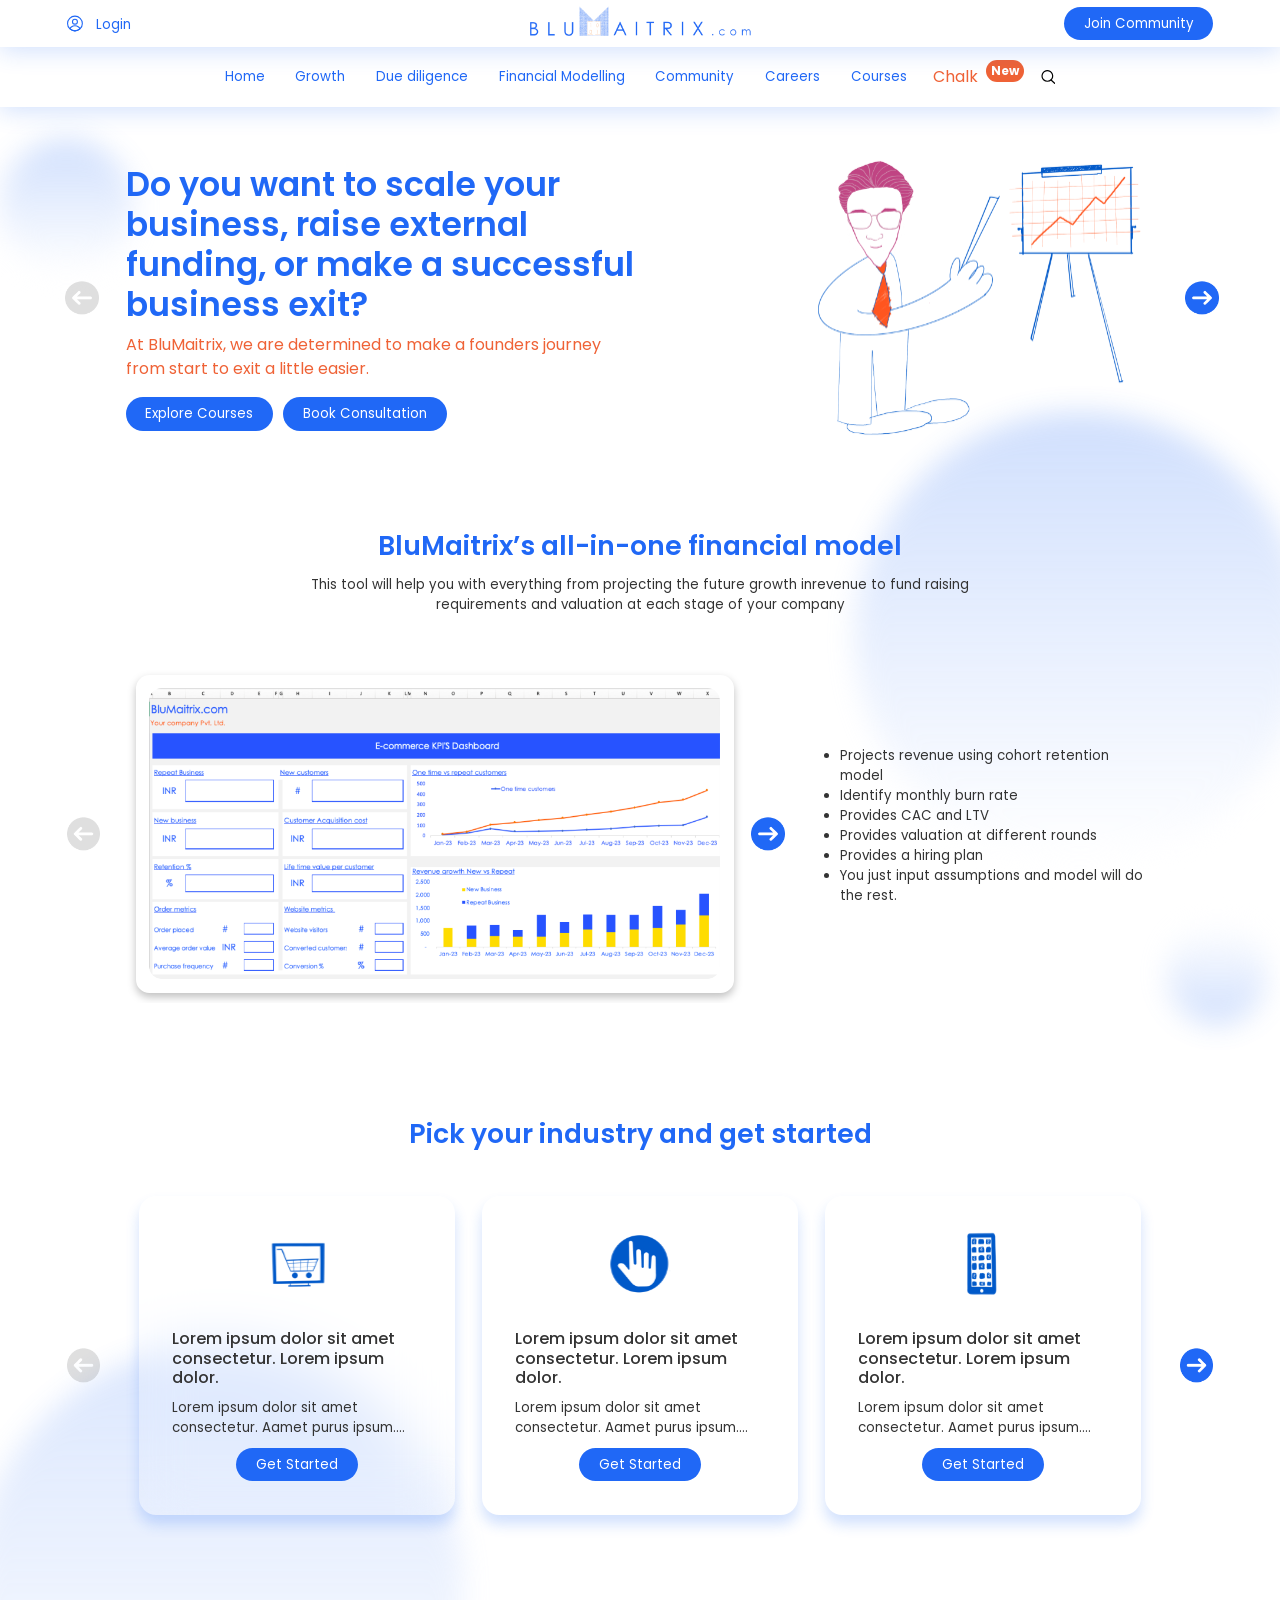
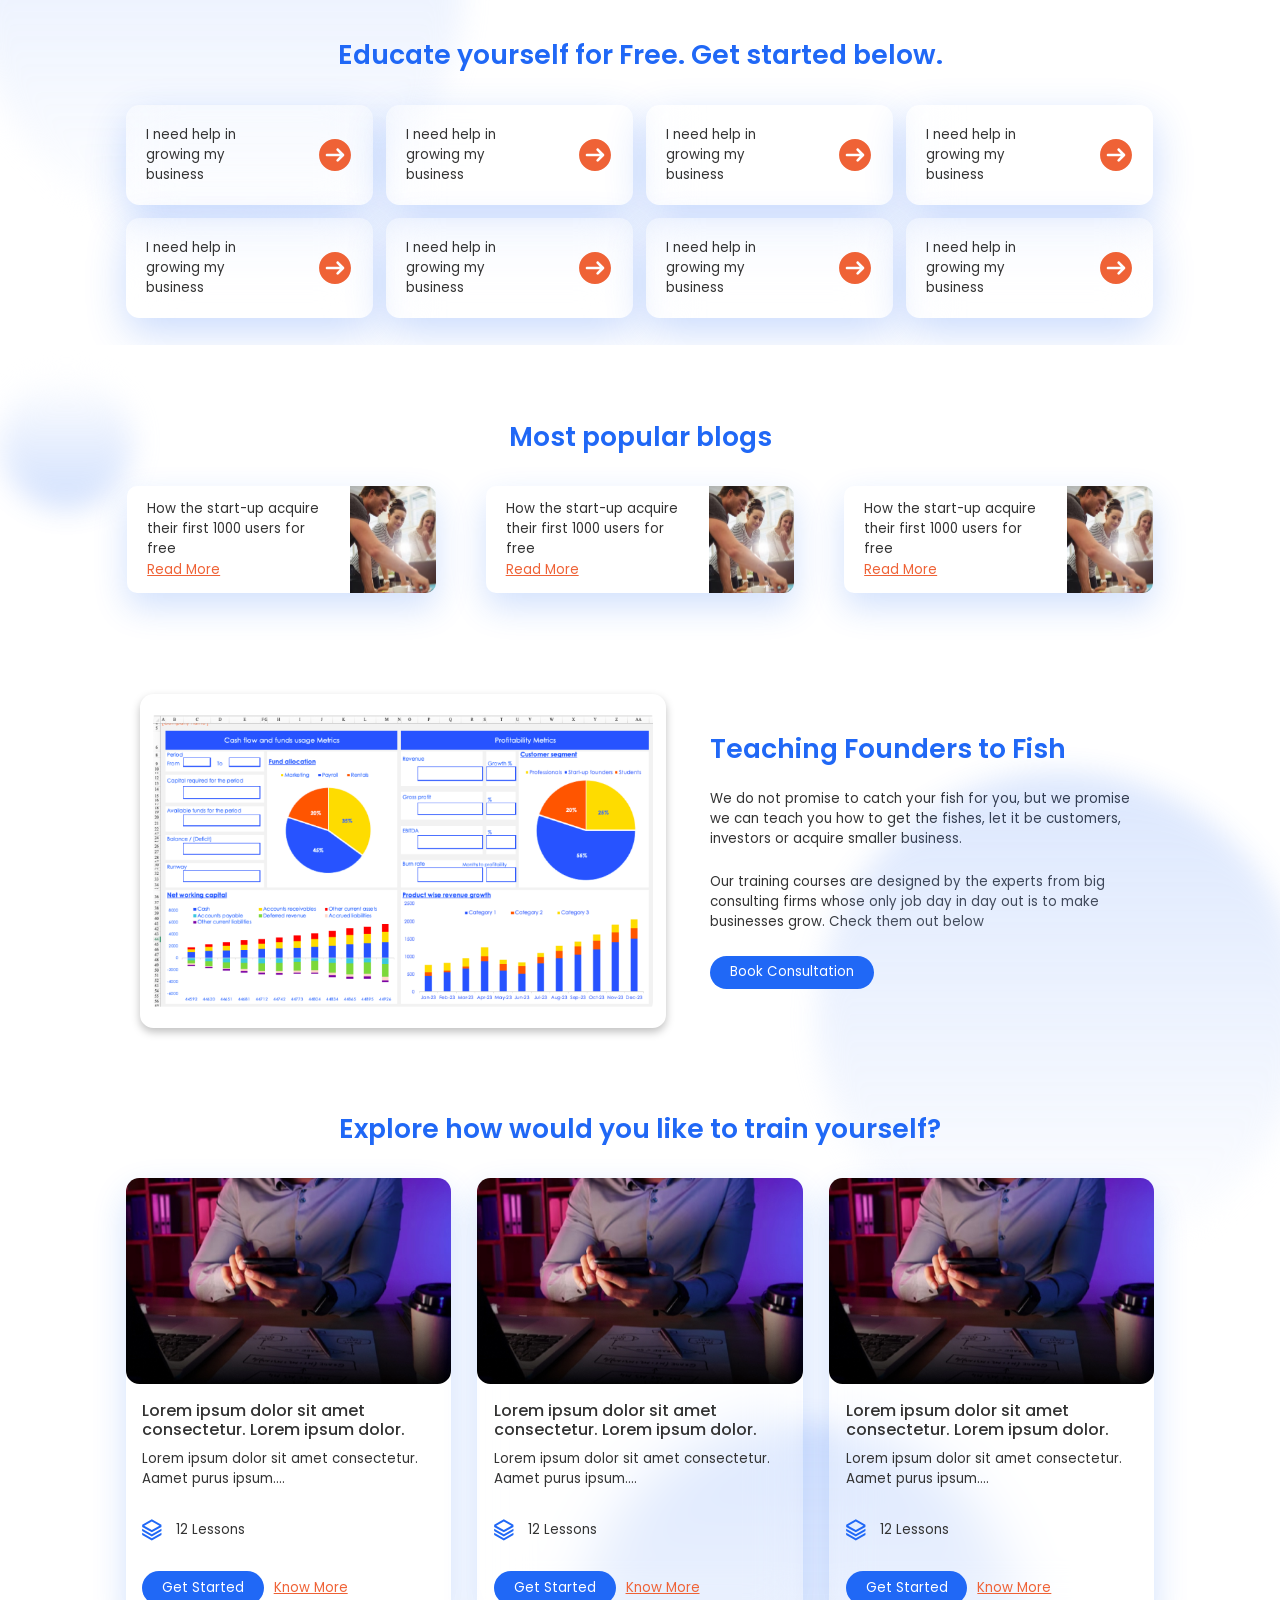
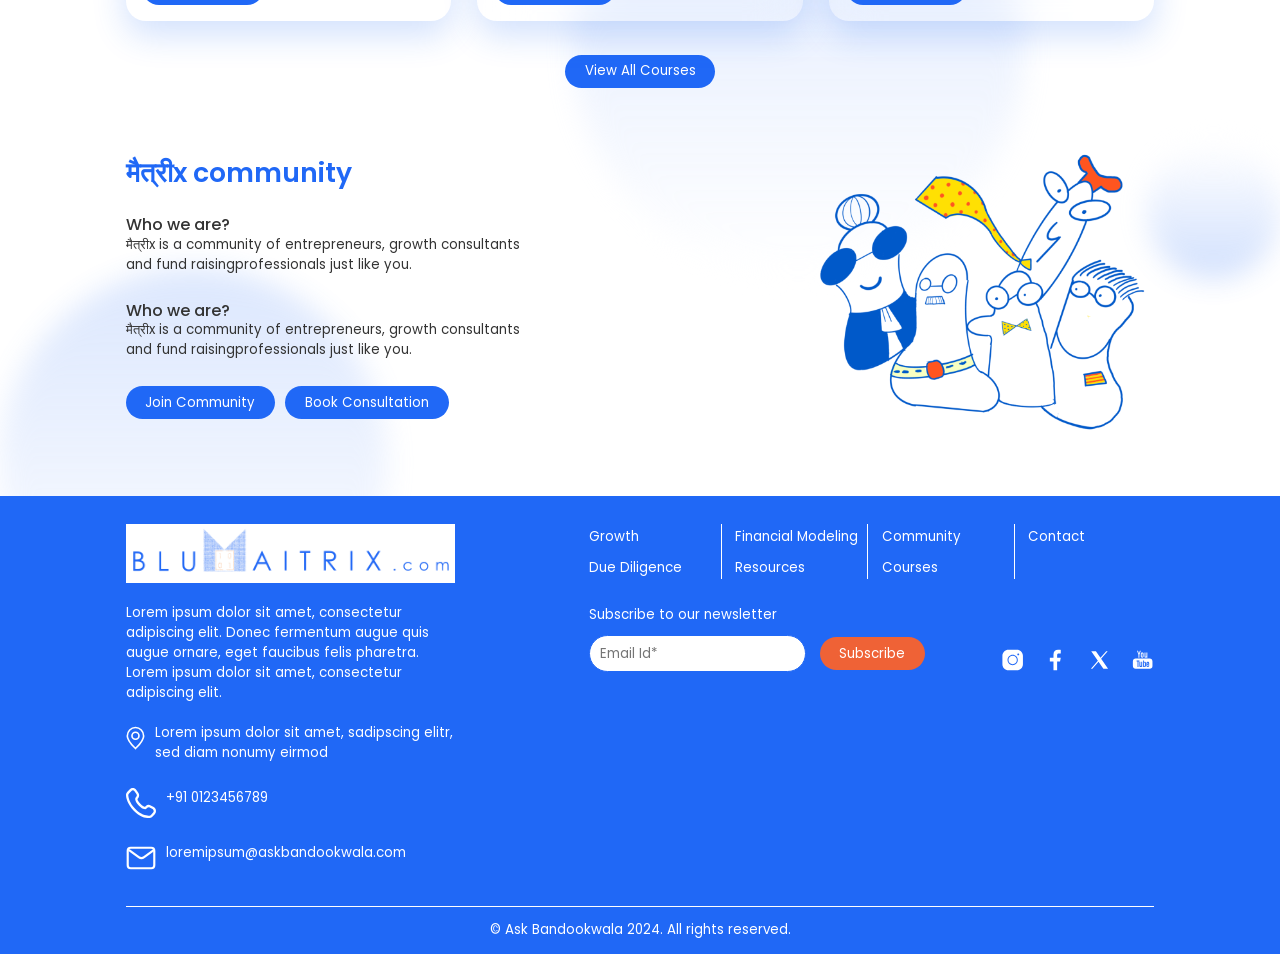
<file: index.html>
<!DOCTYPE html>

<html lang="en">
 
<head>
  <meta charset="UTF-8">

    <meta http-equiv="X-UA-Compatible" content="IE=edge">

    <meta name="viewport" content="width=device-width, initial-scale=1.0, maximum-scale=1.0, user-scalable=no">

    <title> </title>
   <link rel="stylesheet" href="css/bootstrap.min.css">
    <link rel="stylesheet" href="css/font-awesome.min.css" />
    <link rel="stylesheet" href="css/aos.css" />
    <link rel="stylesheet" href="css/fonts.css" />
    <link rel="stylesheet" type="text/css" href="css/slick.css">
    <link rel="stylesheet" type="text/css" href="css/slick-theme.css">
    <link rel="stylesheet" href="css/header-footer.css" />
    <link rel="stylesheet" href="css/home-page.css">
    <link rel="stylesheet" href="css/style.css">
<style>




</style>
</head>



<body class="head-fix">

 <header class="header">
  <div class="sticky">

       <div class="header-top-bar">
        <div class="wrapper">
          <div class="header-top-box">
        <div class="header-top-list  header-top-list1">
          <div class="header-top-left header-top-icon">
            <a href="javascript:void(0)">
            <svg class="header-top-login" width="29" height="29" viewBox="0 0 29 29" fill="none" xmlns="http://www.w3.org/2000/svg">
              <path d="M14.6646 15.625C14.5686 15.6113 14.4451 15.6113 14.3354 15.625C11.9207 15.5426 10 13.5639 10 11.1319C10 8.64484 12.003 6.625 14.5 6.625C16.9832 6.625 19 8.64484 19 11.1319C18.9863 13.5639 17.0793 15.5426 14.6646 15.625Z" stroke="#2068F6" stroke-width="2" stroke-linecap="round" stroke-linejoin="round"/>
              <path d="M23.5 24.4082C21.1232 26.6428 17.9718 28 14.5 28C11.0282 28 7.87685 26.6428 5.5 24.4082C5.63353 23.1196 6.43472 21.8583 7.8635 20.8713C11.5222 18.3762 17.5045 18.3762 21.1365 20.8713C22.5653 21.8583 23.3665 23.1196 23.5 24.4082Z" stroke="#2068F6" stroke-width="2" stroke-linecap="round" stroke-linejoin="round"/>
              <path d="M14.5 28C21.9558 28 28 21.9558 28 14.5C28 7.04415 21.9558 1 14.5 1C7.04415 1 1 7.04415 1 14.5C1 21.9558 7.04415 28 14.5 28Z" stroke="#2068F6" stroke-width="2" stroke-linecap="round" stroke-linejoin="round"/>
              </svg>
              </a>
              
             </div>
              <div class="header-top-left"> 
                 <a href="javascript:void(0)">Login</a>
              </div>
            
        </div>
        <div class="header-top-list2 header-top-list">
             <img src="images/logo.png" alt="" srcset="">
        </div>
        <div class="header-top-list3 header-top-list common-btn">
            <!-- <button class="theme-btn-primary" type="submit">Join Community</button> -->

            <button class="theme-btn-primary" type="submit">Join Community</button>
        </div>
      </div>
        </div>
       </div> 
      <nav class="navbar navbar-expand-lg navbar-light">

            <div class="container-fluid">

                 <div class="rightNav mobile">

                  <li><a href="#">Chalk<sup class="badge">New</sup></a></li>

                    <a href="#" class="language-link"><img src="images/search-icon-dark.svg" alt="" class="lang"></a>

                     <button class="navbar-toggler" type="button" data-bs-toggle="collapse"

                        data-bs-target="#navbarSupportedContent" aria-controls="navbarSupportedContent"

                        aria-expanded="false" aria-label="Toggle navigation">

             <div class="toggle animated-icon2">
                <div class="one"> </div>
                 <div class="two"></div>
                <div class="three"></div> 
            </div>

            



                    </button>

                </div>

                <div class="collapse navbar-collapse" id="navbarSupportedContent">

                   

                    <ul class="navbar-nav mb-2 mb-lg-0">

                        <li class="nav-item">

                            <a class="nav-link" aria-current="page" href="#">Home</a>

                        </li>

                        <li class="nav-item">

                            <a class="nav-link" href="#">Growth</a>

                        </li>

                        <li class="nav-item">

                            <a class="nav-link" href="#">Due diligence</a>

                        </li>

                        <li class="nav-item">

                            <a class="nav-link" href="#">Financial Modelling</a>

                        </li>

                        <li class="nav-item">

                            <a class="nav-link" href="#">Community</a>

                        </li>

                        <li class="nav-item">

                            <a class="nav-link" href="#">Careers</a>

                        </li>

                        <li class="nav-item">

                            <a class="nav-link" href="#">Courses</a>

                        </li>

                        

                    </ul>

               </div>

                <ul class="rightNav">
                    <li><a href="#">Chalk<sup class="badge">New</sup></a></li>
                     <li><a href="#"> 
                        <svg  width="28" height="28" viewBox="0 0 28 28" fill="none" xmlns="http://www.w3.org/2000/svg">
                            <path class="search"  fill-rule="evenodd" clip-rule="evenodd" d="M4.97368 19.2225C3.54907 17.8029 2.58282 16.0065 2.19477 14.056C1.80352 12.0999 2.00444 10.0751 2.77296 8.22866C3.53492 6.39261 4.83579 4.8172 6.5122 3.70026C9.91353 1.43325 14.3912 1.43325 17.7925 3.70026C19.469 4.8172 20.7699 6.39261 21.5317 8.22866C22.3003 10.0751 22.5013 12.0999 22.1099 14.056C21.722 16.0065 20.7557 17.8029 19.331 19.2225C17.4444 21.1119 14.8558 22.1775 12.1523 22.1775C9.44901 22.1775 6.86035 21.1119 4.97368 19.2225Z" stroke="black" stroke-width="2.25" stroke-linecap="round" stroke-linejoin="round"/>
                            <path class="search"  d="M19.2109 19.7832L26.0009 26.0002" stroke="black" stroke-width="2.25" stroke-linecap="round"/>
                            </svg>
                    </a></li>
 

                </ul>


   </div>



        </nav>
        

      </div>
      </div>
    </header>

<section class="banner-top banner-community">

  <div class="dot-small"></div>

  <div class="dot-large"></div>

  <div class="dot-small-bootom"></div>
   
    <section class="home-banner">
      <div class="wrapper"> 
        <div class="section-gap home-slider">
          
            <div> 
             
               <div class="banner-left home-itom">
                  <div class="common-heading home-conten">
                    <h1>Do you want to scale your business, raise external funding, or make a successful business exit?</h1>
                    <p>At BluMaitrix, we are determined to make a founders journey from start to exit a little easier.</p>

                    <div class="common-btn">
                      <a class="theme-btn-primary" href="javascript:void(0)">Explore Courses</a>
                      <a class="theme-btn-primary" href="javascript:void(0)">Book Consultation</a>
                    </div>
                  </div>

                  <div class="banner-right">
                    <div class="home-img">
                      <img src="images/home-page/home-banner.svg" alt="" srcset="">
                    </div>
                  </div>
                  
                </div>
             
         </div>

         <div> 
             
          <div class="banner-left home-itom">
             <div class="common-heading home-conten">
               <h1>Do you want to scale your business, raise external funding, or make a successful business exit?</h1>
               <p>At BluMaitrix, we are determined to make a founders journey from start to exit a little easier.</p>

               <div class="common-btn">
                 <a class="theme-btn-primary" href="javascript:void(0)">Explore Courses</a>
                 <a class="theme-btn-primary" href="javascript:void(0)">Book Consultation</a>
               </div>
             </div>

             <div class="banner-right">
               <div class="home-img">
                 <img src="images/home-page/home-banner.svg" alt="" srcset="">
               </div>
             </div>
             
           </div>
        
    </div>
     </div>

        </div>
      </div>
            
          
    </section>

    <section class="blumaitrix-section">
      <div class="wrapper"> 
        <div class="common-heading common-content common-top">
          <h2>BluMaitrix’s all-in-one financial model</h2>
          <p>This tool will help you with everything from projecting the future growth inrevenue to fund raising requirements and valuation at each stage of your company</p>
         
        </div>
  
        <div class="section-gap blumaitrix-row">
          <div class="blumaitrix-left">
            <div class="blumaitrix-slider">
              <div> 
                <div class="blumaitrix-box">
                  <img src="images/home-page/blumaitrix-map.svg" alt="" srcset="">
                </div>
              </div>
              <div> 
                <div class="blumaitrix-box">
                  <img src="images/home-page/blumaitrix-map.svg" alt="" srcset="">
                </div>
              </div>
              <div> 
                <div class="blumaitrix-box">
                  <img src="images/home-page/blumaitrix-map.svg" alt="" srcset="">
                </div>
              </div>
              <div> 
                <div class="blumaitrix-box">
                  <img src="images/home-page/blumaitrix-map.svg" alt="" srcset="">
                </div>
              </div>
              <div> 
                <div class="blumaitrix-box">
                  <img src="images/home-page/blumaitrix-map.svg" alt="" srcset="">
                </div>
              </div>
            </div>
          </div>
          <div class="ul-list blumaitrix-right">
            <ul>
              <li>Projects revenue using cohort retention model</li>
              <li>Identify monthly burn rate</li>
              <li>Provides CAC and LTV</li>
              <li>Provides valuation at different rounds</li>
              <li>Provides a hiring plan</li>
              <li>You just input assumptions and model will do the rest.</li>
            </ul>
          </div>
        </div>
       </div>
    </section>
  </section>
 

<section class="pick-educate">
  <section class="pick-section">
    <div class="wrapper"> 
    <div class="common-heading common-content common-top">
      <h2> Pick your industry and get started</h2>
    </div>

      <div class="section-gap pick-slider">
        <div> 
          <div class="common-heading pick-box">
          <div class="pick-img">
          <img src="images/home-page/pick-icon1.svg" alt="" srcset="">
          </div>
          <div class="common-content pick-conetnt">
            <h3>Lorem ipsum dolor sit amet consectetur. Lorem ipsum dolor.</h3>
            <p>Lorem ipsum dolor sit amet consectetur. Aamet purus ipsum....</p>

            <div class="common-btn pick-btn">
              <a class="theme-btn-primary" href="http://">Get Started</a>
              <!-- <a class="theme-btn-orange" href="http://">Know More</a> -->
            </div>
          </div>
          </div>
        </div>

        <div> 
          <div class="pick-slider-box">
          <div class="common-heading pick-box">
          <div class="pick-img">
          <img src="images/home-page/pick-icon2.svg" alt="" srcset="">
          </div>
          <div class="common-content pick-conetnt">
            <h3>Lorem ipsum dolor sit amet consectetur. Lorem ipsum dolor.</h3>
            <p>Lorem ipsum dolor sit amet consectetur. Aamet purus ipsum....</p>

            <div class="common-btn pick-btn">
              <a class="theme-btn-primary" href="http://">Get Started</a>
              <!-- <a class="theme-btn-orange" href="http://">Know More</a> -->
            </div>
          </div>
          </div>
        </div>
      </div>

        <div> 
          <div class="pick-slider-box">
          <div class="common-heading pick-box">
          <div class="pick-img">
          <img src="images/home-page/pick-icon3.svg" alt="" srcset="">
          </div>
          <div class="common-content pick-conetnt">
            <h3>Lorem ipsum dolor sit amet consectetur. Lorem ipsum dolor.</h3>
            <p>Lorem ipsum dolor sit amet consectetur. Aamet purus ipsum....</p>

            <div class=" common-btn pick-btn">
              <a class="theme-btn-primary" href="http://">Get Started</a>
              <!-- <a class="theme-btn-orange" href="http://">Know More</a> -->
            </div>
          </div>
          </div>
        </div>
      </div>

        <div> 
          <div class="pick-slider-box">
          <div class="common-heading pick-box">
          <div class="pick-img">
          <img src="images/home-page/pick-icon1.svg" alt="" srcset="">
          </div>
          <div class="common-content pick-conetnt">
            <h3>Lorem ipsum dolor sit amet consectetur. Lorem ipsum dolor.</h3>
            <p>Lorem ipsum dolor sit amet consectetur. Aamet purus ipsum....</p>

            <div class="common-btn pick-btn">
              <a class="theme-btn-primary" href="http://">Get Started</a>
              <!-- <a class="theme-btn-orange" href="http://">Know More</a> -->
            </div>
          </div>
          </div>
        </div>
        </div>
      
        
     
      
      </div>
     
    
    </div>
    <div class="dot-large"></div>
   
  </section>


  <section class="educate-section">
    <div class="wrapper">
      <div class="common-heading common-content common-top">
        <h2>Educate yourself for Free. Get started below.</h2>
      </div>

      <div class="section-gap educate-row">

        <div class="educate-list">
        <a href="javascript void(0)"> 
        <div class="educate-box">
           <div class="common-content educate-content">
              <p>I need help in
                growing my 
                business</p>
            </div>
            <div class="educate-img">
              <svg width="33" height="32" viewBox="0 0 33 32" fill="none" xmlns="http://www.w3.org/2000/svg">
                <path class="educate-icon" d="M16.1493 0C7.3528 0 0.194336 7.17731 0.194336 16C0.194336 24.8213 7.3528 32 16.1493 32C24.9471 32 32.1042 24.8213 32.1042 16C32.1042 7.17731 24.9471 0 16.1493 0ZM25.354 16.5093C25.2861 16.672 25.1891 16.82 25.0668 16.9426L19.7485 22.2759C19.4892 22.5359 19.1489 22.6666 18.8084 22.6666C18.4681 22.6666 18.129 22.5359 17.8684 22.2759C17.3499 21.7546 17.3499 20.9106 17.8684 20.3906L20.9171 17.3333H8.1718C7.43787 17.3333 6.84224 16.736 6.84224 16C6.84224 15.2627 7.43787 14.6667 8.1718 14.6667H20.9171L17.8684 11.6094C17.3499 11.0881 17.3499 10.2441 17.8684 9.72406C18.3883 9.20275 19.2299 9.20275 19.7484 9.72406L25.0667 15.0561C25.189 15.1788 25.2861 15.3268 25.3539 15.4908C25.4882 15.816 25.4882 16.1827 25.354 16.5093Z" fill="#EF6236"/>
                </svg>
            </div>
         
        </div>
      </a>
    </div>

    <div class="educate-list">
      <a href="javascript void(0)"> 
      <div class="common-content educate-box">
         <div class="common-content educate-content">
            <p>I need help in
              growing my 
              business</p>
          </div>
          <div class="educate-img">
            <svg width="33" height="32" viewBox="0 0 33 32" fill="none" xmlns="http://www.w3.org/2000/svg">
              <path class="educate-icon" d="M16.1493 0C7.3528 0 0.194336 7.17731 0.194336 16C0.194336 24.8213 7.3528 32 16.1493 32C24.9471 32 32.1042 24.8213 32.1042 16C32.1042 7.17731 24.9471 0 16.1493 0ZM25.354 16.5093C25.2861 16.672 25.1891 16.82 25.0668 16.9426L19.7485 22.2759C19.4892 22.5359 19.1489 22.6666 18.8084 22.6666C18.4681 22.6666 18.129 22.5359 17.8684 22.2759C17.3499 21.7546 17.3499 20.9106 17.8684 20.3906L20.9171 17.3333H8.1718C7.43787 17.3333 6.84224 16.736 6.84224 16C6.84224 15.2627 7.43787 14.6667 8.1718 14.6667H20.9171L17.8684 11.6094C17.3499 11.0881 17.3499 10.2441 17.8684 9.72406C18.3883 9.20275 19.2299 9.20275 19.7484 9.72406L25.0667 15.0561C25.189 15.1788 25.2861 15.3268 25.3539 15.4908C25.4882 15.816 25.4882 16.1827 25.354 16.5093Z" fill="#EF6236"/>
              </svg>
          </div>
       
      </div>
    </a>
  </div>

  <div class="educate-list">
    <a href="javascript void(0)"> 
    <div class="educate-box">
       <div class="common-content educate-content">
          <p>I need help in
            growing my 
            business</p>
        </div>
        <div class="educate-img">
          <svg width="33" height="32" viewBox="0 0 33 32" fill="none" xmlns="http://www.w3.org/2000/svg">
            <path class="educate-icon" d="M16.1493 0C7.3528 0 0.194336 7.17731 0.194336 16C0.194336 24.8213 7.3528 32 16.1493 32C24.9471 32 32.1042 24.8213 32.1042 16C32.1042 7.17731 24.9471 0 16.1493 0ZM25.354 16.5093C25.2861 16.672 25.1891 16.82 25.0668 16.9426L19.7485 22.2759C19.4892 22.5359 19.1489 22.6666 18.8084 22.6666C18.4681 22.6666 18.129 22.5359 17.8684 22.2759C17.3499 21.7546 17.3499 20.9106 17.8684 20.3906L20.9171 17.3333H8.1718C7.43787 17.3333 6.84224 16.736 6.84224 16C6.84224 15.2627 7.43787 14.6667 8.1718 14.6667H20.9171L17.8684 11.6094C17.3499 11.0881 17.3499 10.2441 17.8684 9.72406C18.3883 9.20275 19.2299 9.20275 19.7484 9.72406L25.0667 15.0561C25.189 15.1788 25.2861 15.3268 25.3539 15.4908C25.4882 15.816 25.4882 16.1827 25.354 16.5093Z" fill="#EF6236"/>
            </svg>
        </div>
     
    </div>
  </a>
</div>

<div class="educate-list">
  <a href="javascript void(0)"> 
  <div class="educate-box">
     <div class="common-content educate-content">
        <p>I need help in
          growing my 
          business</p>
      </div>
      <div class="educate-img">
        <svg width="33" height="32" viewBox="0 0 33 32" fill="none" xmlns="http://www.w3.org/2000/svg">
          <path class="educate-icon" d="M16.1493 0C7.3528 0 0.194336 7.17731 0.194336 16C0.194336 24.8213 7.3528 32 16.1493 32C24.9471 32 32.1042 24.8213 32.1042 16C32.1042 7.17731 24.9471 0 16.1493 0ZM25.354 16.5093C25.2861 16.672 25.1891 16.82 25.0668 16.9426L19.7485 22.2759C19.4892 22.5359 19.1489 22.6666 18.8084 22.6666C18.4681 22.6666 18.129 22.5359 17.8684 22.2759C17.3499 21.7546 17.3499 20.9106 17.8684 20.3906L20.9171 17.3333H8.1718C7.43787 17.3333 6.84224 16.736 6.84224 16C6.84224 15.2627 7.43787 14.6667 8.1718 14.6667H20.9171L17.8684 11.6094C17.3499 11.0881 17.3499 10.2441 17.8684 9.72406C18.3883 9.20275 19.2299 9.20275 19.7484 9.72406L25.0667 15.0561C25.189 15.1788 25.2861 15.3268 25.3539 15.4908C25.4882 15.816 25.4882 16.1827 25.354 16.5093Z" fill="#EF6236"/>
          </svg>
      </div>
   
  </div>
</a>
</div>

<div class="educate-list">
  <a href="javascript void(0)"> 
  <div class="educate-box">
     <div class="common-content educate-content">
        <p>I need help in
          growing my 
          business</p>
      </div>
      <div class="educate-img">
        <svg width="33" height="32" viewBox="0 0 33 32" fill="none" xmlns="http://www.w3.org/2000/svg">
          <path class="educate-icon" d="M16.1493 0C7.3528 0 0.194336 7.17731 0.194336 16C0.194336 24.8213 7.3528 32 16.1493 32C24.9471 32 32.1042 24.8213 32.1042 16C32.1042 7.17731 24.9471 0 16.1493 0ZM25.354 16.5093C25.2861 16.672 25.1891 16.82 25.0668 16.9426L19.7485 22.2759C19.4892 22.5359 19.1489 22.6666 18.8084 22.6666C18.4681 22.6666 18.129 22.5359 17.8684 22.2759C17.3499 21.7546 17.3499 20.9106 17.8684 20.3906L20.9171 17.3333H8.1718C7.43787 17.3333 6.84224 16.736 6.84224 16C6.84224 15.2627 7.43787 14.6667 8.1718 14.6667H20.9171L17.8684 11.6094C17.3499 11.0881 17.3499 10.2441 17.8684 9.72406C18.3883 9.20275 19.2299 9.20275 19.7484 9.72406L25.0667 15.0561C25.189 15.1788 25.2861 15.3268 25.3539 15.4908C25.4882 15.816 25.4882 16.1827 25.354 16.5093Z" fill="#EF6236"/>
          </svg>
      </div>
   
  </div>
</a>
</div>

<div class="educate-list">
  <a href="javascript void(0)"> 
  <div class="educate-box">
     <div class="common-content educate-content">
        <p>I need help in
          growing my 
          business</p>
      </div>
      <div class="educate-img">
        <svg width="33" height="32" viewBox="0 0 33 32" fill="none" xmlns="http://www.w3.org/2000/svg">
          <path class="educate-icon" d="M16.1493 0C7.3528 0 0.194336 7.17731 0.194336 16C0.194336 24.8213 7.3528 32 16.1493 32C24.9471 32 32.1042 24.8213 32.1042 16C32.1042 7.17731 24.9471 0 16.1493 0ZM25.354 16.5093C25.2861 16.672 25.1891 16.82 25.0668 16.9426L19.7485 22.2759C19.4892 22.5359 19.1489 22.6666 18.8084 22.6666C18.4681 22.6666 18.129 22.5359 17.8684 22.2759C17.3499 21.7546 17.3499 20.9106 17.8684 20.3906L20.9171 17.3333H8.1718C7.43787 17.3333 6.84224 16.736 6.84224 16C6.84224 15.2627 7.43787 14.6667 8.1718 14.6667H20.9171L17.8684 11.6094C17.3499 11.0881 17.3499 10.2441 17.8684 9.72406C18.3883 9.20275 19.2299 9.20275 19.7484 9.72406L25.0667 15.0561C25.189 15.1788 25.2861 15.3268 25.3539 15.4908C25.4882 15.816 25.4882 16.1827 25.354 16.5093Z" fill="#EF6236"/>
          </svg>
      </div>
   
  </div>
</a>
</div>

<div class="educate-list">
  <a href="javascript void(0)"> 
  <div class="educate-box">
     <div class="common-content educate-content">
        <p>I need help in
          growing my 
          business</p>
      </div>
      <div class="educate-img">
        <svg width="33" height="32" viewBox="0 0 33 32" fill="none" xmlns="http://www.w3.org/2000/svg">
          <path class="educate-icon" d="M16.1493 0C7.3528 0 0.194336 7.17731 0.194336 16C0.194336 24.8213 7.3528 32 16.1493 32C24.9471 32 32.1042 24.8213 32.1042 16C32.1042 7.17731 24.9471 0 16.1493 0ZM25.354 16.5093C25.2861 16.672 25.1891 16.82 25.0668 16.9426L19.7485 22.2759C19.4892 22.5359 19.1489 22.6666 18.8084 22.6666C18.4681 22.6666 18.129 22.5359 17.8684 22.2759C17.3499 21.7546 17.3499 20.9106 17.8684 20.3906L20.9171 17.3333H8.1718C7.43787 17.3333 6.84224 16.736 6.84224 16C6.84224 15.2627 7.43787 14.6667 8.1718 14.6667H20.9171L17.8684 11.6094C17.3499 11.0881 17.3499 10.2441 17.8684 9.72406C18.3883 9.20275 19.2299 9.20275 19.7484 9.72406L25.0667 15.0561C25.189 15.1788 25.2861 15.3268 25.3539 15.4908C25.4882 15.816 25.4882 16.1827 25.354 16.5093Z" fill="#EF6236"/>
          </svg>
      </div>
   
  </div>
</a>
</div>

<div class="educate-list">
  <a href="javascript void(0)"> 
  <div class="educate-box">
     <div class="common-content educate-content">
        <p>I need help in
          growing my 
          business</p>
      </div>
      <div class="educate-img">
        <svg width="33" height="32" viewBox="0 0 33 32" fill="none" xmlns="http://www.w3.org/2000/svg">
          <path class="educate-icon" d="M16.1493 0C7.3528 0 0.194336 7.17731 0.194336 16C0.194336 24.8213 7.3528 32 16.1493 32C24.9471 32 32.1042 24.8213 32.1042 16C32.1042 7.17731 24.9471 0 16.1493 0ZM25.354 16.5093C25.2861 16.672 25.1891 16.82 25.0668 16.9426L19.7485 22.2759C19.4892 22.5359 19.1489 22.6666 18.8084 22.6666C18.4681 22.6666 18.129 22.5359 17.8684 22.2759C17.3499 21.7546 17.3499 20.9106 17.8684 20.3906L20.9171 17.3333H8.1718C7.43787 17.3333 6.84224 16.736 6.84224 16C6.84224 15.2627 7.43787 14.6667 8.1718 14.6667H20.9171L17.8684 11.6094C17.3499 11.0881 17.3499 10.2441 17.8684 9.72406C18.3883 9.20275 19.2299 9.20275 19.7484 9.72406L25.0667 15.0561C25.189 15.1788 25.2861 15.3268 25.3539 15.4908C25.4882 15.816 25.4882 16.1827 25.354 16.5093Z" fill="#EF6236"/>
          </svg>
      </div>
   
  </div>
</a>
</div>
        


     

 

      

        
 

         
      </div>
      
    </div>
    
  </section>

</section>




<section class="most-section">
  <div class="wrapper">
    <div class="dot-small"></div>
    <div class="common-heading common-content common-top">
      <h2>Most popular blogs</h2>
    </div>

    <div class="section-gap most-row">
      <div class="most-box">
        <div class="common-content most-content">
          <p>How the start-up acquire their first 1000 users for free</p>
          <a href="http://"></a>
          <div class="common-btn">
             <a class="theme-btn-orange" href="http://" tabindex="0">Read More</a>
          </div>
        </div>
        <div class="most-img">
          <img src="images/home-page/most-img.svg" alt="" srcset="">
        </div>
      </div>

      <div class="most-box">
        <div class="common-content most-content">
          <p>How the start-up acquire their first 1000 users for free</p>
          <div class="common-btn">
            <a class="theme-btn-orange" href="http://" tabindex="0">Read More</a>
         </div>
        </div>
        <div class="most-img">
          <img src="images/home-page/most-img.svg" alt="" srcset="">
        </div>
      </div>

      <div class="most-box">
        <div class="common-content most-content">
          <p>How the start-up acquire their first 1000 users for free</p>
          <div class="common-btn">
            <a class="theme-btn-orange" href="http://" tabindex="0">Read More</a>
         </div>
        </div>
        <div class="most-img">
          <img src="images/home-page/most-img.svg" alt="" srcset="">
        </div>
      </div>
    </div>
   
  </div>
 
   

</section>
  

<section class="teaching-explore">
  <div class="dot-small"></div>

 

  <section class="teaching-section">
    <div class="dot-large"></div>
    <div class="wrapper">
      <div class="section-gap teaching-row">
  
        <div class="teaching-left">
          <div class="teaching-box">
            <img src="images/home-page/teaching-img.png" alt="" srcset="">
          </div>
        </div>
  
        <div class="common-heading common-content teaching-right">
          <h2>Teaching Founders to Fish</h2>
          <p>We do not promise to catch your fish for you, but we promise we can teach you how to get the fishes, let it be customers, investors or acquire smaller business.</p>
         <p>Our training courses are designed by the experts from big consulting firms whose only job day in day out is to make businesses grow. Check them out below</p>
  
         <div class="pick-btn common-btn">
          <!-- <a class="theme-btn-primary" href="http://" tabindex="0">Join Community</a> -->
          <a class="theme-btn-primary" href="http://" tabindex="0">Book Consultation</a>
          
        </div>
  
    </div>
  
      </div>
  </div>
  
    </section>
  
    
  <section class="explore-section">
    <div class="dot-large"></div>
    <div class="wrapper">
      <div class="common-heading common-content common-top">
        <h2>Explore how would you like to train yourself?</h2>
      </div>
     
      <div class="section-gap explore-row">
       
          
              <div class="explore-box">
              <div class="explore-img">
                <img src="images/home-page/explore.jpg" alt="" srcset="">
              </div>
              <div class="common-heading common-content explore-content">
                <h3>Lorem ipsum dolor sit amet consectetur. Lorem ipsum dolor.</h3>
                <p>Lorem ipsum dolor sit amet consectetur. Aamet purus ipsum....</p>

              <p class="explore-icon">
                <svg width="27" height="30" viewBox="0 0 27 30" fill="none" xmlns="http://www.w3.org/2000/svg">
                <path fill-rule="evenodd" clip-rule="evenodd" d="M26.2477 7.74448L13.2367 0.494293L0.225586 7.74449V10.8517L13.2367 18.1018L26.2477 10.8517V7.74448ZM3.01367 9.2981L13.2367 3.60151L23.4596 9.2981L13.2367 14.9947L3.01367 9.2981Z" fill="#2068F6"/>
                <path d="M26.2477 18.7548V21.8621L13.2367 29.1122L0.225586 21.8621V18.7548L13.2367 26.0051L26.2477 18.7548Z" fill="#2068F6"/>
                <path d="M26.2477 13.3687V16.4761L13.2367 23.7262L0.225586 16.4761V13.3687L13.2367 20.619L26.2477 13.3687Z" fill="#2068F6"/>
                </svg>
                <span>12 Lessons</span>
                </p>
                

                <div class="common-btn">
                  <a class="theme-btn-primary" href="http://" tabindex="0">Get Started</a>
                  <a class="theme-btn-orange" href="http://" tabindex="0">Know More</a>
                </div>
              </div>
            
           </div>
 
            <div class="explore-box">
            <div class="explore-img">
              <img src="images/home-page/explore.jpg" alt="" srcset="">
            </div>
            <div class="common-heading common-content explore-content">
              <h3>Lorem ipsum dolor sit amet consectetur. Lorem ipsum dolor.</h3>
              <p>Lorem ipsum dolor sit amet consectetur. Aamet purus ipsum....</p>
              <p class="explore-icon">
                <svg width="27" height="30" viewBox="0 0 27 30" fill="none" xmlns="http://www.w3.org/2000/svg">
                <path fill-rule="evenodd" clip-rule="evenodd" d="M26.2477 7.74448L13.2367 0.494293L0.225586 7.74449V10.8517L13.2367 18.1018L26.2477 10.8517V7.74448ZM3.01367 9.2981L13.2367 3.60151L23.4596 9.2981L13.2367 14.9947L3.01367 9.2981Z" fill="#2068F6"/>
                <path d="M26.2477 18.7548V21.8621L13.2367 29.1122L0.225586 21.8621V18.7548L13.2367 26.0051L26.2477 18.7548Z" fill="#2068F6"/>
                <path d="M26.2477 13.3687V16.4761L13.2367 23.7262L0.225586 16.4761V13.3687L13.2367 20.619L26.2477 13.3687Z" fill="#2068F6"/>
                </svg>
                <span>12 Lessons</span>
                </p>

              <div class="common-btn">
                <a class="theme-btn-primary" href="http://" tabindex="0">Get Started</a>
                <a class="theme-btn-orange" href="http://" tabindex="0">Know More</a>
              </div>
            </div>
          </div>
        

     
          <div class="explore-box">
          <div class="explore-img">
            <img src="images/home-page/explore.jpg" alt="" srcset="">
          </div>
          <div class="common-heading common-content explore-content">
            <h3>Lorem ipsum dolor sit amet consectetur. Lorem ipsum dolor.</h3>
            <p>Lorem ipsum dolor sit amet consectetur. Aamet purus ipsum....</p>

            <p class="explore-icon">
              <svg width="27" height="30" viewBox="0 0 27 30" fill="none" xmlns="http://www.w3.org/2000/svg">
              <path fill-rule="evenodd" clip-rule="evenodd" d="M26.2477 7.74448L13.2367 0.494293L0.225586 7.74449V10.8517L13.2367 18.1018L26.2477 10.8517V7.74448ZM3.01367 9.2981L13.2367 3.60151L23.4596 9.2981L13.2367 14.9947L3.01367 9.2981Z" fill="#2068F6"/>
              <path d="M26.2477 18.7548V21.8621L13.2367 29.1122L0.225586 21.8621V18.7548L13.2367 26.0051L26.2477 18.7548Z" fill="#2068F6"/>
              <path d="M26.2477 13.3687V16.4761L13.2367 23.7262L0.225586 16.4761V13.3687L13.2367 20.619L26.2477 13.3687Z" fill="#2068F6"/>
              </svg>
              <span>12 Lessons</span>
              </p>

            <div class="common-btn">
              <a class="theme-btn-primary" href="http://" tabindex="0">Get Started</a>
              <a class="theme-btn-orange" href="http://" tabindex="0">Know More</a>
            </div>
          </div>
       
       </div>
           

           


         
  
          
          </div>


           
            <div class=" common-btn bottob-btn">
               <button class="theme-btn-primary">View All Courses</button>
            </div>
           
        </div>
      </div>
    
  </section>



  <section class="community-section">
    <div class=" common-heading common-content community-row">
      <div class="wrapper">

  <div class="section-gap community-row">
          <div class="community-left">
            <h2> मैत्रीx community</h2>
            <div class="community-box">
              <div class="community-list">
                <h3>Who we are?</h3>
                <p>मैत्रीx is a community of entrepreneurs, growth consultants and fund raisingprofessionals just like you.</p>
              </div>
    
              <div class="community-list">
                <h3>Who we are?</h3>
                <p>मैत्रीx is a community of entrepreneurs, growth consultants and fund raisingprofessionals just like you.</p>
              </div>
            </div>
            <div class="pick-btn common-btn">
              <a class="theme-btn-primary" href="http://" tabindex="0">Join Community</a>
              <a class="theme-btn-primary" href="http://" tabindex="0">Book Consultation</a>
              
            </div>
          </div>

          <div class="community-right">
            <div class="community-img">
              <img src="images/home-page/community.png" alt="" srcset="">
            </div>
          </div>
          
        </div>
        </div>
      </div>
    </div>
    <div class="dot-large"></div>
    <div class="dot-small"></div>
  </section>


</section>


 


    
    <footer class="footer">
        <div class="wrapper">
          <div class="section-gap footer-top">
            <div class="boxWrap">
              <div class="box-left">
                <a href="#" class="brand-logo">
                  <img src="images/logo.png" alt="" srcset="">
                </a>
                <p>Lorem ipsum dolor sit amet, consectetur adipiscing elit. Donec fermentum augue quis augue ornare, eget
                  faucibus felis pharetra. Lorem ipsum dolor sit amet, consectetur adipiscing elit.</p>
                <ul class="footer-links">
                  <li><svg width="30" height="30" viewBox="0 0 29 36" fill="none" xmlns="http://www.w3.org/2000/svg">
                    <path class="Icon_material-call" d="M14.4931 34.125C20.7396 27.7 26.9861 21.9468 26.9861 14.85C26.9861 7.75314 21.3928 2 14.4931 2C7.59334 2 2 7.75314 2 14.85C2 21.9468 8.24653 27.7 14.4931 34.125Z" stroke="white" stroke-width="2.5" stroke-linecap="round" stroke-linejoin="round"/>
                    <path class="Icon_material-call" d="M14.4928 19.847C17.4499 19.847 19.847 17.4499 19.847 14.4928C19.847 11.5358 17.4499 9.13867 14.4928 9.13867C11.5357 9.13867 9.13867 11.5358 9.13867 14.4928C9.13867 17.4499 11.5357 19.847 14.4928 19.847Z" stroke="white" stroke-width="2.5" stroke-linecap="round" stroke-linejoin="round"/>
                    </svg>
                     <a href="#!">Lorem ipsum dolor sit amet, sadipscing elitr, sed diam nonumy eirmod</a>
                  </li>
                  <li>
                    <svg width="30" height="30" viewBox="0 0 33 33" fill="none" xmlns="http://www.w3.org/2000/svg">
                      <path class="Icon_material-call" fill-rule="evenodd" clip-rule="evenodd" d="M11.3985 2.07705C9.68322 -0.348932 6.25096 -0.758238 4.17596 1.42636L1.5198 4.22282C0.612993 5.1775 -0.0762103 6.50371 0.00677773 8.04987C0.174734 11.1792 1.50345 17.5842 8.49782 24.9481C15.9935 32.8396 23.1434 33.2364 26.2299 32.9316C27.494 32.8069 28.5171 32.1327 29.2675 31.3427L31.6713 28.8118C33.8797 26.4868 33.2365 22.596 30.4732 21.0054L27.2402 19.1446C25.3812 18.0746 23.0759 18.3812 21.5972 19.9381L20.9057 20.6661C20.8566 20.6834 20.703 20.7249 20.409 20.6771C19.7279 20.5665 18.2579 19.965 15.8344 17.4136C13.4184 14.87 12.8233 13.3035 12.7103 12.5326C12.6558 12.1607 12.7112 11.9648 12.7331 11.9033L12.7367 11.8935L13.1512 11.4572C14.7884 9.73336 14.9043 7.03562 13.5324 5.09516L11.3985 2.07705ZM6.01642 3.17451C6.9012 2.24303 8.45879 2.3162 9.32582 3.54248L11.4597 6.5606C12.1741 7.57098 12.0646 8.91529 11.3106 9.70906L10.8252 10.2201L11.7249 11.0746C10.8252 10.2201 10.8229 10.2225 10.8229 10.2225L10.8205 10.2251L10.8156 10.2303L10.8053 10.2416L10.7827 10.2669C10.7669 10.2851 10.7495 10.306 10.7309 10.3295C10.6937 10.3765 10.6516 10.4342 10.6075 10.5032C10.5189 10.6416 10.4229 10.8238 10.3416 11.0523C10.1763 11.5169 10.0862 12.1322 10.1988 12.9006C10.42 14.4104 11.4092 16.4406 13.9939 19.1617C16.5709 21.8749 18.5173 22.9415 20.0022 23.1827C20.7641 23.3064 21.3809 23.2076 21.848 23.0233C22.0763 22.9332 22.257 22.8275 22.3925 22.7314C22.4601 22.6835 22.5164 22.638 22.5619 22.598C22.5846 22.578 22.6047 22.5596 22.6222 22.5427L22.6464 22.5188L22.6572 22.5078L22.6621 22.5026L22.6646 22.5002C22.6646 22.5002 22.6668 22.4977 21.7749 21.6503L22.667 22.4977L23.4377 21.6862C24.0899 20.9995 25.1062 20.8452 25.9738 21.3446L29.2069 23.2055C30.5961 24.005 30.8678 25.9719 29.8308 27.0637L27.427 29.5946C26.9547 30.0917 26.4607 30.3582 25.9804 30.4056C23.5521 30.6452 17.2159 30.4408 10.3383 23.1998C3.77891 16.294 2.67864 10.4688 2.5415 7.91383C2.50523 7.2381 2.79947 6.56138 3.36026 5.97097L6.01642 3.17451Z" fill="white"/>
                      </svg>
                      
                      
                     <a href="tel:+0123456789">+91 0123456789</a>
                  </li>
                  <li>
                    <svg width="30" height="30" viewBox="0 0 35 28" fill="none" xmlns="http://www.w3.org/2000/svg">
                      <path class="Icon_material-call" d="M4 5.00009L14.85 12.9714C16.7167 14.3429 19.2833 14.3429 21.15 12.9714L32 5" stroke="#fff" stroke-width="2.5" stroke-linecap="round" stroke-linejoin="round"/>
                      <path class="Icon_material-call" d="M29.5556 2H5.44444C3.54213 2 2 3.53502 2 5.42857V22.5714C2 24.465 3.54213 26 5.44444 26H29.5556C31.4579 26 33 24.465 33 22.5714V5.42857C33 3.53502 31.4579 2 29.5556 2Z" stroke="#fff" stroke-width="2.5" stroke-linecap="round"/>
                      </svg>
                      
                      
                   <a href="loremipsum@askbandookwala.com">loremipsum@askbandookwala.com</a>
                </li>
                </ul>
                <a href="#" class="contact-btn desktop-hide">Contact Us</a>
              </div>
              <div class="box-right">
                <div class="box-right-top">
                  <ul class="footer-links">
                    <li><a href="#">Growth</a></li>
                    <li><a href="#">Due Diligence</a></li>
                    
                  </ul>
                  <ul class="footer-links">
                    <li><a href="#">Financial Modeling</a></li>
                    <li><a href="#">Resources</a></li>
                   
                  </ul>
                  <ul class="footer-links">
                    <li><a href="#">Community</a></li>
                    <li><a href="#">Courses</a></li>
                     
                  </ul>

                  <ul class="footer-links">
                    <li><a href="#">Contact</a></li>
                      
                  </ul>
                </div>
                <div class="box-right-search">
                    <p>Subscribe to our newsletter</p>
                  <div  class="box-right">
                 <form class="search-form">
                    <input type="text" placeholder="Email Id*" name="search2">
                    <div class="common-btn">
                      <button class="theme-btn-orange-fill" type="submit">Subscribe</button>
                    </div>
                  </form>
                </div>

                  <div class="social-media-footer">
                    <ul>
                      <li>
                        <a href="javascript:void(0)">
                            <svg xmlns="http://www.w3.org/2000/svg" viewBox="0 0 50 50" width="50px" height="50px">
                              <path d="M 16 3 C 8.83 3 3 8.83 3 16 L 3 34 C 3 41.17 8.83 47 16 47 L 34 47 C 41.17 47 47 41.17 47 34 L 47 16 C 47 8.83 41.17 3 34 3 L 16 3 z M 37 11 C 38.1 11 39 11.9 39 13 C 39 14.1 38.1 15 37 15 C 35.9 15 35 14.1 35 13 C 35 11.9 35.9 11 37 11 z M 25 14 C 31.07 14 36 18.93 36 25 C 36 31.07 31.07 36 25 36 C 18.93 36 14 31.07 14 25 C 14 18.93 18.93 14 25 14 z M 25 16 C 20.04 16 16 20.04 16 25 C 16 29.96 20.04 34 25 34 C 29.96 34 34 29.96 34 25 C 34 20.04 29.96 16 25 16 z">
                              </path>
                            </svg>
                        </a>
                      </li>
                      <li>
                        <a href="javascript:void(0)">
                          <svg xmlns="http://www.w3.org/2000/svg" viewBox="0 0 32 32" width="50px" height="50px">
                            <path d="M 19.253906 2 C 15.311906 2 13 4.0821719 13 8.8261719 L 13 13 L 8 13 L 8 18 L 13 18 L 13 30 L 18 30 L 18 18 L 22 18 L 23 13 L 18 13 L 18 9.671875 C 18 7.884875 18.582766 7 20.259766 7 L 23 7 L 23 2.2050781 C 22.526 2.1410781 21.144906 2 19.253906 2 z">
                            </path>
                          </svg>
                        </a>
                      </li>
                      <li>
                        <a href="javascript:void(0)">
                          <svg xmlns="http://www.w3.org/2000/svg" viewBox="0 0 50 50" width="50px" height="50px">
                            <path d="M 6.9199219 6 L 21.136719 26.726562 L 6.2285156 44 L 9.40625 44 L 22.544922 28.777344 L 32.986328 44 L 43 44 L 28.123047 22.3125 L 42.203125 6 L 39.027344 6 L 26.716797 20.261719 L 16.933594 6 L 6.9199219 6 z">
                            </path>
                          </svg>
                        </a>
                      </li>
                      <li>
                        <a href="javascript:void(0)">
                          <svg xmlns="http://www.w3.org/2000/svg" viewBox="0 0 50 50" width="50px" height="50px">
                            <path fill-rule="evenodd" d="M 13 5 L 16 14 L 16 20 L 18 20 L 18 14 L 21 5 L 19 5 L 17 11 L 15 5 Z M 24 9 C 22.933594 9 22.410156 9.167969 21.757813 9.703125 C 21.132813 10.230469 20.960938 10.636719 21 12 L 21 17 C 21 17.996094 21.164063 18.652344 21.765625 19.234375 C 22.390625 19.816406 22.980469 20 24 20 C 25.066406 20 25.648438 19.816406 26.25 19.234375 C 26.875 18.675781 27 17.996094 27 17 L 27 12 C 27 11.117188 26.84375 10.28125 26.238281 9.722656 C 25.613281 9.148438 24.96875 9 24 9 Z M 29 9 L 29 18 C 29 18.972656 29.980469 20 31 20 C 32.019531 20 32.558594 19.488281 33 19 L 33 20 L 35 20 L 35 9 L 33 9 L 33 17 C 32.988281 17.683594 32.183594 18 32 18 C 31.792969 18 31 17.957031 31 17 L 31 9 Z M 24 11 C 24.300781 11 25 10.996094 25 12 L 25 17 C 25 17.96875 24.324219 18 24 18 C 23.699219 18 23 17.988281 23 17 L 23 12 C 23 11.183594 23.433594 11 24 11 Z M 10 22 C 6.40625 22 4 24.382813 4 28 L 4 37.5 C 4 41.117188 6.40625 44 10 44 L 40 44 C 43.59375 44 46 41.617188 46 38 L 46 28 C 46 24.382813 43.59375 22 40 22 Z M 12 26 L 18 26 L 18 28 L 16 28 L 16 40 L 14 40 L 14 28 L 12 28 Z M 26 26 L 28 26 L 28 30 C 28.230469 29.640625 28.574219 29.355469 28.902344 29.195313 C 29.222656 29.03125 29.546875 28.9375 29.875 28.9375 C 30.523438 28.9375 31.03125 29.171875 31.378906 29.609375 C 31.726563 30.050781 32 30.636719 32 31.5 L 32 37.5 C 32 38.242188 31.75 38.703125 31.421875 39.097656 C 31.101563 39.492188 30.621094 39.992188 30 40 C 28.949219 40.011719 28.386719 39.449219 28 39 L 28 40 L 26 40 Z M 18 29 L 20 29 L 20 37 C 20 37.230469 20.269531 38.007813 21 38 C 21.8125 37.992188 21.820313 37.234375 22 37 L 22 29 L 24 29 L 24 40 L 22 40 L 22 39 C 21.628906 39.4375 21.4375 39.574219 21.019531 39.78125 C 20.605469 40.015625 20.183594 40 19.792969 40 C 19.308594 40 18.757813 39.5625 18.5 39.234375 C 18.269531 38.933594 18 38.625 18 38 Z M 36.199219 29 C 37.148438 29 37.816406 29.203125 38.320313 29.734375 C 38.835938 30.265625 39 30.886719 39 31.886719 L 39 35 L 35 35 L 35 36.546875 C 35 37.105469 35.074219 37.460938 35.21875 37.671875 C 35.355469 37.902344 35.632813 38.003906 36 38 C 36.40625 37.996094 36.664063 37.914063 36.800781 37.730469 C 36.941406 37.566406 37 37.101563 37 36.5 L 37 36 L 39 36 L 39 36.59375 C 39 37.683594 38.914063 38.496094 38.375 39.027344 C 37.867188 39.585938 37.074219 39.84375 36.035156 39.84375 C 35.085938 39.84375 34.34375 39.5625 33.8125 38.984375 C 33.28125 38.40625 33.003906 37.613281 33.003906 36.59375 L 33.003906 31.886719 C 33.003906 30.980469 33.320313 30.308594 33.902344 29.710938 C 34.371094 29.230469 35.25 29 36.199219 29 Z M 29 30.5 C 28.449219 30.5 28.007813 30.996094 28 31.5 L 28 37.5 C 28.007813 37.789063 28.449219 38 29 38 C 29.550781 38 30 37.574219 30 37.023438 L 30 32 C 30 31 29.550781 30.5 29 30.5 Z M 36 31 C 35.449219 31 35.007813 31.464844 35 32 L 35 33 L 37 33 L 37 32 C 37 31.386719 36.550781 31 36 31 Z">
                            </path>
                          </svg>
                        </a>
                      </li>
                    </ul>
                  </div>

                </div>
              </div>
            </div>
          </div>
         
        </div>
      </footer>

      <div class="footer-bottom">
        <div class="wrapper">
        © Ask Bandookwala 2024. All rights reserved.
        </div>
    
    </div>
 

<script src="js/jquery3.5.1.js"></script>
<script src="js/bootstrap.min.js"></script>
<script src="js/aos.js"></script>
<script src="js/slick.js"></script>
<script src="js/custom.js"></script>

    <script>

        AOS.init({

            easing: 'ease-out-back',

            duration: 1000,

            disable: 'mobile'

        });


        $('.popular-a').click(function(){  
        $(".tab-popular").removeClass('tab-active');
        $(".tab-popular[data-id='"+$(this).attr('data-id')+"']").addClass("tab-active");
        $(".popular-a").removeClass('active-a');
        $(this).parent().find(".popular-a").addClass('active-a');
       });
  
  </script>

<script>
   


 
</script>

 

</body>



</html>
</file>
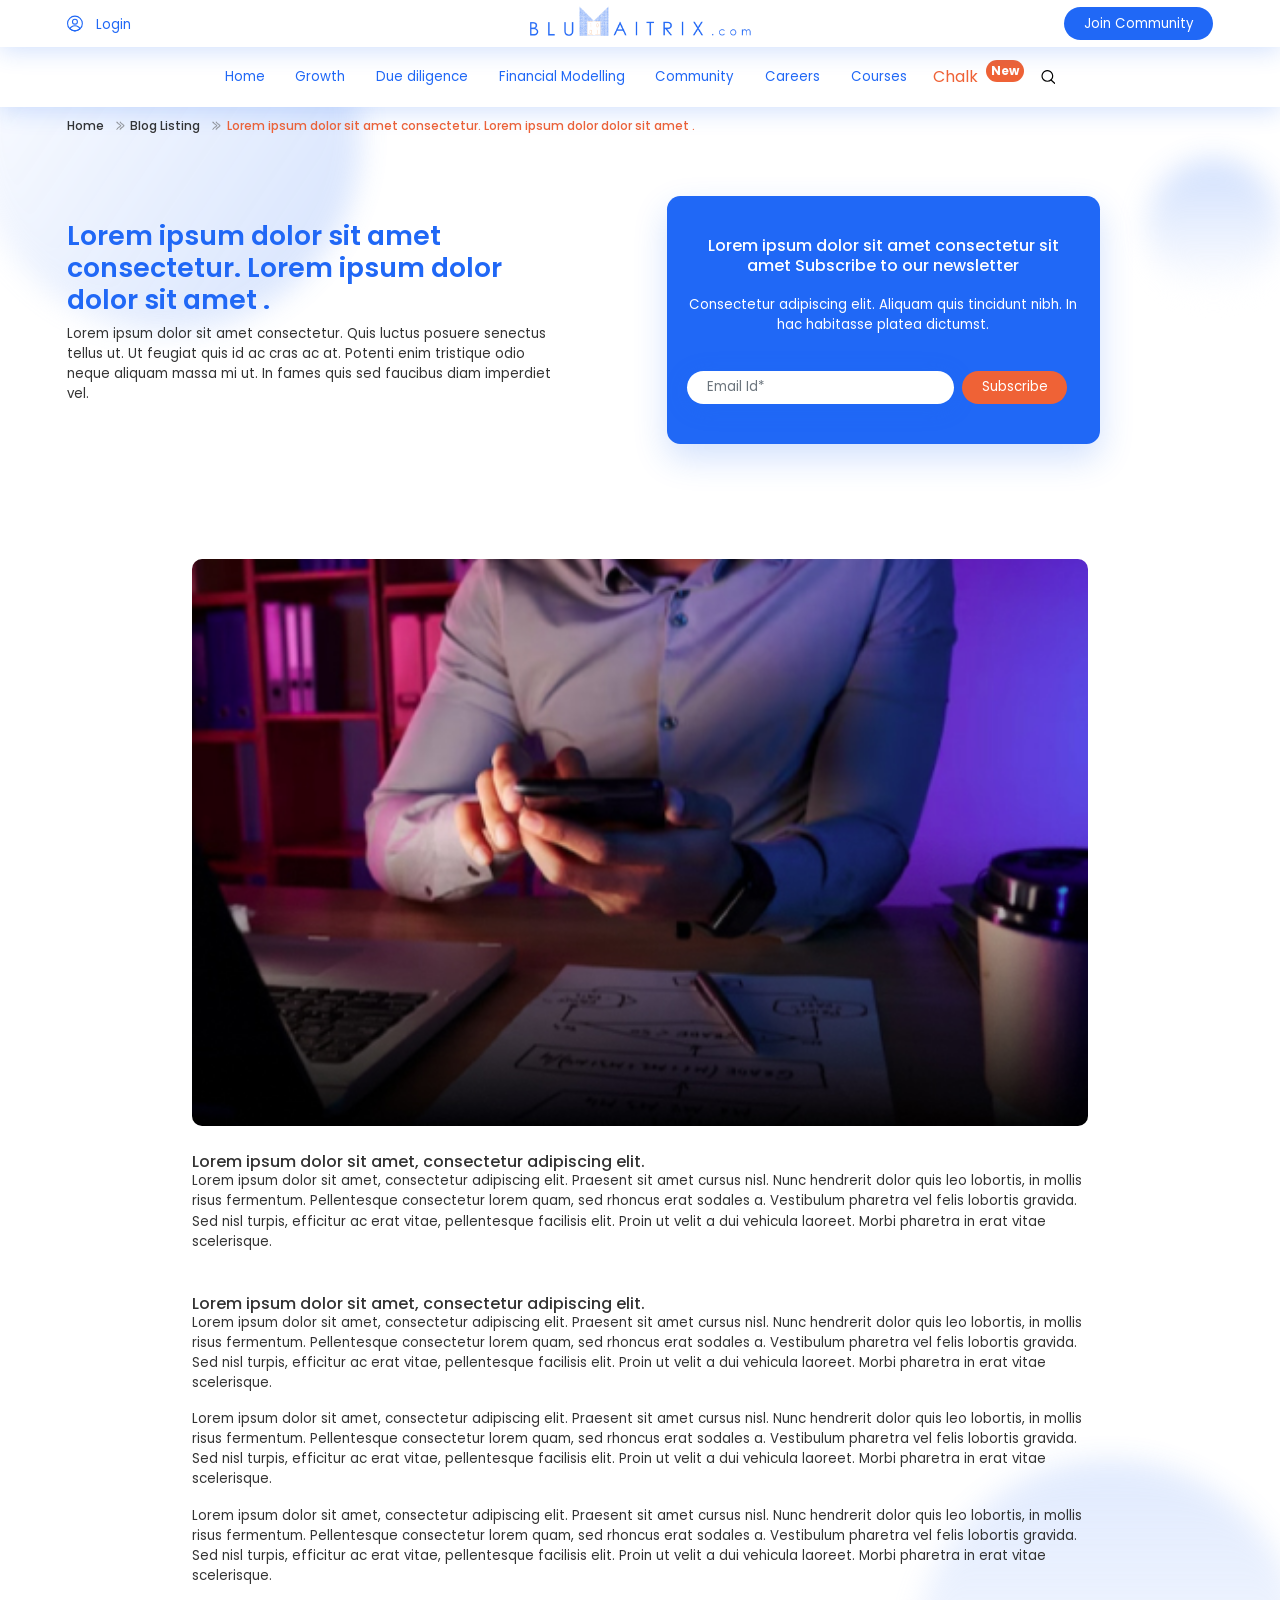
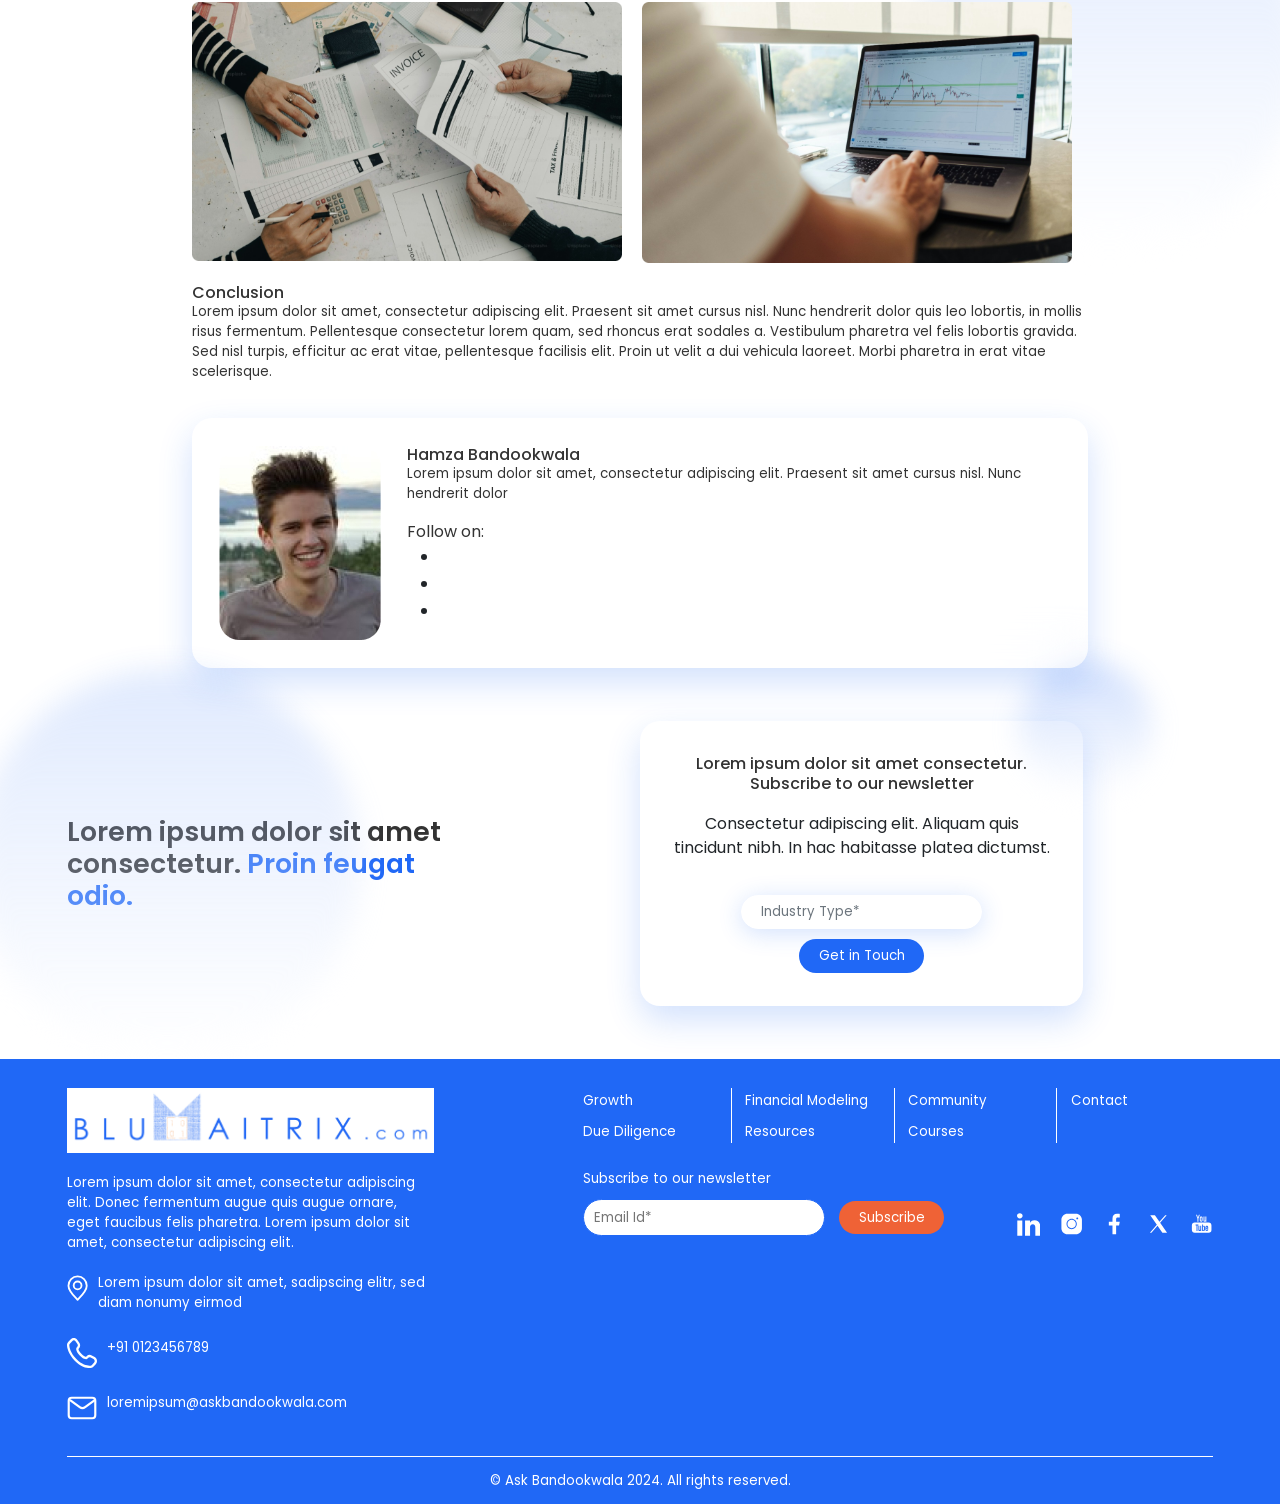
<file: blog-detail.html>
<!DOCTYPE html>

<html lang="en">
 
<head>
  <meta charset="UTF-8">

    <meta http-equiv="X-UA-Compatible" content="IE=edge">

    <meta name="viewport" content="width=device-width, initial-scale=1.0, maximum-scale=1.0, user-scalable=no">

    <title> </title>
   <link rel="stylesheet" href="css/bootstrap.min.css">
    <link rel="stylesheet" href="css/font-awesome.min.css" />
    <link rel="stylesheet" href="css/aos.css" />
    <link rel="stylesheet" href="css/fonts.css" />
    <link rel="stylesheet" type="text/css" href="css/slick.css">
    <link rel="stylesheet" type="text/css" href="css/slick-theme.css">
    <link rel="stylesheet" href="css/header-footer.css" />
    <link rel="stylesheet" href="css/home-page.css">
    <link rel="stylesheet" href="css/style.css">
    <link rel="stylesheet" href="css/responsive.css">
    <style>
     
    </style>
    
<style>
   
</style>
</head>



<body class="head-fix">

 <header class="header">
  <div class="sticky">

       <div class="header-top-bar">
        <div class="wrapper">
          <div class="header-top-box">
        <div class="header-top-list  header-top-list1">
          <div class="header-top-left header-top-icon">
            <a href="javascript:void(0)">
            <svg class="header-top-login" width="29" height="29" viewBox="0 0 29 29" fill="none" xmlns="http://www.w3.org/2000/svg">
              <path d="M14.6646 15.625C14.5686 15.6113 14.4451 15.6113 14.3354 15.625C11.9207 15.5426 10 13.5639 10 11.1319C10 8.64484 12.003 6.625 14.5 6.625C16.9832 6.625 19 8.64484 19 11.1319C18.9863 13.5639 17.0793 15.5426 14.6646 15.625Z" stroke="#2068F6" stroke-width="2" stroke-linecap="round" stroke-linejoin="round"/>
              <path d="M23.5 24.4082C21.1232 26.6428 17.9718 28 14.5 28C11.0282 28 7.87685 26.6428 5.5 24.4082C5.63353 23.1196 6.43472 21.8583 7.8635 20.8713C11.5222 18.3762 17.5045 18.3762 21.1365 20.8713C22.5653 21.8583 23.3665 23.1196 23.5 24.4082Z" stroke="#2068F6" stroke-width="2" stroke-linecap="round" stroke-linejoin="round"/>
              <path d="M14.5 28C21.9558 28 28 21.9558 28 14.5C28 7.04415 21.9558 1 14.5 1C7.04415 1 1 7.04415 1 14.5C1 21.9558 7.04415 28 14.5 28Z" stroke="#2068F6" stroke-width="2" stroke-linecap="round" stroke-linejoin="round"/>
              </svg>
              </a>
              
             </div>
              <div class="header-top-left"> 
                 <a href="javascript:void(0)">Login</a>
              </div>
            
        </div>
        <div class="header-top-list2 header-top-list">
             <img src="images/logo.png" alt="" srcset="">
        </div>
        <div class="header-top-list3 header-top-list common-btn">
            <!-- <button class="theme-btn-primary" type="submit">Join Community</button> -->

            <button class="theme-btn-primary" type="submit">Join Community</button>
        </div>
      </div>
        </div>
       </div> 
      <nav class="navbar navbar-expand-lg navbar-light">

            <div class="container-fluid">

                 <div class="rightNav mobile">

                  <li><a href="#">Chalk<sup class="badge">New</sup></a></li>

                    <a href="#" class="language-link"><img src="images/search-icon-dark.svg" alt="" class="lang"></a>

                     <button class="navbar-toggler" type="button" data-bs-toggle="collapse"

                        data-bs-target="#navbarSupportedContent" aria-controls="navbarSupportedContent"

                        aria-expanded="false" aria-label="Toggle navigation">

             <div class="toggle animated-icon2">
                <div class="one"> </div>
                 <div class="two"></div>
                <div class="three"></div> 
            </div>

            



                    </button>

                </div>

                <div class="collapse navbar-collapse" id="navbarSupportedContent">

                   

                    <ul class="navbar-nav mb-2 mb-lg-0">

                        <li class="nav-item">

                            <a class="nav-link" aria-current="page" href="#">Home</a>

                        </li>

                        <li class="nav-item">

                            <a class="nav-link" href="#">Growth</a>

                        </li>

                        <li class="nav-item">

                            <a class="nav-link" href="#">Due diligence</a>

                        </li>

                        <li class="nav-item">

                            <a class="nav-link" href="#">Financial Modelling</a>

                        </li>

                        <li class="nav-item">

                            <a class="nav-link" href="#">Community</a>

                        </li>

                        <li class="nav-item">

                            <a class="nav-link" href="#">Careers</a>

                        </li>

                        <li class="nav-item">

                            <a class="nav-link" href="#">Courses</a>

                        </li>

                        

                    </ul>

               </div>

                <ul class="rightNav">
                    <li><a href="#">Chalk<sup class="badge">New</sup></a></li>
                     <li><a href="#"> 
                        <svg  width="28" height="28" viewBox="0 0 28 28" fill="none" xmlns="http://www.w3.org/2000/svg">
                            <path class="search"  fill-rule="evenodd" clip-rule="evenodd" d="M4.97368 19.2225C3.54907 17.8029 2.58282 16.0065 2.19477 14.056C1.80352 12.0999 2.00444 10.0751 2.77296 8.22866C3.53492 6.39261 4.83579 4.8172 6.5122 3.70026C9.91353 1.43325 14.3912 1.43325 17.7925 3.70026C19.469 4.8172 20.7699 6.39261 21.5317 8.22866C22.3003 10.0751 22.5013 12.0999 22.1099 14.056C21.722 16.0065 20.7557 17.8029 19.331 19.2225C17.4444 21.1119 14.8558 22.1775 12.1523 22.1775C9.44901 22.1775 6.86035 21.1119 4.97368 19.2225Z" stroke="black" stroke-width="2.25" stroke-linecap="round" stroke-linejoin="round"/>
                            <path class="search"  d="M19.2109 19.7832L26.0009 26.0002" stroke="black" stroke-width="2.25" stroke-linecap="round"/>
                            </svg>
                    </a></li>
 

                </ul>


   </div>



        </nav>
        

      </div>
      </div>
    </header>

  

 
  <section class="banner-top  blog-listing-banner">
    <div class="dot-large"></div>
    <div class="dot-small"></div>
    <div class="wrapper">
      <ol class="breadcrumb">
        <li class="active"><a href="http://">Home</a></li>
        <li class=""><a href="http://">Blog Listing</a></li>
        <li class="breadcrumb-active"> Lorem ipsum dolor sit amet consectetur. Lorem ipsum dolor dolor sit amet .</li>
    </ol>

<div class="blog-listing-row">
<div class="common-heading common-content blog-listing-content">
  <h1>Lorem ipsum dolor sit amet consectetur. Lorem ipsum dolor dolor sit amet . </h1>
    <p>Lorem ipsum dolor sit amet consectetur. Quis luctus posuere senectus tellus ut. Ut feugiat quis id ac cras ac at. Potenti enim tristique odio neque aliquam  massa mi ut. In fames quis sed faucibus diam imperdiet vel.</p>
 
</div>

<div class="common-content blog-listing-form">
  <div class="blog-listing-box common-heading">
    <h3>Lorem ipsum dolor sit amet consectetur sit amet Subscribe to our newsletter</h3>
    <p>Consectetur adipiscing elit. Aliquam quis tincidunt nibh. In hac habitasse platea dictumst. </p>
    <form class="blog-listings-form">
   
      <div class="form-row">
    <div class="form-group">
    <input type="Email Id*" class="form-control" placeholder="Email Id*">
 </div>
 <div class="common-btn">
<button class="theme-btn-primary" type="submit">Subscribe</button>
</div>
</div>
  </form>
  </div>
</div>
      </div>
 </section>

   
<section class="blog-detail-section">
  <div class="wrapper">
 <div class="blog-detail-img">
  <img src="images/home-page/explore.jpg" alt="">
 </div>
 <div class="common-heading common-content blog-detail-content">
  <h3>Lorem ipsum dolor sit amet, consectetur adipiscing elit.</h3>
  <p>Lorem ipsum dolor sit amet, consectetur adipiscing elit. Praesent sit amet cursus nisl. Nunc hendrerit dolor quis leo lobortis, in mollis risus fermentum. Pellentesque consectetur lorem quam, sed rhoncus erat sodales a. Vestibulum pharetra vel felis lobortis gravida. Sed nisl turpis, efficitur ac erat vitae, pellentesque facilisis elit. Proin ut velit a dui vehicula laoreet. Morbi pharetra in erat vitae scelerisque.</p>
 </div>

 <div class="common-heading common-content blog-detail-content">
  <h3>Lorem ipsum dolor sit amet, consectetur adipiscing elit.</h3>
  <p>Lorem ipsum dolor sit amet, consectetur adipiscing elit. Praesent sit amet cursus nisl. Nunc hendrerit dolor quis leo lobortis, in mollis risus fermentum. Pellentesque consectetur lorem quam, sed rhoncus erat sodales a. Vestibulum pharetra vel felis lobortis gravida. Sed nisl turpis, efficitur ac erat vitae, pellentesque facilisis elit. Proin ut velit a dui vehicula laoreet. Morbi pharetra in erat vitae scelerisque.</p>
  <p>Lorem ipsum dolor sit amet, consectetur adipiscing elit. Praesent sit amet cursus nisl. Nunc hendrerit dolor quis leo lobortis, in mollis risus fermentum. Pellentesque consectetur lorem quam, sed rhoncus erat sodales a. Vestibulum pharetra vel felis lobortis gravida. Sed nisl turpis, efficitur ac erat vitae, pellentesque facilisis elit. Proin ut velit a dui vehicula laoreet. Morbi pharetra in erat vitae scelerisque.</p>

  <p>Lorem ipsum dolor sit amet, consectetur adipiscing elit. Praesent sit amet cursus nisl. Nunc hendrerit dolor quis leo lobortis, in mollis risus fermentum. Pellentesque consectetur lorem quam, sed rhoncus erat sodales a. Vestibulum pharetra vel felis lobortis gravida. Sed nisl turpis, efficitur ac erat vitae, pellentesque facilisis elit. Proin ut velit a dui vehicula laoreet. Morbi pharetra in erat vitae scelerisque.</p>
 </div>


 <div class="blog-detail-box">
  <div class="dot-large"></div>
  <div class="blog-detail-row">
    <div class="blog-detail-list">
      <img src="images/blog-detail/conclusion.png" alt="">
    </div>
    <div class="blog-detail-list">
      <img src="images/blog-detail/conclusion01.png" alt="">
    </div>
  </div>

  <div class="common-heading common-content blog-detail-box-content">
    <h3>Conclusion </h3>
    <p>Lorem ipsum dolor sit amet, consectetur adipiscing elit. Praesent sit amet cursus nisl. Nunc hendrerit dolor quis leo lobortis, in mollis risus fermentum. Pellentesque consectetur lorem quam, sed rhoncus erat sodales a. Vestibulum pharetra vel felis lobortis gravida. Sed nisl turpis, efficitur ac erat vitae, pellentesque facilisis elit. Proin ut velit a dui vehicula laoreet. Morbi pharetra in erat vitae scelerisque.</p>
  </div>
 </div>

 <div class="hamza-section">
  <div class="hamza-row">
    <div class="hamza-left">
      <div class="hamza-img">
        <img src="images/blog-detail/hamza.jpg" alt="" srcset="">
      </div>
    </div>
    <div class="hamza-right">
      <div class="common-heading common-content hamza-content">
        <h3>Hamza Bandookwala</h3>
        <p>Lorem ipsum dolor sit amet, consectetur adipiscing elit. Praesent sit amet cursus nisl. Nunc hendrerit dolor </p>

        <div class="">
          <span>Follow on:</span>
          <ul>
            <li><a href="http://">
              <svg width="28" height="27" viewBox="0 0 28 27" fill="none" xmlns="http://www.w3.org/2000/svg">
                <path d="M28 16.5536V27H21.9985V17.253C21.9985 14.8038 21.1301 13.1333 18.9585 13.1333C17.3003 13.1333 16.3126 14.2602 15.8792 15.3489C15.7206 15.7382 15.6799 16.2804 15.6799 16.8255V27H9.67563C9.67563 27 9.757 10.4931 9.67563 8.78151H15.6799V11.3637L15.6407 11.4232H15.6799V11.3637C16.4768 10.125 17.9007 8.35397 21.0894 8.35397C25.0385 8.35397 28 10.9588 28 16.5536ZM3.39636 0C1.34396 0 0 1.35906 0 3.14707C0 4.89545 1.30467 6.29556 3.3178 6.29556H3.35708C5.45158 6.29556 6.75204 4.89545 6.75204 3.14707C6.71557 1.35906 5.45298 0 3.39777 0H3.39636ZM0.35633 27H6.35783V8.78151H0.35633V27Z" fill="white"/>
                </svg>
            </a></li>
            <li><a href="http://">
              <svg width="28" height="27" viewBox="0 0 28 27" fill="none" xmlns="http://www.w3.org/2000/svg">
                <path d="M28 16.5536V27H21.9985V17.253C21.9985 14.8038 21.1301 13.1333 18.9585 13.1333C17.3003 13.1333 16.3126 14.2602 15.8792 15.3489C15.7206 15.7382 15.6799 16.2804 15.6799 16.8255V27H9.67563C9.67563 27 9.757 10.4931 9.67563 8.78151H15.6799V11.3637L15.6407 11.4232H15.6799V11.3637C16.4768 10.125 17.9007 8.35397 21.0894 8.35397C25.0385 8.35397 28 10.9588 28 16.5536ZM3.39636 0C1.34396 0 0 1.35906 0 3.14707C0 4.89545 1.30467 6.29556 3.3178 6.29556H3.35708C5.45158 6.29556 6.75204 4.89545 6.75204 3.14707C6.71557 1.35906 5.45298 0 3.39777 0H3.39636ZM0.35633 27H6.35783V8.78151H0.35633V27Z" fill="white"/>
                </svg>
            </a></li>
            <li><a href="http://">
              <img src="images/linkedin.svg" alt="" srcset="">
            </a></li>
          </ul>
        </div>
      </div>
    </div>
  </div>
 </div>
  </div>
</section>

  








  




    <section class="stay-section stay-deligence-section stay-blog-listing stay-dot">
      <div class="dot-large"></div>
      <div class="dot-small"></div>
      <div class="wrapper">
        
        <div class="stay-row">
          <div class="stay-left">
            <div class="common-heading stay-box">
            <h2>Lorem ipsum dolor sit amet consectetur. <span>Proin feugat odio.</span></h2>
  
  
             
          </div>
          </div>
      <div class="stay-right">
            <div class="stay-box common-heading">
              <h3>Lorem ipsum dolor sit amet consectetur. Subscribe to our newsletter</h3>
              <p>Consectetur adipiscing elit. Aliquam quis tincidunt nibh. In hac habitasse platea dictumst. </p>
              <form class="contact-form">
             
                <div class="form-row">
                  
          
             <div class="form-group">
              <input type="Industry Type" class="form-control" placeholder="Industry Type*">
           </div>
          
           
          
          <div class="common-btn">
          <button class="theme-btn-primary" type="submit">Get in Touch</button>
          </div>
          </div>
          
               </form>
            </div>
          </div>
       
      
    </div></div></section> 


    
  <footer class="footer">
    <div class="wrapper">
      <div class="footer-top">
        <div class="boxWrap">
          <div class="box-left">
            <a href="#" class="brand-logo">
              <img src="images/logo.png" alt="" srcset="">
            </a>
            <p>Lorem ipsum dolor sit amet, consectetur adipiscing elit. Donec fermentum augue quis augue ornare, eget
              faucibus felis pharetra. Lorem ipsum dolor sit amet, consectetur adipiscing elit.</p>
            <ul class="footer-links">
              <li><svg width="30" height="30" viewBox="0 0 29 36" fill="none" xmlns="http://www.w3.org/2000/svg">
                <path class="Icon_material-call" d="M14.4931 34.125C20.7396 27.7 26.9861 21.9468 26.9861 14.85C26.9861 7.75314 21.3928 2 14.4931 2C7.59334 2 2 7.75314 2 14.85C2 21.9468 8.24653 27.7 14.4931 34.125Z" stroke="white" stroke-width="2.5" stroke-linecap="round" stroke-linejoin="round"></path>
                <path class="Icon_material-call" d="M14.4928 19.847C17.4499 19.847 19.847 17.4499 19.847 14.4928C19.847 11.5358 17.4499 9.13867 14.4928 9.13867C11.5357 9.13867 9.13867 11.5358 9.13867 14.4928C9.13867 17.4499 11.5357 19.847 14.4928 19.847Z" stroke="white" stroke-width="2.5" stroke-linecap="round" stroke-linejoin="round"></path>
                </svg>
                 <a href="#!">Lorem ipsum dolor sit amet, sadipscing elitr, sed diam nonumy eirmod</a>
              </li>
              <li>
                <svg width="30" height="30" viewBox="0 0 33 33" fill="none" xmlns="http://www.w3.org/2000/svg">
                  <path class="Icon_material-call" fill-rule="evenodd" clip-rule="evenodd" d="M11.3985 2.07705C9.68322 -0.348932 6.25096 -0.758238 4.17596 1.42636L1.5198 4.22282C0.612993 5.1775 -0.0762103 6.50371 0.00677773 8.04987C0.174734 11.1792 1.50345 17.5842 8.49782 24.9481C15.9935 32.8396 23.1434 33.2364 26.2299 32.9316C27.494 32.8069 28.5171 32.1327 29.2675 31.3427L31.6713 28.8118C33.8797 26.4868 33.2365 22.596 30.4732 21.0054L27.2402 19.1446C25.3812 18.0746 23.0759 18.3812 21.5972 19.9381L20.9057 20.6661C20.8566 20.6834 20.703 20.7249 20.409 20.6771C19.7279 20.5665 18.2579 19.965 15.8344 17.4136C13.4184 14.87 12.8233 13.3035 12.7103 12.5326C12.6558 12.1607 12.7112 11.9648 12.7331 11.9033L12.7367 11.8935L13.1512 11.4572C14.7884 9.73336 14.9043 7.03562 13.5324 5.09516L11.3985 2.07705ZM6.01642 3.17451C6.9012 2.24303 8.45879 2.3162 9.32582 3.54248L11.4597 6.5606C12.1741 7.57098 12.0646 8.91529 11.3106 9.70906L10.8252 10.2201L11.7249 11.0746C10.8252 10.2201 10.8229 10.2225 10.8229 10.2225L10.8205 10.2251L10.8156 10.2303L10.8053 10.2416L10.7827 10.2669C10.7669 10.2851 10.7495 10.306 10.7309 10.3295C10.6937 10.3765 10.6516 10.4342 10.6075 10.5032C10.5189 10.6416 10.4229 10.8238 10.3416 11.0523C10.1763 11.5169 10.0862 12.1322 10.1988 12.9006C10.42 14.4104 11.4092 16.4406 13.9939 19.1617C16.5709 21.8749 18.5173 22.9415 20.0022 23.1827C20.7641 23.3064 21.3809 23.2076 21.848 23.0233C22.0763 22.9332 22.257 22.8275 22.3925 22.7314C22.4601 22.6835 22.5164 22.638 22.5619 22.598C22.5846 22.578 22.6047 22.5596 22.6222 22.5427L22.6464 22.5188L22.6572 22.5078L22.6621 22.5026L22.6646 22.5002C22.6646 22.5002 22.6668 22.4977 21.7749 21.6503L22.667 22.4977L23.4377 21.6862C24.0899 20.9995 25.1062 20.8452 25.9738 21.3446L29.2069 23.2055C30.5961 24.005 30.8678 25.9719 29.8308 27.0637L27.427 29.5946C26.9547 30.0917 26.4607 30.3582 25.9804 30.4056C23.5521 30.6452 17.2159 30.4408 10.3383 23.1998C3.77891 16.294 2.67864 10.4688 2.5415 7.91383C2.50523 7.2381 2.79947 6.56138 3.36026 5.97097L6.01642 3.17451Z" fill="white"></path>
                  </svg>
                  
                  
                 <a href="tel:+0123456789">+91 0123456789</a>
              </li>
              <li>
                <svg width="30" height="30" viewBox="0 0 35 28" fill="none" xmlns="http://www.w3.org/2000/svg">
                  <path class="Icon_material-call" d="M4 5.00009L14.85 12.9714C16.7167 14.3429 19.2833 14.3429 21.15 12.9714L32 5" stroke="#fff" stroke-width="2.5" stroke-linecap="round" stroke-linejoin="round"></path>
                  <path class="Icon_material-call" d="M29.5556 2H5.44444C3.54213 2 2 3.53502 2 5.42857V22.5714C2 24.465 3.54213 26 5.44444 26H29.5556C31.4579 26 33 24.465 33 22.5714V5.42857C33 3.53502 31.4579 2 29.5556 2Z" stroke="#fff" stroke-width="2.5" stroke-linecap="round"></path>
                  </svg>
                  
                  
               <a href="loremipsum@askbandookwala.com">loremipsum@askbandookwala.com</a>
            </li>
            </ul>
            <a href="#" class="contact-btn desktop-hide">Contact Us</a>
          </div>
          <div class="box-right">
            <div class="box-right-top">
              <ul class="footer-links">
                <li><a href="#">Growth</a></li>
                <li><a href="#">Due Diligence</a></li>
                
              </ul>
              <ul class="footer-links">
                <li><a href="#">Financial Modeling</a></li>
                <li><a href="#">Resources</a></li>
               
              </ul>
              <ul class="footer-links">
                <li><a href="#">Community</a></li>
                <li><a href="#">Courses</a></li>
                 
              </ul>

              <ul class="footer-links">
                <li><a href="#">Contact</a></li>
                  
              </ul>
            </div>
            <div class="box-right-search">
                <p>Subscribe to our newsletter</p>
              <div class="box-right">
             <form class="search-form">
                <input type="text" placeholder="Email Id*" name="search2">
                <div class="common-btn">
                  <button class="theme-btn-orange-fill" type="submit">Subscribe</button>
                </div>
              </form>
            </div>

              <div class="social-media-footer">
                <ul>
                  <li>
                    <a href="javascript:void(0)">
                        <svg width="28" height="27" viewBox="0 0 28 27" fill="none" xmlns="http://www.w3.org/2000/svg">
                          <path d="M28 16.5536V27H21.9985V17.253C21.9985 14.8038 21.1301 13.1333 18.9585 13.1333C17.3003 13.1333 16.3126 14.2602 15.8792 15.3489C15.7206 15.7382 15.6799 16.2804 15.6799 16.8255V27H9.67563C9.67563 27 9.757 10.4931 9.67563 8.78151H15.6799V11.3637L15.6407 11.4232H15.6799V11.3637C16.4768 10.125 17.9007 8.35397 21.0894 8.35397C25.0385 8.35397 28 10.9588 28 16.5536ZM3.39636 0C1.34396 0 0 1.35906 0 3.14707C0 4.89545 1.30467 6.29556 3.3178 6.29556H3.35708C5.45158 6.29556 6.75204 4.89545 6.75204 3.14707C6.71557 1.35906 5.45298 0 3.39777 0H3.39636ZM0.35633 27H6.35783V8.78151H0.35633V27Z" fill="white"></path>
                          </svg>
                          
                    </a>
                  </li>

                  <li>
                    <a href="javascript:void(0)">
                        <svg xmlns="http://www.w3.org/2000/svg" viewBox="0 0 50 50" width="50px" height="50px">
                          <path d="M 16 3 C 8.83 3 3 8.83 3 16 L 3 34 C 3 41.17 8.83 47 16 47 L 34 47 C 41.17 47 47 41.17 47 34 L 47 16 C 47 8.83 41.17 3 34 3 L 16 3 z M 37 11 C 38.1 11 39 11.9 39 13 C 39 14.1 38.1 15 37 15 C 35.9 15 35 14.1 35 13 C 35 11.9 35.9 11 37 11 z M 25 14 C 31.07 14 36 18.93 36 25 C 36 31.07 31.07 36 25 36 C 18.93 36 14 31.07 14 25 C 14 18.93 18.93 14 25 14 z M 25 16 C 20.04 16 16 20.04 16 25 C 16 29.96 20.04 34 25 34 C 29.96 34 34 29.96 34 25 C 34 20.04 29.96 16 25 16 z">
                          </path>
                        </svg>
                    </a>
                  </li>
                  <li>
                    <a href="javascript:void(0)">
                      <svg xmlns="http://www.w3.org/2000/svg" viewBox="0 0 32 32" width="50px" height="50px">
                        <path d="M 19.253906 2 C 15.311906 2 13 4.0821719 13 8.8261719 L 13 13 L 8 13 L 8 18 L 13 18 L 13 30 L 18 30 L 18 18 L 22 18 L 23 13 L 18 13 L 18 9.671875 C 18 7.884875 18.582766 7 20.259766 7 L 23 7 L 23 2.2050781 C 22.526 2.1410781 21.144906 2 19.253906 2 z">
                        </path>
                      </svg>
                    </a>
                  </li>
                  <li>
                    <a href="javascript:void(0)">
                      <svg xmlns="http://www.w3.org/2000/svg" viewBox="0 0 50 50" width="50px" height="50px">
                        <path d="M 6.9199219 6 L 21.136719 26.726562 L 6.2285156 44 L 9.40625 44 L 22.544922 28.777344 L 32.986328 44 L 43 44 L 28.123047 22.3125 L 42.203125 6 L 39.027344 6 L 26.716797 20.261719 L 16.933594 6 L 6.9199219 6 z">
                        </path>
                      </svg>
                    </a>
                  </li>
                  <li>
                    <a href="javascript:void(0)">
                      <svg xmlns="http://www.w3.org/2000/svg" viewBox="0 0 50 50" width="50px" height="50px">
                        <path fill-rule="evenodd" d="M 13 5 L 16 14 L 16 20 L 18 20 L 18 14 L 21 5 L 19 5 L 17 11 L 15 5 Z M 24 9 C 22.933594 9 22.410156 9.167969 21.757813 9.703125 C 21.132813 10.230469 20.960938 10.636719 21 12 L 21 17 C 21 17.996094 21.164063 18.652344 21.765625 19.234375 C 22.390625 19.816406 22.980469 20 24 20 C 25.066406 20 25.648438 19.816406 26.25 19.234375 C 26.875 18.675781 27 17.996094 27 17 L 27 12 C 27 11.117188 26.84375 10.28125 26.238281 9.722656 C 25.613281 9.148438 24.96875 9 24 9 Z M 29 9 L 29 18 C 29 18.972656 29.980469 20 31 20 C 32.019531 20 32.558594 19.488281 33 19 L 33 20 L 35 20 L 35 9 L 33 9 L 33 17 C 32.988281 17.683594 32.183594 18 32 18 C 31.792969 18 31 17.957031 31 17 L 31 9 Z M 24 11 C 24.300781 11 25 10.996094 25 12 L 25 17 C 25 17.96875 24.324219 18 24 18 C 23.699219 18 23 17.988281 23 17 L 23 12 C 23 11.183594 23.433594 11 24 11 Z M 10 22 C 6.40625 22 4 24.382813 4 28 L 4 37.5 C 4 41.117188 6.40625 44 10 44 L 40 44 C 43.59375 44 46 41.617188 46 38 L 46 28 C 46 24.382813 43.59375 22 40 22 Z M 12 26 L 18 26 L 18 28 L 16 28 L 16 40 L 14 40 L 14 28 L 12 28 Z M 26 26 L 28 26 L 28 30 C 28.230469 29.640625 28.574219 29.355469 28.902344 29.195313 C 29.222656 29.03125 29.546875 28.9375 29.875 28.9375 C 30.523438 28.9375 31.03125 29.171875 31.378906 29.609375 C 31.726563 30.050781 32 30.636719 32 31.5 L 32 37.5 C 32 38.242188 31.75 38.703125 31.421875 39.097656 C 31.101563 39.492188 30.621094 39.992188 30 40 C 28.949219 40.011719 28.386719 39.449219 28 39 L 28 40 L 26 40 Z M 18 29 L 20 29 L 20 37 C 20 37.230469 20.269531 38.007813 21 38 C 21.8125 37.992188 21.820313 37.234375 22 37 L 22 29 L 24 29 L 24 40 L 22 40 L 22 39 C 21.628906 39.4375 21.4375 39.574219 21.019531 39.78125 C 20.605469 40.015625 20.183594 40 19.792969 40 C 19.308594 40 18.757813 39.5625 18.5 39.234375 C 18.269531 38.933594 18 38.625 18 38 Z M 36.199219 29 C 37.148438 29 37.816406 29.203125 38.320313 29.734375 C 38.835938 30.265625 39 30.886719 39 31.886719 L 39 35 L 35 35 L 35 36.546875 C 35 37.105469 35.074219 37.460938 35.21875 37.671875 C 35.355469 37.902344 35.632813 38.003906 36 38 C 36.40625 37.996094 36.664063 37.914063 36.800781 37.730469 C 36.941406 37.566406 37 37.101563 37 36.5 L 37 36 L 39 36 L 39 36.59375 C 39 37.683594 38.914063 38.496094 38.375 39.027344 C 37.867188 39.585938 37.074219 39.84375 36.035156 39.84375 C 35.085938 39.84375 34.34375 39.5625 33.8125 38.984375 C 33.28125 38.40625 33.003906 37.613281 33.003906 36.59375 L 33.003906 31.886719 C 33.003906 30.980469 33.320313 30.308594 33.902344 29.710938 C 34.371094 29.230469 35.25 29 36.199219 29 Z M 29 30.5 C 28.449219 30.5 28.007813 30.996094 28 31.5 L 28 37.5 C 28.007813 37.789063 28.449219 38 29 38 C 29.550781 38 30 37.574219 30 37.023438 L 30 32 C 30 31 29.550781 30.5 29 30.5 Z M 36 31 C 35.449219 31 35.007813 31.464844 35 32 L 35 33 L 37 33 L 37 32 C 37 31.386719 36.550781 31 36 31 Z">
                        </path>
                      </svg>
                    </a>
                  </li>
                </ul>
              </div>

            </div>
          </div>
        </div>
      </div>
     
    </div>
  </footer>

      <div class="footer-bottom">
        <div class="wrapper">
        © Ask Bandookwala 2024. All rights reserved.
        </div>
    
    </div>
 

<script src="js/jquery3.5.1.js"></script>
<script src="js/bootstrap.min.js"></script>
<script src="js/aos.js"></script>
<script src="js/slick.js"></script>
<script src="js/custom.js"></script>

    <script>

        AOS.init({

            easing: 'ease-out-back',

            duration: 1000,

            disable: 'mobile'

        });

 

        
      


 
     
   

  
  </script>

<script>
   


 
</script>

 

</body>



</html>
</file>
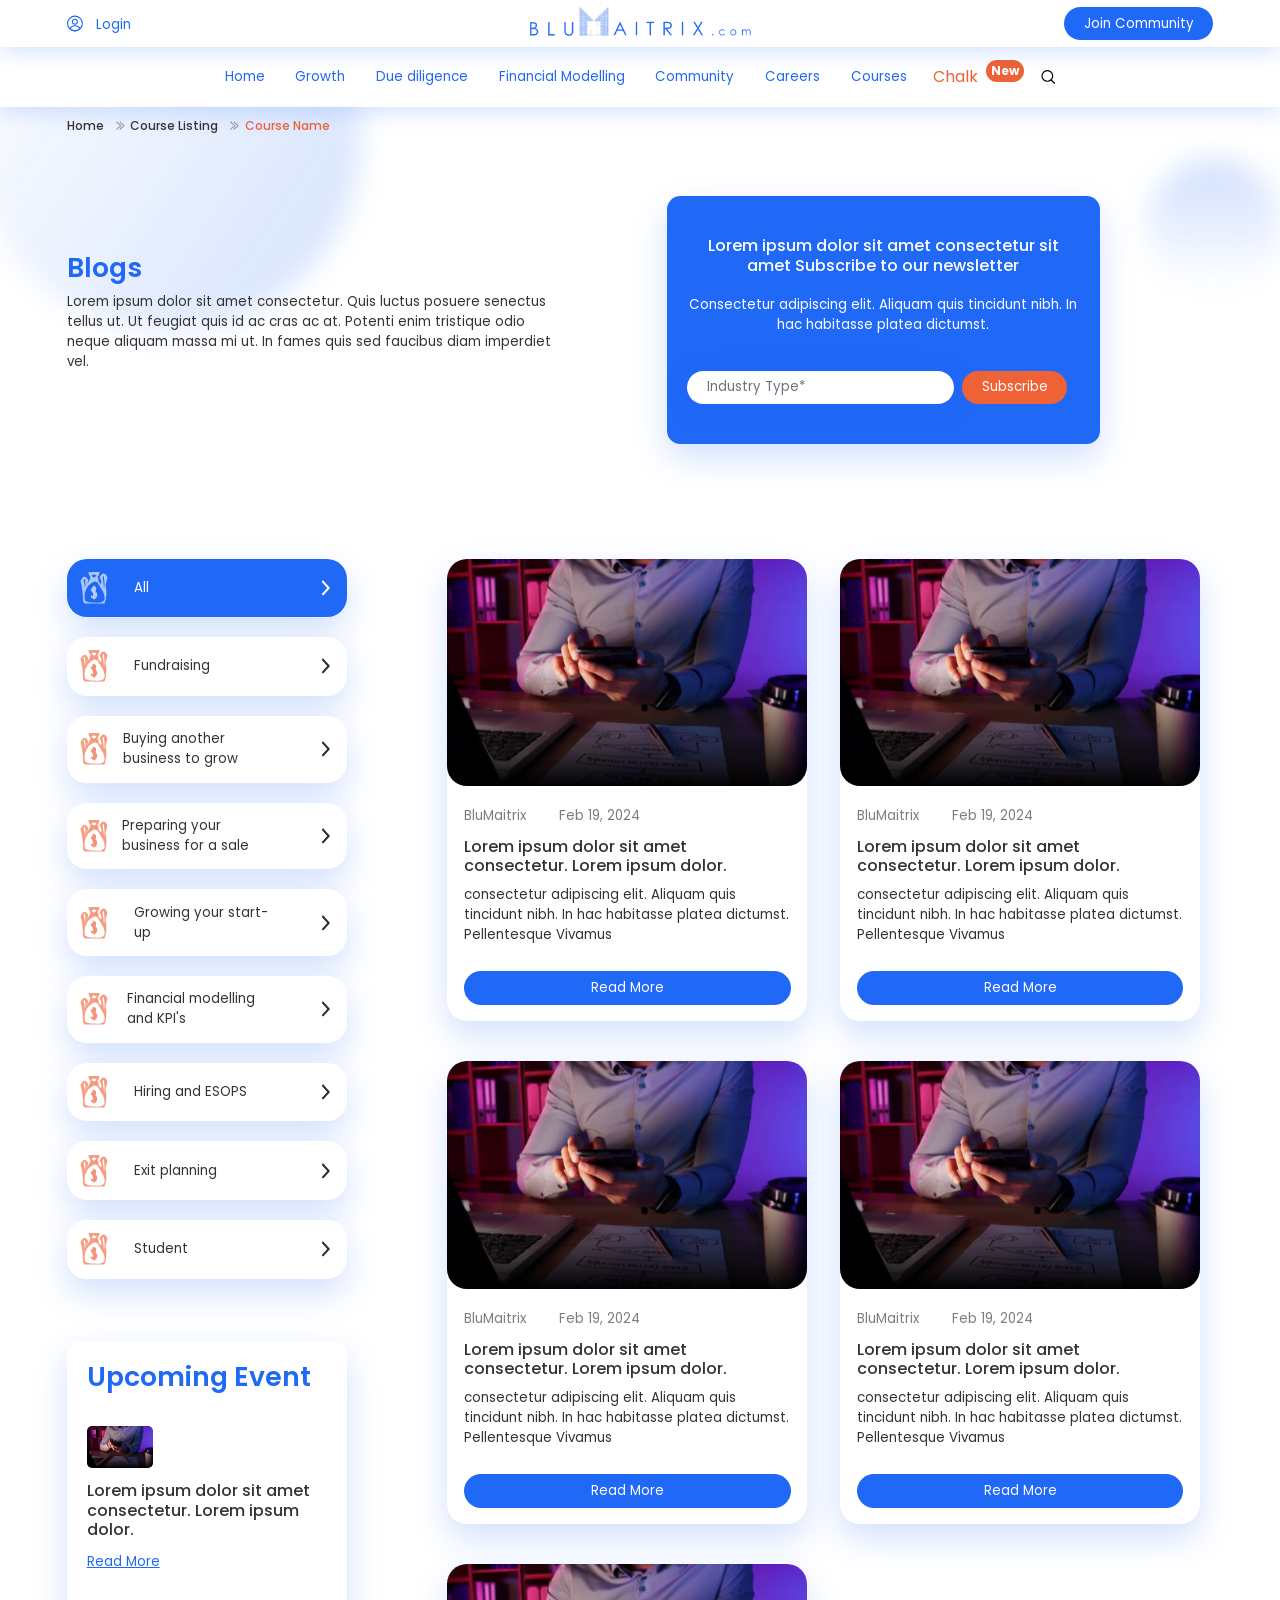
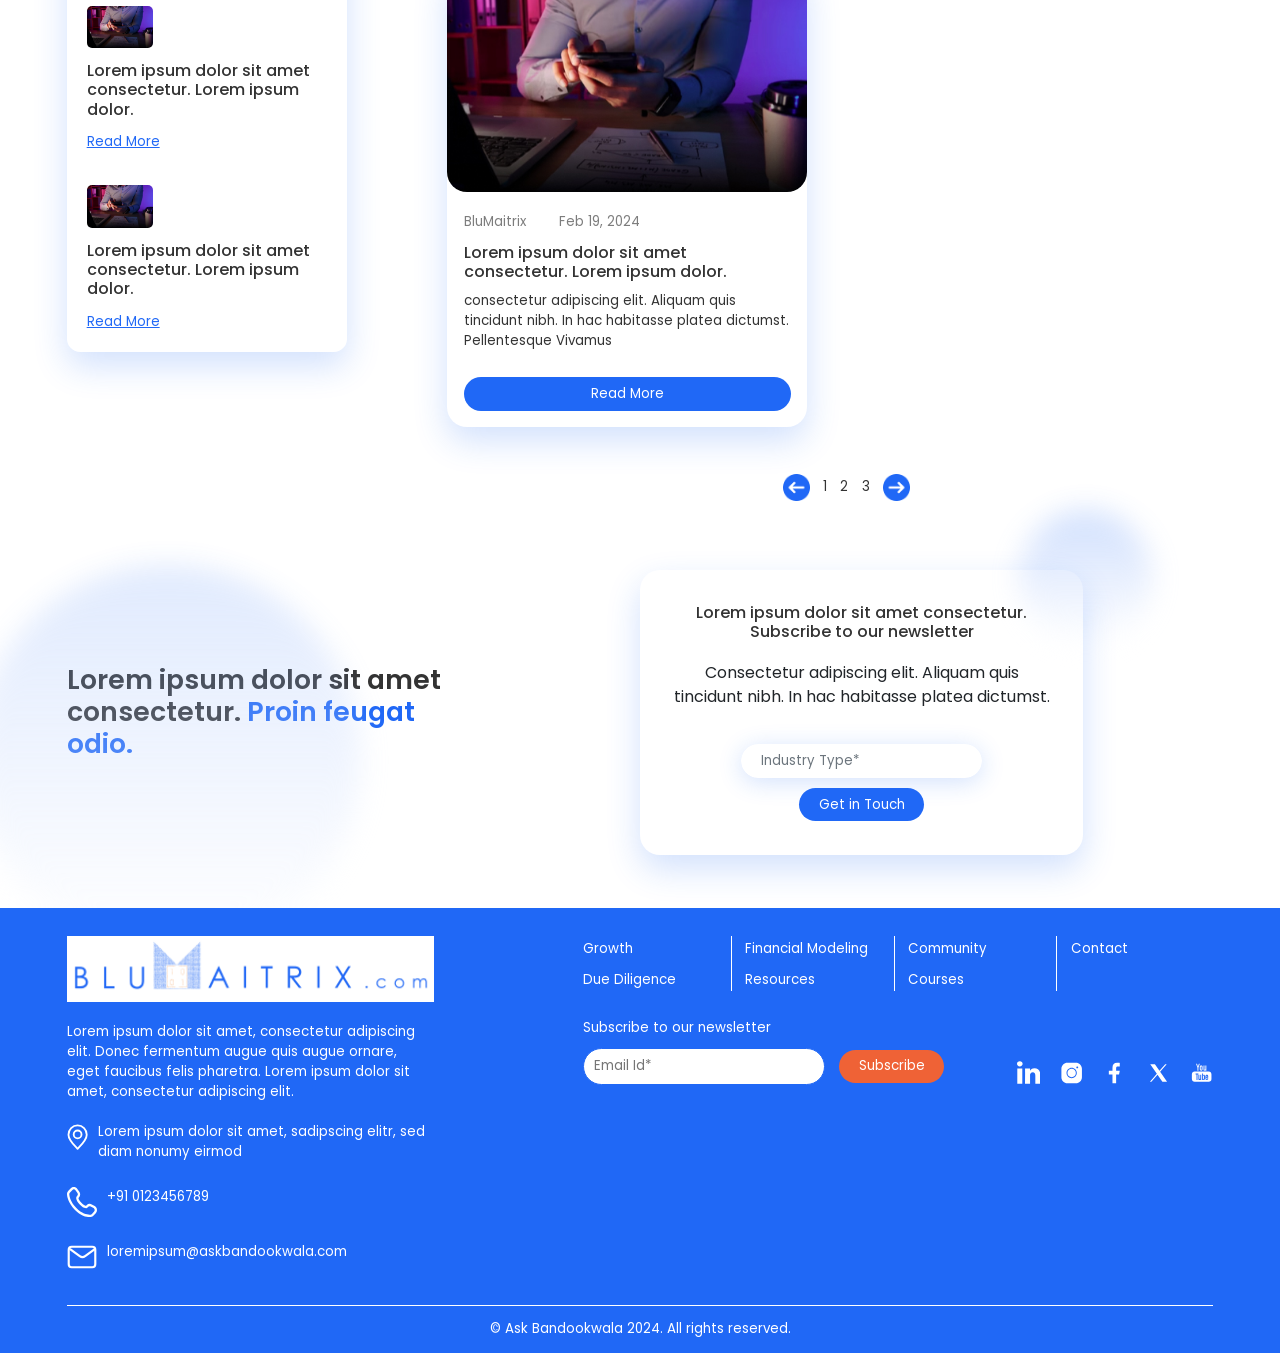
<file: blog-listing.html>
<!DOCTYPE html>

<html lang="en">
 
<head>
  <meta charset="UTF-8">

    <meta http-equiv="X-UA-Compatible" content="IE=edge">

    <meta name="viewport" content="width=device-width, initial-scale=1.0, maximum-scale=1.0, user-scalable=no">

    <title> </title>
   <link rel="stylesheet" href="css/bootstrap.min.css">
    <link rel="stylesheet" href="css/font-awesome.min.css" />
    <link rel="stylesheet" href="css/aos.css" />
    <link rel="stylesheet" href="css/fonts.css" />
    <link rel="stylesheet" type="text/css" href="css/slick.css">
    <link rel="stylesheet" type="text/css" href="css/slick-theme.css">
    <link rel="stylesheet" href="css/header-footer.css" />
    <link rel="stylesheet" href="css/home-page.css">
    <link rel="stylesheet" href="css/style.css">
    <link rel="stylesheet" href="css/responsive.css">
    <style>
      .event-blog-listing {
    width: 100%;
    border-radius: 1.042vw;
    background: rgba(255, 255, 255, 0.20);
    box-shadow: 0px 14px 34px 0px rgba(32, 104, 246, 0.20);
    backdrop-filter: blur(25px);
    padding: 1.563vw;
    display: flex;
    flex-direction: column;
    gap: 2.604vw;
}
.event-blog-listing .event-blog-box {
    width: 100%;
    display: flex;
    flex-direction: column;
    gap: 1.042vw;
}
.event-blog-listing .event-blog-img {
    width: 5.208vw;
     border-radius: 5px;
    overflow: hidden;
}
.event-blog-listing .event-blog-img img {
    width: 100%;
}
 
.event-blog-listing .event-blog-content{
  display: flex;
    flex-direction: column;
    gap: 1.042vw;
}
.event-blog-listing .common-btn .theme-btn-orange{
  color: var(--theme-primary-color);;
}

.blog-category-section .blog-category-right .page-numbers {
  display: flex;
    flex-wrap: nowrap;
    gap: 1.042vw;
    list-style: none;
    align-items: center;
    font-size: 1.042vw;
    font-weight: 400;
    color: var(--theme-primary-black);
    text-decoration: none;
    justify-content: center;
}

.blog-category-section .blog-category-right .nav-links {
    margin-top: 3.646vw;
}

.stay-section.stay-dot .dot-large {
    width: 30.208vw;
    height: 30.204vw;
    position: absolute;
    left: -2%;
    top: 6%;
    border-radius: 676.123vw;
    background: linear-gradient(180deg, #2068f657 0%, #fff 100%);
    filter: blur(14px);
    opacity: 0.4;
    z-index: 0;
}
.stay-section.stay-dot .dot-small {
    width: 10.417vw;
    height: 10.417vw;
    border-radius: 50%;
    position: absolute;
    right: 10%;
    top: -2.604vw;
    background: linear-gradient(180deg, #2068f685 0%, #fff 100%);
    filter: blur(14px);
    opacity: 0.4;
    z-index: -1;
}
    </style>
    
<style>
   
</style>
</head>



<body class="head-fix">

 <header class="header">
  <div class="sticky">

       <div class="header-top-bar">
        <div class="wrapper">
          <div class="header-top-box">
        <div class="header-top-list  header-top-list1">
          <div class="header-top-left header-top-icon">
            <a href="javascript:void(0)">
            <svg class="header-top-login" width="29" height="29" viewBox="0 0 29 29" fill="none" xmlns="http://www.w3.org/2000/svg">
              <path d="M14.6646 15.625C14.5686 15.6113 14.4451 15.6113 14.3354 15.625C11.9207 15.5426 10 13.5639 10 11.1319C10 8.64484 12.003 6.625 14.5 6.625C16.9832 6.625 19 8.64484 19 11.1319C18.9863 13.5639 17.0793 15.5426 14.6646 15.625Z" stroke="#2068F6" stroke-width="2" stroke-linecap="round" stroke-linejoin="round"/>
              <path d="M23.5 24.4082C21.1232 26.6428 17.9718 28 14.5 28C11.0282 28 7.87685 26.6428 5.5 24.4082C5.63353 23.1196 6.43472 21.8583 7.8635 20.8713C11.5222 18.3762 17.5045 18.3762 21.1365 20.8713C22.5653 21.8583 23.3665 23.1196 23.5 24.4082Z" stroke="#2068F6" stroke-width="2" stroke-linecap="round" stroke-linejoin="round"/>
              <path d="M14.5 28C21.9558 28 28 21.9558 28 14.5C28 7.04415 21.9558 1 14.5 1C7.04415 1 1 7.04415 1 14.5C1 21.9558 7.04415 28 14.5 28Z" stroke="#2068F6" stroke-width="2" stroke-linecap="round" stroke-linejoin="round"/>
              </svg>
              </a>
              
             </div>
              <div class="header-top-left"> 
                 <a href="javascript:void(0)">Login</a>
              </div>
            
        </div>
        <div class="header-top-list2 header-top-list">
             <img src="images/logo.png" alt="" srcset="">
        </div>
        <div class="header-top-list3 header-top-list common-btn">
            <!-- <button class="theme-btn-primary" type="submit">Join Community</button> -->

            <button class="theme-btn-primary" type="submit">Join Community</button>
        </div>
      </div>
        </div>
       </div> 
      <nav class="navbar navbar-expand-lg navbar-light">

            <div class="container-fluid">

                 <div class="rightNav mobile">

                  <li><a href="#">Chalk<sup class="badge">New</sup></a></li>

                    <a href="#" class="language-link"><img src="images/search-icon-dark.svg" alt="" class="lang"></a>

                     <button class="navbar-toggler" type="button" data-bs-toggle="collapse"

                        data-bs-target="#navbarSupportedContent" aria-controls="navbarSupportedContent"

                        aria-expanded="false" aria-label="Toggle navigation">

             <div class="toggle animated-icon2">
                <div class="one"> </div>
                 <div class="two"></div>
                <div class="three"></div> 
            </div>

            



                    </button>

                </div>

                <div class="collapse navbar-collapse" id="navbarSupportedContent">

                   

                    <ul class="navbar-nav mb-2 mb-lg-0">

                        <li class="nav-item">

                            <a class="nav-link" aria-current="page" href="#">Home</a>

                        </li>

                        <li class="nav-item">

                            <a class="nav-link" href="#">Growth</a>

                        </li>

                        <li class="nav-item">

                            <a class="nav-link" href="#">Due diligence</a>

                        </li>

                        <li class="nav-item">

                            <a class="nav-link" href="#">Financial Modelling</a>

                        </li>

                        <li class="nav-item">

                            <a class="nav-link" href="#">Community</a>

                        </li>

                        <li class="nav-item">

                            <a class="nav-link" href="#">Careers</a>

                        </li>

                        <li class="nav-item">

                            <a class="nav-link" href="#">Courses</a>

                        </li>

                        

                    </ul>

               </div>

                <ul class="rightNav">
                    <li><a href="#">Chalk<sup class="badge">New</sup></a></li>
                     <li><a href="#"> 
                        <svg  width="28" height="28" viewBox="0 0 28 28" fill="none" xmlns="http://www.w3.org/2000/svg">
                            <path class="search"  fill-rule="evenodd" clip-rule="evenodd" d="M4.97368 19.2225C3.54907 17.8029 2.58282 16.0065 2.19477 14.056C1.80352 12.0999 2.00444 10.0751 2.77296 8.22866C3.53492 6.39261 4.83579 4.8172 6.5122 3.70026C9.91353 1.43325 14.3912 1.43325 17.7925 3.70026C19.469 4.8172 20.7699 6.39261 21.5317 8.22866C22.3003 10.0751 22.5013 12.0999 22.1099 14.056C21.722 16.0065 20.7557 17.8029 19.331 19.2225C17.4444 21.1119 14.8558 22.1775 12.1523 22.1775C9.44901 22.1775 6.86035 21.1119 4.97368 19.2225Z" stroke="black" stroke-width="2.25" stroke-linecap="round" stroke-linejoin="round"/>
                            <path class="search"  d="M19.2109 19.7832L26.0009 26.0002" stroke="black" stroke-width="2.25" stroke-linecap="round"/>
                            </svg>
                    </a></li>
 

                </ul>


   </div>



        </nav>
        

      </div>
      </div>
    </header>

  

 
  <section class="banner-top  blog-listing-banner">
    <div class="dot-large"></div>
    <div class="dot-small"></div>
    <div class="wrapper">
      <ol class="breadcrumb">
        <li class="active"><a href="http://">Home</a></li>
        <li class=""><a href="http://">Course Listing</a></li>
        <li class="breadcrumb-active"> Course Name</li>
    </ol>

<div class="blog-listing-row">
<div class="common-heading common-content blog-listing-content">
  <h1>Blogs </h1>
    <p>Lorem ipsum dolor sit amet consectetur. Quis luctus posuere senectus tellus ut. Ut feugiat quis id ac cras ac at. Potenti enim tristique odio neque aliquam  massa mi ut. In fames quis sed faucibus diam imperdiet vel.</p>
 
</div>

<div class="common-content blog-listing-form">
  <div class="blog-listing-box common-heading">
    <h3>Lorem ipsum dolor sit amet consectetur sit amet Subscribe to our newsletter</h3>
    <p>Consectetur adipiscing elit. Aliquam quis tincidunt nibh. In hac habitasse platea dictumst. </p>
    <form class="blog-listings-form">
   
      <div class="form-row">
    <div class="form-group">
    <input type="Email Id*" class="form-control" placeholder="Industry Type*">
 </div>
 <div class="common-btn">
<button class="theme-btn-primary" type="submit">Subscribe</button>
</div>
</div>
  </form>
  </div>
</div>
      </div>
 </section>

   

 <section class="blog-category-section">
  <div class="wrapper">
    <div class="blog-category-row">

<div class="blog-category-left">
  <ul>
    <li>
     
      <a class="tab-category-box category-active" data-id="tab2"  href="javascript: void(0)" >
        <div class="list-left">
          <div class="list-icon">
    
<svg class="category-icon" xmlns="http://www.w3.org/2000/svg" version="1.1" width="30px" height="32px" style="shape-rendering:geometricPrecision; text-rendering:geometricPrecision; image-rendering:optimizeQuality; fill-rule:evenodd; clip-rule:evenodd" xmlns:xlink="http://www.w3.org/1999/xlink">
  <g><path style="opacity:0.639" fill="#ef6336" d="M 8.5,-0.5 C 8.83333,-0.5 9.16667,-0.5 9.5,-0.5C 10.1667,0.833333 10.8333,0.833333 11.5,-0.5C 12.1667,-0.5 12.8333,-0.5 13.5,-0.5C 13.8333,0.833333 14.1667,0.833333 14.5,-0.5C 15.5,-0.5 16.5,-0.5 17.5,-0.5C 17.8333,0.833333 18.1667,0.833333 18.5,-0.5C 18.8333,-0.5 19.1667,-0.5 19.5,-0.5C 19.528,1.58236 18.8613,3.4157 17.5,5C 18.3802,6.35613 18.7135,7.85613 18.5,9.5C 17.8333,9.5 17.5,9.83333 17.5,10.5C 16.4226,9.98163 15.2559,9.6483 14,9.5C 11.9707,10.5504 10.1374,11.8838 8.5,13.5C 8.16667,12.8333 7.83333,12.1667 7.5,11.5C 9.05035,9.69984 10.0504,7.53317 10.5,5C 9.13865,3.4157 8.47199,1.58236 8.5,-0.5 Z M 11.5,3.5 C 13.0348,2.21214 14.7015,2.21214 16.5,3.5C 14.8277,6.16129 13.1611,6.16129 11.5,3.5 Z"/></g>
  <g><path style="opacity:0.635" fill="#ef6236" d="M 24.5,31.5 C 21.1667,31.5 17.8333,31.5 14.5,31.5C 14.5,31.1667 14.5,30.8333 14.5,30.5C 23.9702,31.8683 26.8036,28.2016 23,19.5C 21.1444,16.4443 19.3111,13.4443 17.5,10.5C 17.5,9.83333 17.8333,9.5 18.5,9.5C 19.3149,10.4293 20.1482,11.4293 21,12.5C 21.8446,9.86969 21.3446,7.53636 19.5,5.5C 22.2946,0.331094 24.9612,0.331094 27.5,5.5C 26.8847,8.03926 26.2181,10.5393 25.5,13C 27.0467,19.2948 26.7134,25.4614 24.5,31.5 Z M 23.5,3.5 C 24.6484,7.98115 24.8151,12.6478 24,17.5C 23.8002,13.2467 23.3002,9.08001 22.5,5C 23.056,4.61742 23.3893,4.11742 23.5,3.5 Z"/></g>
  <g><path style="opacity:0.612" fill="#ee6437" d="M 7.5,11.5 C 7.83333,12.1667 8.16667,12.8333 8.5,13.5C 4.98552,17.9405 3.81885,22.9405 5,28.5C 7.90361,30.2268 11.0703,30.8935 14.5,30.5C 14.5,30.8333 14.5,31.1667 14.5,31.5C 11.1667,31.5 7.83333,31.5 4.5,31.5C 4.21719,30.7109 3.71719,30.0442 3,29.5C 3.10931,22.3907 2.27598,15.5573 0.5,9C 3.10766,3.38228 5.77433,3.21562 8.5,8.5C 7.87277,9.41683 7.53944,10.4168 7.5,11.5 Z M 4.5,6.5 C 5.63784,9.30354 5.80451,12.3035 5,15.5C 4.77435,12.905 4.27435,10.405 3.5,8C 4.05596,7.61742 4.38929,7.11742 4.5,6.5 Z"/></g>
  <g><path style="opacity:0.672" fill="#ec5e36" d="M 13.5,13.5 C 16.3039,14.601 16.9705,16.4344 15.5,19C 18.178,22.1381 17.8447,24.9715 14.5,27.5C 12.7697,26.9744 11.4363,25.9744 10.5,24.5C 11.2739,23.2888 12.1072,23.2888 13,24.5C 13.4613,21.9093 12.6279,19.7427 10.5,18C 11.748,16.6003 12.748,15.1003 13.5,13.5 Z"/></g>
  </svg>
           </div>
           All
        </div>
        <span>
        <svg class="category-icon" width="18" height="18" viewBox="0 0 18 18" fill="none" xmlns="http://www.w3.org/2000/svg">
          <g  id="ep:arrow-up-bold" clip-path="url(#clip0_314_661)">
          <g  id="Group 125">
          <path id="Vector" d="M6.32655 1.84049C6.13348 2.05146 6.02502 2.33756 6.02502 2.63587C6.02502 2.93418 6.13348 3.22027 6.32655 3.43124L11.4243 8.99999L6.32655 14.5687C6.13895 14.7809 6.03515 15.0651 6.03749 15.3601C6.03984 15.655 6.14815 15.9372 6.33909 16.1458C6.53003 16.3544 6.78833 16.4727 7.05836 16.4753C7.32838 16.4778 7.58852 16.3644 7.78276 16.1595L13.6086 9.79537C13.8017 9.5844 13.9102 9.2983 13.9102 8.99999C13.9102 8.70168 13.8017 8.41559 13.6086 8.20462L7.78276 1.84049C7.58963 1.62959 7.32773 1.51111 7.05465 1.51111C6.78157 1.51111 6.51967 1.62959 6.32655 1.84049Z" fill="#263238"/>
          </g>
          </g>
          <defs>
          <clipPath id="clip0_314_661">
          <rect width="18" height="16.4776" fill="white" transform="translate(17.353) rotate(90)"/>
          </clipPath>
          </defs>
          </svg>
          
       </span>
      </a>
    </li>
    <li>
     
      <a class="tab-category-box" data-id="tab2"  href="javascript: void(0)" >
        <div class="list-left">
          <div class="list-icon">
<svg class="category-icon" xmlns="http://www.w3.org/2000/svg" version="1.1" width="30px" height="32px" style="shape-rendering:geometricPrecision; text-rendering:geometricPrecision; image-rendering:optimizeQuality; fill-rule:evenodd; clip-rule:evenodd" xmlns:xlink="http://www.w3.org/1999/xlink">
  <g><path style="opacity:0.639" fill="#ef6336" d="M 8.5,-0.5 C 8.83333,-0.5 9.16667,-0.5 9.5,-0.5C 10.1667,0.833333 10.8333,0.833333 11.5,-0.5C 12.1667,-0.5 12.8333,-0.5 13.5,-0.5C 13.8333,0.833333 14.1667,0.833333 14.5,-0.5C 15.5,-0.5 16.5,-0.5 17.5,-0.5C 17.8333,0.833333 18.1667,0.833333 18.5,-0.5C 18.8333,-0.5 19.1667,-0.5 19.5,-0.5C 19.528,1.58236 18.8613,3.4157 17.5,5C 18.3802,6.35613 18.7135,7.85613 18.5,9.5C 17.8333,9.5 17.5,9.83333 17.5,10.5C 16.4226,9.98163 15.2559,9.6483 14,9.5C 11.9707,10.5504 10.1374,11.8838 8.5,13.5C 8.16667,12.8333 7.83333,12.1667 7.5,11.5C 9.05035,9.69984 10.0504,7.53317 10.5,5C 9.13865,3.4157 8.47199,1.58236 8.5,-0.5 Z M 11.5,3.5 C 13.0348,2.21214 14.7015,2.21214 16.5,3.5C 14.8277,6.16129 13.1611,6.16129 11.5,3.5 Z"/></g>
  <g><path style="opacity:0.635" fill="#ef6236" d="M 24.5,31.5 C 21.1667,31.5 17.8333,31.5 14.5,31.5C 14.5,31.1667 14.5,30.8333 14.5,30.5C 23.9702,31.8683 26.8036,28.2016 23,19.5C 21.1444,16.4443 19.3111,13.4443 17.5,10.5C 17.5,9.83333 17.8333,9.5 18.5,9.5C 19.3149,10.4293 20.1482,11.4293 21,12.5C 21.8446,9.86969 21.3446,7.53636 19.5,5.5C 22.2946,0.331094 24.9612,0.331094 27.5,5.5C 26.8847,8.03926 26.2181,10.5393 25.5,13C 27.0467,19.2948 26.7134,25.4614 24.5,31.5 Z M 23.5,3.5 C 24.6484,7.98115 24.8151,12.6478 24,17.5C 23.8002,13.2467 23.3002,9.08001 22.5,5C 23.056,4.61742 23.3893,4.11742 23.5,3.5 Z"/></g>
  <g><path style="opacity:0.612" fill="#ee6437" d="M 7.5,11.5 C 7.83333,12.1667 8.16667,12.8333 8.5,13.5C 4.98552,17.9405 3.81885,22.9405 5,28.5C 7.90361,30.2268 11.0703,30.8935 14.5,30.5C 14.5,30.8333 14.5,31.1667 14.5,31.5C 11.1667,31.5 7.83333,31.5 4.5,31.5C 4.21719,30.7109 3.71719,30.0442 3,29.5C 3.10931,22.3907 2.27598,15.5573 0.5,9C 3.10766,3.38228 5.77433,3.21562 8.5,8.5C 7.87277,9.41683 7.53944,10.4168 7.5,11.5 Z M 4.5,6.5 C 5.63784,9.30354 5.80451,12.3035 5,15.5C 4.77435,12.905 4.27435,10.405 3.5,8C 4.05596,7.61742 4.38929,7.11742 4.5,6.5 Z"/></g>
  <g><path style="opacity:0.672" fill="#ec5e36" d="M 13.5,13.5 C 16.3039,14.601 16.9705,16.4344 15.5,19C 18.178,22.1381 17.8447,24.9715 14.5,27.5C 12.7697,26.9744 11.4363,25.9744 10.5,24.5C 11.2739,23.2888 12.1072,23.2888 13,24.5C 13.4613,21.9093 12.6279,19.7427 10.5,18C 11.748,16.6003 12.748,15.1003 13.5,13.5 Z"/></g>
  </svg>
           </div>
           Fundraising
        </div>
        <span>
        <svg class="category-icon" width="18" height="18" viewBox="0 0 18 18" fill="none" xmlns="http://www.w3.org/2000/svg">
          <g  id="ep:arrow-up-bold" clip-path="url(#clip0_314_661)">
          <g  id="Group 125">
          <path id="Vector" d="M6.32655 1.84049C6.13348 2.05146 6.02502 2.33756 6.02502 2.63587C6.02502 2.93418 6.13348 3.22027 6.32655 3.43124L11.4243 8.99999L6.32655 14.5687C6.13895 14.7809 6.03515 15.0651 6.03749 15.3601C6.03984 15.655 6.14815 15.9372 6.33909 16.1458C6.53003 16.3544 6.78833 16.4727 7.05836 16.4753C7.32838 16.4778 7.58852 16.3644 7.78276 16.1595L13.6086 9.79537C13.8017 9.5844 13.9102 9.2983 13.9102 8.99999C13.9102 8.70168 13.8017 8.41559 13.6086 8.20462L7.78276 1.84049C7.58963 1.62959 7.32773 1.51111 7.05465 1.51111C6.78157 1.51111 6.51967 1.62959 6.32655 1.84049Z" fill="#263238"/>
          </g>
          </g>
          <defs>
          <clipPath id="clip0_314_661">
          <rect width="18" height="16.4776" fill="white" transform="translate(17.353) rotate(90)"/>
          </clipPath>
          </defs>
          </svg>
          
       </span>
      </a>
    </li>
   
    <li>
       <a class="tab-category-box" data-id="tab2" href="javascript: void(0)">
        <div class="list-left">
          <div class="list-icon">
           
<svg class="category-icon" xmlns="http://www.w3.org/2000/svg" version="1.1" width="30px" height="32px" style="shape-rendering:geometricPrecision; text-rendering:geometricPrecision; image-rendering:optimizeQuality; fill-rule:evenodd; clip-rule:evenodd" xmlns:xlink="http://www.w3.org/1999/xlink">
  <g><path style="opacity:0.639" fill="#ef6336" d="M 8.5,-0.5 C 8.83333,-0.5 9.16667,-0.5 9.5,-0.5C 10.1667,0.833333 10.8333,0.833333 11.5,-0.5C 12.1667,-0.5 12.8333,-0.5 13.5,-0.5C 13.8333,0.833333 14.1667,0.833333 14.5,-0.5C 15.5,-0.5 16.5,-0.5 17.5,-0.5C 17.8333,0.833333 18.1667,0.833333 18.5,-0.5C 18.8333,-0.5 19.1667,-0.5 19.5,-0.5C 19.528,1.58236 18.8613,3.4157 17.5,5C 18.3802,6.35613 18.7135,7.85613 18.5,9.5C 17.8333,9.5 17.5,9.83333 17.5,10.5C 16.4226,9.98163 15.2559,9.6483 14,9.5C 11.9707,10.5504 10.1374,11.8838 8.5,13.5C 8.16667,12.8333 7.83333,12.1667 7.5,11.5C 9.05035,9.69984 10.0504,7.53317 10.5,5C 9.13865,3.4157 8.47199,1.58236 8.5,-0.5 Z M 11.5,3.5 C 13.0348,2.21214 14.7015,2.21214 16.5,3.5C 14.8277,6.16129 13.1611,6.16129 11.5,3.5 Z"/></g>
  <g><path style="opacity:0.635" fill="#ef6236" d="M 24.5,31.5 C 21.1667,31.5 17.8333,31.5 14.5,31.5C 14.5,31.1667 14.5,30.8333 14.5,30.5C 23.9702,31.8683 26.8036,28.2016 23,19.5C 21.1444,16.4443 19.3111,13.4443 17.5,10.5C 17.5,9.83333 17.8333,9.5 18.5,9.5C 19.3149,10.4293 20.1482,11.4293 21,12.5C 21.8446,9.86969 21.3446,7.53636 19.5,5.5C 22.2946,0.331094 24.9612,0.331094 27.5,5.5C 26.8847,8.03926 26.2181,10.5393 25.5,13C 27.0467,19.2948 26.7134,25.4614 24.5,31.5 Z M 23.5,3.5 C 24.6484,7.98115 24.8151,12.6478 24,17.5C 23.8002,13.2467 23.3002,9.08001 22.5,5C 23.056,4.61742 23.3893,4.11742 23.5,3.5 Z"/></g>
  <g><path style="opacity:0.612" fill="#ee6437" d="M 7.5,11.5 C 7.83333,12.1667 8.16667,12.8333 8.5,13.5C 4.98552,17.9405 3.81885,22.9405 5,28.5C 7.90361,30.2268 11.0703,30.8935 14.5,30.5C 14.5,30.8333 14.5,31.1667 14.5,31.5C 11.1667,31.5 7.83333,31.5 4.5,31.5C 4.21719,30.7109 3.71719,30.0442 3,29.5C 3.10931,22.3907 2.27598,15.5573 0.5,9C 3.10766,3.38228 5.77433,3.21562 8.5,8.5C 7.87277,9.41683 7.53944,10.4168 7.5,11.5 Z M 4.5,6.5 C 5.63784,9.30354 5.80451,12.3035 5,15.5C 4.77435,12.905 4.27435,10.405 3.5,8C 4.05596,7.61742 4.38929,7.11742 4.5,6.5 Z"/></g>
  <g><path style="opacity:0.672" fill="#ec5e36" d="M 13.5,13.5 C 16.3039,14.601 16.9705,16.4344 15.5,19C 18.178,22.1381 17.8447,24.9715 14.5,27.5C 12.7697,26.9744 11.4363,25.9744 10.5,24.5C 11.2739,23.2888 12.1072,23.2888 13,24.5C 13.4613,21.9093 12.6279,19.7427 10.5,18C 11.748,16.6003 12.748,15.1003 13.5,13.5 Z"/></g>
  </svg>
           </div>
           Buying another business to grow
        </div>
        <span>
        <svg class="category-icon" width="18" height="18" viewBox="0 0 18 18" fill="none" xmlns="http://www.w3.org/2000/svg">
          <g id="ep:arrow-up-bold" clip-path="url(#clip0_314_661)">
          <g id="Group 125">
          <path id="Vector" d="M6.32655 1.84049C6.13348 2.05146 6.02502 2.33756 6.02502 2.63587C6.02502 2.93418 6.13348 3.22027 6.32655 3.43124L11.4243 8.99999L6.32655 14.5687C6.13895 14.7809 6.03515 15.0651 6.03749 15.3601C6.03984 15.655 6.14815 15.9372 6.33909 16.1458C6.53003 16.3544 6.78833 16.4727 7.05836 16.4753C7.32838 16.4778 7.58852 16.3644 7.78276 16.1595L13.6086 9.79537C13.8017 9.5844 13.9102 9.2983 13.9102 8.99999C13.9102 8.70168 13.8017 8.41559 13.6086 8.20462L7.78276 1.84049C7.58963 1.62959 7.32773 1.51111 7.05465 1.51111C6.78157 1.51111 6.51967 1.62959 6.32655 1.84049Z" fill="#263238"/>
          </g>
          </g>
          <defs>
          <clipPath id="clip0_314_661">
          <rect width="18" height="16.4776" fill="white" transform="translate(17.353) rotate(90)"/>
          </clipPath>
          </defs>
          </svg>
          
       </span>
      </a>
    </li>
 
    <li>
      <a class="tab-category-box" data-id="tab3" href="javascript: void(0)">
        <div class="list-left">
          <div class="list-icon">
           
<svg class="category-icon" xmlns="http://www.w3.org/2000/svg" version="1.1" width="30px" height="32px" style="shape-rendering:geometricPrecision; text-rendering:geometricPrecision; image-rendering:optimizeQuality; fill-rule:evenodd; clip-rule:evenodd" xmlns:xlink="http://www.w3.org/1999/xlink">
  <g><path style="opacity:0.639" fill="#ef6336" d="M 8.5,-0.5 C 8.83333,-0.5 9.16667,-0.5 9.5,-0.5C 10.1667,0.833333 10.8333,0.833333 11.5,-0.5C 12.1667,-0.5 12.8333,-0.5 13.5,-0.5C 13.8333,0.833333 14.1667,0.833333 14.5,-0.5C 15.5,-0.5 16.5,-0.5 17.5,-0.5C 17.8333,0.833333 18.1667,0.833333 18.5,-0.5C 18.8333,-0.5 19.1667,-0.5 19.5,-0.5C 19.528,1.58236 18.8613,3.4157 17.5,5C 18.3802,6.35613 18.7135,7.85613 18.5,9.5C 17.8333,9.5 17.5,9.83333 17.5,10.5C 16.4226,9.98163 15.2559,9.6483 14,9.5C 11.9707,10.5504 10.1374,11.8838 8.5,13.5C 8.16667,12.8333 7.83333,12.1667 7.5,11.5C 9.05035,9.69984 10.0504,7.53317 10.5,5C 9.13865,3.4157 8.47199,1.58236 8.5,-0.5 Z M 11.5,3.5 C 13.0348,2.21214 14.7015,2.21214 16.5,3.5C 14.8277,6.16129 13.1611,6.16129 11.5,3.5 Z"/></g>
  <g><path style="opacity:0.635" fill="#ef6236" d="M 24.5,31.5 C 21.1667,31.5 17.8333,31.5 14.5,31.5C 14.5,31.1667 14.5,30.8333 14.5,30.5C 23.9702,31.8683 26.8036,28.2016 23,19.5C 21.1444,16.4443 19.3111,13.4443 17.5,10.5C 17.5,9.83333 17.8333,9.5 18.5,9.5C 19.3149,10.4293 20.1482,11.4293 21,12.5C 21.8446,9.86969 21.3446,7.53636 19.5,5.5C 22.2946,0.331094 24.9612,0.331094 27.5,5.5C 26.8847,8.03926 26.2181,10.5393 25.5,13C 27.0467,19.2948 26.7134,25.4614 24.5,31.5 Z M 23.5,3.5 C 24.6484,7.98115 24.8151,12.6478 24,17.5C 23.8002,13.2467 23.3002,9.08001 22.5,5C 23.056,4.61742 23.3893,4.11742 23.5,3.5 Z"/></g>
  <g><path style="opacity:0.612" fill="#ee6437" d="M 7.5,11.5 C 7.83333,12.1667 8.16667,12.8333 8.5,13.5C 4.98552,17.9405 3.81885,22.9405 5,28.5C 7.90361,30.2268 11.0703,30.8935 14.5,30.5C 14.5,30.8333 14.5,31.1667 14.5,31.5C 11.1667,31.5 7.83333,31.5 4.5,31.5C 4.21719,30.7109 3.71719,30.0442 3,29.5C 3.10931,22.3907 2.27598,15.5573 0.5,9C 3.10766,3.38228 5.77433,3.21562 8.5,8.5C 7.87277,9.41683 7.53944,10.4168 7.5,11.5 Z M 4.5,6.5 C 5.63784,9.30354 5.80451,12.3035 5,15.5C 4.77435,12.905 4.27435,10.405 3.5,8C 4.05596,7.61742 4.38929,7.11742 4.5,6.5 Z"/></g>
  <g><path style="opacity:0.672" fill="#ec5e36" d="M 13.5,13.5 C 16.3039,14.601 16.9705,16.4344 15.5,19C 18.178,22.1381 17.8447,24.9715 14.5,27.5C 12.7697,26.9744 11.4363,25.9744 10.5,24.5C 11.2739,23.2888 12.1072,23.2888 13,24.5C 13.4613,21.9093 12.6279,19.7427 10.5,18C 11.748,16.6003 12.748,15.1003 13.5,13.5 Z"/></g>
  </svg>
           </div>
           Preparing your business for a sale
        </div>
        <span>
        <svg class="category-icon" width="18" height="18" viewBox="0 0 18 18" fill="none" xmlns="http://www.w3.org/2000/svg">
          <g id="ep:arrow-up-bold" clip-path="url(#clip0_314_661)">
          <g id="Group 125">
          <path id="Vector" d="M6.32655 1.84049C6.13348 2.05146 6.02502 2.33756 6.02502 2.63587C6.02502 2.93418 6.13348 3.22027 6.32655 3.43124L11.4243 8.99999L6.32655 14.5687C6.13895 14.7809 6.03515 15.0651 6.03749 15.3601C6.03984 15.655 6.14815 15.9372 6.33909 16.1458C6.53003 16.3544 6.78833 16.4727 7.05836 16.4753C7.32838 16.4778 7.58852 16.3644 7.78276 16.1595L13.6086 9.79537C13.8017 9.5844 13.9102 9.2983 13.9102 8.99999C13.9102 8.70168 13.8017 8.41559 13.6086 8.20462L7.78276 1.84049C7.58963 1.62959 7.32773 1.51111 7.05465 1.51111C6.78157 1.51111 6.51967 1.62959 6.32655 1.84049Z" fill="#263238"/>
          </g>
          </g>
          <defs>
          <clipPath id="clip0_314_661">
          <rect width="18" height="16.4776" fill="white" transform="translate(17.353) rotate(90)"/>
          </clipPath>
          </defs>
          </svg>
          
       </span>
      </a>
    </li>

    <li>
      <a class="tab-category-box" data-id="tab4" href="javascript: void(0)">
        <div class="list-left">
          <div class="list-icon">
           
<svg class="category-icon" xmlns="http://www.w3.org/2000/svg" version="1.1" width="30px" height="32px" style="shape-rendering:geometricPrecision; text-rendering:geometricPrecision; image-rendering:optimizeQuality; fill-rule:evenodd; clip-rule:evenodd" xmlns:xlink="http://www.w3.org/1999/xlink">
  <g><path style="opacity:0.639" fill="#ef6336" d="M 8.5,-0.5 C 8.83333,-0.5 9.16667,-0.5 9.5,-0.5C 10.1667,0.833333 10.8333,0.833333 11.5,-0.5C 12.1667,-0.5 12.8333,-0.5 13.5,-0.5C 13.8333,0.833333 14.1667,0.833333 14.5,-0.5C 15.5,-0.5 16.5,-0.5 17.5,-0.5C 17.8333,0.833333 18.1667,0.833333 18.5,-0.5C 18.8333,-0.5 19.1667,-0.5 19.5,-0.5C 19.528,1.58236 18.8613,3.4157 17.5,5C 18.3802,6.35613 18.7135,7.85613 18.5,9.5C 17.8333,9.5 17.5,9.83333 17.5,10.5C 16.4226,9.98163 15.2559,9.6483 14,9.5C 11.9707,10.5504 10.1374,11.8838 8.5,13.5C 8.16667,12.8333 7.83333,12.1667 7.5,11.5C 9.05035,9.69984 10.0504,7.53317 10.5,5C 9.13865,3.4157 8.47199,1.58236 8.5,-0.5 Z M 11.5,3.5 C 13.0348,2.21214 14.7015,2.21214 16.5,3.5C 14.8277,6.16129 13.1611,6.16129 11.5,3.5 Z"/></g>
  <g><path style="opacity:0.635" fill="#ef6236" d="M 24.5,31.5 C 21.1667,31.5 17.8333,31.5 14.5,31.5C 14.5,31.1667 14.5,30.8333 14.5,30.5C 23.9702,31.8683 26.8036,28.2016 23,19.5C 21.1444,16.4443 19.3111,13.4443 17.5,10.5C 17.5,9.83333 17.8333,9.5 18.5,9.5C 19.3149,10.4293 20.1482,11.4293 21,12.5C 21.8446,9.86969 21.3446,7.53636 19.5,5.5C 22.2946,0.331094 24.9612,0.331094 27.5,5.5C 26.8847,8.03926 26.2181,10.5393 25.5,13C 27.0467,19.2948 26.7134,25.4614 24.5,31.5 Z M 23.5,3.5 C 24.6484,7.98115 24.8151,12.6478 24,17.5C 23.8002,13.2467 23.3002,9.08001 22.5,5C 23.056,4.61742 23.3893,4.11742 23.5,3.5 Z"/></g>
  <g><path style="opacity:0.612" fill="#ee6437" d="M 7.5,11.5 C 7.83333,12.1667 8.16667,12.8333 8.5,13.5C 4.98552,17.9405 3.81885,22.9405 5,28.5C 7.90361,30.2268 11.0703,30.8935 14.5,30.5C 14.5,30.8333 14.5,31.1667 14.5,31.5C 11.1667,31.5 7.83333,31.5 4.5,31.5C 4.21719,30.7109 3.71719,30.0442 3,29.5C 3.10931,22.3907 2.27598,15.5573 0.5,9C 3.10766,3.38228 5.77433,3.21562 8.5,8.5C 7.87277,9.41683 7.53944,10.4168 7.5,11.5 Z M 4.5,6.5 C 5.63784,9.30354 5.80451,12.3035 5,15.5C 4.77435,12.905 4.27435,10.405 3.5,8C 4.05596,7.61742 4.38929,7.11742 4.5,6.5 Z"/></g>
  <g><path style="opacity:0.672" fill="#ec5e36" d="M 13.5,13.5 C 16.3039,14.601 16.9705,16.4344 15.5,19C 18.178,22.1381 17.8447,24.9715 14.5,27.5C 12.7697,26.9744 11.4363,25.9744 10.5,24.5C 11.2739,23.2888 12.1072,23.2888 13,24.5C 13.4613,21.9093 12.6279,19.7427 10.5,18C 11.748,16.6003 12.748,15.1003 13.5,13.5 Z"/></g>
  </svg>
           </div>
           Growing your start-up
        </div>
        <span>
        <svg class="category-icon" width="18" height="18" viewBox="0 0 18 18" fill="none" xmlns="http://www.w3.org/2000/svg">
          <g id="ep:arrow-up-bold" clip-path="url(#clip0_314_661)">
          <g id="Group 125">
          <path id="Vector" d="M6.32655 1.84049C6.13348 2.05146 6.02502 2.33756 6.02502 2.63587C6.02502 2.93418 6.13348 3.22027 6.32655 3.43124L11.4243 8.99999L6.32655 14.5687C6.13895 14.7809 6.03515 15.0651 6.03749 15.3601C6.03984 15.655 6.14815 15.9372 6.33909 16.1458C6.53003 16.3544 6.78833 16.4727 7.05836 16.4753C7.32838 16.4778 7.58852 16.3644 7.78276 16.1595L13.6086 9.79537C13.8017 9.5844 13.9102 9.2983 13.9102 8.99999C13.9102 8.70168 13.8017 8.41559 13.6086 8.20462L7.78276 1.84049C7.58963 1.62959 7.32773 1.51111 7.05465 1.51111C6.78157 1.51111 6.51967 1.62959 6.32655 1.84049Z" fill="#263238"/>
          </g>
          </g>
          <defs>
          <clipPath id="clip0_314_661">
          <rect width="18" height="16.4776" fill="white" transform="translate(17.353) rotate(90)"/>
          </clipPath>
          </defs>
          </svg>
          
       </span>
      </a>
    </li>
 

    <li>
      <a class="tab-category-box" data-id="tab5" href="javascript: void(0)">
        <div class="list-left">
          <div class="list-icon">
           
<svg class="category-icon" xmlns="http://www.w3.org/2000/svg" version="1.1" width="30px" height="32px" style="shape-rendering:geometricPrecision; text-rendering:geometricPrecision; image-rendering:optimizeQuality; fill-rule:evenodd; clip-rule:evenodd" xmlns:xlink="http://www.w3.org/1999/xlink">
  <g><path style="opacity:0.639" fill="#ef6336" d="M 8.5,-0.5 C 8.83333,-0.5 9.16667,-0.5 9.5,-0.5C 10.1667,0.833333 10.8333,0.833333 11.5,-0.5C 12.1667,-0.5 12.8333,-0.5 13.5,-0.5C 13.8333,0.833333 14.1667,0.833333 14.5,-0.5C 15.5,-0.5 16.5,-0.5 17.5,-0.5C 17.8333,0.833333 18.1667,0.833333 18.5,-0.5C 18.8333,-0.5 19.1667,-0.5 19.5,-0.5C 19.528,1.58236 18.8613,3.4157 17.5,5C 18.3802,6.35613 18.7135,7.85613 18.5,9.5C 17.8333,9.5 17.5,9.83333 17.5,10.5C 16.4226,9.98163 15.2559,9.6483 14,9.5C 11.9707,10.5504 10.1374,11.8838 8.5,13.5C 8.16667,12.8333 7.83333,12.1667 7.5,11.5C 9.05035,9.69984 10.0504,7.53317 10.5,5C 9.13865,3.4157 8.47199,1.58236 8.5,-0.5 Z M 11.5,3.5 C 13.0348,2.21214 14.7015,2.21214 16.5,3.5C 14.8277,6.16129 13.1611,6.16129 11.5,3.5 Z"/></g>
  <g><path style="opacity:0.635" fill="#ef6236" d="M 24.5,31.5 C 21.1667,31.5 17.8333,31.5 14.5,31.5C 14.5,31.1667 14.5,30.8333 14.5,30.5C 23.9702,31.8683 26.8036,28.2016 23,19.5C 21.1444,16.4443 19.3111,13.4443 17.5,10.5C 17.5,9.83333 17.8333,9.5 18.5,9.5C 19.3149,10.4293 20.1482,11.4293 21,12.5C 21.8446,9.86969 21.3446,7.53636 19.5,5.5C 22.2946,0.331094 24.9612,0.331094 27.5,5.5C 26.8847,8.03926 26.2181,10.5393 25.5,13C 27.0467,19.2948 26.7134,25.4614 24.5,31.5 Z M 23.5,3.5 C 24.6484,7.98115 24.8151,12.6478 24,17.5C 23.8002,13.2467 23.3002,9.08001 22.5,5C 23.056,4.61742 23.3893,4.11742 23.5,3.5 Z"/></g>
  <g><path style="opacity:0.612" fill="#ee6437" d="M 7.5,11.5 C 7.83333,12.1667 8.16667,12.8333 8.5,13.5C 4.98552,17.9405 3.81885,22.9405 5,28.5C 7.90361,30.2268 11.0703,30.8935 14.5,30.5C 14.5,30.8333 14.5,31.1667 14.5,31.5C 11.1667,31.5 7.83333,31.5 4.5,31.5C 4.21719,30.7109 3.71719,30.0442 3,29.5C 3.10931,22.3907 2.27598,15.5573 0.5,9C 3.10766,3.38228 5.77433,3.21562 8.5,8.5C 7.87277,9.41683 7.53944,10.4168 7.5,11.5 Z M 4.5,6.5 C 5.63784,9.30354 5.80451,12.3035 5,15.5C 4.77435,12.905 4.27435,10.405 3.5,8C 4.05596,7.61742 4.38929,7.11742 4.5,6.5 Z"/></g>
  <g><path style="opacity:0.672" fill="#ec5e36" d="M 13.5,13.5 C 16.3039,14.601 16.9705,16.4344 15.5,19C 18.178,22.1381 17.8447,24.9715 14.5,27.5C 12.7697,26.9744 11.4363,25.9744 10.5,24.5C 11.2739,23.2888 12.1072,23.2888 13,24.5C 13.4613,21.9093 12.6279,19.7427 10.5,18C 11.748,16.6003 12.748,15.1003 13.5,13.5 Z"/></g>
  </svg>
           </div>
           Financial modelling and KPI's
        </div>
        <span>
        <svg class="category-icon" width="18" height="18" viewBox="0 0 18 18" fill="none" xmlns="http://www.w3.org/2000/svg">
          <g id="ep:arrow-up-bold" clip-path="url(#clip0_314_661)">
          <g id="Group 125">
          <path id="Vector" d="M6.32655 1.84049C6.13348 2.05146 6.02502 2.33756 6.02502 2.63587C6.02502 2.93418 6.13348 3.22027 6.32655 3.43124L11.4243 8.99999L6.32655 14.5687C6.13895 14.7809 6.03515 15.0651 6.03749 15.3601C6.03984 15.655 6.14815 15.9372 6.33909 16.1458C6.53003 16.3544 6.78833 16.4727 7.05836 16.4753C7.32838 16.4778 7.58852 16.3644 7.78276 16.1595L13.6086 9.79537C13.8017 9.5844 13.9102 9.2983 13.9102 8.99999C13.9102 8.70168 13.8017 8.41559 13.6086 8.20462L7.78276 1.84049C7.58963 1.62959 7.32773 1.51111 7.05465 1.51111C6.78157 1.51111 6.51967 1.62959 6.32655 1.84049Z" fill="#263238"/>
          </g>
          </g>
          <defs>
          <clipPath id="clip0_314_661">
          <rect width="18" height="16.4776" fill="white" transform="translate(17.353) rotate(90)"/>
          </clipPath>
          </defs>
          </svg>
          
       </span>
      </a>
    </li>
 
    <li>
      <a class="tab-category-box" data-id="tab6" href="javascript: void(0)">
        <div class="list-left">
          <div class="list-icon">

            <svg class="category-icon" xmlns="http://www.w3.org/2000/svg" version="1.1" width="30px" height="32px" style="shape-rendering:geometricPrecision; text-rendering:geometricPrecision; image-rendering:optimizeQuality; fill-rule:evenodd; clip-rule:evenodd" xmlns:xlink="http://www.w3.org/1999/xlink">
              <g><path style="opacity:0.639" fill="#ef6336" d="M 8.5,-0.5 C 8.83333,-0.5 9.16667,-0.5 9.5,-0.5C 10.1667,0.833333 10.8333,0.833333 11.5,-0.5C 12.1667,-0.5 12.8333,-0.5 13.5,-0.5C 13.8333,0.833333 14.1667,0.833333 14.5,-0.5C 15.5,-0.5 16.5,-0.5 17.5,-0.5C 17.8333,0.833333 18.1667,0.833333 18.5,-0.5C 18.8333,-0.5 19.1667,-0.5 19.5,-0.5C 19.528,1.58236 18.8613,3.4157 17.5,5C 18.3802,6.35613 18.7135,7.85613 18.5,9.5C 17.8333,9.5 17.5,9.83333 17.5,10.5C 16.4226,9.98163 15.2559,9.6483 14,9.5C 11.9707,10.5504 10.1374,11.8838 8.5,13.5C 8.16667,12.8333 7.83333,12.1667 7.5,11.5C 9.05035,9.69984 10.0504,7.53317 10.5,5C 9.13865,3.4157 8.47199,1.58236 8.5,-0.5 Z M 11.5,3.5 C 13.0348,2.21214 14.7015,2.21214 16.5,3.5C 14.8277,6.16129 13.1611,6.16129 11.5,3.5 Z"/></g>
              <g><path style="opacity:0.635" fill="#ef6236" d="M 24.5,31.5 C 21.1667,31.5 17.8333,31.5 14.5,31.5C 14.5,31.1667 14.5,30.8333 14.5,30.5C 23.9702,31.8683 26.8036,28.2016 23,19.5C 21.1444,16.4443 19.3111,13.4443 17.5,10.5C 17.5,9.83333 17.8333,9.5 18.5,9.5C 19.3149,10.4293 20.1482,11.4293 21,12.5C 21.8446,9.86969 21.3446,7.53636 19.5,5.5C 22.2946,0.331094 24.9612,0.331094 27.5,5.5C 26.8847,8.03926 26.2181,10.5393 25.5,13C 27.0467,19.2948 26.7134,25.4614 24.5,31.5 Z M 23.5,3.5 C 24.6484,7.98115 24.8151,12.6478 24,17.5C 23.8002,13.2467 23.3002,9.08001 22.5,5C 23.056,4.61742 23.3893,4.11742 23.5,3.5 Z"/></g>
              <g><path style="opacity:0.612" fill="#ee6437" d="M 7.5,11.5 C 7.83333,12.1667 8.16667,12.8333 8.5,13.5C 4.98552,17.9405 3.81885,22.9405 5,28.5C 7.90361,30.2268 11.0703,30.8935 14.5,30.5C 14.5,30.8333 14.5,31.1667 14.5,31.5C 11.1667,31.5 7.83333,31.5 4.5,31.5C 4.21719,30.7109 3.71719,30.0442 3,29.5C 3.10931,22.3907 2.27598,15.5573 0.5,9C 3.10766,3.38228 5.77433,3.21562 8.5,8.5C 7.87277,9.41683 7.53944,10.4168 7.5,11.5 Z M 4.5,6.5 C 5.63784,9.30354 5.80451,12.3035 5,15.5C 4.77435,12.905 4.27435,10.405 3.5,8C 4.05596,7.61742 4.38929,7.11742 4.5,6.5 Z"/></g>
              <g><path style="opacity:0.672" fill="#ec5e36" d="M 13.5,13.5 C 16.3039,14.601 16.9705,16.4344 15.5,19C 18.178,22.1381 17.8447,24.9715 14.5,27.5C 12.7697,26.9744 11.4363,25.9744 10.5,24.5C 11.2739,23.2888 12.1072,23.2888 13,24.5C 13.4613,21.9093 12.6279,19.7427 10.5,18C 11.748,16.6003 12.748,15.1003 13.5,13.5 Z"/></g>
              </svg>
           </div>
           Hiring and ESOPS
        </div>
        <span>
        <svg class="category-icon" width="18" height="18" viewBox="0 0 18 18" fill="none" xmlns="http://www.w3.org/2000/svg">
          <g id="ep:arrow-up-bold" clip-path="url(#clip0_314_661)">
          <g id="Group 125">
          <path id="Vector" d="M6.32655 1.84049C6.13348 2.05146 6.02502 2.33756 6.02502 2.63587C6.02502 2.93418 6.13348 3.22027 6.32655 3.43124L11.4243 8.99999L6.32655 14.5687C6.13895 14.7809 6.03515 15.0651 6.03749 15.3601C6.03984 15.655 6.14815 15.9372 6.33909 16.1458C6.53003 16.3544 6.78833 16.4727 7.05836 16.4753C7.32838 16.4778 7.58852 16.3644 7.78276 16.1595L13.6086 9.79537C13.8017 9.5844 13.9102 9.2983 13.9102 8.99999C13.9102 8.70168 13.8017 8.41559 13.6086 8.20462L7.78276 1.84049C7.58963 1.62959 7.32773 1.51111 7.05465 1.51111C6.78157 1.51111 6.51967 1.62959 6.32655 1.84049Z" fill="#263238"/>
          </g>
          </g>
          <defs>
          <clipPath id="clip0_314_661">
          <rect width="18" height="16.4776" fill="white" transform="translate(17.353) rotate(90)"/>
          </clipPath>
          </defs>
          </svg>
          
       </span>
      </a>
    </li>

    <li>
      <a class="tab-category-box" data-id="tab7" href="javascript: void(0)">
        <div class="list-left">
          <div class="list-icon">
           
<svg class="category-icon" xmlns="http://www.w3.org/2000/svg" version="1.1" width="30px" height="32px" style="shape-rendering:geometricPrecision; text-rendering:geometricPrecision; image-rendering:optimizeQuality; fill-rule:evenodd; clip-rule:evenodd" xmlns:xlink="http://www.w3.org/1999/xlink">
  <g><path style="opacity:0.639" fill="#ef6336" d="M 8.5,-0.5 C 8.83333,-0.5 9.16667,-0.5 9.5,-0.5C 10.1667,0.833333 10.8333,0.833333 11.5,-0.5C 12.1667,-0.5 12.8333,-0.5 13.5,-0.5C 13.8333,0.833333 14.1667,0.833333 14.5,-0.5C 15.5,-0.5 16.5,-0.5 17.5,-0.5C 17.8333,0.833333 18.1667,0.833333 18.5,-0.5C 18.8333,-0.5 19.1667,-0.5 19.5,-0.5C 19.528,1.58236 18.8613,3.4157 17.5,5C 18.3802,6.35613 18.7135,7.85613 18.5,9.5C 17.8333,9.5 17.5,9.83333 17.5,10.5C 16.4226,9.98163 15.2559,9.6483 14,9.5C 11.9707,10.5504 10.1374,11.8838 8.5,13.5C 8.16667,12.8333 7.83333,12.1667 7.5,11.5C 9.05035,9.69984 10.0504,7.53317 10.5,5C 9.13865,3.4157 8.47199,1.58236 8.5,-0.5 Z M 11.5,3.5 C 13.0348,2.21214 14.7015,2.21214 16.5,3.5C 14.8277,6.16129 13.1611,6.16129 11.5,3.5 Z"/></g>
  <g><path style="opacity:0.635" fill="#ef6236" d="M 24.5,31.5 C 21.1667,31.5 17.8333,31.5 14.5,31.5C 14.5,31.1667 14.5,30.8333 14.5,30.5C 23.9702,31.8683 26.8036,28.2016 23,19.5C 21.1444,16.4443 19.3111,13.4443 17.5,10.5C 17.5,9.83333 17.8333,9.5 18.5,9.5C 19.3149,10.4293 20.1482,11.4293 21,12.5C 21.8446,9.86969 21.3446,7.53636 19.5,5.5C 22.2946,0.331094 24.9612,0.331094 27.5,5.5C 26.8847,8.03926 26.2181,10.5393 25.5,13C 27.0467,19.2948 26.7134,25.4614 24.5,31.5 Z M 23.5,3.5 C 24.6484,7.98115 24.8151,12.6478 24,17.5C 23.8002,13.2467 23.3002,9.08001 22.5,5C 23.056,4.61742 23.3893,4.11742 23.5,3.5 Z"/></g>
  <g><path style="opacity:0.612" fill="#ee6437" d="M 7.5,11.5 C 7.83333,12.1667 8.16667,12.8333 8.5,13.5C 4.98552,17.9405 3.81885,22.9405 5,28.5C 7.90361,30.2268 11.0703,30.8935 14.5,30.5C 14.5,30.8333 14.5,31.1667 14.5,31.5C 11.1667,31.5 7.83333,31.5 4.5,31.5C 4.21719,30.7109 3.71719,30.0442 3,29.5C 3.10931,22.3907 2.27598,15.5573 0.5,9C 3.10766,3.38228 5.77433,3.21562 8.5,8.5C 7.87277,9.41683 7.53944,10.4168 7.5,11.5 Z M 4.5,6.5 C 5.63784,9.30354 5.80451,12.3035 5,15.5C 4.77435,12.905 4.27435,10.405 3.5,8C 4.05596,7.61742 4.38929,7.11742 4.5,6.5 Z"/></g>
  <g><path style="opacity:0.672" fill="#ec5e36" d="M 13.5,13.5 C 16.3039,14.601 16.9705,16.4344 15.5,19C 18.178,22.1381 17.8447,24.9715 14.5,27.5C 12.7697,26.9744 11.4363,25.9744 10.5,24.5C 11.2739,23.2888 12.1072,23.2888 13,24.5C 13.4613,21.9093 12.6279,19.7427 10.5,18C 11.748,16.6003 12.748,15.1003 13.5,13.5 Z"/></g>
  </svg>
           </div>
           Exit planning
        </div>
        <span>
        <svg class="category-icon" width="18" height="18" viewBox="0 0 18 18" fill="none" xmlns="http://www.w3.org/2000/svg">
          <g id="ep:arrow-up-bold" clip-path="url(#clip0_314_661)">
          <g id="Group 125">
          <path id="Vector" d="M6.32655 1.84049C6.13348 2.05146 6.02502 2.33756 6.02502 2.63587C6.02502 2.93418 6.13348 3.22027 6.32655 3.43124L11.4243 8.99999L6.32655 14.5687C6.13895 14.7809 6.03515 15.0651 6.03749 15.3601C6.03984 15.655 6.14815 15.9372 6.33909 16.1458C6.53003 16.3544 6.78833 16.4727 7.05836 16.4753C7.32838 16.4778 7.58852 16.3644 7.78276 16.1595L13.6086 9.79537C13.8017 9.5844 13.9102 9.2983 13.9102 8.99999C13.9102 8.70168 13.8017 8.41559 13.6086 8.20462L7.78276 1.84049C7.58963 1.62959 7.32773 1.51111 7.05465 1.51111C6.78157 1.51111 6.51967 1.62959 6.32655 1.84049Z" fill="#263238"/>
          </g>
          </g>
          <defs>
          <clipPath id="clip0_314_661">
          <rect width="18" height="16.4776" fill="white" transform="translate(17.353) rotate(90)"/>
          </clipPath>
          </defs>
          </svg>
          
       </span>
      </a>
    </li>

    <li>
      <a class="tab-category-box" data-id="tab8" href="javascript: void(0)">
        <div class="list-left">
          <div class="list-icon">
           
<svg class="category-icon" xmlns="http://www.w3.org/2000/svg" version="1.1" width="30px" height="32px" style="shape-rendering:geometricPrecision; text-rendering:geometricPrecision; image-rendering:optimizeQuality; fill-rule:evenodd; clip-rule:evenodd" xmlns:xlink="http://www.w3.org/1999/xlink">
  <g><path style="opacity:0.639" fill="#ef6336" d="M 8.5,-0.5 C 8.83333,-0.5 9.16667,-0.5 9.5,-0.5C 10.1667,0.833333 10.8333,0.833333 11.5,-0.5C 12.1667,-0.5 12.8333,-0.5 13.5,-0.5C 13.8333,0.833333 14.1667,0.833333 14.5,-0.5C 15.5,-0.5 16.5,-0.5 17.5,-0.5C 17.8333,0.833333 18.1667,0.833333 18.5,-0.5C 18.8333,-0.5 19.1667,-0.5 19.5,-0.5C 19.528,1.58236 18.8613,3.4157 17.5,5C 18.3802,6.35613 18.7135,7.85613 18.5,9.5C 17.8333,9.5 17.5,9.83333 17.5,10.5C 16.4226,9.98163 15.2559,9.6483 14,9.5C 11.9707,10.5504 10.1374,11.8838 8.5,13.5C 8.16667,12.8333 7.83333,12.1667 7.5,11.5C 9.05035,9.69984 10.0504,7.53317 10.5,5C 9.13865,3.4157 8.47199,1.58236 8.5,-0.5 Z M 11.5,3.5 C 13.0348,2.21214 14.7015,2.21214 16.5,3.5C 14.8277,6.16129 13.1611,6.16129 11.5,3.5 Z"/></g>
  <g><path style="opacity:0.635" fill="#ef6236" d="M 24.5,31.5 C 21.1667,31.5 17.8333,31.5 14.5,31.5C 14.5,31.1667 14.5,30.8333 14.5,30.5C 23.9702,31.8683 26.8036,28.2016 23,19.5C 21.1444,16.4443 19.3111,13.4443 17.5,10.5C 17.5,9.83333 17.8333,9.5 18.5,9.5C 19.3149,10.4293 20.1482,11.4293 21,12.5C 21.8446,9.86969 21.3446,7.53636 19.5,5.5C 22.2946,0.331094 24.9612,0.331094 27.5,5.5C 26.8847,8.03926 26.2181,10.5393 25.5,13C 27.0467,19.2948 26.7134,25.4614 24.5,31.5 Z M 23.5,3.5 C 24.6484,7.98115 24.8151,12.6478 24,17.5C 23.8002,13.2467 23.3002,9.08001 22.5,5C 23.056,4.61742 23.3893,4.11742 23.5,3.5 Z"/></g>
  <g><path style="opacity:0.612" fill="#ee6437" d="M 7.5,11.5 C 7.83333,12.1667 8.16667,12.8333 8.5,13.5C 4.98552,17.9405 3.81885,22.9405 5,28.5C 7.90361,30.2268 11.0703,30.8935 14.5,30.5C 14.5,30.8333 14.5,31.1667 14.5,31.5C 11.1667,31.5 7.83333,31.5 4.5,31.5C 4.21719,30.7109 3.71719,30.0442 3,29.5C 3.10931,22.3907 2.27598,15.5573 0.5,9C 3.10766,3.38228 5.77433,3.21562 8.5,8.5C 7.87277,9.41683 7.53944,10.4168 7.5,11.5 Z M 4.5,6.5 C 5.63784,9.30354 5.80451,12.3035 5,15.5C 4.77435,12.905 4.27435,10.405 3.5,8C 4.05596,7.61742 4.38929,7.11742 4.5,6.5 Z"/></g>
  <g><path style="opacity:0.672" fill="#ec5e36" d="M 13.5,13.5 C 16.3039,14.601 16.9705,16.4344 15.5,19C 18.178,22.1381 17.8447,24.9715 14.5,27.5C 12.7697,26.9744 11.4363,25.9744 10.5,24.5C 11.2739,23.2888 12.1072,23.2888 13,24.5C 13.4613,21.9093 12.6279,19.7427 10.5,18C 11.748,16.6003 12.748,15.1003 13.5,13.5 Z"/></g>
  </svg>
           </div>
           Student
        </div>
        <span>
        <svg class="category-icon" width="18" height="18" viewBox="0 0 18 18" fill="none" xmlns="http://www.w3.org/2000/svg">
          <g id="ep:arrow-up-bold" clip-path="url(#clip0_314_661)">
          <g id="Group 125">
          <path id="Vector" d="M6.32655 1.84049C6.13348 2.05146 6.02502 2.33756 6.02502 2.63587C6.02502 2.93418 6.13348 3.22027 6.32655 3.43124L11.4243 8.99999L6.32655 14.5687C6.13895 14.7809 6.03515 15.0651 6.03749 15.3601C6.03984 15.655 6.14815 15.9372 6.33909 16.1458C6.53003 16.3544 6.78833 16.4727 7.05836 16.4753C7.32838 16.4778 7.58852 16.3644 7.78276 16.1595L13.6086 9.79537C13.8017 9.5844 13.9102 9.2983 13.9102 8.99999C13.9102 8.70168 13.8017 8.41559 13.6086 8.20462L7.78276 1.84049C7.58963 1.62959 7.32773 1.51111 7.05465 1.51111C6.78157 1.51111 6.51967 1.62959 6.32655 1.84049Z" fill="#263238"/>
          </g>
          </g>
          <defs>
          <clipPath id="clip0_314_661">
          <rect width="18" height="16.4776" fill="white" transform="translate(17.353) rotate(90)"/>
          </clipPath>
          </defs>
          </svg>
          
       </span>
      </a>
    </li>
 
    
  </ul>

<div class="common-heading common-content event-blog-listing">
  <h2>Upcoming Event</h2>

  <div class="event-blog-box">
    <div class="event-blog-img">
      <img src="images/home-page/explore.jpg" alt="" srcset="">
    </div>
    <div class="event-blog-content">
      <h3>Lorem ipsum dolor sit amet consectetur. Lorem ipsum dolor.</h3>
      <div class="common-btn">
        <a class="theme-btn-orange" href="http://" tabindex="0">Read More</a>
     </div>
    </div>
  </div>

  <div class="event-blog-box">
    <div class="event-blog-img">
      <img src="images/home-page/explore.jpg" alt="" srcset="">
    </div>
    <div class="event-blog-content">
      <h3>Lorem ipsum dolor sit amet consectetur. Lorem ipsum dolor.</h3>
      <div class="common-btn">
        <a class="theme-btn-orange" href="http://" tabindex="0">Read More</a>
     </div>
    </div>
  </div>

  <div class="event-blog-box">
    <div class="event-blog-img">
      <img src="images/home-page/explore.jpg" alt="" srcset="">
    </div>
    <div class="event-blog-content">
      <h3>Lorem ipsum dolor sit amet consectetur. Lorem ipsum dolor.</h3>
      <div class="common-btn">
        <a class="theme-btn-orange" href="http://" tabindex="0">Read More</a>
     </div>
    </div>
  </div>

  

</div>

</div>
<div class="blog-category-right">
 
  <div class="tab-category category-active" data-id="tab1">
  <div class="blog-category-right-row">
   <div class="category-box">
      <div class="category-img">
        <img src="images/home-page/explore.jpg" alt="" srcset="">
      </div>

      <div class="common-heading common-content category-content">
        <div class="category_detail">
          <div class="category_detail_left"> 
           <span class="date_user">BluMaitrix</span>
          </div>
          <div class="category_user_right"> <span class="date_user">Feb 19, 2024</span> </div>
      </div>

        <h3>Lorem ipsum dolor sit amet consectetur. Lorem ipsum dolor.</h3>
        <p>consectetur adipiscing elit. Aliquam quis tincidunt nibh. In hac habitasse platea dictumst. Pellentesque Vivamus </p>

       

        <div class="common-btn listing-btn">
          <a class="theme-btn-primary" href="http://" tabindex="0">Read More</a>
          
        </div>
      </div>
    
   </div>

   <div class="category-box">
    <div class="category-img">
      <img src="images/home-page/explore.jpg" alt="" srcset="">
    </div>

    <div class="common-heading common-content category-content">
      <div class="category_detail">
        <div class="category_detail_left"> 
         <span class="date_user">BluMaitrix</span>
        </div>
        <div class="category_user_right"> <span class="date_user">Feb 19, 2024</span> </div>
    </div>

      <h3>Lorem ipsum dolor sit amet consectetur. Lorem ipsum dolor.</h3>
      <p>consectetur adipiscing elit. Aliquam quis tincidunt nibh. In hac habitasse platea dictumst. Pellentesque Vivamus </p>

     

      <div class="common-btn listing-btn">
        <a class="theme-btn-primary" href="http://" tabindex="0">Read More</a>
        
      </div>
    </div>
  
 </div>

 <div class="category-box">
  <div class="category-img">
    <img src="images/home-page/explore.jpg" alt="" srcset="">
  </div>

  <div class="common-heading common-content category-content">
    <div class="category_detail">
      <div class="category_detail_left"> 
       <span class="date_user">BluMaitrix</span>
      </div>
      <div class="category_user_right"> <span class="date_user">Feb 19, 2024</span> </div>
  </div>

    <h3>Lorem ipsum dolor sit amet consectetur. Lorem ipsum dolor.</h3>
    <p>consectetur adipiscing elit. Aliquam quis tincidunt nibh. In hac habitasse platea dictumst. Pellentesque Vivamus </p>

   

    <div class="common-btn listing-btn">
      <a class="theme-btn-primary" href="http://" tabindex="0">Read More</a>
      
    </div>
  </div>

</div>

<div class="category-box">
  <div class="category-img">
    <img src="images/home-page/explore.jpg" alt="" srcset="">
  </div>

  <div class="common-heading common-content category-content">
    <div class="category_detail">
      <div class="category_detail_left"> 
       <span class="date_user">BluMaitrix</span>
      </div>
      <div class="category_user_right"> <span class="date_user">Feb 19, 2024</span> </div>
  </div>

    <h3>Lorem ipsum dolor sit amet consectetur. Lorem ipsum dolor.</h3>
    <p>consectetur adipiscing elit. Aliquam quis tincidunt nibh. In hac habitasse platea dictumst. Pellentesque Vivamus </p>

   

    <div class="common-btn listing-btn">
      <a class="theme-btn-primary" href="http://" tabindex="0">Read More</a>
      
    </div>
  </div>

</div>

<div class="category-box">
  <div class="category-img">
    <img src="images/home-page/explore.jpg" alt="" srcset="">
  </div>

  <div class="common-heading common-content category-content">
    <div class="category_detail">
      <div class="category_detail_left"> 
       <span class="date_user">BluMaitrix</span>
      </div>
      <div class="category_user_right"> <span class="date_user">Feb 19, 2024</span> </div>
  </div>

    <h3>Lorem ipsum dolor sit amet consectetur. Lorem ipsum dolor.</h3>
    <p>consectetur adipiscing elit. Aliquam quis tincidunt nibh. In hac habitasse platea dictumst. Pellentesque Vivamus </p>

   

    <div class="common-btn listing-btn">
      <a class="theme-btn-primary" href="http://" tabindex="0">Read More</a>
      
    </div>
  </div>

</div>
</div>

  
 
 
  </div>

  <div class="tab-category" data-id="tab2">
    <div class="blog-category-right-row">
     <div class="category-box">
        <div class="category-img">
          <img src="images/home-page/explore.jpg" alt="" srcset="">
        </div>
  
        <div class="common-heading common-content category-content">
          <div class="category_detail">
            <div class="category_detail_left"> 
             <span class="date_user">BluMaitrix</span>
            </div>
            <div class="category_user_right"> <span class="date_user">Feb 19, 2024</span> </div>
        </div>
  
          <h3>Lorem ipsum dolor sit amet consectetur. Lorem ipsum dolor.</h3>
          <p>consectetur adipiscing elit. Aliquam quis tincidunt nibh. In hac habitasse platea dictumst. Pellentesque Vivamus </p>
  
         
  
          <div class="common-btn listing-btn">
            <a class="theme-btn-primary" href="http://" tabindex="0">Read More</a>
            
          </div>
        </div>
      
     </div>
  
     <div class="category-box">
      <div class="category-img">
        <img src="images/home-page/explore.jpg" alt="" srcset="">
      </div>
  
      <div class="common-heading common-content category-content">
        <div class="category_detail">
          <div class="category_detail_left"> 
           <span class="date_user">BluMaitrix</span>
          </div>
          <div class="category_user_right"> <span class="date_user">Feb 19, 2024</span> </div>
      </div>
  
        <h3>Lorem ipsum dolor sit amet consectetur. Lorem ipsum dolor.</h3>
        <p>consectetur adipiscing elit. Aliquam quis tincidunt nibh. In hac habitasse platea dictumst. Pellentesque Vivamus </p>
  
       
  
        <div class="common-btn listing-btn">
          <a class="theme-btn-primary" href="http://" tabindex="0">Read More</a>
          
        </div>
      </div>
    
   </div>
  
   <div class="category-box">
    <div class="category-img">
      <img src="images/home-page/explore.jpg" alt="" srcset="">
    </div>
  
    <div class="common-heading common-content category-content">
      <div class="category_detail">
        <div class="category_detail_left"> 
         <span class="date_user">BluMaitrix</span>
        </div>
        <div class="category_user_right"> <span class="date_user">Feb 19, 2024</span> </div>
    </div>
  
      <h3>Lorem ipsum dolor sit amet consectetur. Lorem ipsum dolor.</h3>
      <p>consectetur adipiscing elit. Aliquam quis tincidunt nibh. In hac habitasse platea dictumst. Pellentesque Vivamus </p>
  
     
  
      <div class="common-btn listing-btn">
        <a class="theme-btn-primary" href="http://" tabindex="0">Read More</a>
        
      </div>
    </div>
  
  </div>
  
  <div class="category-box">
    <div class="category-img">
      <img src="images/home-page/explore.jpg" alt="" srcset="">
    </div>
  
    <div class="common-heading common-content category-content">
      <div class="category_detail">
        <div class="category_detail_left"> 
         <span class="date_user">BluMaitrix</span>
        </div>
        <div class="category_user_right"> <span class="date_user">Feb 19, 2024</span> </div>
    </div>
  
      <h3>Lorem ipsum dolor sit amet consectetur. Lorem ipsum dolor.</h3>
      <p>consectetur adipiscing elit. Aliquam quis tincidunt nibh. In hac habitasse platea dictumst. Pellentesque Vivamus </p>
  
     
  
      <div class="common-btn listing-btn">
        <a class="theme-btn-primary" href="http://" tabindex="0">Read More</a>
        
      </div>
    </div>
  
  </div>
  
  <div class="category-box">
    <div class="category-img">
      <img src="images/home-page/explore.jpg" alt="" srcset="">
    </div>
  
    <div class="common-heading common-content category-content">
      <div class="category_detail">
        <div class="category_detail_left"> 
         <span class="date_user">BluMaitrix</span>
        </div>
        <div class="category_user_right"> <span class="date_user">Feb 19, 2024</span> </div>
    </div>
  
      <h3>Lorem ipsum dolor sit amet consectetur. Lorem ipsum dolor.</h3>
      <p>consectetur adipiscing elit. Aliquam quis tincidunt nibh. In hac habitasse platea dictumst. Pellentesque Vivamus </p>
  
     
  
      <div class="common-btn listing-btn">
        <a class="theme-btn-primary" href="http://" tabindex="0">Read More</a>
        
      </div>
    </div>
  
  </div>
  </div>
  
    
   
   
    </div>
  
    <div class="tab-category" data-id="tab3">
      <div class="blog-category-right-row">
       <div class="category-box">
          <div class="category-img">
            <img src="images/home-page/explore.jpg" alt="" srcset="">
          </div>
    
          <div class="common-heading common-content category-content">
            <div class="category_detail">
              <div class="category_detail_left"> 
               <span class="date_user">BluMaitrix</span>
              </div>
              <div class="category_user_right"> <span class="date_user">Feb 19, 2024</span> </div>
          </div>
    
            <h3>Lorem ipsum dolor sit amet consectetur. Lorem ipsum dolor.</h3>
            <p>consectetur adipiscing elit. Aliquam quis tincidunt nibh. In hac habitasse platea dictumst. Pellentesque Vivamus </p>
    
           
    
            <div class="common-btn listing-btn">
              <a class="theme-btn-primary" href="http://" tabindex="0">Read More</a>
              
            </div>
          </div>
        
       </div>
    
       <div class="category-box">
        <div class="category-img">
          <img src="images/home-page/explore.jpg" alt="" srcset="">
        </div>
    
        <div class="common-heading common-content category-content">
          <div class="category_detail">
            <div class="category_detail_left"> 
             <span class="date_user">BluMaitrix</span>
            </div>
            <div class="category_user_right"> <span class="date_user">Feb 19, 2024</span> </div>
        </div>
    
          <h3>Lorem ipsum dolor sit amet consectetur. Lorem ipsum dolor.</h3>
          <p>consectetur adipiscing elit. Aliquam quis tincidunt nibh. In hac habitasse platea dictumst. Pellentesque Vivamus </p>
    
         
    
          <div class="common-btn listing-btn">
            <a class="theme-btn-primary" href="http://" tabindex="0">Read More</a>
            
          </div>
        </div>
      
     </div>
    
     <div class="category-box">
      <div class="category-img">
        <img src="images/home-page/explore.jpg" alt="" srcset="">
      </div>
    
      <div class="common-heading common-content category-content">
        <div class="category_detail">
          <div class="category_detail_left"> 
           <span class="date_user">BluMaitrix</span>
          </div>
          <div class="category_user_right"> <span class="date_user">Feb 19, 2024</span> </div>
      </div>
    
        <h3>Lorem ipsum dolor sit amet consectetur. Lorem ipsum dolor.</h3>
        <p>consectetur adipiscing elit. Aliquam quis tincidunt nibh. In hac habitasse platea dictumst. Pellentesque Vivamus </p>
    
       
    
        <div class="common-btn listing-btn">
          <a class="theme-btn-primary" href="http://" tabindex="0">Read More</a>
          
        </div>
      </div>
    
    </div>
    
    <div class="category-box">
      <div class="category-img">
        <img src="images/home-page/explore.jpg" alt="" srcset="">
      </div>
    
      <div class="common-heading common-content category-content">
        <div class="category_detail">
          <div class="category_detail_left"> 
           <span class="date_user">BluMaitrix</span>
          </div>
          <div class="category_user_right"> <span class="date_user">Feb 19, 2024</span> </div>
      </div>
    
        <h3>Lorem ipsum dolor sit amet consectetur. Lorem ipsum dolor.</h3>
        <p>consectetur adipiscing elit. Aliquam quis tincidunt nibh. In hac habitasse platea dictumst. Pellentesque Vivamus </p>
    
       
    
        <div class="common-btn listing-btn">
          <a class="theme-btn-primary" href="http://" tabindex="0">Read More</a>
          
        </div>
      </div>
    
    </div>
    
    <div class="category-box">
      <div class="category-img">
        <img src="images/home-page/explore.jpg" alt="" srcset="">
      </div>
    
      <div class="common-heading common-content category-content">
        <div class="category_detail">
          <div class="category_detail_left"> 
           <span class="date_user">BluMaitrix</span>
          </div>
          <div class="category_user_right"> <span class="date_user">Feb 19, 2024</span> </div>
      </div>
    
        <h3>Lorem ipsum dolor sit amet consectetur. Lorem ipsum dolor.</h3>
        <p>consectetur adipiscing elit. Aliquam quis tincidunt nibh. In hac habitasse platea dictumst. Pellentesque Vivamus </p>
    
       
    
        <div class="common-btn listing-btn">
          <a class="theme-btn-primary" href="http://" tabindex="0">Read More</a>
          
        </div>
      </div>
    
    </div>
    </div>
    
      
     
     
      </div>

      <div class="tab-category" data-id="tab4">
        <div class="blog-category-right-row">
         <div class="category-box">
            <div class="category-img">
              <img src="images/home-page/explore.jpg" alt="" srcset="">
            </div>
      
            <div class="common-heading common-content category-content">
              <div class="category_detail">
                <div class="category_detail_left"> 
                 <span class="date_user">BluMaitrix</span>
                </div>
                <div class="category_user_right"> <span class="date_user">Feb 19, 2024</span> </div>
            </div>
      
              <h3>Lorem ipsum dolor sit amet consectetur. Lorem ipsum dolor.</h3>
              <p>consectetur adipiscing elit. Aliquam quis tincidunt nibh. In hac habitasse platea dictumst. Pellentesque Vivamus </p>
      
             
      
              <div class="common-btn listing-btn">
                <a class="theme-btn-primary" href="http://" tabindex="0">Read More</a>
                
              </div>
            </div>
          
         </div>
      
         <div class="category-box">
          <div class="category-img">
            <img src="images/home-page/explore.jpg" alt="" srcset="">
          </div>
      
          <div class="common-heading common-content category-content">
            <div class="category_detail">
              <div class="category_detail_left"> 
               <span class="date_user">BluMaitrix</span>
              </div>
              <div class="category_user_right"> <span class="date_user">Feb 19, 2024</span> </div>
          </div>
      
            <h3>Lorem ipsum dolor sit amet consectetur. Lorem ipsum dolor.</h3>
            <p>consectetur adipiscing elit. Aliquam quis tincidunt nibh. In hac habitasse platea dictumst. Pellentesque Vivamus </p>
      
           
      
            <div class="common-btn listing-btn">
              <a class="theme-btn-primary" href="http://" tabindex="0">Read More</a>
              
            </div>
          </div>
        
       </div>
      
       <div class="category-box">
        <div class="category-img">
          <img src="images/home-page/explore.jpg" alt="" srcset="">
        </div>
      
        <div class="common-heading common-content category-content">
          <div class="category_detail">
            <div class="category_detail_left"> 
             <span class="date_user">BluMaitrix</span>
            </div>
            <div class="category_user_right"> <span class="date_user">Feb 19, 2024</span> </div>
        </div>
      
          <h3>Lorem ipsum dolor sit amet consectetur. Lorem ipsum dolor.</h3>
          <p>consectetur adipiscing elit. Aliquam quis tincidunt nibh. In hac habitasse platea dictumst. Pellentesque Vivamus </p>
      
         
      
          <div class="common-btn listing-btn">
            <a class="theme-btn-primary" href="http://" tabindex="0">Read More</a>
            
          </div>
        </div>
      
      </div>
      
      <div class="category-box">
        <div class="category-img">
          <img src="images/home-page/explore.jpg" alt="" srcset="">
        </div>
      
        <div class="common-heading common-content category-content">
          <div class="category_detail">
            <div class="category_detail_left"> 
             <span class="date_user">BluMaitrix</span>
            </div>
            <div class="category_user_right"> <span class="date_user">Feb 19, 2024</span> </div>
        </div>
      
          <h3>Lorem ipsum dolor sit amet consectetur. Lorem ipsum dolor.</h3>
          <p>consectetur adipiscing elit. Aliquam quis tincidunt nibh. In hac habitasse platea dictumst. Pellentesque Vivamus </p>
      
         
      
          <div class="common-btn listing-btn">
            <a class="theme-btn-primary" href="http://" tabindex="0">Read More</a>
            
          </div>
        </div>
      
      </div>
      
      <div class="category-box">
        <div class="category-img">
          <img src="images/home-page/explore.jpg" alt="" srcset="">
        </div>
      
        <div class="common-heading common-content category-content">
          <div class="category_detail">
            <div class="category_detail_left"> 
             <span class="date_user">BluMaitrix</span>
            </div>
            <div class="category_user_right"> <span class="date_user">Feb 19, 2024</span> </div>
        </div>
      
          <h3>Lorem ipsum dolor sit amet consectetur. Lorem ipsum dolor.</h3>
          <p>consectetur adipiscing elit. Aliquam quis tincidunt nibh. In hac habitasse platea dictumst. Pellentesque Vivamus </p>
      
         
      
          <div class="common-btn listing-btn">
            <a class="theme-btn-primary" href="http://" tabindex="0">Read More</a>
            
          </div>
        </div>
      
      </div>
      </div>
      
        
       
       
        </div>

        <div class="tab-category" data-id="tab5">
          <div class="blog-category-right-row">
           <div class="category-box">
              <div class="category-img">
                <img src="images/home-page/explore.jpg" alt="" srcset="">
              </div>
        
              <div class="common-heading common-content category-content">
                <div class="category_detail">
                  <div class="category_detail_left"> 
                   <span class="date_user">BluMaitrix</span>
                  </div>
                  <div class="category_user_right"> <span class="date_user">Feb 19, 2024</span> </div>
              </div>
        
                <h3>Lorem ipsum dolor sit amet consectetur. Lorem ipsum dolor.</h3>
                <p>consectetur adipiscing elit. Aliquam quis tincidunt nibh. In hac habitasse platea dictumst. Pellentesque Vivamus </p>
        
               
        
                <div class="common-btn listing-btn">
                  <a class="theme-btn-primary" href="http://" tabindex="0">Read More</a>
                  
                </div>
              </div>
            
           </div>
        
           <div class="category-box">
            <div class="category-img">
              <img src="images/home-page/explore.jpg" alt="" srcset="">
            </div>
        
            <div class="common-heading common-content category-content">
              <div class="category_detail">
                <div class="category_detail_left"> 
                 <span class="date_user">BluMaitrix</span>
                </div>
                <div class="category_user_right"> <span class="date_user">Feb 19, 2024</span> </div>
            </div>
        
              <h3>Lorem ipsum dolor sit amet consectetur. Lorem ipsum dolor.</h3>
              <p>consectetur adipiscing elit. Aliquam quis tincidunt nibh. In hac habitasse platea dictumst. Pellentesque Vivamus </p>
        
             
        
              <div class="common-btn listing-btn">
                <a class="theme-btn-primary" href="http://" tabindex="0">Read More</a>
                
              </div>
            </div>
          
         </div>
        
         <div class="category-box">
          <div class="category-img">
            <img src="images/home-page/explore.jpg" alt="" srcset="">
          </div>
        
          <div class="common-heading common-content category-content">
            <div class="category_detail">
              <div class="category_detail_left"> 
               <span class="date_user">BluMaitrix</span>
              </div>
              <div class="category_user_right"> <span class="date_user">Feb 19, 2024</span> </div>
          </div>
        
            <h3>Lorem ipsum dolor sit amet consectetur. Lorem ipsum dolor.</h3>
            <p>consectetur adipiscing elit. Aliquam quis tincidunt nibh. In hac habitasse platea dictumst. Pellentesque Vivamus </p>
        
           
        
            <div class="common-btn listing-btn">
              <a class="theme-btn-primary" href="http://" tabindex="0">Read More</a>
              
            </div>
          </div>
        
        </div>
        
        <div class="category-box">
          <div class="category-img">
            <img src="images/home-page/explore.jpg" alt="" srcset="">
          </div>
        
          <div class="common-heading common-content category-content">
            <div class="category_detail">
              <div class="category_detail_left"> 
               <span class="date_user">BluMaitrix</span>
              </div>
              <div class="category_user_right"> <span class="date_user">Feb 19, 2024</span> </div>
          </div>
        
            <h3>Lorem ipsum dolor sit amet consectetur. Lorem ipsum dolor.</h3>
            <p>consectetur adipiscing elit. Aliquam quis tincidunt nibh. In hac habitasse platea dictumst. Pellentesque Vivamus </p>
        
           
        
            <div class="common-btn listing-btn">
              <a class="theme-btn-primary" href="http://" tabindex="0">Read More</a>
              
            </div>
          </div>
        
        </div>
        
        <div class="category-box">
          <div class="category-img">
            <img src="images/home-page/explore.jpg" alt="" srcset="">
          </div>
        
          <div class="common-heading common-content category-content">
            <div class="category_detail">
              <div class="category_detail_left"> 
               <span class="date_user">BluMaitrix</span>
              </div>
              <div class="category_user_right"> <span class="date_user">Feb 19, 2024</span> </div>
          </div>
        
            <h3>Lorem ipsum dolor sit amet consectetur. Lorem ipsum dolor.</h3>
            <p>consectetur adipiscing elit. Aliquam quis tincidunt nibh. In hac habitasse platea dictumst. Pellentesque Vivamus </p>
        
           
        
            <div class="common-btn listing-btn">
              <a class="theme-btn-primary" href="http://" tabindex="0">Read More</a>
              
            </div>
          </div>
        
        </div>
        </div>
        
          
         
         
          </div>

          <div class="tab-category" data-id="tab6">
            <div class="blog-category-right-row">
             <div class="category-box">
                <div class="category-img">
                  <img src="images/home-page/explore.jpg" alt="" srcset="">
                </div>
          
                <div class="common-heading common-content category-content">
                  <div class="category_detail">
                    <div class="category_detail_left"> 
                     <span class="date_user">BluMaitrix</span>
                    </div>
                    <div class="category_user_right"> <span class="date_user">Feb 19, 2024</span> </div>
                </div>
          
                  <h3>Lorem ipsum dolor sit amet consectetur. Lorem ipsum dolor.</h3>
                  <p>consectetur adipiscing elit. Aliquam quis tincidunt nibh. In hac habitasse platea dictumst. Pellentesque Vivamus </p>
          
                 
          
                  <div class="common-btn listing-btn">
                    <a class="theme-btn-primary" href="http://" tabindex="0">Read More</a>
                    
                  </div>
                </div>
              
             </div>
          
             <div class="category-box">
              <div class="category-img">
                <img src="images/home-page/explore.jpg" alt="" srcset="">
              </div>
          
              <div class="common-heading common-content category-content">
                <div class="category_detail">
                  <div class="category_detail_left"> 
                   <span class="date_user">BluMaitrix</span>
                  </div>
                  <div class="category_user_right"> <span class="date_user">Feb 19, 2024</span> </div>
              </div>
          
                <h3>Lorem ipsum dolor sit amet consectetur. Lorem ipsum dolor.</h3>
                <p>consectetur adipiscing elit. Aliquam quis tincidunt nibh. In hac habitasse platea dictumst. Pellentesque Vivamus </p>
          
               
          
                <div class="common-btn listing-btn">
                  <a class="theme-btn-primary" href="http://" tabindex="0">Read More</a>
                  
                </div>
              </div>
            
           </div>
          
           <div class="category-box">
            <div class="category-img">
              <img src="images/home-page/explore.jpg" alt="" srcset="">
            </div>
          
            <div class="common-heading common-content category-content">
              <div class="category_detail">
                <div class="category_detail_left"> 
                 <span class="date_user">BluMaitrix</span>
                </div>
                <div class="category_user_right"> <span class="date_user">Feb 19, 2024</span> </div>
            </div>
          
              <h3>Lorem ipsum dolor sit amet consectetur. Lorem ipsum dolor.</h3>
              <p>consectetur adipiscing elit. Aliquam quis tincidunt nibh. In hac habitasse platea dictumst. Pellentesque Vivamus </p>
          
             
          
              <div class="common-btn listing-btn">
                <a class="theme-btn-primary" href="http://" tabindex="0">Read More</a>
                
              </div>
            </div>
          
          </div>
          
          <div class="category-box">
            <div class="category-img">
              <img src="images/home-page/explore.jpg" alt="" srcset="">
            </div>
          
            <div class="common-heading common-content category-content">
              <div class="category_detail">
                <div class="category_detail_left"> 
                 <span class="date_user">BluMaitrix</span>
                </div>
                <div class="category_user_right"> <span class="date_user">Feb 19, 2024</span> </div>
            </div>
          
              <h3>Lorem ipsum dolor sit amet consectetur. Lorem ipsum dolor.</h3>
              <p>consectetur adipiscing elit. Aliquam quis tincidunt nibh. In hac habitasse platea dictumst. Pellentesque Vivamus </p>
          
             
          
              <div class="common-btn listing-btn">
                <a class="theme-btn-primary" href="http://" tabindex="0">Read More</a>
                
              </div>
            </div>
          
          </div>
          
          <div class="category-box">
            <div class="category-img">
              <img src="images/home-page/explore.jpg" alt="" srcset="">
            </div>
          
            <div class="common-heading common-content category-content">
              <div class="category_detail">
                <div class="category_detail_left"> 
                 <span class="date_user">BluMaitrix</span>
                </div>
                <div class="category_user_right"> <span class="date_user">Feb 19, 2024</span> </div>
            </div>
          
              <h3>Lorem ipsum dolor sit amet consectetur. Lorem ipsum dolor.</h3>
              <p>consectetur adipiscing elit. Aliquam quis tincidunt nibh. In hac habitasse platea dictumst. Pellentesque Vivamus </p>
          
             
          
              <div class="common-btn listing-btn">
                <a class="theme-btn-primary" href="http://" tabindex="0">Read More</a>
                
              </div>
            </div>
          
          </div>
          </div>
          
            
           
           
            </div>

            <div class="tab-category" data-id="tab7">
              <div class="blog-category-right-row">
               <div class="category-box">
                  <div class="category-img">
                    <img src="images/home-page/explore.jpg" alt="" srcset="">
                  </div>
            
                  <div class="common-heading common-content category-content">
                    <div class="category_detail">
                      <div class="category_detail_left"> 
                       <span class="date_user">BluMaitrix</span>
                      </div>
                      <div class="category_user_right"> <span class="date_user">Feb 19, 2024</span> </div>
                  </div>
            
                    <h3>Lorem ipsum dolor sit amet consectetur. Lorem ipsum dolor.</h3>
                    <p>consectetur adipiscing elit. Aliquam quis tincidunt nibh. In hac habitasse platea dictumst. Pellentesque Vivamus </p>
            
                   
            
                    <div class="common-btn listing-btn">
                      <a class="theme-btn-primary" href="http://" tabindex="0">Read More</a>
                      
                    </div>
                  </div>
                
               </div>
            
               <div class="category-box">
                <div class="category-img">
                  <img src="images/home-page/explore.jpg" alt="" srcset="">
                </div>
            
                <div class="common-heading common-content category-content">
                  <div class="category_detail">
                    <div class="category_detail_left"> 
                     <span class="date_user">BluMaitrix</span>
                    </div>
                    <div class="category_user_right"> <span class="date_user">Feb 19, 2024</span> </div>
                </div>
            
                  <h3>Lorem ipsum dolor sit amet consectetur. Lorem ipsum dolor.</h3>
                  <p>consectetur adipiscing elit. Aliquam quis tincidunt nibh. In hac habitasse platea dictumst. Pellentesque Vivamus </p>
            
                 
            
                  <div class="common-btn listing-btn">
                    <a class="theme-btn-primary" href="http://" tabindex="0">Read More</a>
                    
                  </div>
                </div>
              
             </div>
            
             <div class="category-box">
              <div class="category-img">
                <img src="images/home-page/explore.jpg" alt="" srcset="">
              </div>
            
              <div class="common-heading common-content category-content">
                <div class="category_detail">
                  <div class="category_detail_left"> 
                   <span class="date_user">BluMaitrix</span>
                  </div>
                  <div class="category_user_right"> <span class="date_user">Feb 19, 2024</span> </div>
              </div>
            
                <h3>Lorem ipsum dolor sit amet consectetur. Lorem ipsum dolor.</h3>
                <p>consectetur adipiscing elit. Aliquam quis tincidunt nibh. In hac habitasse platea dictumst. Pellentesque Vivamus </p>
            
               
            
                <div class="common-btn listing-btn">
                  <a class="theme-btn-primary" href="http://" tabindex="0">Read More</a>
                  
                </div>
              </div>
            
            </div>
            
            <div class="category-box">
              <div class="category-img">
                <img src="images/home-page/explore.jpg" alt="" srcset="">
              </div>
            
              <div class="common-heading common-content category-content">
                <div class="category_detail">
                  <div class="category_detail_left"> 
                   <span class="date_user">BluMaitrix</span>
                  </div>
                  <div class="category_user_right"> <span class="date_user">Feb 19, 2024</span> </div>
              </div>
            
                <h3>Lorem ipsum dolor sit amet consectetur. Lorem ipsum dolor.</h3>
                <p>consectetur adipiscing elit. Aliquam quis tincidunt nibh. In hac habitasse platea dictumst. Pellentesque Vivamus </p>
            
               
            
                <div class="common-btn listing-btn">
                  <a class="theme-btn-primary" href="http://" tabindex="0">Read More</a>
                  
                </div>
              </div>
            
            </div>
            
            <div class="category-box">
              <div class="category-img">
                <img src="images/home-page/explore.jpg" alt="" srcset="">
              </div>
            
              <div class="common-heading common-content category-content">
                <div class="category_detail">
                  <div class="category_detail_left"> 
                   <span class="date_user">BluMaitrix</span>
                  </div>
                  <div class="category_user_right"> <span class="date_user">Feb 19, 2024</span> </div>
              </div>
            
                <h3>Lorem ipsum dolor sit amet consectetur. Lorem ipsum dolor.</h3>
                <p>consectetur adipiscing elit. Aliquam quis tincidunt nibh. In hac habitasse platea dictumst. Pellentesque Vivamus </p>
            
               
            
                <div class="common-btn listing-btn">
                  <a class="theme-btn-primary" href="http://" tabindex="0">Read More</a>
                  
                </div>
              </div>
            
            </div>
            </div>
            
              
             
             
              </div>

              <div class="tab-category" data-id="tab8">
                <div class="blog-category-right-row">
                 <div class="category-box">
                    <div class="category-img">
                      <img src="images/home-page/explore.jpg" alt="" srcset="">
                    </div>
              
                    <div class="common-heading common-content category-content">
                      <div class="category_detail">
                        <div class="category_detail_left"> 
                         <span class="date_user">BluMaitrix</span>
                        </div>
                        <div class="category_user_right"> <span class="date_user">Feb 19, 2024</span> </div>
                    </div>
              
                      <h3>Lorem ipsum dolor sit amet consectetur. Lorem ipsum dolor.</h3>
                      <p>consectetur adipiscing elit. Aliquam quis tincidunt nibh. In hac habitasse platea dictumst. Pellentesque Vivamus </p>
              
                     
              
                      <div class="common-btn listing-btn">
                        <a class="theme-btn-primary" href="http://" tabindex="0">Read More</a>
                        
                      </div>
                    </div>
                  
                 </div>
              
                 <div class="category-box">
                  <div class="category-img">
                    <img src="images/home-page/explore.jpg" alt="" srcset="">
                  </div>
              
                  <div class="common-heading common-content category-content">
                    <div class="category_detail">
                      <div class="category_detail_left"> 
                       <span class="date_user">BluMaitrix</span>
                      </div>
                      <div class="category_user_right"> <span class="date_user">Feb 19, 2024</span> </div>
                  </div>
              
                    <h3>Lorem ipsum dolor sit amet consectetur. Lorem ipsum dolor.</h3>
                    <p>consectetur adipiscing elit. Aliquam quis tincidunt nibh. In hac habitasse platea dictumst. Pellentesque Vivamus </p>
              
                   
              
                    <div class="common-btn listing-btn">
                      <a class="theme-btn-primary" href="http://" tabindex="0">Read More</a>
                      
                    </div>
                  </div>
                
               </div>
              
               <div class="category-box">
                <div class="category-img">
                  <img src="images/home-page/explore.jpg" alt="" srcset="">
                </div>
              
                <div class="common-heading common-content category-content">
                  <div class="category_detail">
                    <div class="category_detail_left"> 
                     <span class="date_user">BluMaitrix</span>
                    </div>
                    <div class="category_user_right"> <span class="date_user">Feb 19, 2024</span> </div>
                </div>
              
                  <h3>Lorem ipsum dolor sit amet consectetur. Lorem ipsum dolor.</h3>
                  <p>consectetur adipiscing elit. Aliquam quis tincidunt nibh. In hac habitasse platea dictumst. Pellentesque Vivamus </p>
              
                 
              
                  <div class="common-btn listing-btn">
                    <a class="theme-btn-primary" href="http://" tabindex="0">Read More</a>
                    
                  </div>
                </div>
              
              </div>
              
              <div class="category-box">
                <div class="category-img">
                  <img src="images/home-page/explore.jpg" alt="" srcset="">
                </div>
              
                <div class="common-heading common-content category-content">
                  <div class="category_detail">
                    <div class="category_detail_left"> 
                     <span class="date_user">BluMaitrix</span>
                    </div>
                    <div class="category_user_right"> <span class="date_user">Feb 19, 2024</span> </div>
                </div>
              
                  <h3>Lorem ipsum dolor sit amet consectetur. Lorem ipsum dolor.</h3>
                  <p>consectetur adipiscing elit. Aliquam quis tincidunt nibh. In hac habitasse platea dictumst. Pellentesque Vivamus </p>
              
                 
              
                  <div class="common-btn listing-btn">
                    <a class="theme-btn-primary" href="http://" tabindex="0">Read More</a>
                    
                  </div>
                </div>
              
              </div>
              
              <div class="category-box">
                <div class="category-img">
                  <img src="images/home-page/explore.jpg" alt="" srcset="">
                </div>
              
                <div class="common-heading common-content category-content">
                  <div class="category_detail">
                    <div class="category_detail_left"> 
                     <span class="date_user">BluMaitrix</span>
                    </div>
                    <div class="category_user_right"> <span class="date_user">Feb 19, 2024</span> </div>
                </div>
              
                  <h3>Lorem ipsum dolor sit amet consectetur. Lorem ipsum dolor.</h3>
                  <p>consectetur adipiscing elit. Aliquam quis tincidunt nibh. In hac habitasse platea dictumst. Pellentesque Vivamus </p>
              
                 
              
                  <div class="common-btn listing-btn">
                    <a class="theme-btn-primary" href="http://" tabindex="0">Read More</a>
                    
                  </div>
                </div>
              
              </div>
              </div>
              
                
               
               
                </div>



                <div  class="nav-links  common-content p"><ul class="page-numbers">
                  <li><a class="next page-numbers" href=""><img src="images/prev.png" alt="" srcset=""></a></li>
                  <li><span aria-current="page" class="page-numbers current">1</span></li>
                  <li><a class="page-numbers" href=" ">2</a></li>
                   <li><a class="page-numbers" href=" ">3</a></li>
                  <li><a class="next page-numbers" href=""><img src="images/next.png" alt="" srcset=""></a></li>
                </ul>
                </div>
</div>
  </div>
  </div>
 </section>








  




    <section class="stay-section stay-deligence-section stay-blog-listing stay-dot">
      <div class="dot-large"></div>
      <div class="dot-small"></div>
      <div class="wrapper">
        
        <div class="stay-row">
          <div class="stay-left">
            <div class="common-heading stay-box">
            <h2>Lorem ipsum dolor sit amet consectetur. <span>Proin feugat odio.</span></h2>
  
  
             
          </div>
          </div>
      <div class="stay-right">
            <div class="stay-box common-heading">
              <h3>Lorem ipsum dolor sit amet consectetur. Subscribe to our newsletter</h3>
              <p>Consectetur adipiscing elit. Aliquam quis tincidunt nibh. In hac habitasse platea dictumst. </p>
              <form class="contact-form">
             
                <div class="form-row">
                  
          
             <div class="form-group">
              <input type="Industry Type" class="form-control" placeholder="Industry Type*">
           </div>
          
           
          
          <div class="common-btn">
          <button class="theme-btn-primary" type="submit">Get in Touch</button>
          </div>
          </div>
          
               </form>
            </div>
          </div>
       
      
    </div></div></section> 


    
  <footer class="footer">
    <div class="wrapper">
      <div class="footer-top">
        <div class="boxWrap">
          <div class="box-left">
            <a href="#" class="brand-logo">
              <img src="images/logo.png" alt="" srcset="">
            </a>
            <p>Lorem ipsum dolor sit amet, consectetur adipiscing elit. Donec fermentum augue quis augue ornare, eget
              faucibus felis pharetra. Lorem ipsum dolor sit amet, consectetur adipiscing elit.</p>
            <ul class="footer-links">
              <li><svg width="30" height="30" viewBox="0 0 29 36" fill="none" xmlns="http://www.w3.org/2000/svg">
                <path class="Icon_material-call" d="M14.4931 34.125C20.7396 27.7 26.9861 21.9468 26.9861 14.85C26.9861 7.75314 21.3928 2 14.4931 2C7.59334 2 2 7.75314 2 14.85C2 21.9468 8.24653 27.7 14.4931 34.125Z" stroke="white" stroke-width="2.5" stroke-linecap="round" stroke-linejoin="round"></path>
                <path class="Icon_material-call" d="M14.4928 19.847C17.4499 19.847 19.847 17.4499 19.847 14.4928C19.847 11.5358 17.4499 9.13867 14.4928 9.13867C11.5357 9.13867 9.13867 11.5358 9.13867 14.4928C9.13867 17.4499 11.5357 19.847 14.4928 19.847Z" stroke="white" stroke-width="2.5" stroke-linecap="round" stroke-linejoin="round"></path>
                </svg>
                 <a href="#!">Lorem ipsum dolor sit amet, sadipscing elitr, sed diam nonumy eirmod</a>
              </li>
              <li>
                <svg width="30" height="30" viewBox="0 0 33 33" fill="none" xmlns="http://www.w3.org/2000/svg">
                  <path class="Icon_material-call" fill-rule="evenodd" clip-rule="evenodd" d="M11.3985 2.07705C9.68322 -0.348932 6.25096 -0.758238 4.17596 1.42636L1.5198 4.22282C0.612993 5.1775 -0.0762103 6.50371 0.00677773 8.04987C0.174734 11.1792 1.50345 17.5842 8.49782 24.9481C15.9935 32.8396 23.1434 33.2364 26.2299 32.9316C27.494 32.8069 28.5171 32.1327 29.2675 31.3427L31.6713 28.8118C33.8797 26.4868 33.2365 22.596 30.4732 21.0054L27.2402 19.1446C25.3812 18.0746 23.0759 18.3812 21.5972 19.9381L20.9057 20.6661C20.8566 20.6834 20.703 20.7249 20.409 20.6771C19.7279 20.5665 18.2579 19.965 15.8344 17.4136C13.4184 14.87 12.8233 13.3035 12.7103 12.5326C12.6558 12.1607 12.7112 11.9648 12.7331 11.9033L12.7367 11.8935L13.1512 11.4572C14.7884 9.73336 14.9043 7.03562 13.5324 5.09516L11.3985 2.07705ZM6.01642 3.17451C6.9012 2.24303 8.45879 2.3162 9.32582 3.54248L11.4597 6.5606C12.1741 7.57098 12.0646 8.91529 11.3106 9.70906L10.8252 10.2201L11.7249 11.0746C10.8252 10.2201 10.8229 10.2225 10.8229 10.2225L10.8205 10.2251L10.8156 10.2303L10.8053 10.2416L10.7827 10.2669C10.7669 10.2851 10.7495 10.306 10.7309 10.3295C10.6937 10.3765 10.6516 10.4342 10.6075 10.5032C10.5189 10.6416 10.4229 10.8238 10.3416 11.0523C10.1763 11.5169 10.0862 12.1322 10.1988 12.9006C10.42 14.4104 11.4092 16.4406 13.9939 19.1617C16.5709 21.8749 18.5173 22.9415 20.0022 23.1827C20.7641 23.3064 21.3809 23.2076 21.848 23.0233C22.0763 22.9332 22.257 22.8275 22.3925 22.7314C22.4601 22.6835 22.5164 22.638 22.5619 22.598C22.5846 22.578 22.6047 22.5596 22.6222 22.5427L22.6464 22.5188L22.6572 22.5078L22.6621 22.5026L22.6646 22.5002C22.6646 22.5002 22.6668 22.4977 21.7749 21.6503L22.667 22.4977L23.4377 21.6862C24.0899 20.9995 25.1062 20.8452 25.9738 21.3446L29.2069 23.2055C30.5961 24.005 30.8678 25.9719 29.8308 27.0637L27.427 29.5946C26.9547 30.0917 26.4607 30.3582 25.9804 30.4056C23.5521 30.6452 17.2159 30.4408 10.3383 23.1998C3.77891 16.294 2.67864 10.4688 2.5415 7.91383C2.50523 7.2381 2.79947 6.56138 3.36026 5.97097L6.01642 3.17451Z" fill="white"></path>
                  </svg>
                  
                  
                 <a href="tel:+0123456789">+91 0123456789</a>
              </li>
              <li>
                <svg width="30" height="30" viewBox="0 0 35 28" fill="none" xmlns="http://www.w3.org/2000/svg">
                  <path class="Icon_material-call" d="M4 5.00009L14.85 12.9714C16.7167 14.3429 19.2833 14.3429 21.15 12.9714L32 5" stroke="#fff" stroke-width="2.5" stroke-linecap="round" stroke-linejoin="round"></path>
                  <path class="Icon_material-call" d="M29.5556 2H5.44444C3.54213 2 2 3.53502 2 5.42857V22.5714C2 24.465 3.54213 26 5.44444 26H29.5556C31.4579 26 33 24.465 33 22.5714V5.42857C33 3.53502 31.4579 2 29.5556 2Z" stroke="#fff" stroke-width="2.5" stroke-linecap="round"></path>
                  </svg>
                  
                  
               <a href="loremipsum@askbandookwala.com">loremipsum@askbandookwala.com</a>
            </li>
            </ul>
            <a href="#" class="contact-btn desktop-hide">Contact Us</a>
          </div>
          <div class="box-right">
            <div class="box-right-top">
              <ul class="footer-links">
                <li><a href="#">Growth</a></li>
                <li><a href="#">Due Diligence</a></li>
                
              </ul>
              <ul class="footer-links">
                <li><a href="#">Financial Modeling</a></li>
                <li><a href="#">Resources</a></li>
               
              </ul>
              <ul class="footer-links">
                <li><a href="#">Community</a></li>
                <li><a href="#">Courses</a></li>
                 
              </ul>

              <ul class="footer-links">
                <li><a href="#">Contact</a></li>
                  
              </ul>
            </div>
            <div class="box-right-search">
                <p>Subscribe to our newsletter</p>
              <div class="box-right">
             <form class="search-form">
                <input type="text" placeholder="Email Id*" name="search2">
                <div class="common-btn">
                  <button class="theme-btn-orange-fill" type="submit">Subscribe</button>
                </div>
              </form>
            </div>

              <div class="social-media-footer">
                <ul>
                  <li>
                    <a href="javascript:void(0)">
                        <svg width="28" height="27" viewBox="0 0 28 27" fill="none" xmlns="http://www.w3.org/2000/svg">
                          <path d="M28 16.5536V27H21.9985V17.253C21.9985 14.8038 21.1301 13.1333 18.9585 13.1333C17.3003 13.1333 16.3126 14.2602 15.8792 15.3489C15.7206 15.7382 15.6799 16.2804 15.6799 16.8255V27H9.67563C9.67563 27 9.757 10.4931 9.67563 8.78151H15.6799V11.3637L15.6407 11.4232H15.6799V11.3637C16.4768 10.125 17.9007 8.35397 21.0894 8.35397C25.0385 8.35397 28 10.9588 28 16.5536ZM3.39636 0C1.34396 0 0 1.35906 0 3.14707C0 4.89545 1.30467 6.29556 3.3178 6.29556H3.35708C5.45158 6.29556 6.75204 4.89545 6.75204 3.14707C6.71557 1.35906 5.45298 0 3.39777 0H3.39636ZM0.35633 27H6.35783V8.78151H0.35633V27Z" fill="white"></path>
                          </svg>
                          
                    </a>
                  </li>

                  <li>
                    <a href="javascript:void(0)">
                        <svg xmlns="http://www.w3.org/2000/svg" viewBox="0 0 50 50" width="50px" height="50px">
                          <path d="M 16 3 C 8.83 3 3 8.83 3 16 L 3 34 C 3 41.17 8.83 47 16 47 L 34 47 C 41.17 47 47 41.17 47 34 L 47 16 C 47 8.83 41.17 3 34 3 L 16 3 z M 37 11 C 38.1 11 39 11.9 39 13 C 39 14.1 38.1 15 37 15 C 35.9 15 35 14.1 35 13 C 35 11.9 35.9 11 37 11 z M 25 14 C 31.07 14 36 18.93 36 25 C 36 31.07 31.07 36 25 36 C 18.93 36 14 31.07 14 25 C 14 18.93 18.93 14 25 14 z M 25 16 C 20.04 16 16 20.04 16 25 C 16 29.96 20.04 34 25 34 C 29.96 34 34 29.96 34 25 C 34 20.04 29.96 16 25 16 z">
                          </path>
                        </svg>
                    </a>
                  </li>
                  <li>
                    <a href="javascript:void(0)">
                      <svg xmlns="http://www.w3.org/2000/svg" viewBox="0 0 32 32" width="50px" height="50px">
                        <path d="M 19.253906 2 C 15.311906 2 13 4.0821719 13 8.8261719 L 13 13 L 8 13 L 8 18 L 13 18 L 13 30 L 18 30 L 18 18 L 22 18 L 23 13 L 18 13 L 18 9.671875 C 18 7.884875 18.582766 7 20.259766 7 L 23 7 L 23 2.2050781 C 22.526 2.1410781 21.144906 2 19.253906 2 z">
                        </path>
                      </svg>
                    </a>
                  </li>
                  <li>
                    <a href="javascript:void(0)">
                      <svg xmlns="http://www.w3.org/2000/svg" viewBox="0 0 50 50" width="50px" height="50px">
                        <path d="M 6.9199219 6 L 21.136719 26.726562 L 6.2285156 44 L 9.40625 44 L 22.544922 28.777344 L 32.986328 44 L 43 44 L 28.123047 22.3125 L 42.203125 6 L 39.027344 6 L 26.716797 20.261719 L 16.933594 6 L 6.9199219 6 z">
                        </path>
                      </svg>
                    </a>
                  </li>
                  <li>
                    <a href="javascript:void(0)">
                      <svg xmlns="http://www.w3.org/2000/svg" viewBox="0 0 50 50" width="50px" height="50px">
                        <path fill-rule="evenodd" d="M 13 5 L 16 14 L 16 20 L 18 20 L 18 14 L 21 5 L 19 5 L 17 11 L 15 5 Z M 24 9 C 22.933594 9 22.410156 9.167969 21.757813 9.703125 C 21.132813 10.230469 20.960938 10.636719 21 12 L 21 17 C 21 17.996094 21.164063 18.652344 21.765625 19.234375 C 22.390625 19.816406 22.980469 20 24 20 C 25.066406 20 25.648438 19.816406 26.25 19.234375 C 26.875 18.675781 27 17.996094 27 17 L 27 12 C 27 11.117188 26.84375 10.28125 26.238281 9.722656 C 25.613281 9.148438 24.96875 9 24 9 Z M 29 9 L 29 18 C 29 18.972656 29.980469 20 31 20 C 32.019531 20 32.558594 19.488281 33 19 L 33 20 L 35 20 L 35 9 L 33 9 L 33 17 C 32.988281 17.683594 32.183594 18 32 18 C 31.792969 18 31 17.957031 31 17 L 31 9 Z M 24 11 C 24.300781 11 25 10.996094 25 12 L 25 17 C 25 17.96875 24.324219 18 24 18 C 23.699219 18 23 17.988281 23 17 L 23 12 C 23 11.183594 23.433594 11 24 11 Z M 10 22 C 6.40625 22 4 24.382813 4 28 L 4 37.5 C 4 41.117188 6.40625 44 10 44 L 40 44 C 43.59375 44 46 41.617188 46 38 L 46 28 C 46 24.382813 43.59375 22 40 22 Z M 12 26 L 18 26 L 18 28 L 16 28 L 16 40 L 14 40 L 14 28 L 12 28 Z M 26 26 L 28 26 L 28 30 C 28.230469 29.640625 28.574219 29.355469 28.902344 29.195313 C 29.222656 29.03125 29.546875 28.9375 29.875 28.9375 C 30.523438 28.9375 31.03125 29.171875 31.378906 29.609375 C 31.726563 30.050781 32 30.636719 32 31.5 L 32 37.5 C 32 38.242188 31.75 38.703125 31.421875 39.097656 C 31.101563 39.492188 30.621094 39.992188 30 40 C 28.949219 40.011719 28.386719 39.449219 28 39 L 28 40 L 26 40 Z M 18 29 L 20 29 L 20 37 C 20 37.230469 20.269531 38.007813 21 38 C 21.8125 37.992188 21.820313 37.234375 22 37 L 22 29 L 24 29 L 24 40 L 22 40 L 22 39 C 21.628906 39.4375 21.4375 39.574219 21.019531 39.78125 C 20.605469 40.015625 20.183594 40 19.792969 40 C 19.308594 40 18.757813 39.5625 18.5 39.234375 C 18.269531 38.933594 18 38.625 18 38 Z M 36.199219 29 C 37.148438 29 37.816406 29.203125 38.320313 29.734375 C 38.835938 30.265625 39 30.886719 39 31.886719 L 39 35 L 35 35 L 35 36.546875 C 35 37.105469 35.074219 37.460938 35.21875 37.671875 C 35.355469 37.902344 35.632813 38.003906 36 38 C 36.40625 37.996094 36.664063 37.914063 36.800781 37.730469 C 36.941406 37.566406 37 37.101563 37 36.5 L 37 36 L 39 36 L 39 36.59375 C 39 37.683594 38.914063 38.496094 38.375 39.027344 C 37.867188 39.585938 37.074219 39.84375 36.035156 39.84375 C 35.085938 39.84375 34.34375 39.5625 33.8125 38.984375 C 33.28125 38.40625 33.003906 37.613281 33.003906 36.59375 L 33.003906 31.886719 C 33.003906 30.980469 33.320313 30.308594 33.902344 29.710938 C 34.371094 29.230469 35.25 29 36.199219 29 Z M 29 30.5 C 28.449219 30.5 28.007813 30.996094 28 31.5 L 28 37.5 C 28.007813 37.789063 28.449219 38 29 38 C 29.550781 38 30 37.574219 30 37.023438 L 30 32 C 30 31 29.550781 30.5 29 30.5 Z M 36 31 C 35.449219 31 35.007813 31.464844 35 32 L 35 33 L 37 33 L 37 32 C 37 31.386719 36.550781 31 36 31 Z">
                        </path>
                      </svg>
                    </a>
                  </li>
                </ul>
              </div>

            </div>
          </div>
        </div>
      </div>
     
    </div>
  </footer>

      <div class="footer-bottom">
        <div class="wrapper">
        © Ask Bandookwala 2024. All rights reserved.
        </div>
    
    </div>
 

<script src="js/jquery3.5.1.js"></script>
<script src="js/bootstrap.min.js"></script>
<script src="js/aos.js"></script>
<script src="js/slick.js"></script>
<script src="js/custom.js"></script>

    <script>

        AOS.init({

            easing: 'ease-out-back',

            duration: 1000,

            disable: 'mobile'

        });

 

        
      


 
     
   

  
  </script>

<script>
   


 
</script>

 

</body>



</html>
</file>
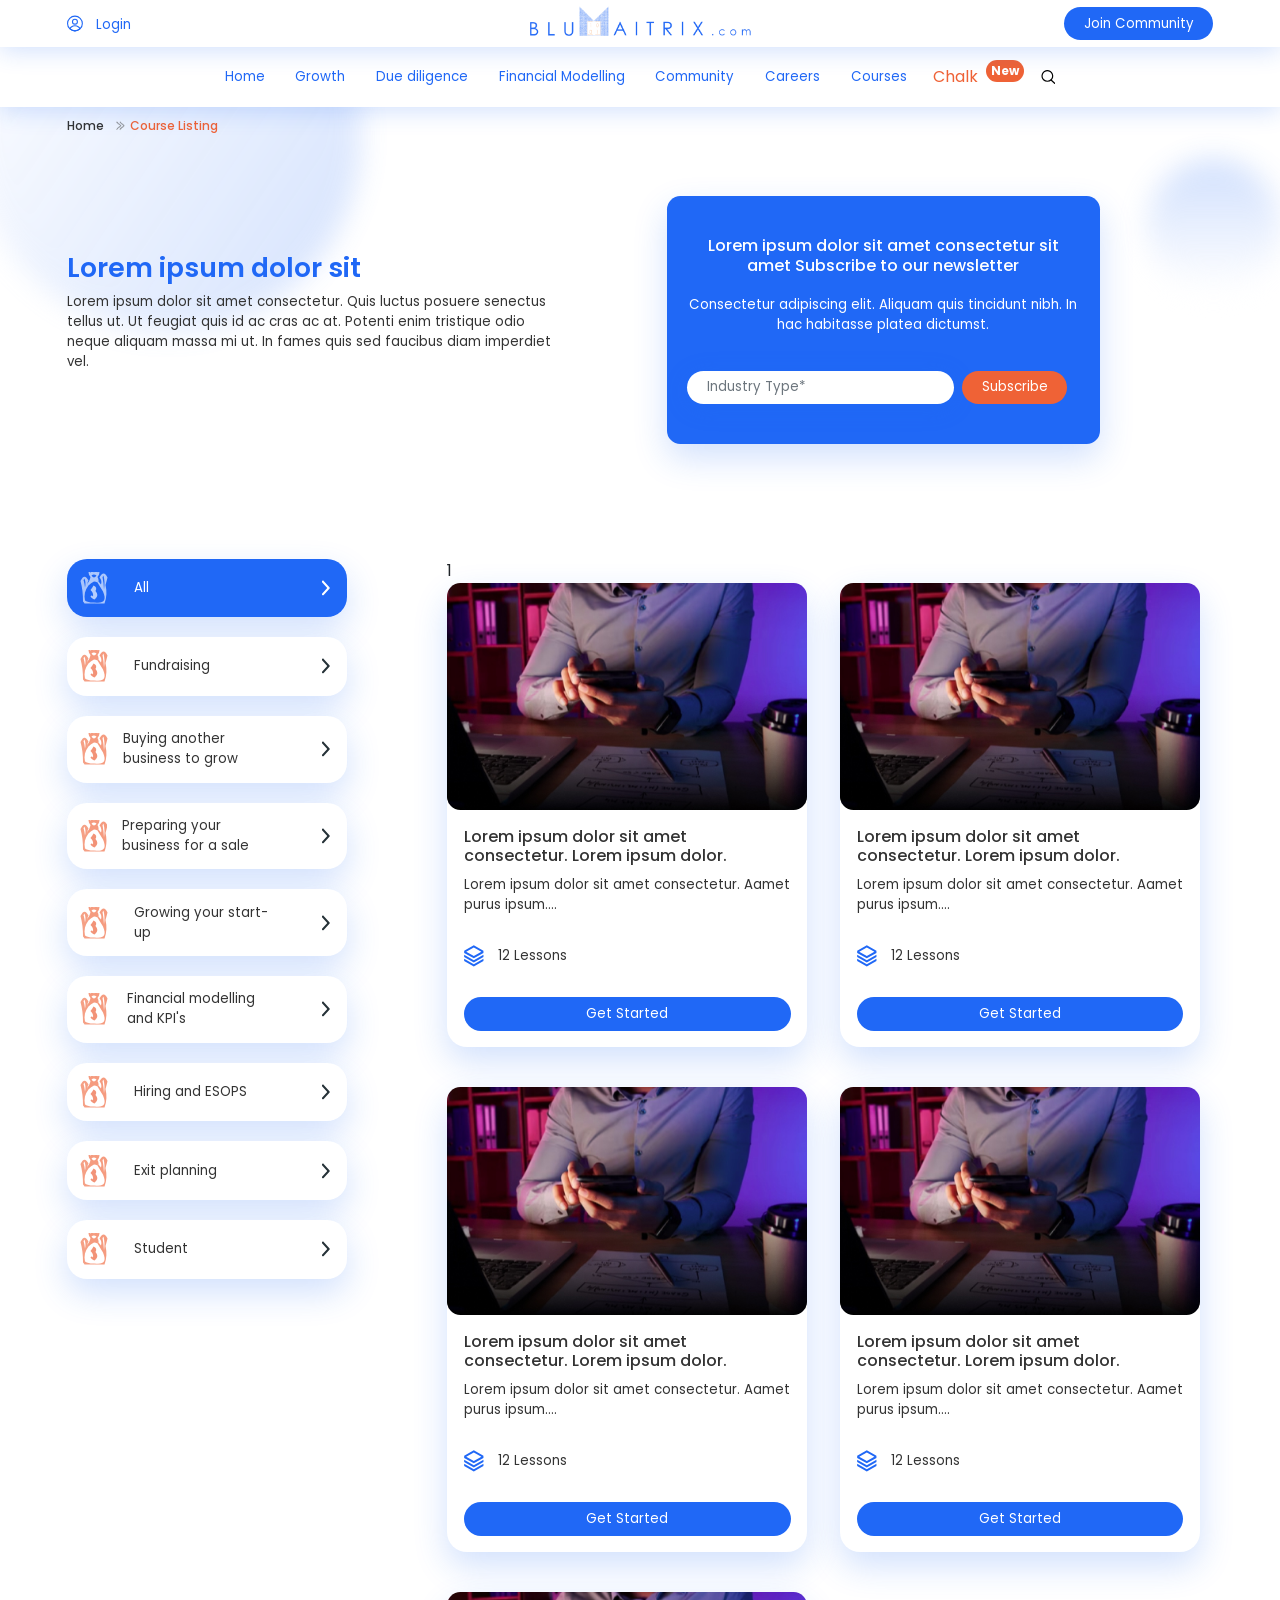
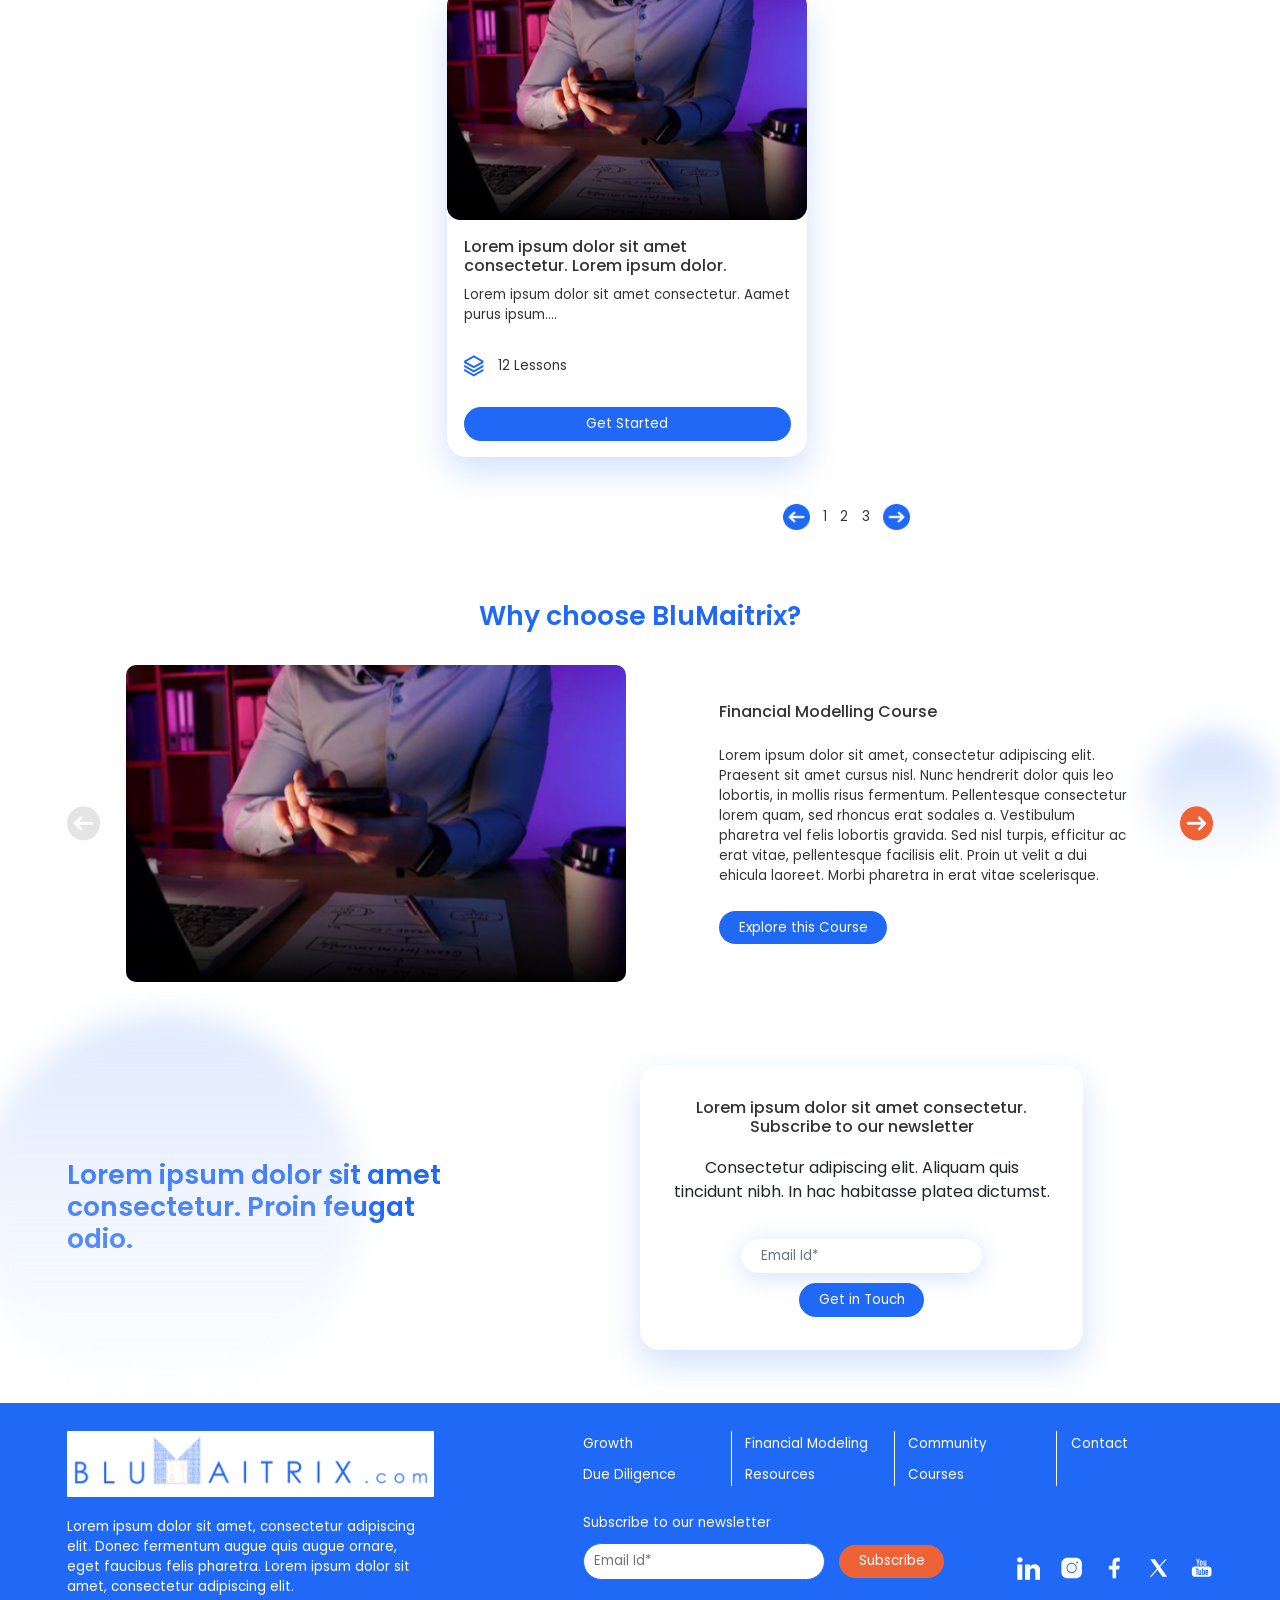
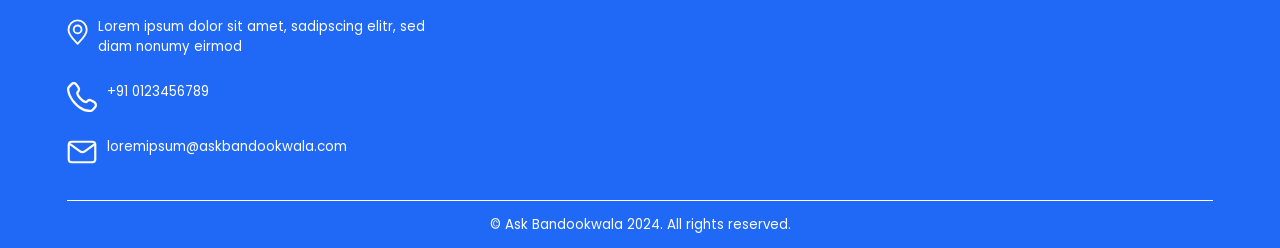
<file: course-listing.html>
<!DOCTYPE html>

<html lang="en">
 
<head>
  <meta charset="UTF-8">

    <meta http-equiv="X-UA-Compatible" content="IE=edge">

    <meta name="viewport" content="width=device-width, initial-scale=1.0, maximum-scale=1.0, user-scalable=no">

    <title> </title>
   <link rel="stylesheet" href="css/bootstrap.min.css">
    <link rel="stylesheet" href="css/font-awesome.min.css" />
    <link rel="stylesheet" href="css/aos.css" />
    <link rel="stylesheet" href="css/fonts.css" />
    <link rel="stylesheet" type="text/css" href="css/slick.css">
    <link rel="stylesheet" type="text/css" href="css/slick-theme.css">
    <link rel="stylesheet" href="css/header-footer.css" />
    <link rel="stylesheet" href="css/home-page.css">
    <link rel="stylesheet" href="css/style.css">
    <link rel="stylesheet" href="css/responsive.css">
    <style>
    
    </style>
    
<style>
   
</style>
</head>



<body class="head-fix">

 <header class="header">
  <div class="sticky">

       <div class="header-top-bar">
        <div class="wrapper">
          <div class="header-top-box">
        <div class="header-top-list  header-top-list1">
          <div class="header-top-left header-top-icon">
            <a href="javascript:void(0)">
            <svg class="header-top-login" width="29" height="29" viewBox="0 0 29 29" fill="none" xmlns="http://www.w3.org/2000/svg">
              <path d="M14.6646 15.625C14.5686 15.6113 14.4451 15.6113 14.3354 15.625C11.9207 15.5426 10 13.5639 10 11.1319C10 8.64484 12.003 6.625 14.5 6.625C16.9832 6.625 19 8.64484 19 11.1319C18.9863 13.5639 17.0793 15.5426 14.6646 15.625Z" stroke="#2068F6" stroke-width="2" stroke-linecap="round" stroke-linejoin="round"/>
              <path d="M23.5 24.4082C21.1232 26.6428 17.9718 28 14.5 28C11.0282 28 7.87685 26.6428 5.5 24.4082C5.63353 23.1196 6.43472 21.8583 7.8635 20.8713C11.5222 18.3762 17.5045 18.3762 21.1365 20.8713C22.5653 21.8583 23.3665 23.1196 23.5 24.4082Z" stroke="#2068F6" stroke-width="2" stroke-linecap="round" stroke-linejoin="round"/>
              <path d="M14.5 28C21.9558 28 28 21.9558 28 14.5C28 7.04415 21.9558 1 14.5 1C7.04415 1 1 7.04415 1 14.5C1 21.9558 7.04415 28 14.5 28Z" stroke="#2068F6" stroke-width="2" stroke-linecap="round" stroke-linejoin="round"/>
              </svg>
              </a>
              
             </div>
              <div class="header-top-left"> 
                 <a href="javascript:void(0)">Login</a>
              </div>
            
        </div>
        <div class="header-top-list2 header-top-list">
             <img src="images/logo.png" alt="" srcset="">
        </div>
        <div class="header-top-list3 header-top-list common-btn">
            <!-- <button class="theme-btn-primary" type="submit">Join Community</button> -->

            <button class="theme-btn-primary" type="submit">Join Community</button>
        </div>
      </div>
        </div>
       </div> 
      <nav class="navbar navbar-expand-lg navbar-light">

            <div class="container-fluid">

                 <div class="rightNav mobile">

                  <li><a href="#">Chalk<sup class="badge">New</sup></a></li>

                    <a href="#" class="language-link"><img src="images/search-icon-dark.svg" alt="" class="lang"></a>

                     <button class="navbar-toggler" type="button" data-bs-toggle="collapse"

                        data-bs-target="#navbarSupportedContent" aria-controls="navbarSupportedContent"

                        aria-expanded="false" aria-label="Toggle navigation">

             <div class="toggle animated-icon2">
                <div class="one"> </div>
                 <div class="two"></div>
                <div class="three"></div> 
            </div>

            



                    </button>

                </div>

                <div class="collapse navbar-collapse" id="navbarSupportedContent">

                   

                    <ul class="navbar-nav mb-2 mb-lg-0">

                        <li class="nav-item">

                            <a class="nav-link" aria-current="page" href="#">Home</a>

                        </li>

                        <li class="nav-item">

                            <a class="nav-link" href="#">Growth</a>

                        </li>

                        <li class="nav-item">

                            <a class="nav-link" href="#">Due diligence</a>

                        </li>

                        <li class="nav-item">

                            <a class="nav-link" href="#">Financial Modelling</a>

                        </li>

                        <li class="nav-item">

                            <a class="nav-link" href="#">Community</a>

                        </li>

                        <li class="nav-item">

                            <a class="nav-link" href="#">Careers</a>

                        </li>

                        <li class="nav-item">

                            <a class="nav-link" href="#">Courses</a>

                        </li>

                        

                    </ul>

               </div>

                <ul class="rightNav">
                    <li><a href="#">Chalk<sup class="badge">New</sup></a></li>
                     <li><a href="#"> 
                        <svg  width="28" height="28" viewBox="0 0 28 28" fill="none" xmlns="http://www.w3.org/2000/svg">
                            <path class="search"  fill-rule="evenodd" clip-rule="evenodd" d="M4.97368 19.2225C3.54907 17.8029 2.58282 16.0065 2.19477 14.056C1.80352 12.0999 2.00444 10.0751 2.77296 8.22866C3.53492 6.39261 4.83579 4.8172 6.5122 3.70026C9.91353 1.43325 14.3912 1.43325 17.7925 3.70026C19.469 4.8172 20.7699 6.39261 21.5317 8.22866C22.3003 10.0751 22.5013 12.0999 22.1099 14.056C21.722 16.0065 20.7557 17.8029 19.331 19.2225C17.4444 21.1119 14.8558 22.1775 12.1523 22.1775C9.44901 22.1775 6.86035 21.1119 4.97368 19.2225Z" stroke="black" stroke-width="2.25" stroke-linecap="round" stroke-linejoin="round"/>
                            <path class="search"  d="M19.2109 19.7832L26.0009 26.0002" stroke="black" stroke-width="2.25" stroke-linecap="round"/>
                            </svg>
                    </a></li>
 

                </ul>


   </div>



        </nav>
        

      </div>
      </div>
    </header>

  

 
  <section class="banner-top  blog-listing-banner">
    <div class="dot-large"></div>
    <div class="dot-small"></div>
    <div class="wrapper">
      <ol class="breadcrumb">
        <li class="active"><a href="http://">Home</a></li>
         <li class="breadcrumb-active"> Course Listing</li>
    </ol>

<div class="blog-listing-row">
<div class="common-heading common-content blog-listing-content">
  <h1>Lorem ipsum dolor sit </h1>
    <p>Lorem ipsum dolor sit amet consectetur. Quis luctus posuere senectus tellus ut. Ut feugiat quis id ac cras ac at. Potenti enim tristique odio neque aliquam  massa mi ut. In fames quis sed faucibus diam imperdiet vel.</p>
 
</div>

<div class="common-content blog-listing-form">
  <div class="blog-listing-box common-heading">
    <h3>Lorem ipsum dolor sit amet consectetur sit amet Subscribe to our newsletter</h3>
    <p>Consectetur adipiscing elit. Aliquam quis tincidunt nibh. In hac habitasse platea dictumst. </p>
    <form class="blog-listings-form">
   
      <div class="form-row">
    <div class="form-group">
    <input type="Email Id*" class="form-control" placeholder="Industry Type*">
 </div>
 <div class="common-btn">
<button class="theme-btn-primary" type="submit">Subscribe</button>
</div>
</div>
  </form>
  </div>
</div>
      </div>
 </section>

   

 <section class="blog-category-section">
  <div class="wrapper">
    <div class="blog-category-row">

<div class="blog-category-left">
  <ul>
    <li>
     
      <a class="tab-category-box category-active" data-id="tab1"  href="javascript: void(0)" >
        <div class="list-left">
          <div class="list-icon">
    
<svg class="category-icon" xmlns="http://www.w3.org/2000/svg" version="1.1" width="30px" height="32px" style="shape-rendering:geometricPrecision; text-rendering:geometricPrecision; image-rendering:optimizeQuality; fill-rule:evenodd; clip-rule:evenodd" xmlns:xlink="http://www.w3.org/1999/xlink">
  <g><path style="opacity:0.639" fill="#ef6336" d="M 8.5,-0.5 C 8.83333,-0.5 9.16667,-0.5 9.5,-0.5C 10.1667,0.833333 10.8333,0.833333 11.5,-0.5C 12.1667,-0.5 12.8333,-0.5 13.5,-0.5C 13.8333,0.833333 14.1667,0.833333 14.5,-0.5C 15.5,-0.5 16.5,-0.5 17.5,-0.5C 17.8333,0.833333 18.1667,0.833333 18.5,-0.5C 18.8333,-0.5 19.1667,-0.5 19.5,-0.5C 19.528,1.58236 18.8613,3.4157 17.5,5C 18.3802,6.35613 18.7135,7.85613 18.5,9.5C 17.8333,9.5 17.5,9.83333 17.5,10.5C 16.4226,9.98163 15.2559,9.6483 14,9.5C 11.9707,10.5504 10.1374,11.8838 8.5,13.5C 8.16667,12.8333 7.83333,12.1667 7.5,11.5C 9.05035,9.69984 10.0504,7.53317 10.5,5C 9.13865,3.4157 8.47199,1.58236 8.5,-0.5 Z M 11.5,3.5 C 13.0348,2.21214 14.7015,2.21214 16.5,3.5C 14.8277,6.16129 13.1611,6.16129 11.5,3.5 Z"/></g>
  <g><path style="opacity:0.635" fill="#ef6236" d="M 24.5,31.5 C 21.1667,31.5 17.8333,31.5 14.5,31.5C 14.5,31.1667 14.5,30.8333 14.5,30.5C 23.9702,31.8683 26.8036,28.2016 23,19.5C 21.1444,16.4443 19.3111,13.4443 17.5,10.5C 17.5,9.83333 17.8333,9.5 18.5,9.5C 19.3149,10.4293 20.1482,11.4293 21,12.5C 21.8446,9.86969 21.3446,7.53636 19.5,5.5C 22.2946,0.331094 24.9612,0.331094 27.5,5.5C 26.8847,8.03926 26.2181,10.5393 25.5,13C 27.0467,19.2948 26.7134,25.4614 24.5,31.5 Z M 23.5,3.5 C 24.6484,7.98115 24.8151,12.6478 24,17.5C 23.8002,13.2467 23.3002,9.08001 22.5,5C 23.056,4.61742 23.3893,4.11742 23.5,3.5 Z"/></g>
  <g><path style="opacity:0.612" fill="#ee6437" d="M 7.5,11.5 C 7.83333,12.1667 8.16667,12.8333 8.5,13.5C 4.98552,17.9405 3.81885,22.9405 5,28.5C 7.90361,30.2268 11.0703,30.8935 14.5,30.5C 14.5,30.8333 14.5,31.1667 14.5,31.5C 11.1667,31.5 7.83333,31.5 4.5,31.5C 4.21719,30.7109 3.71719,30.0442 3,29.5C 3.10931,22.3907 2.27598,15.5573 0.5,9C 3.10766,3.38228 5.77433,3.21562 8.5,8.5C 7.87277,9.41683 7.53944,10.4168 7.5,11.5 Z M 4.5,6.5 C 5.63784,9.30354 5.80451,12.3035 5,15.5C 4.77435,12.905 4.27435,10.405 3.5,8C 4.05596,7.61742 4.38929,7.11742 4.5,6.5 Z"/></g>
  <g><path style="opacity:0.672" fill="#ec5e36" d="M 13.5,13.5 C 16.3039,14.601 16.9705,16.4344 15.5,19C 18.178,22.1381 17.8447,24.9715 14.5,27.5C 12.7697,26.9744 11.4363,25.9744 10.5,24.5C 11.2739,23.2888 12.1072,23.2888 13,24.5C 13.4613,21.9093 12.6279,19.7427 10.5,18C 11.748,16.6003 12.748,15.1003 13.5,13.5 Z"/></g>
  </svg>
           </div>
           All
        </div>
        <span>
        <svg class="category-icon" width="18" height="18" viewBox="0 0 18 18" fill="none" xmlns="http://www.w3.org/2000/svg">
          <g  id="ep:arrow-up-bold" clip-path="url(#clip0_314_661)">
          <g  id="Group 125">
          <path id="Vector" d="M6.32655 1.84049C6.13348 2.05146 6.02502 2.33756 6.02502 2.63587C6.02502 2.93418 6.13348 3.22027 6.32655 3.43124L11.4243 8.99999L6.32655 14.5687C6.13895 14.7809 6.03515 15.0651 6.03749 15.3601C6.03984 15.655 6.14815 15.9372 6.33909 16.1458C6.53003 16.3544 6.78833 16.4727 7.05836 16.4753C7.32838 16.4778 7.58852 16.3644 7.78276 16.1595L13.6086 9.79537C13.8017 9.5844 13.9102 9.2983 13.9102 8.99999C13.9102 8.70168 13.8017 8.41559 13.6086 8.20462L7.78276 1.84049C7.58963 1.62959 7.32773 1.51111 7.05465 1.51111C6.78157 1.51111 6.51967 1.62959 6.32655 1.84049Z" fill="#263238"/>
          </g>
          </g>
          <defs>
          <clipPath id="clip0_314_661">
          <rect width="18" height="16.4776" fill="white" transform="translate(17.353) rotate(90)"/>
          </clipPath>
          </defs>
          </svg>
          
       </span>
      </a>
    </li>
    <li>
     
      <a class="tab-category-box" data-id="tab2"  href="javascript: void(0)" >
        <div class="list-left">
          <div class="list-icon">
<svg class="category-icon" xmlns="http://www.w3.org/2000/svg" version="1.1" width="30px" height="32px" style="shape-rendering:geometricPrecision; text-rendering:geometricPrecision; image-rendering:optimizeQuality; fill-rule:evenodd; clip-rule:evenodd" xmlns:xlink="http://www.w3.org/1999/xlink">
  <g><path style="opacity:0.639" fill="#ef6336" d="M 8.5,-0.5 C 8.83333,-0.5 9.16667,-0.5 9.5,-0.5C 10.1667,0.833333 10.8333,0.833333 11.5,-0.5C 12.1667,-0.5 12.8333,-0.5 13.5,-0.5C 13.8333,0.833333 14.1667,0.833333 14.5,-0.5C 15.5,-0.5 16.5,-0.5 17.5,-0.5C 17.8333,0.833333 18.1667,0.833333 18.5,-0.5C 18.8333,-0.5 19.1667,-0.5 19.5,-0.5C 19.528,1.58236 18.8613,3.4157 17.5,5C 18.3802,6.35613 18.7135,7.85613 18.5,9.5C 17.8333,9.5 17.5,9.83333 17.5,10.5C 16.4226,9.98163 15.2559,9.6483 14,9.5C 11.9707,10.5504 10.1374,11.8838 8.5,13.5C 8.16667,12.8333 7.83333,12.1667 7.5,11.5C 9.05035,9.69984 10.0504,7.53317 10.5,5C 9.13865,3.4157 8.47199,1.58236 8.5,-0.5 Z M 11.5,3.5 C 13.0348,2.21214 14.7015,2.21214 16.5,3.5C 14.8277,6.16129 13.1611,6.16129 11.5,3.5 Z"/></g>
  <g><path style="opacity:0.635" fill="#ef6236" d="M 24.5,31.5 C 21.1667,31.5 17.8333,31.5 14.5,31.5C 14.5,31.1667 14.5,30.8333 14.5,30.5C 23.9702,31.8683 26.8036,28.2016 23,19.5C 21.1444,16.4443 19.3111,13.4443 17.5,10.5C 17.5,9.83333 17.8333,9.5 18.5,9.5C 19.3149,10.4293 20.1482,11.4293 21,12.5C 21.8446,9.86969 21.3446,7.53636 19.5,5.5C 22.2946,0.331094 24.9612,0.331094 27.5,5.5C 26.8847,8.03926 26.2181,10.5393 25.5,13C 27.0467,19.2948 26.7134,25.4614 24.5,31.5 Z M 23.5,3.5 C 24.6484,7.98115 24.8151,12.6478 24,17.5C 23.8002,13.2467 23.3002,9.08001 22.5,5C 23.056,4.61742 23.3893,4.11742 23.5,3.5 Z"/></g>
  <g><path style="opacity:0.612" fill="#ee6437" d="M 7.5,11.5 C 7.83333,12.1667 8.16667,12.8333 8.5,13.5C 4.98552,17.9405 3.81885,22.9405 5,28.5C 7.90361,30.2268 11.0703,30.8935 14.5,30.5C 14.5,30.8333 14.5,31.1667 14.5,31.5C 11.1667,31.5 7.83333,31.5 4.5,31.5C 4.21719,30.7109 3.71719,30.0442 3,29.5C 3.10931,22.3907 2.27598,15.5573 0.5,9C 3.10766,3.38228 5.77433,3.21562 8.5,8.5C 7.87277,9.41683 7.53944,10.4168 7.5,11.5 Z M 4.5,6.5 C 5.63784,9.30354 5.80451,12.3035 5,15.5C 4.77435,12.905 4.27435,10.405 3.5,8C 4.05596,7.61742 4.38929,7.11742 4.5,6.5 Z"/></g>
  <g><path style="opacity:0.672" fill="#ec5e36" d="M 13.5,13.5 C 16.3039,14.601 16.9705,16.4344 15.5,19C 18.178,22.1381 17.8447,24.9715 14.5,27.5C 12.7697,26.9744 11.4363,25.9744 10.5,24.5C 11.2739,23.2888 12.1072,23.2888 13,24.5C 13.4613,21.9093 12.6279,19.7427 10.5,18C 11.748,16.6003 12.748,15.1003 13.5,13.5 Z"/></g>
  </svg>
           </div>
           Fundraising
        </div>
        <span>
        <svg class="category-icon" width="18" height="18" viewBox="0 0 18 18" fill="none" xmlns="http://www.w3.org/2000/svg">
          <g  id="ep:arrow-up-bold" clip-path="url(#clip0_314_661)">
          <g  id="Group 125">
          <path id="Vector" d="M6.32655 1.84049C6.13348 2.05146 6.02502 2.33756 6.02502 2.63587C6.02502 2.93418 6.13348 3.22027 6.32655 3.43124L11.4243 8.99999L6.32655 14.5687C6.13895 14.7809 6.03515 15.0651 6.03749 15.3601C6.03984 15.655 6.14815 15.9372 6.33909 16.1458C6.53003 16.3544 6.78833 16.4727 7.05836 16.4753C7.32838 16.4778 7.58852 16.3644 7.78276 16.1595L13.6086 9.79537C13.8017 9.5844 13.9102 9.2983 13.9102 8.99999C13.9102 8.70168 13.8017 8.41559 13.6086 8.20462L7.78276 1.84049C7.58963 1.62959 7.32773 1.51111 7.05465 1.51111C6.78157 1.51111 6.51967 1.62959 6.32655 1.84049Z" fill="#263238"/>
          </g>
          </g>
          <defs>
          <clipPath id="clip0_314_661">
          <rect width="18" height="16.4776" fill="white" transform="translate(17.353) rotate(90)"/>
          </clipPath>
          </defs>
          </svg>
          
       </span>
      </a>
    </li>
   
    <li>
       <a class="tab-category-box" data-id="tab3" href="javascript: void(0)">
        <div class="list-left">
          <div class="list-icon">
           
<svg class="category-icon" xmlns="http://www.w3.org/2000/svg" version="1.1" width="30px" height="32px" style="shape-rendering:geometricPrecision; text-rendering:geometricPrecision; image-rendering:optimizeQuality; fill-rule:evenodd; clip-rule:evenodd" xmlns:xlink="http://www.w3.org/1999/xlink">
  <g><path style="opacity:0.639" fill="#ef6336" d="M 8.5,-0.5 C 8.83333,-0.5 9.16667,-0.5 9.5,-0.5C 10.1667,0.833333 10.8333,0.833333 11.5,-0.5C 12.1667,-0.5 12.8333,-0.5 13.5,-0.5C 13.8333,0.833333 14.1667,0.833333 14.5,-0.5C 15.5,-0.5 16.5,-0.5 17.5,-0.5C 17.8333,0.833333 18.1667,0.833333 18.5,-0.5C 18.8333,-0.5 19.1667,-0.5 19.5,-0.5C 19.528,1.58236 18.8613,3.4157 17.5,5C 18.3802,6.35613 18.7135,7.85613 18.5,9.5C 17.8333,9.5 17.5,9.83333 17.5,10.5C 16.4226,9.98163 15.2559,9.6483 14,9.5C 11.9707,10.5504 10.1374,11.8838 8.5,13.5C 8.16667,12.8333 7.83333,12.1667 7.5,11.5C 9.05035,9.69984 10.0504,7.53317 10.5,5C 9.13865,3.4157 8.47199,1.58236 8.5,-0.5 Z M 11.5,3.5 C 13.0348,2.21214 14.7015,2.21214 16.5,3.5C 14.8277,6.16129 13.1611,6.16129 11.5,3.5 Z"/></g>
  <g><path style="opacity:0.635" fill="#ef6236" d="M 24.5,31.5 C 21.1667,31.5 17.8333,31.5 14.5,31.5C 14.5,31.1667 14.5,30.8333 14.5,30.5C 23.9702,31.8683 26.8036,28.2016 23,19.5C 21.1444,16.4443 19.3111,13.4443 17.5,10.5C 17.5,9.83333 17.8333,9.5 18.5,9.5C 19.3149,10.4293 20.1482,11.4293 21,12.5C 21.8446,9.86969 21.3446,7.53636 19.5,5.5C 22.2946,0.331094 24.9612,0.331094 27.5,5.5C 26.8847,8.03926 26.2181,10.5393 25.5,13C 27.0467,19.2948 26.7134,25.4614 24.5,31.5 Z M 23.5,3.5 C 24.6484,7.98115 24.8151,12.6478 24,17.5C 23.8002,13.2467 23.3002,9.08001 22.5,5C 23.056,4.61742 23.3893,4.11742 23.5,3.5 Z"/></g>
  <g><path style="opacity:0.612" fill="#ee6437" d="M 7.5,11.5 C 7.83333,12.1667 8.16667,12.8333 8.5,13.5C 4.98552,17.9405 3.81885,22.9405 5,28.5C 7.90361,30.2268 11.0703,30.8935 14.5,30.5C 14.5,30.8333 14.5,31.1667 14.5,31.5C 11.1667,31.5 7.83333,31.5 4.5,31.5C 4.21719,30.7109 3.71719,30.0442 3,29.5C 3.10931,22.3907 2.27598,15.5573 0.5,9C 3.10766,3.38228 5.77433,3.21562 8.5,8.5C 7.87277,9.41683 7.53944,10.4168 7.5,11.5 Z M 4.5,6.5 C 5.63784,9.30354 5.80451,12.3035 5,15.5C 4.77435,12.905 4.27435,10.405 3.5,8C 4.05596,7.61742 4.38929,7.11742 4.5,6.5 Z"/></g>
  <g><path style="opacity:0.672" fill="#ec5e36" d="M 13.5,13.5 C 16.3039,14.601 16.9705,16.4344 15.5,19C 18.178,22.1381 17.8447,24.9715 14.5,27.5C 12.7697,26.9744 11.4363,25.9744 10.5,24.5C 11.2739,23.2888 12.1072,23.2888 13,24.5C 13.4613,21.9093 12.6279,19.7427 10.5,18C 11.748,16.6003 12.748,15.1003 13.5,13.5 Z"/></g>
  </svg>
           </div>
           Buying another business to grow
        </div>
        <span>
        <svg class="category-icon" width="18" height="18" viewBox="0 0 18 18" fill="none" xmlns="http://www.w3.org/2000/svg">
          <g id="ep:arrow-up-bold" clip-path="url(#clip0_314_661)">
          <g id="Group 125">
          <path id="Vector" d="M6.32655 1.84049C6.13348 2.05146 6.02502 2.33756 6.02502 2.63587C6.02502 2.93418 6.13348 3.22027 6.32655 3.43124L11.4243 8.99999L6.32655 14.5687C6.13895 14.7809 6.03515 15.0651 6.03749 15.3601C6.03984 15.655 6.14815 15.9372 6.33909 16.1458C6.53003 16.3544 6.78833 16.4727 7.05836 16.4753C7.32838 16.4778 7.58852 16.3644 7.78276 16.1595L13.6086 9.79537C13.8017 9.5844 13.9102 9.2983 13.9102 8.99999C13.9102 8.70168 13.8017 8.41559 13.6086 8.20462L7.78276 1.84049C7.58963 1.62959 7.32773 1.51111 7.05465 1.51111C6.78157 1.51111 6.51967 1.62959 6.32655 1.84049Z" fill="#263238"/>
          </g>
          </g>
          <defs>
          <clipPath id="clip0_314_661">
          <rect width="18" height="16.4776" fill="white" transform="translate(17.353) rotate(90)"/>
          </clipPath>
          </defs>
          </svg>
          
       </span>
      </a>
    </li>
 
    <li>
      <a class="tab-category-box" data-id="tab4" href="javascript: void(0)">
        <div class="list-left">
          <div class="list-icon">
           
<svg class="category-icon" xmlns="http://www.w3.org/2000/svg" version="1.1" width="30px" height="32px" style="shape-rendering:geometricPrecision; text-rendering:geometricPrecision; image-rendering:optimizeQuality; fill-rule:evenodd; clip-rule:evenodd" xmlns:xlink="http://www.w3.org/1999/xlink">
  <g><path style="opacity:0.639" fill="#ef6336" d="M 8.5,-0.5 C 8.83333,-0.5 9.16667,-0.5 9.5,-0.5C 10.1667,0.833333 10.8333,0.833333 11.5,-0.5C 12.1667,-0.5 12.8333,-0.5 13.5,-0.5C 13.8333,0.833333 14.1667,0.833333 14.5,-0.5C 15.5,-0.5 16.5,-0.5 17.5,-0.5C 17.8333,0.833333 18.1667,0.833333 18.5,-0.5C 18.8333,-0.5 19.1667,-0.5 19.5,-0.5C 19.528,1.58236 18.8613,3.4157 17.5,5C 18.3802,6.35613 18.7135,7.85613 18.5,9.5C 17.8333,9.5 17.5,9.83333 17.5,10.5C 16.4226,9.98163 15.2559,9.6483 14,9.5C 11.9707,10.5504 10.1374,11.8838 8.5,13.5C 8.16667,12.8333 7.83333,12.1667 7.5,11.5C 9.05035,9.69984 10.0504,7.53317 10.5,5C 9.13865,3.4157 8.47199,1.58236 8.5,-0.5 Z M 11.5,3.5 C 13.0348,2.21214 14.7015,2.21214 16.5,3.5C 14.8277,6.16129 13.1611,6.16129 11.5,3.5 Z"/></g>
  <g><path style="opacity:0.635" fill="#ef6236" d="M 24.5,31.5 C 21.1667,31.5 17.8333,31.5 14.5,31.5C 14.5,31.1667 14.5,30.8333 14.5,30.5C 23.9702,31.8683 26.8036,28.2016 23,19.5C 21.1444,16.4443 19.3111,13.4443 17.5,10.5C 17.5,9.83333 17.8333,9.5 18.5,9.5C 19.3149,10.4293 20.1482,11.4293 21,12.5C 21.8446,9.86969 21.3446,7.53636 19.5,5.5C 22.2946,0.331094 24.9612,0.331094 27.5,5.5C 26.8847,8.03926 26.2181,10.5393 25.5,13C 27.0467,19.2948 26.7134,25.4614 24.5,31.5 Z M 23.5,3.5 C 24.6484,7.98115 24.8151,12.6478 24,17.5C 23.8002,13.2467 23.3002,9.08001 22.5,5C 23.056,4.61742 23.3893,4.11742 23.5,3.5 Z"/></g>
  <g><path style="opacity:0.612" fill="#ee6437" d="M 7.5,11.5 C 7.83333,12.1667 8.16667,12.8333 8.5,13.5C 4.98552,17.9405 3.81885,22.9405 5,28.5C 7.90361,30.2268 11.0703,30.8935 14.5,30.5C 14.5,30.8333 14.5,31.1667 14.5,31.5C 11.1667,31.5 7.83333,31.5 4.5,31.5C 4.21719,30.7109 3.71719,30.0442 3,29.5C 3.10931,22.3907 2.27598,15.5573 0.5,9C 3.10766,3.38228 5.77433,3.21562 8.5,8.5C 7.87277,9.41683 7.53944,10.4168 7.5,11.5 Z M 4.5,6.5 C 5.63784,9.30354 5.80451,12.3035 5,15.5C 4.77435,12.905 4.27435,10.405 3.5,8C 4.05596,7.61742 4.38929,7.11742 4.5,6.5 Z"/></g>
  <g><path style="opacity:0.672" fill="#ec5e36" d="M 13.5,13.5 C 16.3039,14.601 16.9705,16.4344 15.5,19C 18.178,22.1381 17.8447,24.9715 14.5,27.5C 12.7697,26.9744 11.4363,25.9744 10.5,24.5C 11.2739,23.2888 12.1072,23.2888 13,24.5C 13.4613,21.9093 12.6279,19.7427 10.5,18C 11.748,16.6003 12.748,15.1003 13.5,13.5 Z"/></g>
  </svg>
           </div>
           Preparing your business for a sale
        </div>
        <span>
        <svg class="category-icon" width="18" height="18" viewBox="0 0 18 18" fill="none" xmlns="http://www.w3.org/2000/svg">
          <g id="ep:arrow-up-bold" clip-path="url(#clip0_314_661)">
          <g id="Group 125">
          <path id="Vector" d="M6.32655 1.84049C6.13348 2.05146 6.02502 2.33756 6.02502 2.63587C6.02502 2.93418 6.13348 3.22027 6.32655 3.43124L11.4243 8.99999L6.32655 14.5687C6.13895 14.7809 6.03515 15.0651 6.03749 15.3601C6.03984 15.655 6.14815 15.9372 6.33909 16.1458C6.53003 16.3544 6.78833 16.4727 7.05836 16.4753C7.32838 16.4778 7.58852 16.3644 7.78276 16.1595L13.6086 9.79537C13.8017 9.5844 13.9102 9.2983 13.9102 8.99999C13.9102 8.70168 13.8017 8.41559 13.6086 8.20462L7.78276 1.84049C7.58963 1.62959 7.32773 1.51111 7.05465 1.51111C6.78157 1.51111 6.51967 1.62959 6.32655 1.84049Z" fill="#263238"/>
          </g>
          </g>
          <defs>
          <clipPath id="clip0_314_661">
          <rect width="18" height="16.4776" fill="white" transform="translate(17.353) rotate(90)"/>
          </clipPath>
          </defs>
          </svg>
          
       </span>
      </a>
    </li>

    <li>
      <a class="tab-category-box" data-id="tab5" href="javascript: void(0)">
        <div class="list-left">
          <div class="list-icon">
           
<svg class="category-icon" xmlns="http://www.w3.org/2000/svg" version="1.1" width="30px" height="32px" style="shape-rendering:geometricPrecision; text-rendering:geometricPrecision; image-rendering:optimizeQuality; fill-rule:evenodd; clip-rule:evenodd" xmlns:xlink="http://www.w3.org/1999/xlink">
  <g><path style="opacity:0.639" fill="#ef6336" d="M 8.5,-0.5 C 8.83333,-0.5 9.16667,-0.5 9.5,-0.5C 10.1667,0.833333 10.8333,0.833333 11.5,-0.5C 12.1667,-0.5 12.8333,-0.5 13.5,-0.5C 13.8333,0.833333 14.1667,0.833333 14.5,-0.5C 15.5,-0.5 16.5,-0.5 17.5,-0.5C 17.8333,0.833333 18.1667,0.833333 18.5,-0.5C 18.8333,-0.5 19.1667,-0.5 19.5,-0.5C 19.528,1.58236 18.8613,3.4157 17.5,5C 18.3802,6.35613 18.7135,7.85613 18.5,9.5C 17.8333,9.5 17.5,9.83333 17.5,10.5C 16.4226,9.98163 15.2559,9.6483 14,9.5C 11.9707,10.5504 10.1374,11.8838 8.5,13.5C 8.16667,12.8333 7.83333,12.1667 7.5,11.5C 9.05035,9.69984 10.0504,7.53317 10.5,5C 9.13865,3.4157 8.47199,1.58236 8.5,-0.5 Z M 11.5,3.5 C 13.0348,2.21214 14.7015,2.21214 16.5,3.5C 14.8277,6.16129 13.1611,6.16129 11.5,3.5 Z"/></g>
  <g><path style="opacity:0.635" fill="#ef6236" d="M 24.5,31.5 C 21.1667,31.5 17.8333,31.5 14.5,31.5C 14.5,31.1667 14.5,30.8333 14.5,30.5C 23.9702,31.8683 26.8036,28.2016 23,19.5C 21.1444,16.4443 19.3111,13.4443 17.5,10.5C 17.5,9.83333 17.8333,9.5 18.5,9.5C 19.3149,10.4293 20.1482,11.4293 21,12.5C 21.8446,9.86969 21.3446,7.53636 19.5,5.5C 22.2946,0.331094 24.9612,0.331094 27.5,5.5C 26.8847,8.03926 26.2181,10.5393 25.5,13C 27.0467,19.2948 26.7134,25.4614 24.5,31.5 Z M 23.5,3.5 C 24.6484,7.98115 24.8151,12.6478 24,17.5C 23.8002,13.2467 23.3002,9.08001 22.5,5C 23.056,4.61742 23.3893,4.11742 23.5,3.5 Z"/></g>
  <g><path style="opacity:0.612" fill="#ee6437" d="M 7.5,11.5 C 7.83333,12.1667 8.16667,12.8333 8.5,13.5C 4.98552,17.9405 3.81885,22.9405 5,28.5C 7.90361,30.2268 11.0703,30.8935 14.5,30.5C 14.5,30.8333 14.5,31.1667 14.5,31.5C 11.1667,31.5 7.83333,31.5 4.5,31.5C 4.21719,30.7109 3.71719,30.0442 3,29.5C 3.10931,22.3907 2.27598,15.5573 0.5,9C 3.10766,3.38228 5.77433,3.21562 8.5,8.5C 7.87277,9.41683 7.53944,10.4168 7.5,11.5 Z M 4.5,6.5 C 5.63784,9.30354 5.80451,12.3035 5,15.5C 4.77435,12.905 4.27435,10.405 3.5,8C 4.05596,7.61742 4.38929,7.11742 4.5,6.5 Z"/></g>
  <g><path style="opacity:0.672" fill="#ec5e36" d="M 13.5,13.5 C 16.3039,14.601 16.9705,16.4344 15.5,19C 18.178,22.1381 17.8447,24.9715 14.5,27.5C 12.7697,26.9744 11.4363,25.9744 10.5,24.5C 11.2739,23.2888 12.1072,23.2888 13,24.5C 13.4613,21.9093 12.6279,19.7427 10.5,18C 11.748,16.6003 12.748,15.1003 13.5,13.5 Z"/></g>
  </svg>
           </div>
           Growing your start-up
        </div>
        <span>
        <svg class="category-icon" width="18" height="18" viewBox="0 0 18 18" fill="none" xmlns="http://www.w3.org/2000/svg">
          <g id="ep:arrow-up-bold" clip-path="url(#clip0_314_661)">
          <g id="Group 125">
          <path id="Vector" d="M6.32655 1.84049C6.13348 2.05146 6.02502 2.33756 6.02502 2.63587C6.02502 2.93418 6.13348 3.22027 6.32655 3.43124L11.4243 8.99999L6.32655 14.5687C6.13895 14.7809 6.03515 15.0651 6.03749 15.3601C6.03984 15.655 6.14815 15.9372 6.33909 16.1458C6.53003 16.3544 6.78833 16.4727 7.05836 16.4753C7.32838 16.4778 7.58852 16.3644 7.78276 16.1595L13.6086 9.79537C13.8017 9.5844 13.9102 9.2983 13.9102 8.99999C13.9102 8.70168 13.8017 8.41559 13.6086 8.20462L7.78276 1.84049C7.58963 1.62959 7.32773 1.51111 7.05465 1.51111C6.78157 1.51111 6.51967 1.62959 6.32655 1.84049Z" fill="#263238"/>
          </g>
          </g>
          <defs>
          <clipPath id="clip0_314_661">
          <rect width="18" height="16.4776" fill="white" transform="translate(17.353) rotate(90)"/>
          </clipPath>
          </defs>
          </svg>
          
       </span>
      </a>
    </li>
 

    <li>
      <a class="tab-category-box" data-id="tab6" href="javascript: void(0)">
        <div class="list-left">
          <div class="list-icon">
           
<svg class="category-icon" xmlns="http://www.w3.org/2000/svg" version="1.1" width="30px" height="32px" style="shape-rendering:geometricPrecision; text-rendering:geometricPrecision; image-rendering:optimizeQuality; fill-rule:evenodd; clip-rule:evenodd" xmlns:xlink="http://www.w3.org/1999/xlink">
  <g><path style="opacity:0.639" fill="#ef6336" d="M 8.5,-0.5 C 8.83333,-0.5 9.16667,-0.5 9.5,-0.5C 10.1667,0.833333 10.8333,0.833333 11.5,-0.5C 12.1667,-0.5 12.8333,-0.5 13.5,-0.5C 13.8333,0.833333 14.1667,0.833333 14.5,-0.5C 15.5,-0.5 16.5,-0.5 17.5,-0.5C 17.8333,0.833333 18.1667,0.833333 18.5,-0.5C 18.8333,-0.5 19.1667,-0.5 19.5,-0.5C 19.528,1.58236 18.8613,3.4157 17.5,5C 18.3802,6.35613 18.7135,7.85613 18.5,9.5C 17.8333,9.5 17.5,9.83333 17.5,10.5C 16.4226,9.98163 15.2559,9.6483 14,9.5C 11.9707,10.5504 10.1374,11.8838 8.5,13.5C 8.16667,12.8333 7.83333,12.1667 7.5,11.5C 9.05035,9.69984 10.0504,7.53317 10.5,5C 9.13865,3.4157 8.47199,1.58236 8.5,-0.5 Z M 11.5,3.5 C 13.0348,2.21214 14.7015,2.21214 16.5,3.5C 14.8277,6.16129 13.1611,6.16129 11.5,3.5 Z"/></g>
  <g><path style="opacity:0.635" fill="#ef6236" d="M 24.5,31.5 C 21.1667,31.5 17.8333,31.5 14.5,31.5C 14.5,31.1667 14.5,30.8333 14.5,30.5C 23.9702,31.8683 26.8036,28.2016 23,19.5C 21.1444,16.4443 19.3111,13.4443 17.5,10.5C 17.5,9.83333 17.8333,9.5 18.5,9.5C 19.3149,10.4293 20.1482,11.4293 21,12.5C 21.8446,9.86969 21.3446,7.53636 19.5,5.5C 22.2946,0.331094 24.9612,0.331094 27.5,5.5C 26.8847,8.03926 26.2181,10.5393 25.5,13C 27.0467,19.2948 26.7134,25.4614 24.5,31.5 Z M 23.5,3.5 C 24.6484,7.98115 24.8151,12.6478 24,17.5C 23.8002,13.2467 23.3002,9.08001 22.5,5C 23.056,4.61742 23.3893,4.11742 23.5,3.5 Z"/></g>
  <g><path style="opacity:0.612" fill="#ee6437" d="M 7.5,11.5 C 7.83333,12.1667 8.16667,12.8333 8.5,13.5C 4.98552,17.9405 3.81885,22.9405 5,28.5C 7.90361,30.2268 11.0703,30.8935 14.5,30.5C 14.5,30.8333 14.5,31.1667 14.5,31.5C 11.1667,31.5 7.83333,31.5 4.5,31.5C 4.21719,30.7109 3.71719,30.0442 3,29.5C 3.10931,22.3907 2.27598,15.5573 0.5,9C 3.10766,3.38228 5.77433,3.21562 8.5,8.5C 7.87277,9.41683 7.53944,10.4168 7.5,11.5 Z M 4.5,6.5 C 5.63784,9.30354 5.80451,12.3035 5,15.5C 4.77435,12.905 4.27435,10.405 3.5,8C 4.05596,7.61742 4.38929,7.11742 4.5,6.5 Z"/></g>
  <g><path style="opacity:0.672" fill="#ec5e36" d="M 13.5,13.5 C 16.3039,14.601 16.9705,16.4344 15.5,19C 18.178,22.1381 17.8447,24.9715 14.5,27.5C 12.7697,26.9744 11.4363,25.9744 10.5,24.5C 11.2739,23.2888 12.1072,23.2888 13,24.5C 13.4613,21.9093 12.6279,19.7427 10.5,18C 11.748,16.6003 12.748,15.1003 13.5,13.5 Z"/></g>
  </svg>
           </div>
           Financial modelling and KPI's
        </div>
        <span>
        <svg class="category-icon" width="18" height="18" viewBox="0 0 18 18" fill="none" xmlns="http://www.w3.org/2000/svg">
          <g id="ep:arrow-up-bold" clip-path="url(#clip0_314_661)">
          <g id="Group 125">
          <path id="Vector" d="M6.32655 1.84049C6.13348 2.05146 6.02502 2.33756 6.02502 2.63587C6.02502 2.93418 6.13348 3.22027 6.32655 3.43124L11.4243 8.99999L6.32655 14.5687C6.13895 14.7809 6.03515 15.0651 6.03749 15.3601C6.03984 15.655 6.14815 15.9372 6.33909 16.1458C6.53003 16.3544 6.78833 16.4727 7.05836 16.4753C7.32838 16.4778 7.58852 16.3644 7.78276 16.1595L13.6086 9.79537C13.8017 9.5844 13.9102 9.2983 13.9102 8.99999C13.9102 8.70168 13.8017 8.41559 13.6086 8.20462L7.78276 1.84049C7.58963 1.62959 7.32773 1.51111 7.05465 1.51111C6.78157 1.51111 6.51967 1.62959 6.32655 1.84049Z" fill="#263238"/>
          </g>
          </g>
          <defs>
          <clipPath id="clip0_314_661">
          <rect width="18" height="16.4776" fill="white" transform="translate(17.353) rotate(90)"/>
          </clipPath>
          </defs>
          </svg>
          
       </span>
      </a>
    </li>
 
    <li>
      <a class="tab-category-box" data-id="tab7" href="javascript: void(0)">
        <div class="list-left">
          <div class="list-icon">

            <svg class="category-icon" xmlns="http://www.w3.org/2000/svg" version="1.1" width="30px" height="32px" style="shape-rendering:geometricPrecision; text-rendering:geometricPrecision; image-rendering:optimizeQuality; fill-rule:evenodd; clip-rule:evenodd" xmlns:xlink="http://www.w3.org/1999/xlink">
              <g><path style="opacity:0.639" fill="#ef6336" d="M 8.5,-0.5 C 8.83333,-0.5 9.16667,-0.5 9.5,-0.5C 10.1667,0.833333 10.8333,0.833333 11.5,-0.5C 12.1667,-0.5 12.8333,-0.5 13.5,-0.5C 13.8333,0.833333 14.1667,0.833333 14.5,-0.5C 15.5,-0.5 16.5,-0.5 17.5,-0.5C 17.8333,0.833333 18.1667,0.833333 18.5,-0.5C 18.8333,-0.5 19.1667,-0.5 19.5,-0.5C 19.528,1.58236 18.8613,3.4157 17.5,5C 18.3802,6.35613 18.7135,7.85613 18.5,9.5C 17.8333,9.5 17.5,9.83333 17.5,10.5C 16.4226,9.98163 15.2559,9.6483 14,9.5C 11.9707,10.5504 10.1374,11.8838 8.5,13.5C 8.16667,12.8333 7.83333,12.1667 7.5,11.5C 9.05035,9.69984 10.0504,7.53317 10.5,5C 9.13865,3.4157 8.47199,1.58236 8.5,-0.5 Z M 11.5,3.5 C 13.0348,2.21214 14.7015,2.21214 16.5,3.5C 14.8277,6.16129 13.1611,6.16129 11.5,3.5 Z"/></g>
              <g><path style="opacity:0.635" fill="#ef6236" d="M 24.5,31.5 C 21.1667,31.5 17.8333,31.5 14.5,31.5C 14.5,31.1667 14.5,30.8333 14.5,30.5C 23.9702,31.8683 26.8036,28.2016 23,19.5C 21.1444,16.4443 19.3111,13.4443 17.5,10.5C 17.5,9.83333 17.8333,9.5 18.5,9.5C 19.3149,10.4293 20.1482,11.4293 21,12.5C 21.8446,9.86969 21.3446,7.53636 19.5,5.5C 22.2946,0.331094 24.9612,0.331094 27.5,5.5C 26.8847,8.03926 26.2181,10.5393 25.5,13C 27.0467,19.2948 26.7134,25.4614 24.5,31.5 Z M 23.5,3.5 C 24.6484,7.98115 24.8151,12.6478 24,17.5C 23.8002,13.2467 23.3002,9.08001 22.5,5C 23.056,4.61742 23.3893,4.11742 23.5,3.5 Z"/></g>
              <g><path style="opacity:0.612" fill="#ee6437" d="M 7.5,11.5 C 7.83333,12.1667 8.16667,12.8333 8.5,13.5C 4.98552,17.9405 3.81885,22.9405 5,28.5C 7.90361,30.2268 11.0703,30.8935 14.5,30.5C 14.5,30.8333 14.5,31.1667 14.5,31.5C 11.1667,31.5 7.83333,31.5 4.5,31.5C 4.21719,30.7109 3.71719,30.0442 3,29.5C 3.10931,22.3907 2.27598,15.5573 0.5,9C 3.10766,3.38228 5.77433,3.21562 8.5,8.5C 7.87277,9.41683 7.53944,10.4168 7.5,11.5 Z M 4.5,6.5 C 5.63784,9.30354 5.80451,12.3035 5,15.5C 4.77435,12.905 4.27435,10.405 3.5,8C 4.05596,7.61742 4.38929,7.11742 4.5,6.5 Z"/></g>
              <g><path style="opacity:0.672" fill="#ec5e36" d="M 13.5,13.5 C 16.3039,14.601 16.9705,16.4344 15.5,19C 18.178,22.1381 17.8447,24.9715 14.5,27.5C 12.7697,26.9744 11.4363,25.9744 10.5,24.5C 11.2739,23.2888 12.1072,23.2888 13,24.5C 13.4613,21.9093 12.6279,19.7427 10.5,18C 11.748,16.6003 12.748,15.1003 13.5,13.5 Z"/></g>
              </svg>
           </div>
           Hiring and ESOPS
        </div>
        <span>
        <svg class="category-icon" width="18" height="18" viewBox="0 0 18 18" fill="none" xmlns="http://www.w3.org/2000/svg">
          <g id="ep:arrow-up-bold" clip-path="url(#clip0_314_661)">
          <g id="Group 125">
          <path id="Vector" d="M6.32655 1.84049C6.13348 2.05146 6.02502 2.33756 6.02502 2.63587C6.02502 2.93418 6.13348 3.22027 6.32655 3.43124L11.4243 8.99999L6.32655 14.5687C6.13895 14.7809 6.03515 15.0651 6.03749 15.3601C6.03984 15.655 6.14815 15.9372 6.33909 16.1458C6.53003 16.3544 6.78833 16.4727 7.05836 16.4753C7.32838 16.4778 7.58852 16.3644 7.78276 16.1595L13.6086 9.79537C13.8017 9.5844 13.9102 9.2983 13.9102 8.99999C13.9102 8.70168 13.8017 8.41559 13.6086 8.20462L7.78276 1.84049C7.58963 1.62959 7.32773 1.51111 7.05465 1.51111C6.78157 1.51111 6.51967 1.62959 6.32655 1.84049Z" fill="#263238"/>
          </g>
          </g>
          <defs>
          <clipPath id="clip0_314_661">
          <rect width="18" height="16.4776" fill="white" transform="translate(17.353) rotate(90)"/>
          </clipPath>
          </defs>
          </svg>
          
       </span>
      </a>
    </li>

    <li>
      <a class="tab-category-box" data-id="tab8" href="javascript: void(0)">
        <div class="list-left">
          <div class="list-icon">
           
<svg class="category-icon" xmlns="http://www.w3.org/2000/svg" version="1.1" width="30px" height="32px" style="shape-rendering:geometricPrecision; text-rendering:geometricPrecision; image-rendering:optimizeQuality; fill-rule:evenodd; clip-rule:evenodd" xmlns:xlink="http://www.w3.org/1999/xlink">
  <g><path style="opacity:0.639" fill="#ef6336" d="M 8.5,-0.5 C 8.83333,-0.5 9.16667,-0.5 9.5,-0.5C 10.1667,0.833333 10.8333,0.833333 11.5,-0.5C 12.1667,-0.5 12.8333,-0.5 13.5,-0.5C 13.8333,0.833333 14.1667,0.833333 14.5,-0.5C 15.5,-0.5 16.5,-0.5 17.5,-0.5C 17.8333,0.833333 18.1667,0.833333 18.5,-0.5C 18.8333,-0.5 19.1667,-0.5 19.5,-0.5C 19.528,1.58236 18.8613,3.4157 17.5,5C 18.3802,6.35613 18.7135,7.85613 18.5,9.5C 17.8333,9.5 17.5,9.83333 17.5,10.5C 16.4226,9.98163 15.2559,9.6483 14,9.5C 11.9707,10.5504 10.1374,11.8838 8.5,13.5C 8.16667,12.8333 7.83333,12.1667 7.5,11.5C 9.05035,9.69984 10.0504,7.53317 10.5,5C 9.13865,3.4157 8.47199,1.58236 8.5,-0.5 Z M 11.5,3.5 C 13.0348,2.21214 14.7015,2.21214 16.5,3.5C 14.8277,6.16129 13.1611,6.16129 11.5,3.5 Z"/></g>
  <g><path style="opacity:0.635" fill="#ef6236" d="M 24.5,31.5 C 21.1667,31.5 17.8333,31.5 14.5,31.5C 14.5,31.1667 14.5,30.8333 14.5,30.5C 23.9702,31.8683 26.8036,28.2016 23,19.5C 21.1444,16.4443 19.3111,13.4443 17.5,10.5C 17.5,9.83333 17.8333,9.5 18.5,9.5C 19.3149,10.4293 20.1482,11.4293 21,12.5C 21.8446,9.86969 21.3446,7.53636 19.5,5.5C 22.2946,0.331094 24.9612,0.331094 27.5,5.5C 26.8847,8.03926 26.2181,10.5393 25.5,13C 27.0467,19.2948 26.7134,25.4614 24.5,31.5 Z M 23.5,3.5 C 24.6484,7.98115 24.8151,12.6478 24,17.5C 23.8002,13.2467 23.3002,9.08001 22.5,5C 23.056,4.61742 23.3893,4.11742 23.5,3.5 Z"/></g>
  <g><path style="opacity:0.612" fill="#ee6437" d="M 7.5,11.5 C 7.83333,12.1667 8.16667,12.8333 8.5,13.5C 4.98552,17.9405 3.81885,22.9405 5,28.5C 7.90361,30.2268 11.0703,30.8935 14.5,30.5C 14.5,30.8333 14.5,31.1667 14.5,31.5C 11.1667,31.5 7.83333,31.5 4.5,31.5C 4.21719,30.7109 3.71719,30.0442 3,29.5C 3.10931,22.3907 2.27598,15.5573 0.5,9C 3.10766,3.38228 5.77433,3.21562 8.5,8.5C 7.87277,9.41683 7.53944,10.4168 7.5,11.5 Z M 4.5,6.5 C 5.63784,9.30354 5.80451,12.3035 5,15.5C 4.77435,12.905 4.27435,10.405 3.5,8C 4.05596,7.61742 4.38929,7.11742 4.5,6.5 Z"/></g>
  <g><path style="opacity:0.672" fill="#ec5e36" d="M 13.5,13.5 C 16.3039,14.601 16.9705,16.4344 15.5,19C 18.178,22.1381 17.8447,24.9715 14.5,27.5C 12.7697,26.9744 11.4363,25.9744 10.5,24.5C 11.2739,23.2888 12.1072,23.2888 13,24.5C 13.4613,21.9093 12.6279,19.7427 10.5,18C 11.748,16.6003 12.748,15.1003 13.5,13.5 Z"/></g>
  </svg>
           </div>
           Exit planning
        </div>
        <span>
        <svg class="category-icon" width="18" height="18" viewBox="0 0 18 18" fill="none" xmlns="http://www.w3.org/2000/svg">
          <g id="ep:arrow-up-bold" clip-path="url(#clip0_314_661)">
          <g id="Group 125">
          <path id="Vector" d="M6.32655 1.84049C6.13348 2.05146 6.02502 2.33756 6.02502 2.63587C6.02502 2.93418 6.13348 3.22027 6.32655 3.43124L11.4243 8.99999L6.32655 14.5687C6.13895 14.7809 6.03515 15.0651 6.03749 15.3601C6.03984 15.655 6.14815 15.9372 6.33909 16.1458C6.53003 16.3544 6.78833 16.4727 7.05836 16.4753C7.32838 16.4778 7.58852 16.3644 7.78276 16.1595L13.6086 9.79537C13.8017 9.5844 13.9102 9.2983 13.9102 8.99999C13.9102 8.70168 13.8017 8.41559 13.6086 8.20462L7.78276 1.84049C7.58963 1.62959 7.32773 1.51111 7.05465 1.51111C6.78157 1.51111 6.51967 1.62959 6.32655 1.84049Z" fill="#263238"/>
          </g>
          </g>
          <defs>
          <clipPath id="clip0_314_661">
          <rect width="18" height="16.4776" fill="white" transform="translate(17.353) rotate(90)"/>
          </clipPath>
          </defs>
          </svg>
          
       </span>
      </a>
    </li>

    <li>
      <a class="tab-category-box" data-id="tab9" href="javascript: void(0)">
        <div class="list-left">
          <div class="list-icon">
           
<svg class="category-icon" xmlns="http://www.w3.org/2000/svg" version="1.1" width="30px" height="32px" style="shape-rendering:geometricPrecision; text-rendering:geometricPrecision; image-rendering:optimizeQuality; fill-rule:evenodd; clip-rule:evenodd" xmlns:xlink="http://www.w3.org/1999/xlink">
  <g><path style="opacity:0.639" fill="#ef6336" d="M 8.5,-0.5 C 8.83333,-0.5 9.16667,-0.5 9.5,-0.5C 10.1667,0.833333 10.8333,0.833333 11.5,-0.5C 12.1667,-0.5 12.8333,-0.5 13.5,-0.5C 13.8333,0.833333 14.1667,0.833333 14.5,-0.5C 15.5,-0.5 16.5,-0.5 17.5,-0.5C 17.8333,0.833333 18.1667,0.833333 18.5,-0.5C 18.8333,-0.5 19.1667,-0.5 19.5,-0.5C 19.528,1.58236 18.8613,3.4157 17.5,5C 18.3802,6.35613 18.7135,7.85613 18.5,9.5C 17.8333,9.5 17.5,9.83333 17.5,10.5C 16.4226,9.98163 15.2559,9.6483 14,9.5C 11.9707,10.5504 10.1374,11.8838 8.5,13.5C 8.16667,12.8333 7.83333,12.1667 7.5,11.5C 9.05035,9.69984 10.0504,7.53317 10.5,5C 9.13865,3.4157 8.47199,1.58236 8.5,-0.5 Z M 11.5,3.5 C 13.0348,2.21214 14.7015,2.21214 16.5,3.5C 14.8277,6.16129 13.1611,6.16129 11.5,3.5 Z"/></g>
  <g><path style="opacity:0.635" fill="#ef6236" d="M 24.5,31.5 C 21.1667,31.5 17.8333,31.5 14.5,31.5C 14.5,31.1667 14.5,30.8333 14.5,30.5C 23.9702,31.8683 26.8036,28.2016 23,19.5C 21.1444,16.4443 19.3111,13.4443 17.5,10.5C 17.5,9.83333 17.8333,9.5 18.5,9.5C 19.3149,10.4293 20.1482,11.4293 21,12.5C 21.8446,9.86969 21.3446,7.53636 19.5,5.5C 22.2946,0.331094 24.9612,0.331094 27.5,5.5C 26.8847,8.03926 26.2181,10.5393 25.5,13C 27.0467,19.2948 26.7134,25.4614 24.5,31.5 Z M 23.5,3.5 C 24.6484,7.98115 24.8151,12.6478 24,17.5C 23.8002,13.2467 23.3002,9.08001 22.5,5C 23.056,4.61742 23.3893,4.11742 23.5,3.5 Z"/></g>
  <g><path style="opacity:0.612" fill="#ee6437" d="M 7.5,11.5 C 7.83333,12.1667 8.16667,12.8333 8.5,13.5C 4.98552,17.9405 3.81885,22.9405 5,28.5C 7.90361,30.2268 11.0703,30.8935 14.5,30.5C 14.5,30.8333 14.5,31.1667 14.5,31.5C 11.1667,31.5 7.83333,31.5 4.5,31.5C 4.21719,30.7109 3.71719,30.0442 3,29.5C 3.10931,22.3907 2.27598,15.5573 0.5,9C 3.10766,3.38228 5.77433,3.21562 8.5,8.5C 7.87277,9.41683 7.53944,10.4168 7.5,11.5 Z M 4.5,6.5 C 5.63784,9.30354 5.80451,12.3035 5,15.5C 4.77435,12.905 4.27435,10.405 3.5,8C 4.05596,7.61742 4.38929,7.11742 4.5,6.5 Z"/></g>
  <g><path style="opacity:0.672" fill="#ec5e36" d="M 13.5,13.5 C 16.3039,14.601 16.9705,16.4344 15.5,19C 18.178,22.1381 17.8447,24.9715 14.5,27.5C 12.7697,26.9744 11.4363,25.9744 10.5,24.5C 11.2739,23.2888 12.1072,23.2888 13,24.5C 13.4613,21.9093 12.6279,19.7427 10.5,18C 11.748,16.6003 12.748,15.1003 13.5,13.5 Z"/></g>
  </svg>
           </div>
           Student
        </div>
        <span>
        <svg class="category-icon" width="18" height="18" viewBox="0 0 18 18" fill="none" xmlns="http://www.w3.org/2000/svg">
          <g id="ep:arrow-up-bold" clip-path="url(#clip0_314_661)">
          <g id="Group 125">
          <path id="Vector" d="M6.32655 1.84049C6.13348 2.05146 6.02502 2.33756 6.02502 2.63587C6.02502 2.93418 6.13348 3.22027 6.32655 3.43124L11.4243 8.99999L6.32655 14.5687C6.13895 14.7809 6.03515 15.0651 6.03749 15.3601C6.03984 15.655 6.14815 15.9372 6.33909 16.1458C6.53003 16.3544 6.78833 16.4727 7.05836 16.4753C7.32838 16.4778 7.58852 16.3644 7.78276 16.1595L13.6086 9.79537C13.8017 9.5844 13.9102 9.2983 13.9102 8.99999C13.9102 8.70168 13.8017 8.41559 13.6086 8.20462L7.78276 1.84049C7.58963 1.62959 7.32773 1.51111 7.05465 1.51111C6.78157 1.51111 6.51967 1.62959 6.32655 1.84049Z" fill="#263238"/>
          </g>
          </g>
          <defs>
          <clipPath id="clip0_314_661">
          <rect width="18" height="16.4776" fill="white" transform="translate(17.353) rotate(90)"/>
          </clipPath>
          </defs>
          </svg>
          
       </span>
      </a>
    </li>
 
    
  </ul>

 

</div>
<div class="blog-category-right">
 
  <div class="tab-category category-active" data-id="tab1">
    1
  <div class="blog-category-right-row">
    <div class="explore-box">
      <div class="explore-img">
        <img src="images/home-page/explore.jpg" alt="" srcset="">
      </div>
      <div class="common-heading common-content explore-content">
        <h3>Lorem ipsum dolor sit amet consectetur. Lorem ipsum dolor.</h3>
        <p>Lorem ipsum dolor sit amet consectetur. Aamet purus ipsum....</p>

      <p class="explore-icon">
        <svg width="27" height="30" viewBox="0 0 27 30" fill="none" xmlns="http://www.w3.org/2000/svg">
        <path fill-rule="evenodd" clip-rule="evenodd" d="M26.2477 7.74448L13.2367 0.494293L0.225586 7.74449V10.8517L13.2367 18.1018L26.2477 10.8517V7.74448ZM3.01367 9.2981L13.2367 3.60151L23.4596 9.2981L13.2367 14.9947L3.01367 9.2981Z" fill="#2068F6"></path>
        <path d="M26.2477 18.7548V21.8621L13.2367 29.1122L0.225586 21.8621V18.7548L13.2367 26.0051L26.2477 18.7548Z" fill="#2068F6"></path>
        <path d="M26.2477 13.3687V16.4761L13.2367 23.7262L0.225586 16.4761V13.3687L13.2367 20.619L26.2477 13.3687Z" fill="#2068F6"></path>
        </svg>
        <span>12 Lessons</span>
        </p>
        

        <div class="common-btn">
          <a class="theme-btn-primary" href="http://" tabindex="0">Get Started</a>
       
        </div>
      </div>
    
   </div>

   <div class="explore-box">
    <div class="explore-img">
      <img src="images/home-page/explore.jpg" alt="" srcset="">
    </div>
    <div class="common-heading common-content explore-content">
      <h3>Lorem ipsum dolor sit amet consectetur. Lorem ipsum dolor.</h3>
      <p>Lorem ipsum dolor sit amet consectetur. Aamet purus ipsum....</p>

    <p class="explore-icon">
      <svg width="27" height="30" viewBox="0 0 27 30" fill="none" xmlns="http://www.w3.org/2000/svg">
      <path fill-rule="evenodd" clip-rule="evenodd" d="M26.2477 7.74448L13.2367 0.494293L0.225586 7.74449V10.8517L13.2367 18.1018L26.2477 10.8517V7.74448ZM3.01367 9.2981L13.2367 3.60151L23.4596 9.2981L13.2367 14.9947L3.01367 9.2981Z" fill="#2068F6"></path>
      <path d="M26.2477 18.7548V21.8621L13.2367 29.1122L0.225586 21.8621V18.7548L13.2367 26.0051L26.2477 18.7548Z" fill="#2068F6"></path>
      <path d="M26.2477 13.3687V16.4761L13.2367 23.7262L0.225586 16.4761V13.3687L13.2367 20.619L26.2477 13.3687Z" fill="#2068F6"></path>
      </svg>
      <span>12 Lessons</span>
      </p>
      

      <div class="common-btn">
        <a class="theme-btn-primary" href="http://" tabindex="0">Get Started</a>
     
      </div>
    </div>
  
 </div>

 <div class="explore-box">
  <div class="explore-img">
    <img src="images/home-page/explore.jpg" alt="" srcset="">
  </div>
  <div class="common-heading common-content explore-content">
    <h3>Lorem ipsum dolor sit amet consectetur. Lorem ipsum dolor.</h3>
    <p>Lorem ipsum dolor sit amet consectetur. Aamet purus ipsum....</p>

  <p class="explore-icon">
    <svg width="27" height="30" viewBox="0 0 27 30" fill="none" xmlns="http://www.w3.org/2000/svg">
    <path fill-rule="evenodd" clip-rule="evenodd" d="M26.2477 7.74448L13.2367 0.494293L0.225586 7.74449V10.8517L13.2367 18.1018L26.2477 10.8517V7.74448ZM3.01367 9.2981L13.2367 3.60151L23.4596 9.2981L13.2367 14.9947L3.01367 9.2981Z" fill="#2068F6"></path>
    <path d="M26.2477 18.7548V21.8621L13.2367 29.1122L0.225586 21.8621V18.7548L13.2367 26.0051L26.2477 18.7548Z" fill="#2068F6"></path>
    <path d="M26.2477 13.3687V16.4761L13.2367 23.7262L0.225586 16.4761V13.3687L13.2367 20.619L26.2477 13.3687Z" fill="#2068F6"></path>
    </svg>
    <span>12 Lessons</span>
    </p>
    

    <div class="common-btn">
      <a class="theme-btn-primary" href="http://" tabindex="0">Get Started</a>
     
    </div>
  </div>

</div>

<div class="explore-box">
  <div class="explore-img">
    <img src="images/home-page/explore.jpg" alt="" srcset="">
  </div>
  <div class="common-heading common-content explore-content">
    <h3>Lorem ipsum dolor sit amet consectetur. Lorem ipsum dolor.</h3>
    <p>Lorem ipsum dolor sit amet consectetur. Aamet purus ipsum....</p>

  <p class="explore-icon">
    <svg width="27" height="30" viewBox="0 0 27 30" fill="none" xmlns="http://www.w3.org/2000/svg">
    <path fill-rule="evenodd" clip-rule="evenodd" d="M26.2477 7.74448L13.2367 0.494293L0.225586 7.74449V10.8517L13.2367 18.1018L26.2477 10.8517V7.74448ZM3.01367 9.2981L13.2367 3.60151L23.4596 9.2981L13.2367 14.9947L3.01367 9.2981Z" fill="#2068F6"></path>
    <path d="M26.2477 18.7548V21.8621L13.2367 29.1122L0.225586 21.8621V18.7548L13.2367 26.0051L26.2477 18.7548Z" fill="#2068F6"></path>
    <path d="M26.2477 13.3687V16.4761L13.2367 23.7262L0.225586 16.4761V13.3687L13.2367 20.619L26.2477 13.3687Z" fill="#2068F6"></path>
    </svg>
    <span>12 Lessons</span>
    </p>
    

    <div class="common-btn">
      <a class="theme-btn-primary" href="http://" tabindex="0">Get Started</a>
    
    </div>
  </div>

</div>

<div class="explore-box">
  <div class="explore-img">
    <img src="images/home-page/explore.jpg" alt="" srcset="">
  </div>
  <div class="common-heading common-content explore-content">
    <h3>Lorem ipsum dolor sit amet consectetur. Lorem ipsum dolor.</h3>
    <p>Lorem ipsum dolor sit amet consectetur. Aamet purus ipsum....</p>

  <p class="explore-icon">
    <svg width="27" height="30" viewBox="0 0 27 30" fill="none" xmlns="http://www.w3.org/2000/svg">
    <path fill-rule="evenodd" clip-rule="evenodd" d="M26.2477 7.74448L13.2367 0.494293L0.225586 7.74449V10.8517L13.2367 18.1018L26.2477 10.8517V7.74448ZM3.01367 9.2981L13.2367 3.60151L23.4596 9.2981L13.2367 14.9947L3.01367 9.2981Z" fill="#2068F6"></path>
    <path d="M26.2477 18.7548V21.8621L13.2367 29.1122L0.225586 21.8621V18.7548L13.2367 26.0051L26.2477 18.7548Z" fill="#2068F6"></path>
    <path d="M26.2477 13.3687V16.4761L13.2367 23.7262L0.225586 16.4761V13.3687L13.2367 20.619L26.2477 13.3687Z" fill="#2068F6"></path>
    </svg>
    <span>12 Lessons</span>
    </p>
    

    <div class="common-btn">
      <a class="theme-btn-primary" href="http://" tabindex="0">Get Started</a>
      
    </div>
  </div>

</div>

   
  

 

 
</div>

  
 
 
  </div>

  <div class="tab-category" data-id="tab2">
    2
    <div class="blog-category-right-row">
      <div class="explore-box">
        <div class="explore-img">
          <img src="images/home-page/explore.jpg" alt="" srcset="">
        </div>
        <div class="common-heading common-content explore-content">
          <h3>Lorem ipsum dolor sit amet consectetur. Lorem ipsum dolor.</h3>
          <p>Lorem ipsum dolor sit amet consectetur. Aamet purus ipsum....</p>
  
        <p class="explore-icon">
          <svg width="27" height="30" viewBox="0 0 27 30" fill="none" xmlns="http://www.w3.org/2000/svg">
          <path fill-rule="evenodd" clip-rule="evenodd" d="M26.2477 7.74448L13.2367 0.494293L0.225586 7.74449V10.8517L13.2367 18.1018L26.2477 10.8517V7.74448ZM3.01367 9.2981L13.2367 3.60151L23.4596 9.2981L13.2367 14.9947L3.01367 9.2981Z" fill="#2068F6"></path>
          <path d="M26.2477 18.7548V21.8621L13.2367 29.1122L0.225586 21.8621V18.7548L13.2367 26.0051L26.2477 18.7548Z" fill="#2068F6"></path>
          <path d="M26.2477 13.3687V16.4761L13.2367 23.7262L0.225586 16.4761V13.3687L13.2367 20.619L26.2477 13.3687Z" fill="#2068F6"></path>
          </svg>
          <span>12 Lessons</span>
          </p>
          
  
          <div class="common-btn">
            <a class="theme-btn-primary" href="http://" tabindex="0">Get Started</a>
         
          </div>
        </div>
      
     </div>
  
     <div class="explore-box">
      <div class="explore-img">
        <img src="images/home-page/explore.jpg" alt="" srcset="">
      </div>
      <div class="common-heading common-content explore-content">
        <h3>Lorem ipsum dolor sit amet consectetur. Lorem ipsum dolor.</h3>
        <p>Lorem ipsum dolor sit amet consectetur. Aamet purus ipsum....</p>
  
      <p class="explore-icon">
        <svg width="27" height="30" viewBox="0 0 27 30" fill="none" xmlns="http://www.w3.org/2000/svg">
        <path fill-rule="evenodd" clip-rule="evenodd" d="M26.2477 7.74448L13.2367 0.494293L0.225586 7.74449V10.8517L13.2367 18.1018L26.2477 10.8517V7.74448ZM3.01367 9.2981L13.2367 3.60151L23.4596 9.2981L13.2367 14.9947L3.01367 9.2981Z" fill="#2068F6"></path>
        <path d="M26.2477 18.7548V21.8621L13.2367 29.1122L0.225586 21.8621V18.7548L13.2367 26.0051L26.2477 18.7548Z" fill="#2068F6"></path>
        <path d="M26.2477 13.3687V16.4761L13.2367 23.7262L0.225586 16.4761V13.3687L13.2367 20.619L26.2477 13.3687Z" fill="#2068F6"></path>
        </svg>
        <span>12 Lessons</span>
        </p>
        
  
        <div class="common-btn">
          <a class="theme-btn-primary" href="http://" tabindex="0">Get Started</a>
       
        </div>
      </div>
    
   </div>
  
   <div class="explore-box">
    <div class="explore-img">
      <img src="images/home-page/explore.jpg" alt="" srcset="">
    </div>
    <div class="common-heading common-content explore-content">
      <h3>Lorem ipsum dolor sit amet consectetur. Lorem ipsum dolor.</h3>
      <p>Lorem ipsum dolor sit amet consectetur. Aamet purus ipsum....</p>
  
    <p class="explore-icon">
      <svg width="27" height="30" viewBox="0 0 27 30" fill="none" xmlns="http://www.w3.org/2000/svg">
      <path fill-rule="evenodd" clip-rule="evenodd" d="M26.2477 7.74448L13.2367 0.494293L0.225586 7.74449V10.8517L13.2367 18.1018L26.2477 10.8517V7.74448ZM3.01367 9.2981L13.2367 3.60151L23.4596 9.2981L13.2367 14.9947L3.01367 9.2981Z" fill="#2068F6"></path>
      <path d="M26.2477 18.7548V21.8621L13.2367 29.1122L0.225586 21.8621V18.7548L13.2367 26.0051L26.2477 18.7548Z" fill="#2068F6"></path>
      <path d="M26.2477 13.3687V16.4761L13.2367 23.7262L0.225586 16.4761V13.3687L13.2367 20.619L26.2477 13.3687Z" fill="#2068F6"></path>
      </svg>
      <span>12 Lessons</span>
      </p>
      
  
      <div class="common-btn">
        <a class="theme-btn-primary" href="http://" tabindex="0">Get Started</a>
       
      </div>
    </div>
  
  </div>
  
  <div class="explore-box">
    <div class="explore-img">
      <img src="images/home-page/explore.jpg" alt="" srcset="">
    </div>
    <div class="common-heading common-content explore-content">
      <h3>Lorem ipsum dolor sit amet consectetur. Lorem ipsum dolor.</h3>
      <p>Lorem ipsum dolor sit amet consectetur. Aamet purus ipsum....</p>
  
    <p class="explore-icon">
      <svg width="27" height="30" viewBox="0 0 27 30" fill="none" xmlns="http://www.w3.org/2000/svg">
      <path fill-rule="evenodd" clip-rule="evenodd" d="M26.2477 7.74448L13.2367 0.494293L0.225586 7.74449V10.8517L13.2367 18.1018L26.2477 10.8517V7.74448ZM3.01367 9.2981L13.2367 3.60151L23.4596 9.2981L13.2367 14.9947L3.01367 9.2981Z" fill="#2068F6"></path>
      <path d="M26.2477 18.7548V21.8621L13.2367 29.1122L0.225586 21.8621V18.7548L13.2367 26.0051L26.2477 18.7548Z" fill="#2068F6"></path>
      <path d="M26.2477 13.3687V16.4761L13.2367 23.7262L0.225586 16.4761V13.3687L13.2367 20.619L26.2477 13.3687Z" fill="#2068F6"></path>
      </svg>
      <span>12 Lessons</span>
      </p>
      
  
      <div class="common-btn">
        <a class="theme-btn-primary" href="http://" tabindex="0">Get Started</a>
      
      </div>
    </div>
  
  </div>
  
  <div class="explore-box">
    <div class="explore-img">
      <img src="images/home-page/explore.jpg" alt="" srcset="">
    </div>
    <div class="common-heading common-content explore-content">
      <h3>Lorem ipsum dolor sit amet consectetur. Lorem ipsum dolor.</h3>
      <p>Lorem ipsum dolor sit amet consectetur. Aamet purus ipsum....</p>
  
    <p class="explore-icon">
      <svg width="27" height="30" viewBox="0 0 27 30" fill="none" xmlns="http://www.w3.org/2000/svg">
      <path fill-rule="evenodd" clip-rule="evenodd" d="M26.2477 7.74448L13.2367 0.494293L0.225586 7.74449V10.8517L13.2367 18.1018L26.2477 10.8517V7.74448ZM3.01367 9.2981L13.2367 3.60151L23.4596 9.2981L13.2367 14.9947L3.01367 9.2981Z" fill="#2068F6"></path>
      <path d="M26.2477 18.7548V21.8621L13.2367 29.1122L0.225586 21.8621V18.7548L13.2367 26.0051L26.2477 18.7548Z" fill="#2068F6"></path>
      <path d="M26.2477 13.3687V16.4761L13.2367 23.7262L0.225586 16.4761V13.3687L13.2367 20.619L26.2477 13.3687Z" fill="#2068F6"></path>
      </svg>
      <span>12 Lessons</span>
      </p>
      
  
      <div class="common-btn">
        <a class="theme-btn-primary" href="http://" tabindex="0">Get Started</a>
        
      </div>
    </div>
  
  </div>
  
     
    
  
   
  
   
  </div>
  
    
   
   
    </div>


    <div class="tab-category" data-id="tab3">
      3
      <div class="blog-category-right-row">
        <div class="explore-box">
          <div class="explore-img">
            <img src="images/home-page/explore.jpg" alt="" srcset="">
          </div>
          <div class="common-heading common-content explore-content">
            <h3>Lorem ipsum dolor sit amet consectetur. Lorem ipsum dolor.</h3>
            <p>Lorem ipsum dolor sit amet consectetur. Aamet purus ipsum....</p>
    
          <p class="explore-icon">
            <svg width="27" height="30" viewBox="0 0 27 30" fill="none" xmlns="http://www.w3.org/2000/svg">
            <path fill-rule="evenodd" clip-rule="evenodd" d="M26.2477 7.74448L13.2367 0.494293L0.225586 7.74449V10.8517L13.2367 18.1018L26.2477 10.8517V7.74448ZM3.01367 9.2981L13.2367 3.60151L23.4596 9.2981L13.2367 14.9947L3.01367 9.2981Z" fill="#2068F6"></path>
            <path d="M26.2477 18.7548V21.8621L13.2367 29.1122L0.225586 21.8621V18.7548L13.2367 26.0051L26.2477 18.7548Z" fill="#2068F6"></path>
            <path d="M26.2477 13.3687V16.4761L13.2367 23.7262L0.225586 16.4761V13.3687L13.2367 20.619L26.2477 13.3687Z" fill="#2068F6"></path>
            </svg>
            <span>12 Lessons</span>
            </p>
            
    
            <div class="common-btn">
              <a class="theme-btn-primary" href="http://" tabindex="0">Get Started</a>
           
            </div>
          </div>
        
       </div>
    
       <div class="explore-box">
        <div class="explore-img">
          <img src="images/home-page/explore.jpg" alt="" srcset="">
        </div>
        <div class="common-heading common-content explore-content">
          <h3>Lorem ipsum dolor sit amet consectetur. Lorem ipsum dolor.</h3>
          <p>Lorem ipsum dolor sit amet consectetur. Aamet purus ipsum....</p>
    
        <p class="explore-icon">
          <svg width="27" height="30" viewBox="0 0 27 30" fill="none" xmlns="http://www.w3.org/2000/svg">
          <path fill-rule="evenodd" clip-rule="evenodd" d="M26.2477 7.74448L13.2367 0.494293L0.225586 7.74449V10.8517L13.2367 18.1018L26.2477 10.8517V7.74448ZM3.01367 9.2981L13.2367 3.60151L23.4596 9.2981L13.2367 14.9947L3.01367 9.2981Z" fill="#2068F6"></path>
          <path d="M26.2477 18.7548V21.8621L13.2367 29.1122L0.225586 21.8621V18.7548L13.2367 26.0051L26.2477 18.7548Z" fill="#2068F6"></path>
          <path d="M26.2477 13.3687V16.4761L13.2367 23.7262L0.225586 16.4761V13.3687L13.2367 20.619L26.2477 13.3687Z" fill="#2068F6"></path>
          </svg>
          <span>12 Lessons</span>
          </p>
          
    
          <div class="common-btn">
            <a class="theme-btn-primary" href="http://" tabindex="0">Get Started</a>
         
          </div>
        </div>
      
     </div>
    
     <div class="explore-box">
      <div class="explore-img">
        <img src="images/home-page/explore.jpg" alt="" srcset="">
      </div>
      <div class="common-heading common-content explore-content">
        <h3>Lorem ipsum dolor sit amet consectetur. Lorem ipsum dolor.</h3>
        <p>Lorem ipsum dolor sit amet consectetur. Aamet purus ipsum....</p>
    
      <p class="explore-icon">
        <svg width="27" height="30" viewBox="0 0 27 30" fill="none" xmlns="http://www.w3.org/2000/svg">
        <path fill-rule="evenodd" clip-rule="evenodd" d="M26.2477 7.74448L13.2367 0.494293L0.225586 7.74449V10.8517L13.2367 18.1018L26.2477 10.8517V7.74448ZM3.01367 9.2981L13.2367 3.60151L23.4596 9.2981L13.2367 14.9947L3.01367 9.2981Z" fill="#2068F6"></path>
        <path d="M26.2477 18.7548V21.8621L13.2367 29.1122L0.225586 21.8621V18.7548L13.2367 26.0051L26.2477 18.7548Z" fill="#2068F6"></path>
        <path d="M26.2477 13.3687V16.4761L13.2367 23.7262L0.225586 16.4761V13.3687L13.2367 20.619L26.2477 13.3687Z" fill="#2068F6"></path>
        </svg>
        <span>12 Lessons</span>
        </p>
        
    
        <div class="common-btn">
          <a class="theme-btn-primary" href="http://" tabindex="0">Get Started</a>
         
        </div>
      </div>
    
    </div>
    
    <div class="explore-box">
      <div class="explore-img">
        <img src="images/home-page/explore.jpg" alt="" srcset="">
      </div>
      <div class="common-heading common-content explore-content">
        <h3>Lorem ipsum dolor sit amet consectetur. Lorem ipsum dolor.</h3>
        <p>Lorem ipsum dolor sit amet consectetur. Aamet purus ipsum....</p>
    
      <p class="explore-icon">
        <svg width="27" height="30" viewBox="0 0 27 30" fill="none" xmlns="http://www.w3.org/2000/svg">
        <path fill-rule="evenodd" clip-rule="evenodd" d="M26.2477 7.74448L13.2367 0.494293L0.225586 7.74449V10.8517L13.2367 18.1018L26.2477 10.8517V7.74448ZM3.01367 9.2981L13.2367 3.60151L23.4596 9.2981L13.2367 14.9947L3.01367 9.2981Z" fill="#2068F6"></path>
        <path d="M26.2477 18.7548V21.8621L13.2367 29.1122L0.225586 21.8621V18.7548L13.2367 26.0051L26.2477 18.7548Z" fill="#2068F6"></path>
        <path d="M26.2477 13.3687V16.4761L13.2367 23.7262L0.225586 16.4761V13.3687L13.2367 20.619L26.2477 13.3687Z" fill="#2068F6"></path>
        </svg>
        <span>12 Lessons</span>
        </p>
        
    
        <div class="common-btn">
          <a class="theme-btn-primary" href="http://" tabindex="0">Get Started</a>
        
        </div>
      </div>
    
    </div>
    
    <div class="explore-box">
      <div class="explore-img">
        <img src="images/home-page/explore.jpg" alt="" srcset="">
      </div>
      <div class="common-heading common-content explore-content">
        <h3>Lorem ipsum dolor sit amet consectetur. Lorem ipsum dolor.</h3>
        <p>Lorem ipsum dolor sit amet consectetur. Aamet purus ipsum....</p>
    
      <p class="explore-icon">
        <svg width="27" height="30" viewBox="0 0 27 30" fill="none" xmlns="http://www.w3.org/2000/svg">
        <path fill-rule="evenodd" clip-rule="evenodd" d="M26.2477 7.74448L13.2367 0.494293L0.225586 7.74449V10.8517L13.2367 18.1018L26.2477 10.8517V7.74448ZM3.01367 9.2981L13.2367 3.60151L23.4596 9.2981L13.2367 14.9947L3.01367 9.2981Z" fill="#2068F6"></path>
        <path d="M26.2477 18.7548V21.8621L13.2367 29.1122L0.225586 21.8621V18.7548L13.2367 26.0051L26.2477 18.7548Z" fill="#2068F6"></path>
        <path d="M26.2477 13.3687V16.4761L13.2367 23.7262L0.225586 16.4761V13.3687L13.2367 20.619L26.2477 13.3687Z" fill="#2068F6"></path>
        </svg>
        <span>12 Lessons</span>
        </p>
        
    
        <div class="common-btn">
          <a class="theme-btn-primary" href="http://" tabindex="0">Get Started</a>
          
        </div>
      </div>
    
    </div>
    
       
      
    
     
    
     
    </div>
    
      
     
     
      </div>

      <div class="tab-category" data-id="tab4">
       4
        <div class="blog-category-right-row">
          <div class="explore-box">
            <div class="explore-img">
              <img src="images/home-page/explore.jpg" alt="" srcset="">
            </div>
            <div class="common-heading common-content explore-content">
              <h3>Lorem ipsum dolor sit amet consectetur. Lorem ipsum dolor.</h3>
              <p>Lorem ipsum dolor sit amet consectetur. Aamet purus ipsum....</p>
      
            <p class="explore-icon">
              <svg width="27" height="30" viewBox="0 0 27 30" fill="none" xmlns="http://www.w3.org/2000/svg">
              <path fill-rule="evenodd" clip-rule="evenodd" d="M26.2477 7.74448L13.2367 0.494293L0.225586 7.74449V10.8517L13.2367 18.1018L26.2477 10.8517V7.74448ZM3.01367 9.2981L13.2367 3.60151L23.4596 9.2981L13.2367 14.9947L3.01367 9.2981Z" fill="#2068F6"></path>
              <path d="M26.2477 18.7548V21.8621L13.2367 29.1122L0.225586 21.8621V18.7548L13.2367 26.0051L26.2477 18.7548Z" fill="#2068F6"></path>
              <path d="M26.2477 13.3687V16.4761L13.2367 23.7262L0.225586 16.4761V13.3687L13.2367 20.619L26.2477 13.3687Z" fill="#2068F6"></path>
              </svg>
              <span>12 Lessons</span>
              </p>
              
      
              <div class="common-btn">
                <a class="theme-btn-primary" href="http://" tabindex="0">Get Started</a>
             
              </div>
            </div>
          
         </div>
      
         <div class="explore-box">
          <div class="explore-img">
            <img src="images/home-page/explore.jpg" alt="" srcset="">
          </div>
          <div class="common-heading common-content explore-content">
            <h3>Lorem ipsum dolor sit amet consectetur. Lorem ipsum dolor.</h3>
            <p>Lorem ipsum dolor sit amet consectetur. Aamet purus ipsum....</p>
      
          <p class="explore-icon">
            <svg width="27" height="30" viewBox="0 0 27 30" fill="none" xmlns="http://www.w3.org/2000/svg">
            <path fill-rule="evenodd" clip-rule="evenodd" d="M26.2477 7.74448L13.2367 0.494293L0.225586 7.74449V10.8517L13.2367 18.1018L26.2477 10.8517V7.74448ZM3.01367 9.2981L13.2367 3.60151L23.4596 9.2981L13.2367 14.9947L3.01367 9.2981Z" fill="#2068F6"></path>
            <path d="M26.2477 18.7548V21.8621L13.2367 29.1122L0.225586 21.8621V18.7548L13.2367 26.0051L26.2477 18.7548Z" fill="#2068F6"></path>
            <path d="M26.2477 13.3687V16.4761L13.2367 23.7262L0.225586 16.4761V13.3687L13.2367 20.619L26.2477 13.3687Z" fill="#2068F6"></path>
            </svg>
            <span>12 Lessons</span>
            </p>
            
      
            <div class="common-btn">
              <a class="theme-btn-primary" href="http://" tabindex="0">Get Started</a>
           
            </div>
          </div>
        
       </div>
      
       <div class="explore-box">
        <div class="explore-img">
          <img src="images/home-page/explore.jpg" alt="" srcset="">
        </div>
        <div class="common-heading common-content explore-content">
          <h3>Lorem ipsum dolor sit amet consectetur. Lorem ipsum dolor.</h3>
          <p>Lorem ipsum dolor sit amet consectetur. Aamet purus ipsum....</p>
      
        <p class="explore-icon">
          <svg width="27" height="30" viewBox="0 0 27 30" fill="none" xmlns="http://www.w3.org/2000/svg">
          <path fill-rule="evenodd" clip-rule="evenodd" d="M26.2477 7.74448L13.2367 0.494293L0.225586 7.74449V10.8517L13.2367 18.1018L26.2477 10.8517V7.74448ZM3.01367 9.2981L13.2367 3.60151L23.4596 9.2981L13.2367 14.9947L3.01367 9.2981Z" fill="#2068F6"></path>
          <path d="M26.2477 18.7548V21.8621L13.2367 29.1122L0.225586 21.8621V18.7548L13.2367 26.0051L26.2477 18.7548Z" fill="#2068F6"></path>
          <path d="M26.2477 13.3687V16.4761L13.2367 23.7262L0.225586 16.4761V13.3687L13.2367 20.619L26.2477 13.3687Z" fill="#2068F6"></path>
          </svg>
          <span>12 Lessons</span>
          </p>
          
      
          <div class="common-btn">
            <a class="theme-btn-primary" href="http://" tabindex="0">Get Started</a>
           
          </div>
        </div>
      
      </div>
      
      <div class="explore-box">
        <div class="explore-img">
          <img src="images/home-page/explore.jpg" alt="" srcset="">
        </div>
        <div class="common-heading common-content explore-content">
          <h3>Lorem ipsum dolor sit amet consectetur. Lorem ipsum dolor.</h3>
          <p>Lorem ipsum dolor sit amet consectetur. Aamet purus ipsum....</p>
      
        <p class="explore-icon">
          <svg width="27" height="30" viewBox="0 0 27 30" fill="none" xmlns="http://www.w3.org/2000/svg">
          <path fill-rule="evenodd" clip-rule="evenodd" d="M26.2477 7.74448L13.2367 0.494293L0.225586 7.74449V10.8517L13.2367 18.1018L26.2477 10.8517V7.74448ZM3.01367 9.2981L13.2367 3.60151L23.4596 9.2981L13.2367 14.9947L3.01367 9.2981Z" fill="#2068F6"></path>
          <path d="M26.2477 18.7548V21.8621L13.2367 29.1122L0.225586 21.8621V18.7548L13.2367 26.0051L26.2477 18.7548Z" fill="#2068F6"></path>
          <path d="M26.2477 13.3687V16.4761L13.2367 23.7262L0.225586 16.4761V13.3687L13.2367 20.619L26.2477 13.3687Z" fill="#2068F6"></path>
          </svg>
          <span>12 Lessons</span>
          </p>
          
      
          <div class="common-btn">
            <a class="theme-btn-primary" href="http://" tabindex="0">Get Started</a>
          
          </div>
        </div>
      
      </div>
      
      <div class="explore-box">
        <div class="explore-img">
          <img src="images/home-page/explore.jpg" alt="" srcset="">
        </div>
        <div class="common-heading common-content explore-content">
          <h3>Lorem ipsum dolor sit amet consectetur. Lorem ipsum dolor.</h3>
          <p>Lorem ipsum dolor sit amet consectetur. Aamet purus ipsum....</p>
      
        <p class="explore-icon">
          <svg width="27" height="30" viewBox="0 0 27 30" fill="none" xmlns="http://www.w3.org/2000/svg">
          <path fill-rule="evenodd" clip-rule="evenodd" d="M26.2477 7.74448L13.2367 0.494293L0.225586 7.74449V10.8517L13.2367 18.1018L26.2477 10.8517V7.74448ZM3.01367 9.2981L13.2367 3.60151L23.4596 9.2981L13.2367 14.9947L3.01367 9.2981Z" fill="#2068F6"></path>
          <path d="M26.2477 18.7548V21.8621L13.2367 29.1122L0.225586 21.8621V18.7548L13.2367 26.0051L26.2477 18.7548Z" fill="#2068F6"></path>
          <path d="M26.2477 13.3687V16.4761L13.2367 23.7262L0.225586 16.4761V13.3687L13.2367 20.619L26.2477 13.3687Z" fill="#2068F6"></path>
          </svg>
          <span>12 Lessons</span>
          </p>
          
      
          <div class="common-btn">
            <a class="theme-btn-primary" href="http://" tabindex="0">Get Started</a>
            
          </div>
        </div>
      
      </div>
      
         
        
      
       
      
       
      </div>
      
        
       
       
        </div>

        <div class="tab-category" data-id="tab5">
          5
           <div class="blog-category-right-row">
             <div class="explore-box">
               <div class="explore-img">
                 <img src="images/home-page/explore.jpg" alt="" srcset="">
               </div>
               <div class="common-heading common-content explore-content">
                 <h3>Lorem ipsum dolor sit amet consectetur. Lorem ipsum dolor.</h3>
                 <p>Lorem ipsum dolor sit amet consectetur. Aamet purus ipsum....</p>
         
               <p class="explore-icon">
                 <svg width="27" height="30" viewBox="0 0 27 30" fill="none" xmlns="http://www.w3.org/2000/svg">
                 <path fill-rule="evenodd" clip-rule="evenodd" d="M26.2477 7.74448L13.2367 0.494293L0.225586 7.74449V10.8517L13.2367 18.1018L26.2477 10.8517V7.74448ZM3.01367 9.2981L13.2367 3.60151L23.4596 9.2981L13.2367 14.9947L3.01367 9.2981Z" fill="#2068F6"></path>
                 <path d="M26.2477 18.7548V21.8621L13.2367 29.1122L0.225586 21.8621V18.7548L13.2367 26.0051L26.2477 18.7548Z" fill="#2068F6"></path>
                 <path d="M26.2477 13.3687V16.4761L13.2367 23.7262L0.225586 16.4761V13.3687L13.2367 20.619L26.2477 13.3687Z" fill="#2068F6"></path>
                 </svg>
                 <span>12 Lessons</span>
                 </p>
                 
         
                 <div class="common-btn">
                   <a class="theme-btn-primary" href="http://" tabindex="0">Get Started</a>
                
                 </div>
               </div>
             
            </div>
         
            <div class="explore-box">
             <div class="explore-img">
               <img src="images/home-page/explore.jpg" alt="" srcset="">
             </div>
             <div class="common-heading common-content explore-content">
               <h3>Lorem ipsum dolor sit amet consectetur. Lorem ipsum dolor.</h3>
               <p>Lorem ipsum dolor sit amet consectetur. Aamet purus ipsum....</p>
         
             <p class="explore-icon">
               <svg width="27" height="30" viewBox="0 0 27 30" fill="none" xmlns="http://www.w3.org/2000/svg">
               <path fill-rule="evenodd" clip-rule="evenodd" d="M26.2477 7.74448L13.2367 0.494293L0.225586 7.74449V10.8517L13.2367 18.1018L26.2477 10.8517V7.74448ZM3.01367 9.2981L13.2367 3.60151L23.4596 9.2981L13.2367 14.9947L3.01367 9.2981Z" fill="#2068F6"></path>
               <path d="M26.2477 18.7548V21.8621L13.2367 29.1122L0.225586 21.8621V18.7548L13.2367 26.0051L26.2477 18.7548Z" fill="#2068F6"></path>
               <path d="M26.2477 13.3687V16.4761L13.2367 23.7262L0.225586 16.4761V13.3687L13.2367 20.619L26.2477 13.3687Z" fill="#2068F6"></path>
               </svg>
               <span>12 Lessons</span>
               </p>
               
         
               <div class="common-btn">
                 <a class="theme-btn-primary" href="http://" tabindex="0">Get Started</a>
              
               </div>
             </div>
           
          </div>
         
          <div class="explore-box">
           <div class="explore-img">
             <img src="images/home-page/explore.jpg" alt="" srcset="">
           </div>
           <div class="common-heading common-content explore-content">
             <h3>Lorem ipsum dolor sit amet consectetur. Lorem ipsum dolor.</h3>
             <p>Lorem ipsum dolor sit amet consectetur. Aamet purus ipsum....</p>
         
           <p class="explore-icon">
             <svg width="27" height="30" viewBox="0 0 27 30" fill="none" xmlns="http://www.w3.org/2000/svg">
             <path fill-rule="evenodd" clip-rule="evenodd" d="M26.2477 7.74448L13.2367 0.494293L0.225586 7.74449V10.8517L13.2367 18.1018L26.2477 10.8517V7.74448ZM3.01367 9.2981L13.2367 3.60151L23.4596 9.2981L13.2367 14.9947L3.01367 9.2981Z" fill="#2068F6"></path>
             <path d="M26.2477 18.7548V21.8621L13.2367 29.1122L0.225586 21.8621V18.7548L13.2367 26.0051L26.2477 18.7548Z" fill="#2068F6"></path>
             <path d="M26.2477 13.3687V16.4761L13.2367 23.7262L0.225586 16.4761V13.3687L13.2367 20.619L26.2477 13.3687Z" fill="#2068F6"></path>
             </svg>
             <span>12 Lessons</span>
             </p>
             
         
             <div class="common-btn">
               <a class="theme-btn-primary" href="http://" tabindex="0">Get Started</a>
              
             </div>
           </div>
         
         </div>
         
         <div class="explore-box">
           <div class="explore-img">
             <img src="images/home-page/explore.jpg" alt="" srcset="">
           </div>
           <div class="common-heading common-content explore-content">
             <h3>Lorem ipsum dolor sit amet consectetur. Lorem ipsum dolor.</h3>
             <p>Lorem ipsum dolor sit amet consectetur. Aamet purus ipsum....</p>
         
           <p class="explore-icon">
             <svg width="27" height="30" viewBox="0 0 27 30" fill="none" xmlns="http://www.w3.org/2000/svg">
             <path fill-rule="evenodd" clip-rule="evenodd" d="M26.2477 7.74448L13.2367 0.494293L0.225586 7.74449V10.8517L13.2367 18.1018L26.2477 10.8517V7.74448ZM3.01367 9.2981L13.2367 3.60151L23.4596 9.2981L13.2367 14.9947L3.01367 9.2981Z" fill="#2068F6"></path>
             <path d="M26.2477 18.7548V21.8621L13.2367 29.1122L0.225586 21.8621V18.7548L13.2367 26.0051L26.2477 18.7548Z" fill="#2068F6"></path>
             <path d="M26.2477 13.3687V16.4761L13.2367 23.7262L0.225586 16.4761V13.3687L13.2367 20.619L26.2477 13.3687Z" fill="#2068F6"></path>
             </svg>
             <span>12 Lessons</span>
             </p>
             
         
             <div class="common-btn">
               <a class="theme-btn-primary" href="http://" tabindex="0">Get Started</a>
             
             </div>
           </div>
         
         </div>
         
         <div class="explore-box">
           <div class="explore-img">
             <img src="images/home-page/explore.jpg" alt="" srcset="">
           </div>
           <div class="common-heading common-content explore-content">
             <h3>Lorem ipsum dolor sit amet consectetur. Lorem ipsum dolor.</h3>
             <p>Lorem ipsum dolor sit amet consectetur. Aamet purus ipsum....</p>
         
           <p class="explore-icon">
             <svg width="27" height="30" viewBox="0 0 27 30" fill="none" xmlns="http://www.w3.org/2000/svg">
             <path fill-rule="evenodd" clip-rule="evenodd" d="M26.2477 7.74448L13.2367 0.494293L0.225586 7.74449V10.8517L13.2367 18.1018L26.2477 10.8517V7.74448ZM3.01367 9.2981L13.2367 3.60151L23.4596 9.2981L13.2367 14.9947L3.01367 9.2981Z" fill="#2068F6"></path>
             <path d="M26.2477 18.7548V21.8621L13.2367 29.1122L0.225586 21.8621V18.7548L13.2367 26.0051L26.2477 18.7548Z" fill="#2068F6"></path>
             <path d="M26.2477 13.3687V16.4761L13.2367 23.7262L0.225586 16.4761V13.3687L13.2367 20.619L26.2477 13.3687Z" fill="#2068F6"></path>
             </svg>
             <span>12 Lessons</span>
             </p>
             
         
             <div class="common-btn">
               <a class="theme-btn-primary" href="http://" tabindex="0">Get Started</a>
               
             </div>
           </div>
         
         </div>
         
            
           
         
          
         
          
         </div>
         
           
          
          
           </div>

           <div class="tab-category" data-id="tab6">
            6
             <div class="blog-category-right-row">
               <div class="explore-box">
                 <div class="explore-img">
                   <img src="images/home-page/explore.jpg" alt="" srcset="">
                 </div>
                 <div class="common-heading common-content explore-content">
                   <h3>Lorem ipsum dolor sit amet consectetur. Lorem ipsum dolor.</h3>
                   <p>Lorem ipsum dolor sit amet consectetur. Aamet purus ipsum....</p>
           
                 <p class="explore-icon">
                   <svg width="27" height="30" viewBox="0 0 27 30" fill="none" xmlns="http://www.w3.org/2000/svg">
                   <path fill-rule="evenodd" clip-rule="evenodd" d="M26.2477 7.74448L13.2367 0.494293L0.225586 7.74449V10.8517L13.2367 18.1018L26.2477 10.8517V7.74448ZM3.01367 9.2981L13.2367 3.60151L23.4596 9.2981L13.2367 14.9947L3.01367 9.2981Z" fill="#2068F6"></path>
                   <path d="M26.2477 18.7548V21.8621L13.2367 29.1122L0.225586 21.8621V18.7548L13.2367 26.0051L26.2477 18.7548Z" fill="#2068F6"></path>
                   <path d="M26.2477 13.3687V16.4761L13.2367 23.7262L0.225586 16.4761V13.3687L13.2367 20.619L26.2477 13.3687Z" fill="#2068F6"></path>
                   </svg>
                   <span>12 Lessons</span>
                   </p>
                   
           
                   <div class="common-btn">
                     <a class="theme-btn-primary" href="http://" tabindex="0">Get Started</a>
                  
                   </div>
                 </div>
               
              </div>
           
              <div class="explore-box">
               <div class="explore-img">
                 <img src="images/home-page/explore.jpg" alt="" srcset="">
               </div>
               <div class="common-heading common-content explore-content">
                 <h3>Lorem ipsum dolor sit amet consectetur. Lorem ipsum dolor.</h3>
                 <p>Lorem ipsum dolor sit amet consectetur. Aamet purus ipsum....</p>
           
               <p class="explore-icon">
                 <svg width="27" height="30" viewBox="0 0 27 30" fill="none" xmlns="http://www.w3.org/2000/svg">
                 <path fill-rule="evenodd" clip-rule="evenodd" d="M26.2477 7.74448L13.2367 0.494293L0.225586 7.74449V10.8517L13.2367 18.1018L26.2477 10.8517V7.74448ZM3.01367 9.2981L13.2367 3.60151L23.4596 9.2981L13.2367 14.9947L3.01367 9.2981Z" fill="#2068F6"></path>
                 <path d="M26.2477 18.7548V21.8621L13.2367 29.1122L0.225586 21.8621V18.7548L13.2367 26.0051L26.2477 18.7548Z" fill="#2068F6"></path>
                 <path d="M26.2477 13.3687V16.4761L13.2367 23.7262L0.225586 16.4761V13.3687L13.2367 20.619L26.2477 13.3687Z" fill="#2068F6"></path>
                 </svg>
                 <span>12 Lessons</span>
                 </p>
                 
           
                 <div class="common-btn">
                   <a class="theme-btn-primary" href="http://" tabindex="0">Get Started</a>
                
                 </div>
               </div>
             
            </div>
           
            <div class="explore-box">
             <div class="explore-img">
               <img src="images/home-page/explore.jpg" alt="" srcset="">
             </div>
             <div class="common-heading common-content explore-content">
               <h3>Lorem ipsum dolor sit amet consectetur. Lorem ipsum dolor.</h3>
               <p>Lorem ipsum dolor sit amet consectetur. Aamet purus ipsum....</p>
           
             <p class="explore-icon">
               <svg width="27" height="30" viewBox="0 0 27 30" fill="none" xmlns="http://www.w3.org/2000/svg">
               <path fill-rule="evenodd" clip-rule="evenodd" d="M26.2477 7.74448L13.2367 0.494293L0.225586 7.74449V10.8517L13.2367 18.1018L26.2477 10.8517V7.74448ZM3.01367 9.2981L13.2367 3.60151L23.4596 9.2981L13.2367 14.9947L3.01367 9.2981Z" fill="#2068F6"></path>
               <path d="M26.2477 18.7548V21.8621L13.2367 29.1122L0.225586 21.8621V18.7548L13.2367 26.0051L26.2477 18.7548Z" fill="#2068F6"></path>
               <path d="M26.2477 13.3687V16.4761L13.2367 23.7262L0.225586 16.4761V13.3687L13.2367 20.619L26.2477 13.3687Z" fill="#2068F6"></path>
               </svg>
               <span>12 Lessons</span>
               </p>
               
           
               <div class="common-btn">
                 <a class="theme-btn-primary" href="http://" tabindex="0">Get Started</a>
                
               </div>
             </div>
           
           </div>
           
           <div class="explore-box">
             <div class="explore-img">
               <img src="images/home-page/explore.jpg" alt="" srcset="">
             </div>
             <div class="common-heading common-content explore-content">
               <h3>Lorem ipsum dolor sit amet consectetur. Lorem ipsum dolor.</h3>
               <p>Lorem ipsum dolor sit amet consectetur. Aamet purus ipsum....</p>
           
             <p class="explore-icon">
               <svg width="27" height="30" viewBox="0 0 27 30" fill="none" xmlns="http://www.w3.org/2000/svg">
               <path fill-rule="evenodd" clip-rule="evenodd" d="M26.2477 7.74448L13.2367 0.494293L0.225586 7.74449V10.8517L13.2367 18.1018L26.2477 10.8517V7.74448ZM3.01367 9.2981L13.2367 3.60151L23.4596 9.2981L13.2367 14.9947L3.01367 9.2981Z" fill="#2068F6"></path>
               <path d="M26.2477 18.7548V21.8621L13.2367 29.1122L0.225586 21.8621V18.7548L13.2367 26.0051L26.2477 18.7548Z" fill="#2068F6"></path>
               <path d="M26.2477 13.3687V16.4761L13.2367 23.7262L0.225586 16.4761V13.3687L13.2367 20.619L26.2477 13.3687Z" fill="#2068F6"></path>
               </svg>
               <span>12 Lessons</span>
               </p>
               
           
               <div class="common-btn">
                 <a class="theme-btn-primary" href="http://" tabindex="0">Get Started</a>
               
               </div>
             </div>
           
           </div>
           
           <div class="explore-box">
             <div class="explore-img">
               <img src="images/home-page/explore.jpg" alt="" srcset="">
             </div>
             <div class="common-heading common-content explore-content">
               <h3>Lorem ipsum dolor sit amet consectetur. Lorem ipsum dolor.</h3>
               <p>Lorem ipsum dolor sit amet consectetur. Aamet purus ipsum....</p>
           
             <p class="explore-icon">
               <svg width="27" height="30" viewBox="0 0 27 30" fill="none" xmlns="http://www.w3.org/2000/svg">
               <path fill-rule="evenodd" clip-rule="evenodd" d="M26.2477 7.74448L13.2367 0.494293L0.225586 7.74449V10.8517L13.2367 18.1018L26.2477 10.8517V7.74448ZM3.01367 9.2981L13.2367 3.60151L23.4596 9.2981L13.2367 14.9947L3.01367 9.2981Z" fill="#2068F6"></path>
               <path d="M26.2477 18.7548V21.8621L13.2367 29.1122L0.225586 21.8621V18.7548L13.2367 26.0051L26.2477 18.7548Z" fill="#2068F6"></path>
               <path d="M26.2477 13.3687V16.4761L13.2367 23.7262L0.225586 16.4761V13.3687L13.2367 20.619L26.2477 13.3687Z" fill="#2068F6"></path>
               </svg>
               <span>12 Lessons</span>
               </p>
               
           
               <div class="common-btn">
                 <a class="theme-btn-primary" href="http://" tabindex="0">Get Started</a>
                 
               </div>
             </div>
           
           </div>
           
              
             
           
            
           
            
           </div>
           
             
            
            
             </div>


             <div class="tab-category" data-id="tab7">
              7
               <div class="blog-category-right-row">
                 <div class="explore-box">
                   <div class="explore-img">
                     <img src="images/home-page/explore.jpg" alt="" srcset="">
                   </div>
                   <div class="common-heading common-content explore-content">
                     <h3>Lorem ipsum dolor sit amet consectetur. Lorem ipsum dolor.</h3>
                     <p>Lorem ipsum dolor sit amet consectetur. Aamet purus ipsum....</p>
             
                   <p class="explore-icon">
                     <svg width="27" height="30" viewBox="0 0 27 30" fill="none" xmlns="http://www.w3.org/2000/svg">
                     <path fill-rule="evenodd" clip-rule="evenodd" d="M26.2477 7.74448L13.2367 0.494293L0.225586 7.74449V10.8517L13.2367 18.1018L26.2477 10.8517V7.74448ZM3.01367 9.2981L13.2367 3.60151L23.4596 9.2981L13.2367 14.9947L3.01367 9.2981Z" fill="#2068F6"></path>
                     <path d="M26.2477 18.7548V21.8621L13.2367 29.1122L0.225586 21.8621V18.7548L13.2367 26.0051L26.2477 18.7548Z" fill="#2068F6"></path>
                     <path d="M26.2477 13.3687V16.4761L13.2367 23.7262L0.225586 16.4761V13.3687L13.2367 20.619L26.2477 13.3687Z" fill="#2068F6"></path>
                     </svg>
                     <span>12 Lessons</span>
                     </p>
                     
             
                     <div class="common-btn">
                       <a class="theme-btn-primary" href="http://" tabindex="0">Get Started</a>
                    
                     </div>
                   </div>
                 
                </div>
             
                <div class="explore-box">
                 <div class="explore-img">
                   <img src="images/home-page/explore.jpg" alt="" srcset="">
                 </div>
                 <div class="common-heading common-content explore-content">
                   <h3>Lorem ipsum dolor sit amet consectetur. Lorem ipsum dolor.</h3>
                   <p>Lorem ipsum dolor sit amet consectetur. Aamet purus ipsum....</p>
             
                 <p class="explore-icon">
                   <svg width="27" height="30" viewBox="0 0 27 30" fill="none" xmlns="http://www.w3.org/2000/svg">
                   <path fill-rule="evenodd" clip-rule="evenodd" d="M26.2477 7.74448L13.2367 0.494293L0.225586 7.74449V10.8517L13.2367 18.1018L26.2477 10.8517V7.74448ZM3.01367 9.2981L13.2367 3.60151L23.4596 9.2981L13.2367 14.9947L3.01367 9.2981Z" fill="#2068F6"></path>
                   <path d="M26.2477 18.7548V21.8621L13.2367 29.1122L0.225586 21.8621V18.7548L13.2367 26.0051L26.2477 18.7548Z" fill="#2068F6"></path>
                   <path d="M26.2477 13.3687V16.4761L13.2367 23.7262L0.225586 16.4761V13.3687L13.2367 20.619L26.2477 13.3687Z" fill="#2068F6"></path>
                   </svg>
                   <span>12 Lessons</span>
                   </p>
                   
             
                   <div class="common-btn">
                     <a class="theme-btn-primary" href="http://" tabindex="0">Get Started</a>
                  
                   </div>
                 </div>
               
              </div>
             
              <div class="explore-box">
               <div class="explore-img">
                 <img src="images/home-page/explore.jpg" alt="" srcset="">
               </div>
               <div class="common-heading common-content explore-content">
                 <h3>Lorem ipsum dolor sit amet consectetur. Lorem ipsum dolor.</h3>
                 <p>Lorem ipsum dolor sit amet consectetur. Aamet purus ipsum....</p>
             
               <p class="explore-icon">
                 <svg width="27" height="30" viewBox="0 0 27 30" fill="none" xmlns="http://www.w3.org/2000/svg">
                 <path fill-rule="evenodd" clip-rule="evenodd" d="M26.2477 7.74448L13.2367 0.494293L0.225586 7.74449V10.8517L13.2367 18.1018L26.2477 10.8517V7.74448ZM3.01367 9.2981L13.2367 3.60151L23.4596 9.2981L13.2367 14.9947L3.01367 9.2981Z" fill="#2068F6"></path>
                 <path d="M26.2477 18.7548V21.8621L13.2367 29.1122L0.225586 21.8621V18.7548L13.2367 26.0051L26.2477 18.7548Z" fill="#2068F6"></path>
                 <path d="M26.2477 13.3687V16.4761L13.2367 23.7262L0.225586 16.4761V13.3687L13.2367 20.619L26.2477 13.3687Z" fill="#2068F6"></path>
                 </svg>
                 <span>12 Lessons</span>
                 </p>
                 
             
                 <div class="common-btn">
                   <a class="theme-btn-primary" href="http://" tabindex="0">Get Started</a>
                  
                 </div>
               </div>
             
             </div>
             
             <div class="explore-box">
               <div class="explore-img">
                 <img src="images/home-page/explore.jpg" alt="" srcset="">
               </div>
               <div class="common-heading common-content explore-content">
                 <h3>Lorem ipsum dolor sit amet consectetur. Lorem ipsum dolor.</h3>
                 <p>Lorem ipsum dolor sit amet consectetur. Aamet purus ipsum....</p>
             
               <p class="explore-icon">
                 <svg width="27" height="30" viewBox="0 0 27 30" fill="none" xmlns="http://www.w3.org/2000/svg">
                 <path fill-rule="evenodd" clip-rule="evenodd" d="M26.2477 7.74448L13.2367 0.494293L0.225586 7.74449V10.8517L13.2367 18.1018L26.2477 10.8517V7.74448ZM3.01367 9.2981L13.2367 3.60151L23.4596 9.2981L13.2367 14.9947L3.01367 9.2981Z" fill="#2068F6"></path>
                 <path d="M26.2477 18.7548V21.8621L13.2367 29.1122L0.225586 21.8621V18.7548L13.2367 26.0051L26.2477 18.7548Z" fill="#2068F6"></path>
                 <path d="M26.2477 13.3687V16.4761L13.2367 23.7262L0.225586 16.4761V13.3687L13.2367 20.619L26.2477 13.3687Z" fill="#2068F6"></path>
                 </svg>
                 <span>12 Lessons</span>
                 </p>
                 
             
                 <div class="common-btn">
                   <a class="theme-btn-primary" href="http://" tabindex="0">Get Started</a>
                 
                 </div>
               </div>
             
             </div>
             
             <div class="explore-box">
               <div class="explore-img">
                 <img src="images/home-page/explore.jpg" alt="" srcset="">
               </div>
               <div class="common-heading common-content explore-content">
                 <h3>Lorem ipsum dolor sit amet consectetur. Lorem ipsum dolor.</h3>
                 <p>Lorem ipsum dolor sit amet consectetur. Aamet purus ipsum....</p>
             
               <p class="explore-icon">
                 <svg width="27" height="30" viewBox="0 0 27 30" fill="none" xmlns="http://www.w3.org/2000/svg">
                 <path fill-rule="evenodd" clip-rule="evenodd" d="M26.2477 7.74448L13.2367 0.494293L0.225586 7.74449V10.8517L13.2367 18.1018L26.2477 10.8517V7.74448ZM3.01367 9.2981L13.2367 3.60151L23.4596 9.2981L13.2367 14.9947L3.01367 9.2981Z" fill="#2068F6"></path>
                 <path d="M26.2477 18.7548V21.8621L13.2367 29.1122L0.225586 21.8621V18.7548L13.2367 26.0051L26.2477 18.7548Z" fill="#2068F6"></path>
                 <path d="M26.2477 13.3687V16.4761L13.2367 23.7262L0.225586 16.4761V13.3687L13.2367 20.619L26.2477 13.3687Z" fill="#2068F6"></path>
                 </svg>
                 <span>12 Lessons</span>
                 </p>
                 
             
                 <div class="common-btn">
                   <a class="theme-btn-primary" href="http://" tabindex="0">Get Started</a>
                   
                 </div>
               </div>
             
             </div>
             
                
               
             
              
             
              
             </div>
             
               
              
              
               </div>

               <div class="tab-category" data-id="tab8">
                8
                 <div class="blog-category-right-row">
                   <div class="explore-box">
                     <div class="explore-img">
                       <img src="images/home-page/explore.jpg" alt="" srcset="">
                     </div>
                     <div class="common-heading common-content explore-content">
                       <h3>Lorem ipsum dolor sit amet consectetur. Lorem ipsum dolor.</h3>
                       <p>Lorem ipsum dolor sit amet consectetur. Aamet purus ipsum....</p>
               
                     <p class="explore-icon">
                       <svg width="27" height="30" viewBox="0 0 27 30" fill="none" xmlns="http://www.w3.org/2000/svg">
                       <path fill-rule="evenodd" clip-rule="evenodd" d="M26.2477 7.74448L13.2367 0.494293L0.225586 7.74449V10.8517L13.2367 18.1018L26.2477 10.8517V7.74448ZM3.01367 9.2981L13.2367 3.60151L23.4596 9.2981L13.2367 14.9947L3.01367 9.2981Z" fill="#2068F6"></path>
                       <path d="M26.2477 18.7548V21.8621L13.2367 29.1122L0.225586 21.8621V18.7548L13.2367 26.0051L26.2477 18.7548Z" fill="#2068F6"></path>
                       <path d="M26.2477 13.3687V16.4761L13.2367 23.7262L0.225586 16.4761V13.3687L13.2367 20.619L26.2477 13.3687Z" fill="#2068F6"></path>
                       </svg>
                       <span>12 Lessons</span>
                       </p>
                       
               
                       <div class="common-btn">
                         <a class="theme-btn-primary" href="http://" tabindex="0">Get Started</a>
                      
                       </div>
                     </div>
                   
                  </div>
               
                  <div class="explore-box">
                   <div class="explore-img">
                     <img src="images/home-page/explore.jpg" alt="" srcset="">
                   </div>
                   <div class="common-heading common-content explore-content">
                     <h3>Lorem ipsum dolor sit amet consectetur. Lorem ipsum dolor.</h3>
                     <p>Lorem ipsum dolor sit amet consectetur. Aamet purus ipsum....</p>
               
                   <p class="explore-icon">
                     <svg width="27" height="30" viewBox="0 0 27 30" fill="none" xmlns="http://www.w3.org/2000/svg">
                     <path fill-rule="evenodd" clip-rule="evenodd" d="M26.2477 7.74448L13.2367 0.494293L0.225586 7.74449V10.8517L13.2367 18.1018L26.2477 10.8517V7.74448ZM3.01367 9.2981L13.2367 3.60151L23.4596 9.2981L13.2367 14.9947L3.01367 9.2981Z" fill="#2068F6"></path>
                     <path d="M26.2477 18.7548V21.8621L13.2367 29.1122L0.225586 21.8621V18.7548L13.2367 26.0051L26.2477 18.7548Z" fill="#2068F6"></path>
                     <path d="M26.2477 13.3687V16.4761L13.2367 23.7262L0.225586 16.4761V13.3687L13.2367 20.619L26.2477 13.3687Z" fill="#2068F6"></path>
                     </svg>
                     <span>12 Lessons</span>
                     </p>
                     
               
                     <div class="common-btn">
                       <a class="theme-btn-primary" href="http://" tabindex="0">Get Started</a>
                    
                     </div>
                   </div>
                 
                </div>
               
                <div class="explore-box">
                 <div class="explore-img">
                   <img src="images/home-page/explore.jpg" alt="" srcset="">
                 </div>
                 <div class="common-heading common-content explore-content">
                   <h3>Lorem ipsum dolor sit amet consectetur. Lorem ipsum dolor.</h3>
                   <p>Lorem ipsum dolor sit amet consectetur. Aamet purus ipsum....</p>
               
                 <p class="explore-icon">
                   <svg width="27" height="30" viewBox="0 0 27 30" fill="none" xmlns="http://www.w3.org/2000/svg">
                   <path fill-rule="evenodd" clip-rule="evenodd" d="M26.2477 7.74448L13.2367 0.494293L0.225586 7.74449V10.8517L13.2367 18.1018L26.2477 10.8517V7.74448ZM3.01367 9.2981L13.2367 3.60151L23.4596 9.2981L13.2367 14.9947L3.01367 9.2981Z" fill="#2068F6"></path>
                   <path d="M26.2477 18.7548V21.8621L13.2367 29.1122L0.225586 21.8621V18.7548L13.2367 26.0051L26.2477 18.7548Z" fill="#2068F6"></path>
                   <path d="M26.2477 13.3687V16.4761L13.2367 23.7262L0.225586 16.4761V13.3687L13.2367 20.619L26.2477 13.3687Z" fill="#2068F6"></path>
                   </svg>
                   <span>12 Lessons</span>
                   </p>
                   
               
                   <div class="common-btn">
                     <a class="theme-btn-primary" href="http://" tabindex="0">Get Started</a>
                    
                   </div>
                 </div>
               
               </div>
               
               <div class="explore-box">
                 <div class="explore-img">
                   <img src="images/home-page/explore.jpg" alt="" srcset="">
                 </div>
                 <div class="common-heading common-content explore-content">
                   <h3>Lorem ipsum dolor sit amet consectetur. Lorem ipsum dolor.</h3>
                   <p>Lorem ipsum dolor sit amet consectetur. Aamet purus ipsum....</p>
               
                 <p class="explore-icon">
                   <svg width="27" height="30" viewBox="0 0 27 30" fill="none" xmlns="http://www.w3.org/2000/svg">
                   <path fill-rule="evenodd" clip-rule="evenodd" d="M26.2477 7.74448L13.2367 0.494293L0.225586 7.74449V10.8517L13.2367 18.1018L26.2477 10.8517V7.74448ZM3.01367 9.2981L13.2367 3.60151L23.4596 9.2981L13.2367 14.9947L3.01367 9.2981Z" fill="#2068F6"></path>
                   <path d="M26.2477 18.7548V21.8621L13.2367 29.1122L0.225586 21.8621V18.7548L13.2367 26.0051L26.2477 18.7548Z" fill="#2068F6"></path>
                   <path d="M26.2477 13.3687V16.4761L13.2367 23.7262L0.225586 16.4761V13.3687L13.2367 20.619L26.2477 13.3687Z" fill="#2068F6"></path>
                   </svg>
                   <span>12 Lessons</span>
                   </p>
                   
               
                   <div class="common-btn">
                     <a class="theme-btn-primary" href="http://" tabindex="0">Get Started</a>
                   
                   </div>
                 </div>
               
               </div>
               
               <div class="explore-box">
                 <div class="explore-img">
                   <img src="images/home-page/explore.jpg" alt="" srcset="">
                 </div>
                 <div class="common-heading common-content explore-content">
                   <h3>Lorem ipsum dolor sit amet consectetur. Lorem ipsum dolor.</h3>
                   <p>Lorem ipsum dolor sit amet consectetur. Aamet purus ipsum....</p>
               
                 <p class="explore-icon">
                   <svg width="27" height="30" viewBox="0 0 27 30" fill="none" xmlns="http://www.w3.org/2000/svg">
                   <path fill-rule="evenodd" clip-rule="evenodd" d="M26.2477 7.74448L13.2367 0.494293L0.225586 7.74449V10.8517L13.2367 18.1018L26.2477 10.8517V7.74448ZM3.01367 9.2981L13.2367 3.60151L23.4596 9.2981L13.2367 14.9947L3.01367 9.2981Z" fill="#2068F6"></path>
                   <path d="M26.2477 18.7548V21.8621L13.2367 29.1122L0.225586 21.8621V18.7548L13.2367 26.0051L26.2477 18.7548Z" fill="#2068F6"></path>
                   <path d="M26.2477 13.3687V16.4761L13.2367 23.7262L0.225586 16.4761V13.3687L13.2367 20.619L26.2477 13.3687Z" fill="#2068F6"></path>
                   </svg>
                   <span>12 Lessons</span>
                   </p>
                   
               
                   <div class="common-btn">
                     <a class="theme-btn-primary" href="http://" tabindex="0">Get Started</a>
                     
                   </div>
                 </div>
               
               </div>
               
                  
                 
               
                
               
                
               </div>
               
                 
                
                
                 </div>
 
                 <div class="tab-category" data-id="tab9">
                  9
                   <div class="blog-category-right-row">
                     <div class="explore-box">
                       <div class="explore-img">
                         <img src="images/home-page/explore.jpg" alt="" srcset="">
                       </div>
                       <div class="common-heading common-content explore-content">
                         <h3>Lorem ipsum dolor sit amet consectetur. Lorem ipsum dolor.</h3>
                         <p>Lorem ipsum dolor sit amet consectetur. Aamet purus ipsum....</p>
                 
                       <p class="explore-icon">
                         <svg width="27" height="30" viewBox="0 0 27 30" fill="none" xmlns="http://www.w3.org/2000/svg">
                         <path fill-rule="evenodd" clip-rule="evenodd" d="M26.2477 7.74448L13.2367 0.494293L0.225586 7.74449V10.8517L13.2367 18.1018L26.2477 10.8517V7.74448ZM3.01367 9.2981L13.2367 3.60151L23.4596 9.2981L13.2367 14.9947L3.01367 9.2981Z" fill="#2068F6"></path>
                         <path d="M26.2477 18.7548V21.8621L13.2367 29.1122L0.225586 21.8621V18.7548L13.2367 26.0051L26.2477 18.7548Z" fill="#2068F6"></path>
                         <path d="M26.2477 13.3687V16.4761L13.2367 23.7262L0.225586 16.4761V13.3687L13.2367 20.619L26.2477 13.3687Z" fill="#2068F6"></path>
                         </svg>
                         <span>12 Lessons</span>
                         </p>
                         
                 
                         <div class="common-btn">
                           <a class="theme-btn-primary" href="http://" tabindex="0">Get Started</a>
                        
                         </div>
                       </div>
                     
                    </div>
                 
                    <div class="explore-box">
                     <div class="explore-img">
                       <img src="images/home-page/explore.jpg" alt="" srcset="">
                     </div>
                     <div class="common-heading common-content explore-content">
                       <h3>Lorem ipsum dolor sit amet consectetur. Lorem ipsum dolor.</h3>
                       <p>Lorem ipsum dolor sit amet consectetur. Aamet purus ipsum....</p>
                 
                     <p class="explore-icon">
                       <svg width="27" height="30" viewBox="0 0 27 30" fill="none" xmlns="http://www.w3.org/2000/svg">
                       <path fill-rule="evenodd" clip-rule="evenodd" d="M26.2477 7.74448L13.2367 0.494293L0.225586 7.74449V10.8517L13.2367 18.1018L26.2477 10.8517V7.74448ZM3.01367 9.2981L13.2367 3.60151L23.4596 9.2981L13.2367 14.9947L3.01367 9.2981Z" fill="#2068F6"></path>
                       <path d="M26.2477 18.7548V21.8621L13.2367 29.1122L0.225586 21.8621V18.7548L13.2367 26.0051L26.2477 18.7548Z" fill="#2068F6"></path>
                       <path d="M26.2477 13.3687V16.4761L13.2367 23.7262L0.225586 16.4761V13.3687L13.2367 20.619L26.2477 13.3687Z" fill="#2068F6"></path>
                       </svg>
                       <span>12 Lessons</span>
                       </p>
                       
                 
                       <div class="common-btn">
                         <a class="theme-btn-primary" href="http://" tabindex="0">Get Started</a>
                      
                       </div>
                     </div>
                   
                  </div>
                 
                  <div class="explore-box">
                   <div class="explore-img">
                     <img src="images/home-page/explore.jpg" alt="" srcset="">
                   </div>
                   <div class="common-heading common-content explore-content">
                     <h3>Lorem ipsum dolor sit amet consectetur. Lorem ipsum dolor.</h3>
                     <p>Lorem ipsum dolor sit amet consectetur. Aamet purus ipsum....</p>
                 
                   <p class="explore-icon">
                     <svg width="27" height="30" viewBox="0 0 27 30" fill="none" xmlns="http://www.w3.org/2000/svg">
                     <path fill-rule="evenodd" clip-rule="evenodd" d="M26.2477 7.74448L13.2367 0.494293L0.225586 7.74449V10.8517L13.2367 18.1018L26.2477 10.8517V7.74448ZM3.01367 9.2981L13.2367 3.60151L23.4596 9.2981L13.2367 14.9947L3.01367 9.2981Z" fill="#2068F6"></path>
                     <path d="M26.2477 18.7548V21.8621L13.2367 29.1122L0.225586 21.8621V18.7548L13.2367 26.0051L26.2477 18.7548Z" fill="#2068F6"></path>
                     <path d="M26.2477 13.3687V16.4761L13.2367 23.7262L0.225586 16.4761V13.3687L13.2367 20.619L26.2477 13.3687Z" fill="#2068F6"></path>
                     </svg>
                     <span>12 Lessons</span>
                     </p>
                     
                 
                     <div class="common-btn">
                       <a class="theme-btn-primary" href="http://" tabindex="0">Get Started</a>
                      
                     </div>
                   </div>
                 
                 </div>
                 
                 <div class="explore-box">
                   <div class="explore-img">
                     <img src="images/home-page/explore.jpg" alt="" srcset="">
                   </div>
                   <div class="common-heading common-content explore-content">
                     <h3>Lorem ipsum dolor sit amet consectetur. Lorem ipsum dolor.</h3>
                     <p>Lorem ipsum dolor sit amet consectetur. Aamet purus ipsum....</p>
                 
                   <p class="explore-icon">
                     <svg width="27" height="30" viewBox="0 0 27 30" fill="none" xmlns="http://www.w3.org/2000/svg">
                     <path fill-rule="evenodd" clip-rule="evenodd" d="M26.2477 7.74448L13.2367 0.494293L0.225586 7.74449V10.8517L13.2367 18.1018L26.2477 10.8517V7.74448ZM3.01367 9.2981L13.2367 3.60151L23.4596 9.2981L13.2367 14.9947L3.01367 9.2981Z" fill="#2068F6"></path>
                     <path d="M26.2477 18.7548V21.8621L13.2367 29.1122L0.225586 21.8621V18.7548L13.2367 26.0051L26.2477 18.7548Z" fill="#2068F6"></path>
                     <path d="M26.2477 13.3687V16.4761L13.2367 23.7262L0.225586 16.4761V13.3687L13.2367 20.619L26.2477 13.3687Z" fill="#2068F6"></path>
                     </svg>
                     <span>12 Lessons</span>
                     </p>
                     
                 
                     <div class="common-btn">
                       <a class="theme-btn-primary" href="http://" tabindex="0">Get Started</a>
                     
                     </div>
                   </div>
                 
                 </div>
                 
                 <div class="explore-box">
                   <div class="explore-img">
                     <img src="images/home-page/explore.jpg" alt="" srcset="">
                   </div>
                   <div class="common-heading common-content explore-content">
                     <h3>Lorem ipsum dolor sit amet consectetur. Lorem ipsum dolor.</h3>
                     <p>Lorem ipsum dolor sit amet consectetur. Aamet purus ipsum....</p>
                 
                   <p class="explore-icon">
                     <svg width="27" height="30" viewBox="0 0 27 30" fill="none" xmlns="http://www.w3.org/2000/svg">
                     <path fill-rule="evenodd" clip-rule="evenodd" d="M26.2477 7.74448L13.2367 0.494293L0.225586 7.74449V10.8517L13.2367 18.1018L26.2477 10.8517V7.74448ZM3.01367 9.2981L13.2367 3.60151L23.4596 9.2981L13.2367 14.9947L3.01367 9.2981Z" fill="#2068F6"></path>
                     <path d="M26.2477 18.7548V21.8621L13.2367 29.1122L0.225586 21.8621V18.7548L13.2367 26.0051L26.2477 18.7548Z" fill="#2068F6"></path>
                     <path d="M26.2477 13.3687V16.4761L13.2367 23.7262L0.225586 16.4761V13.3687L13.2367 20.619L26.2477 13.3687Z" fill="#2068F6"></path>
                     </svg>
                     <span>12 Lessons</span>
                     </p>
                     
                 
                     <div class="common-btn">
                       <a class="theme-btn-primary" href="http://" tabindex="0">Get Started</a>
                       
                     </div>
                   </div>
                 
                 </div>
                 
                    
                   
                 
                  
                 
                  
                 </div>
                 
                   
                  
                  
                   </div>



                <div  class="nav-links  common-content p"><ul class="page-numbers">
                  <li><a class="next page-numbers" href=""><img src="images/prev.png" alt="" srcset=""></a></li>
                  <li><span aria-current="page" class="page-numbers current">1</span></li>
                  <li><a class="page-numbers" href=" ">2</a></li>
                   <li><a class="page-numbers" href=" ">3</a></li>
                  <li><a class="next page-numbers" href=""><img src="images/next.png" alt="" srcset=""></a></li>
                </ul>
                </div>
</div>
  </div>
  </div>
 </section>



 <section class="why-choose-section">
  <div class="dot-small"></div>
  <div class="wrapper"> 
  <div class="common-heading common-content common-top">
    <h2> Why choose BluMaitrix?</h2>
  </div>


  <div class="section-gap why-choose-slider">
    <div>
      <div class="why-choose-box">
        <div class="why-choose-row">
          <div class="why-choose-left">
            <div class="why-choose-img">
              <img src="images/home-page/explore.jpg" alt="" srcset="">
            </div>
          </div>

          <div class="why-choose-right">
            <div class="why-choose-content">
              <div class="common-heading common-content whycourses-slider-content">
                <h3>Financial Modelling Course</h3>
               <p>Lorem ipsum dolor sit amet, consectetur adipiscing elit. Praesent sit amet cursus nisl. Nunc hendrerit dolor quis leo lobortis, in mollis risus fermentum. Pellentesque consectetur lorem quam, sed rhoncus erat sodales a. Vestibulum pharetra vel felis lobortis gravida. Sed nisl turpis, efficitur ac erat vitae, pellentesque facilisis elit. Proin ut velit a dui ehicula laoreet. Morbi pharetra in erat vitae scelerisque.</p>
               
           <div class="common-btn">
           <button class="theme-btn-primary" tabindex="-1">Explore this  Course</button>
           </div>
             </div>
            </div>
          </div>
        </div>
      </div>
    </div>
    
    <div>
      <div class="why-choose-box">
        <div class="why-choose-row">
          <div class="why-choose-left">
            <div class="why-choose-img">
              <img src="images/home-page/explore.jpg" alt="" srcset="">
            </div>
          </div>

          <div class="why-choose-right">
            <div class="why-choose-content">
              <div class="common-heading common-content whycourses-slider-content">
                <h3>Financial Modelling Course</h3>
               <p>Lorem ipsum dolor sit amet, consectetur adipiscing elit. Praesent sit amet cursus nisl. Nunc hendrerit dolor quis leo lobortis, in mollis risus fermentum. Pellentesque consectetur lorem quam, sed rhoncus erat sodales a. Vestibulum pharetra vel felis lobortis gravida. Sed nisl turpis, efficitur ac erat vitae, pellentesque facilisis elit. Proin ut velit a dui ehicula laoreet. Morbi pharetra in erat vitae scelerisque.</p>
               
           <div class="common-btn">
           <button class="theme-btn-primary" tabindex="-1">Explore this  Course</button>
           </div>
             </div>
            </div>
          </div>
        </div>
      </div>
    </div>
  </div>

</div>

 </section>





  




    <section class="stay-section stay-deligence-section stay-blog-listing stay-dot">
      <div class="dot-large"></div>
   
      <div class="wrapper">
        
        <div class="stay-row">
          <div class="stay-left">
            <div class="common-heading stay-box">
            <h2><span>Lorem ipsum dolor sit amet consectetur. Proin feugat odio.</span></h2>
  
  
             
          </div>
          </div>
      <div class="stay-right">
            <div class="stay-box common-heading">
              <h3>Lorem ipsum dolor sit amet consectetur. Subscribe to our newsletter</h3>
              <p>Consectetur adipiscing elit. Aliquam quis tincidunt nibh. In hac habitasse platea dictumst. </p>
              <form class="contact-form">
             
                <div class="form-row">
                  
          
             <div class="form-group">
              <input type="Email Id*" class="form-control" placeholder="Email Id*">
           </div>
          
           
          
          <div class="common-btn">
          <button class="theme-btn-primary" type="submit">Get in Touch</button>
          </div>
          </div>
          
               </form>
            </div>
          </div>
       
      
    </div></div></section> 


    
  <footer class="footer">
    <div class="wrapper">
      <div class="footer-top">
        <div class="boxWrap">
          <div class="box-left">
            <a href="#" class="brand-logo">
              <img src="images/logo.png" alt="" srcset="">
            </a>
            <p>Lorem ipsum dolor sit amet, consectetur adipiscing elit. Donec fermentum augue quis augue ornare, eget
              faucibus felis pharetra. Lorem ipsum dolor sit amet, consectetur adipiscing elit.</p>
            <ul class="footer-links">
              <li><svg width="30" height="30" viewBox="0 0 29 36" fill="none" xmlns="http://www.w3.org/2000/svg">
                <path class="Icon_material-call" d="M14.4931 34.125C20.7396 27.7 26.9861 21.9468 26.9861 14.85C26.9861 7.75314 21.3928 2 14.4931 2C7.59334 2 2 7.75314 2 14.85C2 21.9468 8.24653 27.7 14.4931 34.125Z" stroke="white" stroke-width="2.5" stroke-linecap="round" stroke-linejoin="round"></path>
                <path class="Icon_material-call" d="M14.4928 19.847C17.4499 19.847 19.847 17.4499 19.847 14.4928C19.847 11.5358 17.4499 9.13867 14.4928 9.13867C11.5357 9.13867 9.13867 11.5358 9.13867 14.4928C9.13867 17.4499 11.5357 19.847 14.4928 19.847Z" stroke="white" stroke-width="2.5" stroke-linecap="round" stroke-linejoin="round"></path>
                </svg>
                 <a href="#!">Lorem ipsum dolor sit amet, sadipscing elitr, sed diam nonumy eirmod</a>
              </li>
              <li>
                <svg width="30" height="30" viewBox="0 0 33 33" fill="none" xmlns="http://www.w3.org/2000/svg">
                  <path class="Icon_material-call" fill-rule="evenodd" clip-rule="evenodd" d="M11.3985 2.07705C9.68322 -0.348932 6.25096 -0.758238 4.17596 1.42636L1.5198 4.22282C0.612993 5.1775 -0.0762103 6.50371 0.00677773 8.04987C0.174734 11.1792 1.50345 17.5842 8.49782 24.9481C15.9935 32.8396 23.1434 33.2364 26.2299 32.9316C27.494 32.8069 28.5171 32.1327 29.2675 31.3427L31.6713 28.8118C33.8797 26.4868 33.2365 22.596 30.4732 21.0054L27.2402 19.1446C25.3812 18.0746 23.0759 18.3812 21.5972 19.9381L20.9057 20.6661C20.8566 20.6834 20.703 20.7249 20.409 20.6771C19.7279 20.5665 18.2579 19.965 15.8344 17.4136C13.4184 14.87 12.8233 13.3035 12.7103 12.5326C12.6558 12.1607 12.7112 11.9648 12.7331 11.9033L12.7367 11.8935L13.1512 11.4572C14.7884 9.73336 14.9043 7.03562 13.5324 5.09516L11.3985 2.07705ZM6.01642 3.17451C6.9012 2.24303 8.45879 2.3162 9.32582 3.54248L11.4597 6.5606C12.1741 7.57098 12.0646 8.91529 11.3106 9.70906L10.8252 10.2201L11.7249 11.0746C10.8252 10.2201 10.8229 10.2225 10.8229 10.2225L10.8205 10.2251L10.8156 10.2303L10.8053 10.2416L10.7827 10.2669C10.7669 10.2851 10.7495 10.306 10.7309 10.3295C10.6937 10.3765 10.6516 10.4342 10.6075 10.5032C10.5189 10.6416 10.4229 10.8238 10.3416 11.0523C10.1763 11.5169 10.0862 12.1322 10.1988 12.9006C10.42 14.4104 11.4092 16.4406 13.9939 19.1617C16.5709 21.8749 18.5173 22.9415 20.0022 23.1827C20.7641 23.3064 21.3809 23.2076 21.848 23.0233C22.0763 22.9332 22.257 22.8275 22.3925 22.7314C22.4601 22.6835 22.5164 22.638 22.5619 22.598C22.5846 22.578 22.6047 22.5596 22.6222 22.5427L22.6464 22.5188L22.6572 22.5078L22.6621 22.5026L22.6646 22.5002C22.6646 22.5002 22.6668 22.4977 21.7749 21.6503L22.667 22.4977L23.4377 21.6862C24.0899 20.9995 25.1062 20.8452 25.9738 21.3446L29.2069 23.2055C30.5961 24.005 30.8678 25.9719 29.8308 27.0637L27.427 29.5946C26.9547 30.0917 26.4607 30.3582 25.9804 30.4056C23.5521 30.6452 17.2159 30.4408 10.3383 23.1998C3.77891 16.294 2.67864 10.4688 2.5415 7.91383C2.50523 7.2381 2.79947 6.56138 3.36026 5.97097L6.01642 3.17451Z" fill="white"></path>
                  </svg>
                  
                  
                 <a href="tel:+0123456789">+91 0123456789</a>
              </li>
              <li>
                <svg width="30" height="30" viewBox="0 0 35 28" fill="none" xmlns="http://www.w3.org/2000/svg">
                  <path class="Icon_material-call" d="M4 5.00009L14.85 12.9714C16.7167 14.3429 19.2833 14.3429 21.15 12.9714L32 5" stroke="#fff" stroke-width="2.5" stroke-linecap="round" stroke-linejoin="round"></path>
                  <path class="Icon_material-call" d="M29.5556 2H5.44444C3.54213 2 2 3.53502 2 5.42857V22.5714C2 24.465 3.54213 26 5.44444 26H29.5556C31.4579 26 33 24.465 33 22.5714V5.42857C33 3.53502 31.4579 2 29.5556 2Z" stroke="#fff" stroke-width="2.5" stroke-linecap="round"></path>
                  </svg>
                  
                  
               <a href="loremipsum@askbandookwala.com">loremipsum@askbandookwala.com</a>
            </li>
            </ul>
            <a href="#" class="contact-btn desktop-hide">Contact Us</a>
          </div>
          <div class="box-right">
            <div class="box-right-top">
              <ul class="footer-links">
                <li><a href="#">Growth</a></li>
                <li><a href="#">Due Diligence</a></li>
                
              </ul>
              <ul class="footer-links">
                <li><a href="#">Financial Modeling</a></li>
                <li><a href="#">Resources</a></li>
               
              </ul>
              <ul class="footer-links">
                <li><a href="#">Community</a></li>
                <li><a href="#">Courses</a></li>
                 
              </ul>

              <ul class="footer-links">
                <li><a href="#">Contact</a></li>
                  
              </ul>
            </div>
            <div class="box-right-search">
                <p>Subscribe to our newsletter</p>
              <div class="box-right">
             <form class="search-form">
                <input type="text" placeholder="Email Id*" name="search2">
                <div class="common-btn">
                  <button class="theme-btn-orange-fill" type="submit">Subscribe</button>
                </div>
              </form>
            </div>

              <div class="social-media-footer">
                <ul>
                  <li>
                    <a href="javascript:void(0)">
                        <svg width="28" height="27" viewBox="0 0 28 27" fill="none" xmlns="http://www.w3.org/2000/svg">
                          <path d="M28 16.5536V27H21.9985V17.253C21.9985 14.8038 21.1301 13.1333 18.9585 13.1333C17.3003 13.1333 16.3126 14.2602 15.8792 15.3489C15.7206 15.7382 15.6799 16.2804 15.6799 16.8255V27H9.67563C9.67563 27 9.757 10.4931 9.67563 8.78151H15.6799V11.3637L15.6407 11.4232H15.6799V11.3637C16.4768 10.125 17.9007 8.35397 21.0894 8.35397C25.0385 8.35397 28 10.9588 28 16.5536ZM3.39636 0C1.34396 0 0 1.35906 0 3.14707C0 4.89545 1.30467 6.29556 3.3178 6.29556H3.35708C5.45158 6.29556 6.75204 4.89545 6.75204 3.14707C6.71557 1.35906 5.45298 0 3.39777 0H3.39636ZM0.35633 27H6.35783V8.78151H0.35633V27Z" fill="white"></path>
                          </svg>
                          
                    </a>
                  </li>

                  <li>
                    <a href="javascript:void(0)">
                        <svg xmlns="http://www.w3.org/2000/svg" viewBox="0 0 50 50" width="50px" height="50px">
                          <path d="M 16 3 C 8.83 3 3 8.83 3 16 L 3 34 C 3 41.17 8.83 47 16 47 L 34 47 C 41.17 47 47 41.17 47 34 L 47 16 C 47 8.83 41.17 3 34 3 L 16 3 z M 37 11 C 38.1 11 39 11.9 39 13 C 39 14.1 38.1 15 37 15 C 35.9 15 35 14.1 35 13 C 35 11.9 35.9 11 37 11 z M 25 14 C 31.07 14 36 18.93 36 25 C 36 31.07 31.07 36 25 36 C 18.93 36 14 31.07 14 25 C 14 18.93 18.93 14 25 14 z M 25 16 C 20.04 16 16 20.04 16 25 C 16 29.96 20.04 34 25 34 C 29.96 34 34 29.96 34 25 C 34 20.04 29.96 16 25 16 z">
                          </path>
                        </svg>
                    </a>
                  </li>
                  <li>
                    <a href="javascript:void(0)">
                      <svg xmlns="http://www.w3.org/2000/svg" viewBox="0 0 32 32" width="50px" height="50px">
                        <path d="M 19.253906 2 C 15.311906 2 13 4.0821719 13 8.8261719 L 13 13 L 8 13 L 8 18 L 13 18 L 13 30 L 18 30 L 18 18 L 22 18 L 23 13 L 18 13 L 18 9.671875 C 18 7.884875 18.582766 7 20.259766 7 L 23 7 L 23 2.2050781 C 22.526 2.1410781 21.144906 2 19.253906 2 z">
                        </path>
                      </svg>
                    </a>
                  </li>
                  <li>
                    <a href="javascript:void(0)">
                      <svg xmlns="http://www.w3.org/2000/svg" viewBox="0 0 50 50" width="50px" height="50px">
                        <path d="M 6.9199219 6 L 21.136719 26.726562 L 6.2285156 44 L 9.40625 44 L 22.544922 28.777344 L 32.986328 44 L 43 44 L 28.123047 22.3125 L 42.203125 6 L 39.027344 6 L 26.716797 20.261719 L 16.933594 6 L 6.9199219 6 z">
                        </path>
                      </svg>
                    </a>
                  </li>
                  <li>
                    <a href="javascript:void(0)">
                      <svg xmlns="http://www.w3.org/2000/svg" viewBox="0 0 50 50" width="50px" height="50px">
                        <path fill-rule="evenodd" d="M 13 5 L 16 14 L 16 20 L 18 20 L 18 14 L 21 5 L 19 5 L 17 11 L 15 5 Z M 24 9 C 22.933594 9 22.410156 9.167969 21.757813 9.703125 C 21.132813 10.230469 20.960938 10.636719 21 12 L 21 17 C 21 17.996094 21.164063 18.652344 21.765625 19.234375 C 22.390625 19.816406 22.980469 20 24 20 C 25.066406 20 25.648438 19.816406 26.25 19.234375 C 26.875 18.675781 27 17.996094 27 17 L 27 12 C 27 11.117188 26.84375 10.28125 26.238281 9.722656 C 25.613281 9.148438 24.96875 9 24 9 Z M 29 9 L 29 18 C 29 18.972656 29.980469 20 31 20 C 32.019531 20 32.558594 19.488281 33 19 L 33 20 L 35 20 L 35 9 L 33 9 L 33 17 C 32.988281 17.683594 32.183594 18 32 18 C 31.792969 18 31 17.957031 31 17 L 31 9 Z M 24 11 C 24.300781 11 25 10.996094 25 12 L 25 17 C 25 17.96875 24.324219 18 24 18 C 23.699219 18 23 17.988281 23 17 L 23 12 C 23 11.183594 23.433594 11 24 11 Z M 10 22 C 6.40625 22 4 24.382813 4 28 L 4 37.5 C 4 41.117188 6.40625 44 10 44 L 40 44 C 43.59375 44 46 41.617188 46 38 L 46 28 C 46 24.382813 43.59375 22 40 22 Z M 12 26 L 18 26 L 18 28 L 16 28 L 16 40 L 14 40 L 14 28 L 12 28 Z M 26 26 L 28 26 L 28 30 C 28.230469 29.640625 28.574219 29.355469 28.902344 29.195313 C 29.222656 29.03125 29.546875 28.9375 29.875 28.9375 C 30.523438 28.9375 31.03125 29.171875 31.378906 29.609375 C 31.726563 30.050781 32 30.636719 32 31.5 L 32 37.5 C 32 38.242188 31.75 38.703125 31.421875 39.097656 C 31.101563 39.492188 30.621094 39.992188 30 40 C 28.949219 40.011719 28.386719 39.449219 28 39 L 28 40 L 26 40 Z M 18 29 L 20 29 L 20 37 C 20 37.230469 20.269531 38.007813 21 38 C 21.8125 37.992188 21.820313 37.234375 22 37 L 22 29 L 24 29 L 24 40 L 22 40 L 22 39 C 21.628906 39.4375 21.4375 39.574219 21.019531 39.78125 C 20.605469 40.015625 20.183594 40 19.792969 40 C 19.308594 40 18.757813 39.5625 18.5 39.234375 C 18.269531 38.933594 18 38.625 18 38 Z M 36.199219 29 C 37.148438 29 37.816406 29.203125 38.320313 29.734375 C 38.835938 30.265625 39 30.886719 39 31.886719 L 39 35 L 35 35 L 35 36.546875 C 35 37.105469 35.074219 37.460938 35.21875 37.671875 C 35.355469 37.902344 35.632813 38.003906 36 38 C 36.40625 37.996094 36.664063 37.914063 36.800781 37.730469 C 36.941406 37.566406 37 37.101563 37 36.5 L 37 36 L 39 36 L 39 36.59375 C 39 37.683594 38.914063 38.496094 38.375 39.027344 C 37.867188 39.585938 37.074219 39.84375 36.035156 39.84375 C 35.085938 39.84375 34.34375 39.5625 33.8125 38.984375 C 33.28125 38.40625 33.003906 37.613281 33.003906 36.59375 L 33.003906 31.886719 C 33.003906 30.980469 33.320313 30.308594 33.902344 29.710938 C 34.371094 29.230469 35.25 29 36.199219 29 Z M 29 30.5 C 28.449219 30.5 28.007813 30.996094 28 31.5 L 28 37.5 C 28.007813 37.789063 28.449219 38 29 38 C 29.550781 38 30 37.574219 30 37.023438 L 30 32 C 30 31 29.550781 30.5 29 30.5 Z M 36 31 C 35.449219 31 35.007813 31.464844 35 32 L 35 33 L 37 33 L 37 32 C 37 31.386719 36.550781 31 36 31 Z">
                        </path>
                      </svg>
                    </a>
                  </li>
                </ul>
              </div>

            </div>
          </div>
        </div>
      </div>
     
    </div>
  </footer>

      <div class="footer-bottom">
        <div class="wrapper">
        © Ask Bandookwala 2024. All rights reserved.
        </div>
    
    </div>
 

<script src="js/jquery3.5.1.js"></script>
<script src="js/bootstrap.min.js"></script>
<script src="js/aos.js"></script>
<script src="js/slick.js"></script>
<script src="js/custom.js"></script>

    <script>

        AOS.init({

            easing: 'ease-out-back',

            duration: 1000,

            disable: 'mobile'

        });

 

        
      


 
     
   

  
  </script>

<script>
   


 
</script>

 

</body>



</html>
</file>
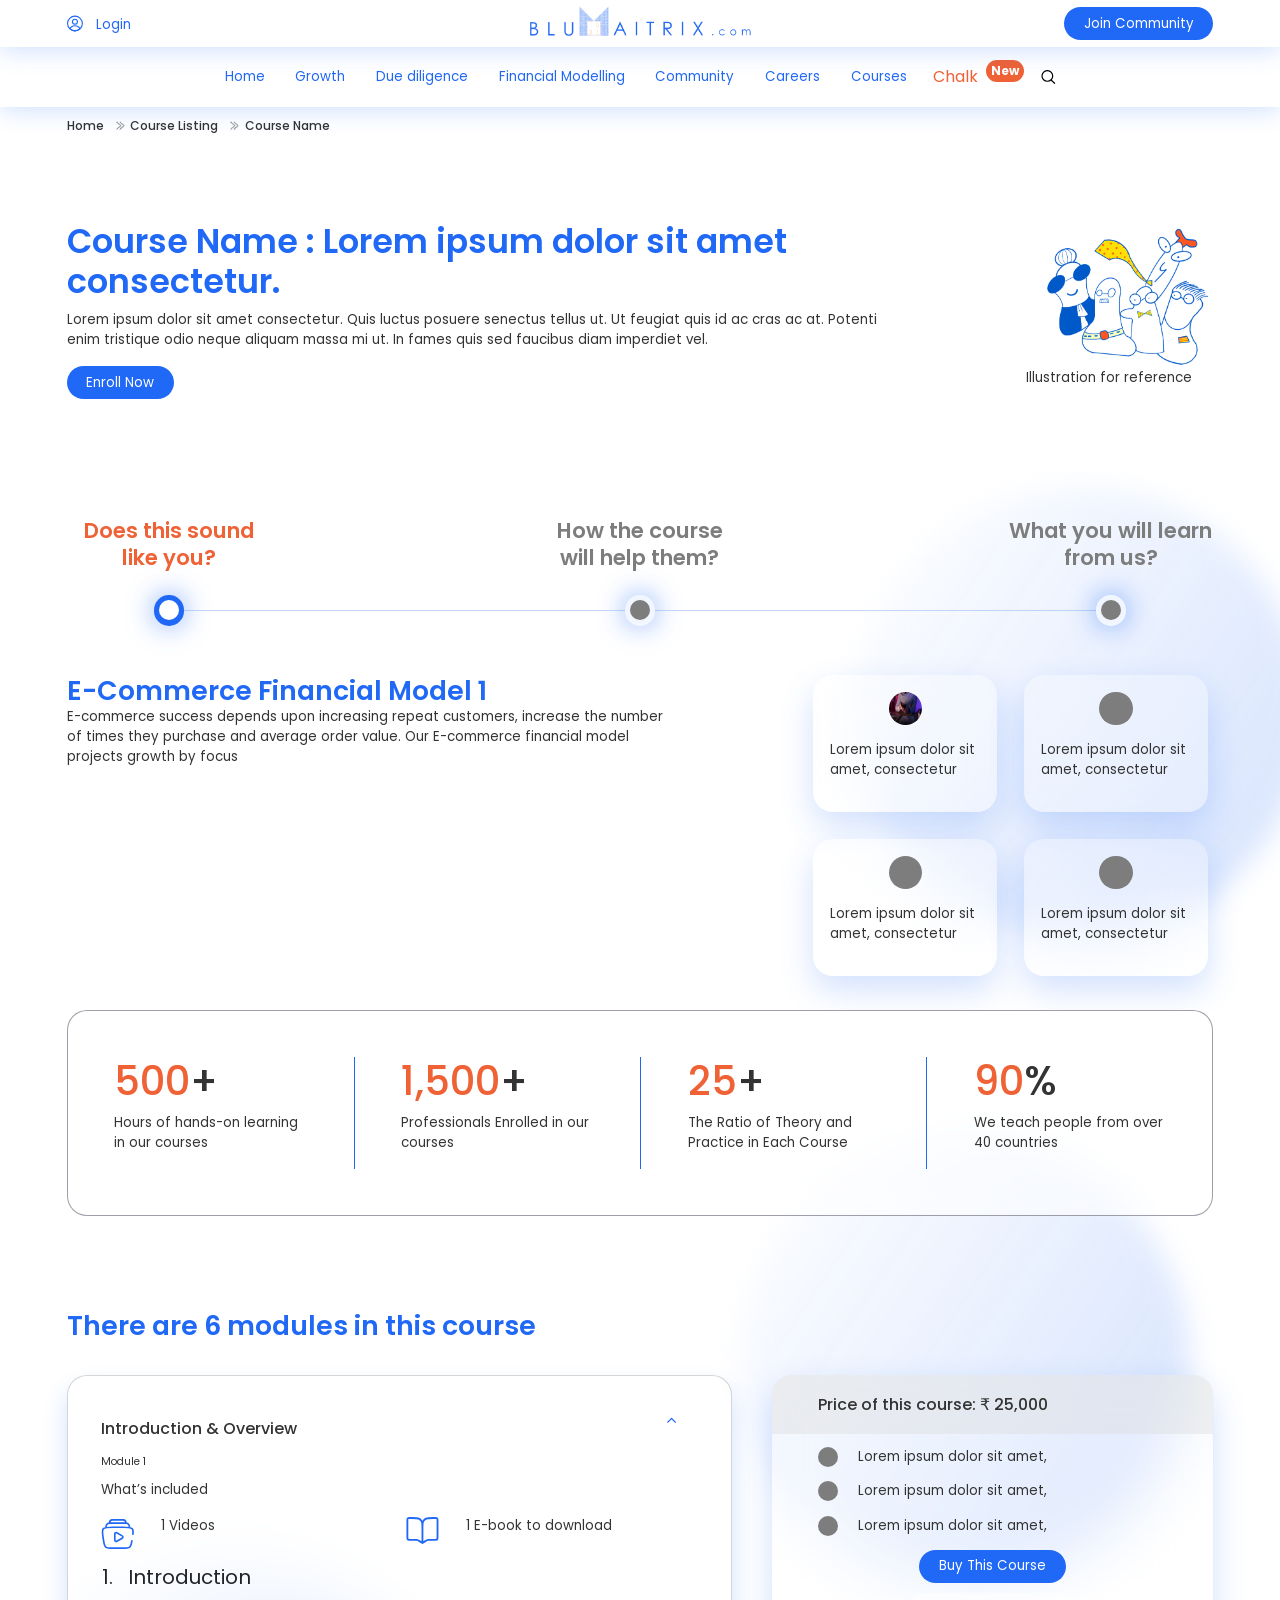
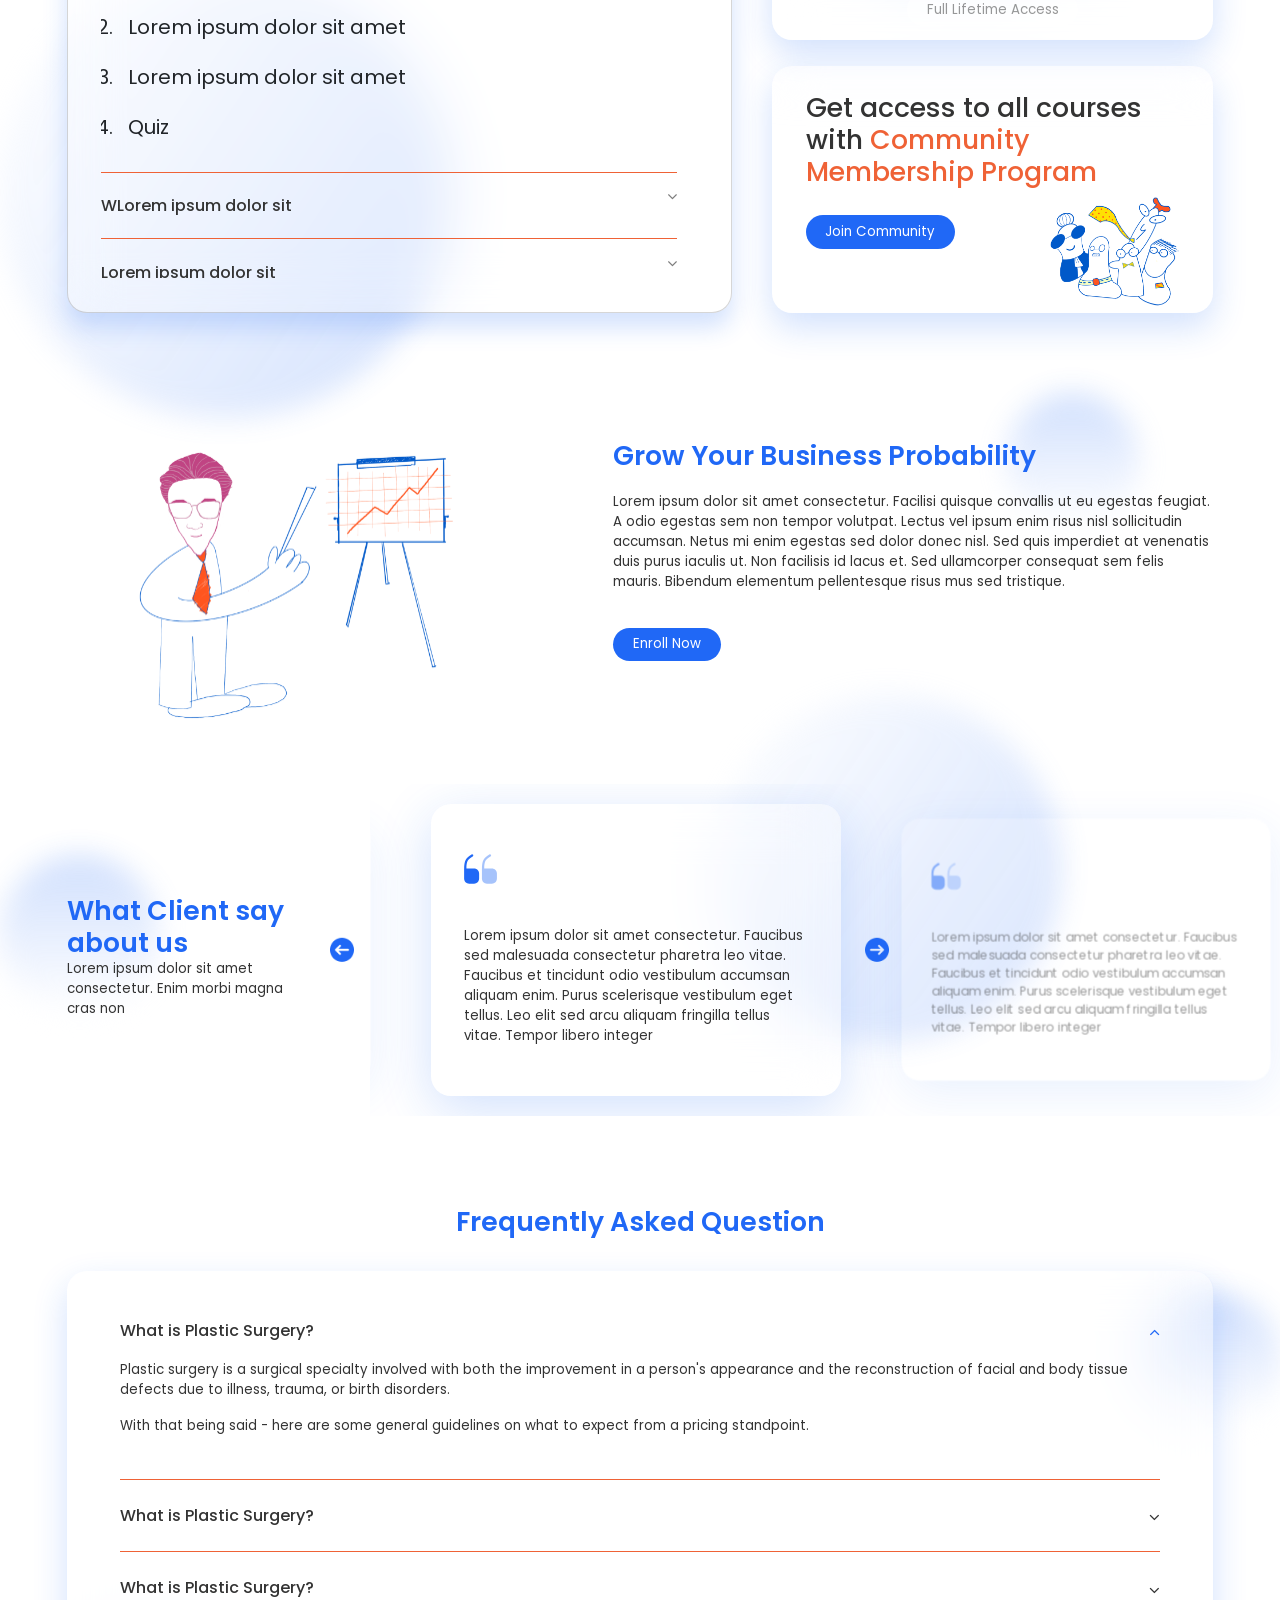
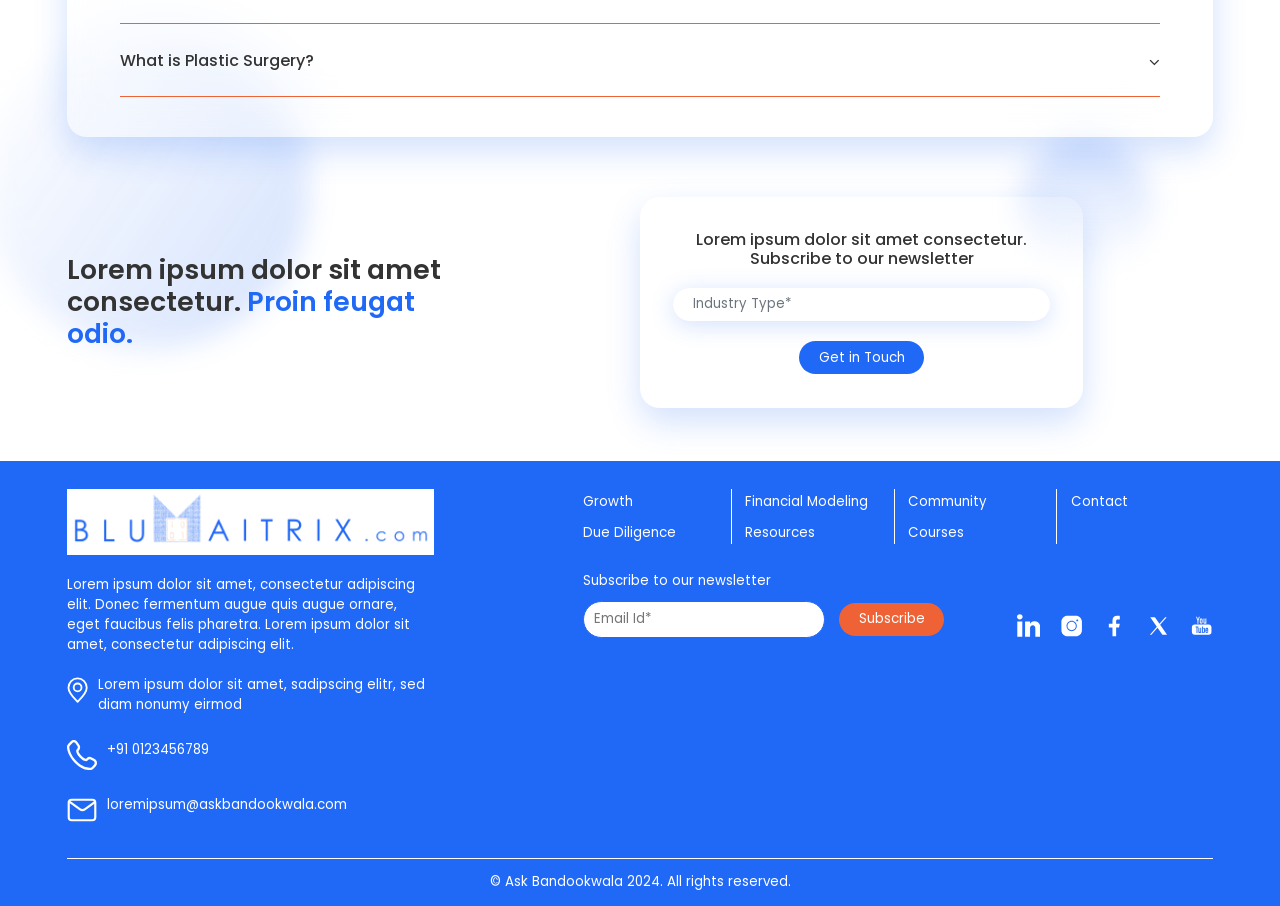
<file: courses-detail.html>
<!DOCTYPE html>

<html lang="en">
 
<head>
  <meta charset="UTF-8">

    <meta http-equiv="X-UA-Compatible" content="IE=edge">

    <meta name="viewport" content="width=device-width, initial-scale=1.0, maximum-scale=1.0, user-scalable=no">

    <title> </title>
   <link rel="stylesheet" href="css/bootstrap.min.css">
    <link rel="stylesheet" href="css/font-awesome.min.css" />
    <link rel="stylesheet" href="css/aos.css" />
    <link rel="stylesheet" href="css/fonts.css" />
    <link rel="stylesheet" type="text/css" href="css/slick.css">
    <link rel="stylesheet" type="text/css" href="css/slick-theme.css">
    <link rel="stylesheet" href="css/header-footer.css" />
    <link rel="stylesheet" href="css/home-page.css">
    <link rel="stylesheet" href="css/style.css">
    <link rel="stylesheet" href="css/responsive.css">
    <style>
   
    
    </style>
<style>
   
</style>
</head>



<body class="head-fix">

 <header class="header">
  <div class="sticky">

       <div class="header-top-bar">
        <div class="wrapper">
          <div class="header-top-box">
        <div class="header-top-list  header-top-list1">
          <div class="header-top-left header-top-icon">
            <a href="javascript:void(0)">
            <svg class="header-top-login" width="29" height="29" viewBox="0 0 29 29" fill="none" xmlns="http://www.w3.org/2000/svg">
              <path d="M14.6646 15.625C14.5686 15.6113 14.4451 15.6113 14.3354 15.625C11.9207 15.5426 10 13.5639 10 11.1319C10 8.64484 12.003 6.625 14.5 6.625C16.9832 6.625 19 8.64484 19 11.1319C18.9863 13.5639 17.0793 15.5426 14.6646 15.625Z" stroke="#2068F6" stroke-width="2" stroke-linecap="round" stroke-linejoin="round"/>
              <path d="M23.5 24.4082C21.1232 26.6428 17.9718 28 14.5 28C11.0282 28 7.87685 26.6428 5.5 24.4082C5.63353 23.1196 6.43472 21.8583 7.8635 20.8713C11.5222 18.3762 17.5045 18.3762 21.1365 20.8713C22.5653 21.8583 23.3665 23.1196 23.5 24.4082Z" stroke="#2068F6" stroke-width="2" stroke-linecap="round" stroke-linejoin="round"/>
              <path d="M14.5 28C21.9558 28 28 21.9558 28 14.5C28 7.04415 21.9558 1 14.5 1C7.04415 1 1 7.04415 1 14.5C1 21.9558 7.04415 28 14.5 28Z" stroke="#2068F6" stroke-width="2" stroke-linecap="round" stroke-linejoin="round"/>
              </svg>
              </a>
              
             </div>
              <div class="header-top-left"> 
                 <a href="javascript:void(0)">Login</a>
              </div>
            
        </div>
        <div class="header-top-list2 header-top-list">
             <img src="images/logo.png" alt="" srcset="">
        </div>
        <div class="header-top-list3 header-top-list common-btn">
            <!-- <button class="theme-btn-primary" type="submit">Join Community</button> -->

            <button class="theme-btn-primary" type="submit">Join Community</button>
        </div>
      </div>
        </div>
       </div> 
      <nav class="navbar navbar-expand-lg navbar-light">

            <div class="container-fluid">

                 <div class="rightNav mobile">

                  <li><a href="#">Chalk<sup class="badge">New</sup></a></li>

                    <a href="#" class="language-link"><img src="images/search-icon-dark.svg" alt="" class="lang"></a>

                     <button class="navbar-toggler" type="button" data-bs-toggle="collapse"

                        data-bs-target="#navbarSupportedContent" aria-controls="navbarSupportedContent"

                        aria-expanded="false" aria-label="Toggle navigation">

             <div class="toggle animated-icon2">
                <div class="one"> </div>
                 <div class="two"></div>
                <div class="three"></div> 
            </div>

            



                    </button>

                </div>

                <div class="collapse navbar-collapse" id="navbarSupportedContent">

                   

                    <ul class="navbar-nav mb-2 mb-lg-0">

                        <li class="nav-item">

                            <a class="nav-link" aria-current="page" href="#">Home</a>

                        </li>

                        <li class="nav-item">

                            <a class="nav-link" href="#">Growth</a>

                        </li>

                        <li class="nav-item">

                            <a class="nav-link" href="#">Due diligence</a>

                        </li>

                        <li class="nav-item">

                            <a class="nav-link" href="#">Financial Modelling</a>

                        </li>

                        <li class="nav-item">

                            <a class="nav-link" href="#">Community</a>

                        </li>

                        <li class="nav-item">

                            <a class="nav-link" href="#">Careers</a>

                        </li>

                        <li class="nav-item">

                            <a class="nav-link" href="#">Courses</a>

                        </li>

                        

                    </ul>

               </div>

                <ul class="rightNav">
                    <li><a href="#">Chalk<sup class="badge">New</sup></a></li>
                     <li><a href="#"> 
                        <svg  width="28" height="28" viewBox="0 0 28 28" fill="none" xmlns="http://www.w3.org/2000/svg">
                            <path class="search"  fill-rule="evenodd" clip-rule="evenodd" d="M4.97368 19.2225C3.54907 17.8029 2.58282 16.0065 2.19477 14.056C1.80352 12.0999 2.00444 10.0751 2.77296 8.22866C3.53492 6.39261 4.83579 4.8172 6.5122 3.70026C9.91353 1.43325 14.3912 1.43325 17.7925 3.70026C19.469 4.8172 20.7699 6.39261 21.5317 8.22866C22.3003 10.0751 22.5013 12.0999 22.1099 14.056C21.722 16.0065 20.7557 17.8029 19.331 19.2225C17.4444 21.1119 14.8558 22.1775 12.1523 22.1775C9.44901 22.1775 6.86035 21.1119 4.97368 19.2225Z" stroke="black" stroke-width="2.25" stroke-linecap="round" stroke-linejoin="round"/>
                            <path class="search"  d="M19.2109 19.7832L26.0009 26.0002" stroke="black" stroke-width="2.25" stroke-linecap="round"/>
                            </svg>
                    </a></li>
 

                </ul>


   </div>



        </nav>
        

      </div>
      </div>
    </header>



 

    <section class="finance-helps-you courses-tab-banner">
    <section class="banner-top finance-banner">
      <div class="wrapper">
        <ol class="breadcrumb">
          <li class="active"><a href="http://">Home</a></li>
          <li class=""><a href="http://">Course Listing</a></li>
          <li class="breadcrumb-active"><a href="http://">Course Name</a></li>
      </ol>
<div class="finance-row">
  <div class="common-heading common-content finance-content">
    <h1>Course Name : Lorem ipsum dolor sit amet consectetur. </h1>
      <p>Lorem ipsum dolor sit amet consectetur. Quis luctus posuere senectus tellus ut. Ut feugiat quis id ac cras ac at. Potenti enim tristique odio neque aliquam  massa mi ut. In fames quis sed faucibus diam imperdiet vel.</p>
   <div class="common-btn">
        <a class="theme-btn-primary" href="javascript:void(0)" tabindex="0">Enroll Now</a>
       </div>
  </div>
  <div class="common-content finance-img">
    <img src="images/home-page/community.png" alt="" srcset="">
    <p>Illustration for reference</p>
  </div>
</div>
        </div>
   </section>


 <section class="courses-tab-section">

  <div class="dot-large"></div>
   <div class="wrapper">
      <ul>
         <li><a class="tab-box courses-active" data-id="tab1" href="javascript:void(0)" >Does this sound like you?
          <div class="courses-dot-tab">
            <div class="courses-dot-small"></div>
          </div>
          <div  class="tab-courses courses-active" data-id="tab1">
            <div class="tab-courses-row">
             
              <div class="common-content common-heading tab-courses-content">
                <h2>E-Commerce Financial Model 1</h2>
                <p>E-commerce success depends upon increasing repeat customers, increase the number of
        times they purchase and average order value. Our E-commerce financial model projects
        growth by focus <span></span></p>
               
              </div>
        
              <div class="tab-courses-right">
                <div class="tab-courses-right-row">
                 <div class="tab-courses-right-box">
                   <div class="tab-courses-right-img">
                    <img src="images/home-page/explore.jpg" alt="" srcset="">
                   </div>
                   <div class="common-content tab-courses-right-content">
                     <p>Lorem ipsum dolor sit amet, consectetur</p>
                   </div>
                 </div>
                 
         
              
                 <div class="tab-courses-right-box">
                   <div class="tab-courses-right-img"></div>
                   <div class="common-content tab-courses-right-content">
                     <p>Lorem ipsum dolor sit amet, consectetur</p>
                   </div>
                 </div>
               
         
               
                 <div class="tab-courses-right-box">
                   <div class="tab-courses-right-img"></div>
                   <div class="common-content tab-courses-right-content">
                     <p>Lorem ipsum dolor sit amet, consectetur</p>
                   </div>
                 </div>
          
         
         
              
                 <div class="tab-courses-right-box">
                   <div class="tab-courses-right-img"></div>
                   <div class="common-content tab-courses-right-content">
                     <p>Lorem ipsum dolor sit amet, consectetur</p>
                   </div>
                 </div>
                </div>
         
           
             
            </div>
           </div> 
          </div>
         </a>
        
        </li>
         <li><a class="tab-box" data-id="tab2" href="javascript:void(0)" >How the course will help them?
          <div class="courses-dot-tab">
            <div class="courses-dot-small"></div>
          </div> 
          <div  class="tab-courses" data-id="tab2">
            <div class="tab-courses-row">
             
              <div class="common-content common-heading tab-courses-content">
                <h2>E-Commerce Financial Model 2</h2>
                <p>E-commerce success depends upon increasing repeat customers, increase the number of
        times they purchase and average order value. Our E-commerce financial model projects
        growth by focus <span></span></p>
               
              </div>
        
              <div class="tab-courses-right">
                <div class="tab-courses-right-row">
                 <div class="tab-courses-right-box">
                   <div class="tab-courses-right-img">
                    <img src="images/home-page/explore.jpg" alt="" srcset="">
                   </div>
                   <div class="common-content tab-courses-right-content">
                     <p>Lorem ipsum dolor sit amet, consectetur</p>
                   </div>
                 </div>
                 
         
              
                 <div class="tab-courses-right-box">
                   <div class="tab-courses-right-img"></div>
                   <div class="common-content tab-courses-right-content">
                     <p>Lorem ipsum dolor sit amet, consectetur</p>
                   </div>
                 </div>
               
         
               
                 <div class="tab-courses-right-box">
                   <div class="tab-courses-right-img"></div>
                   <div class="common-content tab-courses-right-content">
                     <p>Lorem ipsum dolor sit amet, consectetur</p>
                   </div>
                 </div>
          
         
         
              
                 <div class="tab-courses-right-box">
                   <div class="tab-courses-right-img"></div>
                   <div class="common-content tab-courses-right-content">
                     <p>Lorem ipsum dolor sit amet, consectetur</p>
                   </div>
                 </div>
                </div>
         
           
             
            </div>
           </div> 
          </div>
        </a>
      
      </li>
         <li><a class="tab-box" data-id="tab3" href="javascript:void(0)" >What you will learn from us?
          <div class="courses-dot-tab">
            <div class="courses-dot-small"></div>
          </div>
          <div  class="tab-courses" data-id="tab3">
            <div class="tab-courses-row">
             
              <div class="common-content common-heading tab-courses-content">
                <h2>E-Commerce Financial Model 3</h2>
                <p>E-commerce success depends upon increasing repeat customers, increase the number of
        times they purchase and average order value. Our E-commerce financial model projects
        growth by focus <span></span></p>
               
              </div>
        
              <div class="tab-courses-right">
                <div class="tab-courses-right-row">
                 <div class="tab-courses-right-box">
                   <div class="tab-courses-right-img">
                    <img src="images/home-page/explore.jpg" alt="" srcset="">
                   </div>
                   <div class="common-content tab-courses-right-content">
                     <p>Lorem ipsum dolor sit amet, consectetur</p>
                   </div>
                 </div>
                 
         
              
                 <div class="tab-courses-right-box">
                   <div class="tab-courses-right-img"></div>
                   <div class="common-content tab-courses-right-content">
                     <p>Lorem ipsum dolor sit amet, consectetur</p>
                   </div>
                 </div>
               
         
               
                 <div class="tab-courses-right-box">
                   <div class="tab-courses-right-img"></div>
                   <div class="common-content tab-courses-right-content">
                     <p>Lorem ipsum dolor sit amet, consectetur</p>
                   </div>
                 </div>
          
         
         
              
                 <div class="tab-courses-right-box">
                   <div class="tab-courses-right-img"></div>
                   <div class="common-content tab-courses-right-content">
                     <p>Lorem ipsum dolor sit amet, consectetur</p>
                   </div>
                 </div>
                </div>
         
           
             
            </div>
           </div> 
          </div>
         </a>
        
         
        </li>
       </ul>
       
  


  
   <div  class="tab-courses courses-active" data-id="tab1">
    <div class="tab-courses-row">
     
      <div class="common-content common-heading tab-courses-content">
        <h2>E-Commerce Financial Model 1</h2>
        <p>E-commerce success depends upon increasing repeat customers, increase the number of
times they purchase and average order value. Our E-commerce financial model projects
growth by focus <span></span></p>
       
      </div>

      <div class="tab-courses-right">
        <div class="tab-courses-right-row">
         <div class="tab-courses-right-box">
           <div class="tab-courses-right-img">
            <img src="images/home-page/explore.jpg" alt="" srcset="">
           </div>
           <div class="common-content tab-courses-right-content">
             <p>Lorem ipsum dolor sit amet, consectetur</p>
           </div>
         </div>
         
 
      
         <div class="tab-courses-right-box">
           <div class="tab-courses-right-img"></div>
           <div class="common-content tab-courses-right-content">
             <p>Lorem ipsum dolor sit amet, consectetur</p>
           </div>
         </div>
       
 
       
         <div class="tab-courses-right-box">
           <div class="tab-courses-right-img"></div>
           <div class="common-content tab-courses-right-content">
             <p>Lorem ipsum dolor sit amet, consectetur</p>
           </div>
         </div>
  
 
 
      
         <div class="tab-courses-right-box">
           <div class="tab-courses-right-img"></div>
           <div class="common-content tab-courses-right-content">
             <p>Lorem ipsum dolor sit amet, consectetur</p>
           </div>
         </div>
        </div>
 
   
     
    </div>
   </div> 
  </div>

  <div  class="tab-courses" data-id="tab2">
    <div class="tab-courses-row">
     
      <div class="common-content common-heading tab-courses-content">
        <h2>E-Commerce Financial Model 2</h2>
        <p>E-commerce success depends upon increasing repeat customers, increase the number of
times they purchase and average order value. Our E-commerce financial model projects
growth by focus <span></span></p>
       
      </div>

      <div class="tab-courses-right">
        <div class="tab-courses-right-row">
         <div class="tab-courses-right-box">
           <div class="tab-courses-right-img">
            <img src="images/home-page/explore.jpg" alt="" srcset="">
           </div>
           <div class="common-content tab-courses-right-content">
             <p>Lorem ipsum dolor sit amet, consectetur</p>
           </div>
         </div>
         
 
      
         <div class="tab-courses-right-box">
           <div class="tab-courses-right-img"></div>
           <div class="common-content tab-courses-right-content">
             <p>Lorem ipsum dolor sit amet, consectetur</p>
           </div>
         </div>
       
 
       
         <div class="tab-courses-right-box">
           <div class="tab-courses-right-img"></div>
           <div class="common-content tab-courses-right-content">
             <p>Lorem ipsum dolor sit amet, consectetur</p>
           </div>
         </div>
  
 
 
      
         <div class="tab-courses-right-box">
           <div class="tab-courses-right-img"></div>
           <div class="common-content tab-courses-right-content">
             <p>Lorem ipsum dolor sit amet, consectetur</p>
           </div>
         </div>
        </div>
 
   
     
    </div>
   </div> 
  </div>
 
  <div  class="tab-courses" data-id="tab3">
    <div class="tab-courses-row">
     
      <div class="common-content common-heading tab-courses-content">
        <h2>E-Commerce Financial Model 3</h2>
        <p>E-commerce success depends upon increasing repeat customers, increase the number of
times they purchase and average order value. Our E-commerce financial model projects
growth by focus <span></span></p>
       
      </div>

      <div class="tab-courses-right">
        <div class="tab-courses-right-row">
         <div class="tab-courses-right-box">
           <div class="tab-courses-right-img">
            <img src="images/home-page/explore.jpg" alt="" srcset="">
           </div>
           <div class="common-content tab-courses-right-content">
             <p>Lorem ipsum dolor sit amet, consectetur</p>
           </div>
         </div>
         
 
      
         <div class="tab-courses-right-box">
           <div class="tab-courses-right-img"></div>
           <div class="common-content tab-courses-right-content">
             <p>Lorem ipsum dolor sit amet, consectetur</p>
           </div>
         </div>
       
 
       
         <div class="tab-courses-right-box">
           <div class="tab-courses-right-img"></div>
           <div class="common-content tab-courses-right-content">
             <p>Lorem ipsum dolor sit amet, consectetur</p>
           </div>
         </div>
  
 
 
      
         <div class="tab-courses-right-box">
           <div class="tab-courses-right-img"></div>
           <div class="common-content tab-courses-right-content">
             <p>Lorem ipsum dolor sit amet, consectetur</p>
           </div>
         </div>
        </div>
 
   
     
    </div>
   </div> 
  </div>
  
 
   
 



     
</section>
 
   </section>
 
 
  
   <section class="counter-modules">
   <section class="counter-section">
    <div class="wrapper">
        <div class="common-heading common-content counter-box">
            <ul>
                <li>
                    <div class="counter-number">
                        <h3>500<span>+</span></h3>
                    </div>
                    <div class="counter-content">
                        <p>Hours of hands-on learning in our courses</p>
                    </div>
  
                </li>
                <li>
                    <div class="counter-number">
                        <h3>1,500<span>+</span></h3>
                    </div>
                    <div class="counter-content">
                        <p>Professionals Enrolled in our courses</p>
                    </div>
  
                </li>
                <li>
                    <div class="counter-number">
                        <h3>25<span>+</span></h3>
                    </div>
                    <div class="counter-content">
                        <p>The Ratio of Theory and Practice in Each Course</p>
                    </div>
  
                </li>
                <li>
                    <div class="counter-number">
                        <h3>90<span>%</span></h3>
                    </div>
                    <div class="counter-content">
                        <p>We teach people from over 40 countries</p>
                    </div>
  
                </li>
            </ul>
        </div>
    </div>
  
  </section>

 <section class="modules-section">
  <div class="dot-large"></div>
  <div class="wrapper">
    
    <div class="common-heading common-content common-top common-top-left">
      <h2>There are 6 modules in this course</h2>
      
    </div>

    <div class="modules-row">
      <div class="modules-left">
        <div class="modules-left-box">
          <div class="modules-scroll">
            <div class="common-content common-heading modules-list">
              <div class="included-answer active">
                <h3>Introduction & Overview</h3>
                <div class="answer" style="display: none;">
             <span>Module 1 </span>
             <p>What’s included</p>
             <div class="included-box">
               
              <div class="included-list">
            
                <div class="included-img">
                  <svg class="included-svg" width="40" height="36" viewBox="0 0 40 36" fill="none" xmlns="http://www.w3.org/2000/svg">
                    <g id="Group 164">
                    <path id="Vector" d="M34.0867 9.90475C34.5101 7.36977 32.6509 5.04761 30.1982 5.04761H9.97107C7.51828 5.04761 5.6592 7.36977 6.08252 9.90475" stroke="#2068F6" stroke-width="2"/>
                    <path id="Vector_2" d="M29.6779 5.04762C29.7274 4.62816 29.7522 4.41838 29.7525 4.24514C29.7565 2.58783 28.4116 1.19532 26.6363 1.01849C26.4507 1 26.2235 1 25.7689 1H14.4005C13.9458 1 13.7185 1 13.5329 1.01849C11.7577 1.19532 10.4129 2.58783 10.4168 4.24513C10.4172 4.41838 10.4419 4.62813 10.4914 5.04762" stroke="#2068F6" stroke-width="2"/>
                    <path id="Vector_3" d="M37.053 26.2886C36.4073 30.4392 36.0847 32.5144 34.4287 33.7573C32.7728 35 30.3304 35 25.4456 35H14.7235C9.83881 35 7.39645 35 5.74051 33.7573C4.08458 32.5144 3.76178 30.4392 3.1162 26.2886L2.33553 21.2696C1.51229 15.9768 1.10069 13.3305 2.85012 11.6177C4.59956 9.90479 7.714 9.90479 13.9429 9.90479H26.2263C32.4551 9.90479 35.5696 9.90479 37.3191 11.6177C38.7012 12.9709 38.7344 14.9068 38.2816 18.2699" stroke="#2068F6" stroke-width="2" stroke-linecap="round"/>
                    <path id="Vector_4" d="M25.4272 20.2498C26.5069 20.857 26.5069 22.4287 25.4272 23.036L18.9079 26.702C17.8586 27.292 16.5691 26.5241 16.5691 25.309V17.9768C16.5691 16.7618 17.8586 15.9937 18.9079 16.5838L25.4272 20.2498Z" stroke="#2068F6" stroke-width="2"/>
                    </g>
                    </svg>
                    
                </div>
                <div class="included-content">
                  <p>1 Videos</p>
                </div>
              
              </div>

              <div class="included-list">
                <div class="included-img">
                  <svg class="included-svg" width="36" height="29" viewBox="0 0 36 29" fill="none" xmlns="http://www.w3.org/2000/svg">
                    <path id="Vector" d="M17.7672 11.8V28M17.7672 11.8C17.7672 8.01964 17.7672 6.12948 16.9782 4.68557C16.2843 3.41547 15.1771 2.38286 13.8152 1.7357C12.2669 1 10.24 1 6.18639 1H4.37689C3.36348 1 2.85676 1 2.46969 1.18392C2.12922 1.34572 1.8524 1.60387 1.67891 1.92139C1.48169 2.28237 1.48169 2.75492 1.48169 3.7V21.925C1.48169 22.8702 1.48169 23.3427 1.67891 23.7036C1.8524 24.0212 2.12922 24.2792 2.46969 24.4411C2.85676 24.625 3.36348 24.625 4.37689 24.625H9.7089C10.6864 24.625 11.1751 24.625 11.6477 24.7036C12.0672 24.7733 12.4764 24.8888 12.8669 25.0479C13.3068 25.2269 13.7135 25.4797 14.5267 25.9855L17.7672 28M17.7672 11.8C17.7672 8.01964 17.7672 6.12948 18.5561 4.68557C19.2501 3.41547 20.3573 2.38286 21.7191 1.7357C23.2675 1 25.2943 1 29.348 1H31.1575C32.171 1 32.6776 1 33.0647 1.18392C33.4052 1.34572 33.6819 1.60387 33.8554 1.92139C34.0527 2.28237 34.0527 2.75492 34.0527 3.7V21.925C34.0527 22.8702 34.0527 23.3427 33.8554 23.7036C33.6819 24.0212 33.4052 24.2792 33.0647 24.4411C32.6776 24.625 32.171 24.625 31.1575 24.625H25.8254C24.8479 24.625 24.3592 24.625 23.8867 24.7036C23.4671 24.7733 23.058 24.8888 22.6675 25.0479C22.2276 25.2269 21.8208 25.4797 21.0076 25.9855L17.7672 28" stroke="#2068F6" stroke-width="2" stroke-linecap="round" stroke-linejoin="round"/>
                    </svg>
                    
                    
                </div>
                <div class="included-content">
                  <p>1 E-book to download</p>
                </div>
              </div>
             </div>

            <ol>
              <li>Introduction</li>
              <li>Lorem ipsum dolor sit amet</li>
              <li>Lorem ipsum dolor sit amet</li>
              <li>Quiz</li>
            </ol>

                 </div>
              </div>
          
              <div class="included-answer">
                <h3>WLorem ipsum dolor sit</h3>
                <div class="answer" style="display: none;">
                  <p>Plastic surgery is a surgical specialty involved with both the improvement in a person's appearance and the reconstruction of facial and body tissue defects due to illness, trauma, or birth disorders.</p>
                  
                  <p>With that being said - here are some general guidelines on what to expect from a pricing standpoint.</p>
                 </div>
              </div>
          
              <div class="included-answer">
                <h3>Lorem ipsum dolor sit</h3>
                <div class="answer" style="display: none;">
                  <p>Plastic surgery is a surgical specialty involved with both the improvement in a person's appearance and the reconstruction of facial and body tissue defects due to illness, trauma, or birth disorders.</p>
                  
                  <p>With that being said - here are some general guidelines on what to expect from a pricing standpoint.</p>
                 </div>
              </div>
          
              <div class="included-answer">
                <h3>Lorem ipsum dolor sit</h3>
                <div class="answer" style="display: none;">
                  <p>Plastic surgery is a surgical specialty involved with both the improvement in a person's appearance and the reconstruction of facial and body tissue defects due to illness, trauma, or birth disorders.</p>
                  
                  <p>With that being said - here are some general guidelines on what to expect from a pricing standpoint.</p>
                 </div>
              </div>
              
              
               
            </div>
          </div>
        </div>

      </div>
     
      <div class="common-heading common-content modules-right">
   <div class="course-card-top">
          <div class="course-header">
        <h3>Price of this course: ₹ 25,000</h3>
          </div>
          <div class="course-bottom">
            <div class="course-list">
              <div class="course-list-img">

              </div>
              <div class="course-list-content">
                <p>Lorem ipsum dolor sit amet,</p>
              </div>
            </div>

            <div class="course-list">
              <div class="course-list-img">

              </div>
              <div class="course-list-content">
                <p>Lorem ipsum dolor sit amet,</p>
              </div>
            </div>

            <div class="course-list">
              <div class="course-list-img">

              </div>
              <div class="course-list-content">
                <p>Lorem ipsum dolor sit amet,</p>
              </div>
            </div>

             <div class="common-btn modules-btn">
             <a class="theme-btn-primary" href="http://" tabindex="0">Buy This Course</a>
             <a class="theme-btn-primary modules-btn" href="http://" tabindex="0">Full Lifetime Access</a>
        
      </div>
        </div>

      

        
  

  </div>

  <div class="course-card-bottom">
    <div class="course-card-img">
      <img src="images/home-page/community.png" alt="" srcset="">
    </div>
    <h2>Get access to all courses with <span>Community Membership Program</span></h2>
    <div class="common-btn">
      <a class="theme-btn-primary" href="http://" tabindex="0">Join Community</a>
</div>
  </div>
    </div>
    
  </div>
 </section>

 <section class="grow-section">
  <div class="dot-large"></div>
  <div class="dot-small"></div>
  <div class="wrapper">
    <div class="teaching-row">

      <div class="grow-left">
        <div class="grow-box">
          <img src="images/home-page/home-banner.svg" alt="" srcset="">
        </div>
      </div>

      <div class="common-heading common-content grow-right">
        <h2>Grow Your Business Probability</h2>
        <p>Lorem ipsum dolor sit amet consectetur. Facilisi quisque convallis ut eu egestas feugiat. A odio egestas sem non tempor volutpat. Lectus vel ipsum enim risus nisl sollicitudin accumsan. Netus mi enim egestas sed dolor donec nisl. Sed quis imperdiet at venenatis duis purus iaculis ut. Non facilisis id lacus et. Sed ullamcorper consequat sem felis mauris. Bibendum elementum pellentesque risus mus sed tristique.</p>

       <div class="pick-btn common-btn">
         <a class="theme-btn-primary" href="http://" tabindex="0">Enroll Now</a>
        
      </div>

  </div>

    </div>
</div>

  </section>

</section>
 


<section class="client-section">
  <div class="wrapper">
    <div class="dot-large"></div>
    <div class="dot-small"></div>
    <div class="client-row">
    
      <div class="common-heading common-content client-left">
        <h2>  What Client say 
          about us </h2>
          <p>Lorem ipsum dolor sit amet consectetur. Enim morbi magna cras non </p>
      </div>

      <div class="client-right">
        
          <div class="client-slider">
              <div> 
                <div class="common-content client-card">
                  <div class="client-card-box">
                    <div class="client-card-img">
                      <svg class="quote-img" width="70" height="62" viewBox="0 0 70 62" fill="none" xmlns="http://www.w3.org/2000/svg">
                         <g id="Group 159">
                         <path id="Vector" d="M21.1772 29.6982H5.08513C5.35962 13.2657 8.51624 10.5562 18.3636 4.57441C19.4959 3.87067 19.8733 2.39281 19.1871 1.19644C18.5009 0.0352661 17.0597 -0.351757 15.8931 0.351986C4.29583 7.38942 0.24707 11.6822 0.24707 32.1613V51.1272C0.24707 57.1442 5.01647 62 10.8494 62H21.1429C27.1817 62 31.7449 57.3201 31.7449 51.1272V40.571C31.7792 34.3781 27.216 29.6982 21.1772 29.6982Z" fill="#2068F6"/>
                         <path id="Vector_2" opacity="0.4" d="M58.5808 29.6982H42.4888C42.7633 13.2657 45.9203 10.5562 55.7676 4.57441C56.8999 3.87067 57.2773 2.39281 56.5911 1.19644C55.9049 0.0352661 54.4635 -0.351757 53.2969 0.351986C41.6996 7.38942 37.6509 11.6822 37.6509 32.1613V51.1272C37.6509 57.1442 42.4205 62 48.2534 62H58.5469C64.5857 62 69.1487 57.3201 69.1487 51.1272V40.571C69.183 34.3781 64.6196 29.6982 58.5808 29.6982Z" fill="#2068F6"/>
                         </g>
                         </svg>
                         
                       
                   </div>
                   <div class="client-card-content">
                     <p>Lorem ipsum dolor sit amet consectetur. Faucibus sed malesuada consectetur pharetra leo vitae. Faucibus et tincidunt odio vestibulum accumsan aliquam enim. Purus scelerisque vestibulum eget tellus. Leo elit sed arcu aliquam fringilla tellus vitae. Tempor libero integer</p>
                   </div>
                  </div>
                </div>
              </div>
             
              <div> 
                <div class="common-content client-card">
                  <div class="client-card-box">
                    <div class="client-card-img">
                      <svg class="quote-img" width="70" height="62" viewBox="0 0 70 62" fill="none" xmlns="http://www.w3.org/2000/svg">
                         <g id="Group 159">
                         <path id="Vector" d="M21.1772 29.6982H5.08513C5.35962 13.2657 8.51624 10.5562 18.3636 4.57441C19.4959 3.87067 19.8733 2.39281 19.1871 1.19644C18.5009 0.0352661 17.0597 -0.351757 15.8931 0.351986C4.29583 7.38942 0.24707 11.6822 0.24707 32.1613V51.1272C0.24707 57.1442 5.01647 62 10.8494 62H21.1429C27.1817 62 31.7449 57.3201 31.7449 51.1272V40.571C31.7792 34.3781 27.216 29.6982 21.1772 29.6982Z" fill="#2068F6"/>
                         <path id="Vector_2" opacity="0.4" d="M58.5808 29.6982H42.4888C42.7633 13.2657 45.9203 10.5562 55.7676 4.57441C56.8999 3.87067 57.2773 2.39281 56.5911 1.19644C55.9049 0.0352661 54.4635 -0.351757 53.2969 0.351986C41.6996 7.38942 37.6509 11.6822 37.6509 32.1613V51.1272C37.6509 57.1442 42.4205 62 48.2534 62H58.5469C64.5857 62 69.1487 57.3201 69.1487 51.1272V40.571C69.183 34.3781 64.6196 29.6982 58.5808 29.6982Z" fill="#2068F6"/>
                         </g>
                         </svg>
                         
                       
                   </div>
                   <div class="client-card-content">
                     <p>Lorem ipsum dolor sit amet consectetur. Faucibus sed malesuada consectetur pharetra leo vitae. Faucibus et tincidunt odio vestibulum accumsan aliquam enim. Purus scelerisque vestibulum eget tellus. Leo elit sed arcu aliquam fringilla tellus vitae. Tempor libero integer</p>
                   </div>
                  </div>
                </div>
              </div>


              <div> 
                <div class="common-content client-card">
                  <div class="client-card-box">
                    <div class="client-card-img">
                      <svg class="quote-img" width="70" height="62" viewBox="0 0 70 62" fill="none" xmlns="http://www.w3.org/2000/svg">
                         <g id="Group 159">
                         <path id="Vector" d="M21.1772 29.6982H5.08513C5.35962 13.2657 8.51624 10.5562 18.3636 4.57441C19.4959 3.87067 19.8733 2.39281 19.1871 1.19644C18.5009 0.0352661 17.0597 -0.351757 15.8931 0.351986C4.29583 7.38942 0.24707 11.6822 0.24707 32.1613V51.1272C0.24707 57.1442 5.01647 62 10.8494 62H21.1429C27.1817 62 31.7449 57.3201 31.7449 51.1272V40.571C31.7792 34.3781 27.216 29.6982 21.1772 29.6982Z" fill="#2068F6"/>
                         <path id="Vector_2" opacity="0.4" d="M58.5808 29.6982H42.4888C42.7633 13.2657 45.9203 10.5562 55.7676 4.57441C56.8999 3.87067 57.2773 2.39281 56.5911 1.19644C55.9049 0.0352661 54.4635 -0.351757 53.2969 0.351986C41.6996 7.38942 37.6509 11.6822 37.6509 32.1613V51.1272C37.6509 57.1442 42.4205 62 48.2534 62H58.5469C64.5857 62 69.1487 57.3201 69.1487 51.1272V40.571C69.183 34.3781 64.6196 29.6982 58.5808 29.6982Z" fill="#2068F6"/>
                         </g>
                         </svg>
                         
                       
                   </div>
                   <div class="client-card-content">
                     <p>Lorem ipsum dolor sit amet consectetur. Faucibus sed malesuada consectetur pharetra leo vitae. Faucibus et tincidunt odio vestibulum accumsan aliquam enim. Purus scelerisque vestibulum eget tellus. Leo elit sed arcu aliquam fringilla tellus vitae. Tempor libero integer</p>
                   </div>
                  </div>
                </div>
              </div>


               
            </div>
        
      </div>
      
      </div>
      </div>



</section>


   









   <section class="frequently-section">
    <div class="dot-small"></div>
    <div class="dot-large"></div>
    <div class="wrapper">
      <div class="common-heading common-content common-top">
           <h2>Frequently Asked Question</h2>
         </div>
    <div class="frequently-faq">
   <ul class="common-content common-heading accordion-list">
            <li class="active">
              <h3>What is Plastic Surgery?</h3>
              <div class="answer" style="display: none;">
                <p>Plastic surgery is a surgical specialty involved with both the improvement in a person's appearance and the reconstruction of facial and body tissue defects due to illness, trauma, or birth disorders.</p>
                
                <p>With that being said - here are some general guidelines on what to expect from a pricing standpoint.</p>
               </div>
            </li>
  
            <li class="">
              <h3>What is Plastic Surgery?</h3>
              <div class="answer" style="display: none;">
                <p>Plastic surgery is a surgical specialty involved with both the improvement in a person's appearance and the reconstruction of facial and body tissue defects due to illness, trauma, or birth disorders.</p>
                
                <p>With that being said - here are some general guidelines on what to expect from a pricing standpoint.</p>
               </div>
            </li>
  
            <li>
              <h3>What is Plastic Surgery?</h3>
              <div class="answer" style="display: none;">
                <p>Plastic surgery is a surgical specialty involved with both the improvement in a person's appearance and the reconstruction of facial and body tissue defects due to illness, trauma, or birth disorders.</p>
                
                <p>With that being said - here are some general guidelines on what to expect from a pricing standpoint.</p>
               </div>
            </li>
  
            <li>
              <h3>What is Plastic Surgery?</h3>
              <div class="answer" style="display: none;">
                <p>Plastic surgery is a surgical specialty involved with both the improvement in a person's appearance and the reconstruction of facial and body tissue defects due to illness, trauma, or birth disorders.</p>
                
                <p>With that being said - here are some general guidelines on what to expect from a pricing standpoint.</p>
               </div>
            </li>
            
            
             
          </ul>
  
          
         </div>
    
  </div></section>




  <section class="stay-section stay-deligence-section stay-dot">
    <div class="dot-small"></div>
    <div class="wrapper">
      
      <div class="stay-row">
        <div class="stay-left">
          <div class="common-heading stay-box">
          <h2>Lorem ipsum dolor sit amet consectetur. <span>Proin feugat odio.</span></h2>


           
        </div>
        </div>
    <div class="stay-right">
          <div class="stay-box common-heading">
            <h3>Lorem ipsum dolor sit amet consectetur. Subscribe to our newsletter</h3>
            <form class="contact-form">
           
              <div class="form-row">
                
        
           <div class="form-group">
            <input type="Industry Type" class="form-control" placeholder="Industry Type*">
         </div>
        
         
        
        <div class="common-btn">
        <button class="theme-btn-primary" type="submit">Get in Touch</button>
        </div>
        </div>
        
            
        
        
               
          
            </form>
          </div>
        </div>
     
    
  </section>  


    
  <footer class="footer">
    <div class="wrapper">
      <div class="footer-top">
        <div class="boxWrap">
          <div class="box-left">
            <a href="#" class="brand-logo">
              <img src="images/logo.png" alt="" srcset="">
            </a>
            <p>Lorem ipsum dolor sit amet, consectetur adipiscing elit. Donec fermentum augue quis augue ornare, eget
              faucibus felis pharetra. Lorem ipsum dolor sit amet, consectetur adipiscing elit.</p>
            <ul class="footer-links">
              <li><svg width="30" height="30" viewBox="0 0 29 36" fill="none" xmlns="http://www.w3.org/2000/svg">
                <path class="Icon_material-call" d="M14.4931 34.125C20.7396 27.7 26.9861 21.9468 26.9861 14.85C26.9861 7.75314 21.3928 2 14.4931 2C7.59334 2 2 7.75314 2 14.85C2 21.9468 8.24653 27.7 14.4931 34.125Z" stroke="white" stroke-width="2.5" stroke-linecap="round" stroke-linejoin="round"></path>
                <path class="Icon_material-call" d="M14.4928 19.847C17.4499 19.847 19.847 17.4499 19.847 14.4928C19.847 11.5358 17.4499 9.13867 14.4928 9.13867C11.5357 9.13867 9.13867 11.5358 9.13867 14.4928C9.13867 17.4499 11.5357 19.847 14.4928 19.847Z" stroke="white" stroke-width="2.5" stroke-linecap="round" stroke-linejoin="round"></path>
                </svg>
                 <a href="#!">Lorem ipsum dolor sit amet, sadipscing elitr, sed diam nonumy eirmod</a>
              </li>
              <li>
                <svg width="30" height="30" viewBox="0 0 33 33" fill="none" xmlns="http://www.w3.org/2000/svg">
                  <path class="Icon_material-call" fill-rule="evenodd" clip-rule="evenodd" d="M11.3985 2.07705C9.68322 -0.348932 6.25096 -0.758238 4.17596 1.42636L1.5198 4.22282C0.612993 5.1775 -0.0762103 6.50371 0.00677773 8.04987C0.174734 11.1792 1.50345 17.5842 8.49782 24.9481C15.9935 32.8396 23.1434 33.2364 26.2299 32.9316C27.494 32.8069 28.5171 32.1327 29.2675 31.3427L31.6713 28.8118C33.8797 26.4868 33.2365 22.596 30.4732 21.0054L27.2402 19.1446C25.3812 18.0746 23.0759 18.3812 21.5972 19.9381L20.9057 20.6661C20.8566 20.6834 20.703 20.7249 20.409 20.6771C19.7279 20.5665 18.2579 19.965 15.8344 17.4136C13.4184 14.87 12.8233 13.3035 12.7103 12.5326C12.6558 12.1607 12.7112 11.9648 12.7331 11.9033L12.7367 11.8935L13.1512 11.4572C14.7884 9.73336 14.9043 7.03562 13.5324 5.09516L11.3985 2.07705ZM6.01642 3.17451C6.9012 2.24303 8.45879 2.3162 9.32582 3.54248L11.4597 6.5606C12.1741 7.57098 12.0646 8.91529 11.3106 9.70906L10.8252 10.2201L11.7249 11.0746C10.8252 10.2201 10.8229 10.2225 10.8229 10.2225L10.8205 10.2251L10.8156 10.2303L10.8053 10.2416L10.7827 10.2669C10.7669 10.2851 10.7495 10.306 10.7309 10.3295C10.6937 10.3765 10.6516 10.4342 10.6075 10.5032C10.5189 10.6416 10.4229 10.8238 10.3416 11.0523C10.1763 11.5169 10.0862 12.1322 10.1988 12.9006C10.42 14.4104 11.4092 16.4406 13.9939 19.1617C16.5709 21.8749 18.5173 22.9415 20.0022 23.1827C20.7641 23.3064 21.3809 23.2076 21.848 23.0233C22.0763 22.9332 22.257 22.8275 22.3925 22.7314C22.4601 22.6835 22.5164 22.638 22.5619 22.598C22.5846 22.578 22.6047 22.5596 22.6222 22.5427L22.6464 22.5188L22.6572 22.5078L22.6621 22.5026L22.6646 22.5002C22.6646 22.5002 22.6668 22.4977 21.7749 21.6503L22.667 22.4977L23.4377 21.6862C24.0899 20.9995 25.1062 20.8452 25.9738 21.3446L29.2069 23.2055C30.5961 24.005 30.8678 25.9719 29.8308 27.0637L27.427 29.5946C26.9547 30.0917 26.4607 30.3582 25.9804 30.4056C23.5521 30.6452 17.2159 30.4408 10.3383 23.1998C3.77891 16.294 2.67864 10.4688 2.5415 7.91383C2.50523 7.2381 2.79947 6.56138 3.36026 5.97097L6.01642 3.17451Z" fill="white"></path>
                  </svg>
                  
                  
                 <a href="tel:+0123456789">+91 0123456789</a>
              </li>
              <li>
                <svg width="30" height="30" viewBox="0 0 35 28" fill="none" xmlns="http://www.w3.org/2000/svg">
                  <path class="Icon_material-call" d="M4 5.00009L14.85 12.9714C16.7167 14.3429 19.2833 14.3429 21.15 12.9714L32 5" stroke="#fff" stroke-width="2.5" stroke-linecap="round" stroke-linejoin="round"></path>
                  <path class="Icon_material-call" d="M29.5556 2H5.44444C3.54213 2 2 3.53502 2 5.42857V22.5714C2 24.465 3.54213 26 5.44444 26H29.5556C31.4579 26 33 24.465 33 22.5714V5.42857C33 3.53502 31.4579 2 29.5556 2Z" stroke="#fff" stroke-width="2.5" stroke-linecap="round"></path>
                  </svg>
                  
                  
               <a href="loremipsum@askbandookwala.com">loremipsum@askbandookwala.com</a>
            </li>
            </ul>
            <a href="#" class="contact-btn desktop-hide">Contact Us</a>
          </div>
          <div class="box-right">
            <div class="box-right-top">
              <ul class="footer-links">
                <li><a href="#">Growth</a></li>
                <li><a href="#">Due Diligence</a></li>
                
              </ul>
              <ul class="footer-links">
                <li><a href="#">Financial Modeling</a></li>
                <li><a href="#">Resources</a></li>
               
              </ul>
              <ul class="footer-links">
                <li><a href="#">Community</a></li>
                <li><a href="#">Courses</a></li>
                 
              </ul>

              <ul class="footer-links">
                <li><a href="#">Contact</a></li>
                  
              </ul>
            </div>
            <div class="box-right-search">
                <p>Subscribe to our newsletter</p>
              <div class="box-right">
             <form class="search-form">
                <input type="text" placeholder="Email Id*" name="search2">
                <div class="common-btn">
                  <button class="theme-btn-orange-fill" type="submit">Subscribe</button>
                </div>
              </form>
            </div>

              <div class="social-media-footer">
                <ul>
                  <li>
                    <a href="javascript:void(0)">
                        <svg width="28" height="27" viewBox="0 0 28 27" fill="none" xmlns="http://www.w3.org/2000/svg">
                          <path d="M28 16.5536V27H21.9985V17.253C21.9985 14.8038 21.1301 13.1333 18.9585 13.1333C17.3003 13.1333 16.3126 14.2602 15.8792 15.3489C15.7206 15.7382 15.6799 16.2804 15.6799 16.8255V27H9.67563C9.67563 27 9.757 10.4931 9.67563 8.78151H15.6799V11.3637L15.6407 11.4232H15.6799V11.3637C16.4768 10.125 17.9007 8.35397 21.0894 8.35397C25.0385 8.35397 28 10.9588 28 16.5536ZM3.39636 0C1.34396 0 0 1.35906 0 3.14707C0 4.89545 1.30467 6.29556 3.3178 6.29556H3.35708C5.45158 6.29556 6.75204 4.89545 6.75204 3.14707C6.71557 1.35906 5.45298 0 3.39777 0H3.39636ZM0.35633 27H6.35783V8.78151H0.35633V27Z" fill="white"></path>
                          </svg>
                          
                    </a>
                  </li>

                  <li>
                    <a href="javascript:void(0)">
                        <svg xmlns="http://www.w3.org/2000/svg" viewBox="0 0 50 50" width="50px" height="50px">
                          <path d="M 16 3 C 8.83 3 3 8.83 3 16 L 3 34 C 3 41.17 8.83 47 16 47 L 34 47 C 41.17 47 47 41.17 47 34 L 47 16 C 47 8.83 41.17 3 34 3 L 16 3 z M 37 11 C 38.1 11 39 11.9 39 13 C 39 14.1 38.1 15 37 15 C 35.9 15 35 14.1 35 13 C 35 11.9 35.9 11 37 11 z M 25 14 C 31.07 14 36 18.93 36 25 C 36 31.07 31.07 36 25 36 C 18.93 36 14 31.07 14 25 C 14 18.93 18.93 14 25 14 z M 25 16 C 20.04 16 16 20.04 16 25 C 16 29.96 20.04 34 25 34 C 29.96 34 34 29.96 34 25 C 34 20.04 29.96 16 25 16 z">
                          </path>
                        </svg>
                    </a>
                  </li>
                  <li>
                    <a href="javascript:void(0)">
                      <svg xmlns="http://www.w3.org/2000/svg" viewBox="0 0 32 32" width="50px" height="50px">
                        <path d="M 19.253906 2 C 15.311906 2 13 4.0821719 13 8.8261719 L 13 13 L 8 13 L 8 18 L 13 18 L 13 30 L 18 30 L 18 18 L 22 18 L 23 13 L 18 13 L 18 9.671875 C 18 7.884875 18.582766 7 20.259766 7 L 23 7 L 23 2.2050781 C 22.526 2.1410781 21.144906 2 19.253906 2 z">
                        </path>
                      </svg>
                    </a>
                  </li>
                  <li>
                    <a href="javascript:void(0)">
                      <svg xmlns="http://www.w3.org/2000/svg" viewBox="0 0 50 50" width="50px" height="50px">
                        <path d="M 6.9199219 6 L 21.136719 26.726562 L 6.2285156 44 L 9.40625 44 L 22.544922 28.777344 L 32.986328 44 L 43 44 L 28.123047 22.3125 L 42.203125 6 L 39.027344 6 L 26.716797 20.261719 L 16.933594 6 L 6.9199219 6 z">
                        </path>
                      </svg>
                    </a>
                  </li>
                  <li>
                    <a href="javascript:void(0)">
                      <svg xmlns="http://www.w3.org/2000/svg" viewBox="0 0 50 50" width="50px" height="50px">
                        <path fill-rule="evenodd" d="M 13 5 L 16 14 L 16 20 L 18 20 L 18 14 L 21 5 L 19 5 L 17 11 L 15 5 Z M 24 9 C 22.933594 9 22.410156 9.167969 21.757813 9.703125 C 21.132813 10.230469 20.960938 10.636719 21 12 L 21 17 C 21 17.996094 21.164063 18.652344 21.765625 19.234375 C 22.390625 19.816406 22.980469 20 24 20 C 25.066406 20 25.648438 19.816406 26.25 19.234375 C 26.875 18.675781 27 17.996094 27 17 L 27 12 C 27 11.117188 26.84375 10.28125 26.238281 9.722656 C 25.613281 9.148438 24.96875 9 24 9 Z M 29 9 L 29 18 C 29 18.972656 29.980469 20 31 20 C 32.019531 20 32.558594 19.488281 33 19 L 33 20 L 35 20 L 35 9 L 33 9 L 33 17 C 32.988281 17.683594 32.183594 18 32 18 C 31.792969 18 31 17.957031 31 17 L 31 9 Z M 24 11 C 24.300781 11 25 10.996094 25 12 L 25 17 C 25 17.96875 24.324219 18 24 18 C 23.699219 18 23 17.988281 23 17 L 23 12 C 23 11.183594 23.433594 11 24 11 Z M 10 22 C 6.40625 22 4 24.382813 4 28 L 4 37.5 C 4 41.117188 6.40625 44 10 44 L 40 44 C 43.59375 44 46 41.617188 46 38 L 46 28 C 46 24.382813 43.59375 22 40 22 Z M 12 26 L 18 26 L 18 28 L 16 28 L 16 40 L 14 40 L 14 28 L 12 28 Z M 26 26 L 28 26 L 28 30 C 28.230469 29.640625 28.574219 29.355469 28.902344 29.195313 C 29.222656 29.03125 29.546875 28.9375 29.875 28.9375 C 30.523438 28.9375 31.03125 29.171875 31.378906 29.609375 C 31.726563 30.050781 32 30.636719 32 31.5 L 32 37.5 C 32 38.242188 31.75 38.703125 31.421875 39.097656 C 31.101563 39.492188 30.621094 39.992188 30 40 C 28.949219 40.011719 28.386719 39.449219 28 39 L 28 40 L 26 40 Z M 18 29 L 20 29 L 20 37 C 20 37.230469 20.269531 38.007813 21 38 C 21.8125 37.992188 21.820313 37.234375 22 37 L 22 29 L 24 29 L 24 40 L 22 40 L 22 39 C 21.628906 39.4375 21.4375 39.574219 21.019531 39.78125 C 20.605469 40.015625 20.183594 40 19.792969 40 C 19.308594 40 18.757813 39.5625 18.5 39.234375 C 18.269531 38.933594 18 38.625 18 38 Z M 36.199219 29 C 37.148438 29 37.816406 29.203125 38.320313 29.734375 C 38.835938 30.265625 39 30.886719 39 31.886719 L 39 35 L 35 35 L 35 36.546875 C 35 37.105469 35.074219 37.460938 35.21875 37.671875 C 35.355469 37.902344 35.632813 38.003906 36 38 C 36.40625 37.996094 36.664063 37.914063 36.800781 37.730469 C 36.941406 37.566406 37 37.101563 37 36.5 L 37 36 L 39 36 L 39 36.59375 C 39 37.683594 38.914063 38.496094 38.375 39.027344 C 37.867188 39.585938 37.074219 39.84375 36.035156 39.84375 C 35.085938 39.84375 34.34375 39.5625 33.8125 38.984375 C 33.28125 38.40625 33.003906 37.613281 33.003906 36.59375 L 33.003906 31.886719 C 33.003906 30.980469 33.320313 30.308594 33.902344 29.710938 C 34.371094 29.230469 35.25 29 36.199219 29 Z M 29 30.5 C 28.449219 30.5 28.007813 30.996094 28 31.5 L 28 37.5 C 28.007813 37.789063 28.449219 38 29 38 C 29.550781 38 30 37.574219 30 37.023438 L 30 32 C 30 31 29.550781 30.5 29 30.5 Z M 36 31 C 35.449219 31 35.007813 31.464844 35 32 L 35 33 L 37 33 L 37 32 C 37 31.386719 36.550781 31 36 31 Z">
                        </path>
                      </svg>
                    </a>
                  </li>
                </ul>
              </div>

            </div>
          </div>
        </div>
      </div>
     
    </div>
  </footer>

      <div class="footer-bottom">
        <div class="wrapper">
        © Ask Bandookwala 2024. All rights reserved.
        </div>
    
    </div>
 

<script src="js/jquery3.5.1.js"></script>
<script src="js/bootstrap.min.js"></script>
<script src="js/aos.js"></script>
<script src="js/slick.js"></script>
<script src="js/custom.js"></script>

    <script>

        AOS.init({

            easing: 'ease-out-back',

            duration: 1000,

            disable: 'mobile'

        });

 

        
      


 
     
   

  
  </script>

<script>
   


 
</script>

 

</body>



</html>
</file>
<file: css/fonts.css>
/* poppins-100 - latin */
@font-face {
    font-display: swap; /* Check https://developer.mozilla.org/en-US/docs/Web/CSS/@font-face/font-display for other options. */
    font-family: 'Poppins';
    font-style: normal;
    font-weight: 100;
    src: url('../fonts/poppins-v20-latin-100.woff2') format('woff2'), /* Chrome 36+, Opera 23+, Firefox 39+, Safari 12+, iOS 10+ */
         url('../fonts/poppins-v20-latin-100.ttf') format('truetype'); /* Chrome 4+, Firefox 3.5+, IE 9+, Safari 3.1+, iOS 4.2+, Android Browser 2.2+ */
  }
  /* poppins-200 - latin */
  @font-face {
    font-display: swap; /* Check https://developer.mozilla.org/en-US/docs/Web/CSS/@font-face/font-display for other options. */
    font-family: 'Poppins';
    font-style: normal;
    font-weight: 200;
    src: url('../fonts/poppins-v20-latin-200.woff2') format('woff2'), /* Chrome 36+, Opera 23+, Firefox 39+, Safari 12+, iOS 10+ */
         url('../fonts/poppins-v20-latin-200.ttf') format('truetype'); /* Chrome 4+, Firefox 3.5+, IE 9+, Safari 3.1+, iOS 4.2+, Android Browser 2.2+ */
  }
  /* poppins-300 - latin */
  @font-face {
    font-display: swap; /* Check https://developer.mozilla.org/en-US/docs/Web/CSS/@font-face/font-display for other options. */
    font-family: 'Poppins';
    font-style: normal;
    font-weight: 300;
    src: url('../fonts/poppins-v20-latin-300.woff2') format('woff2'), /* Chrome 36+, Opera 23+, Firefox 39+, Safari 12+, iOS 10+ */
         url('../fonts/poppins-v20-latin-300.ttf') format('truetype'); /* Chrome 4+, Firefox 3.5+, IE 9+, Safari 3.1+, iOS 4.2+, Android Browser 2.2+ */
  }
  /* poppins-regular - latin */
  @font-face {
    font-display: swap; /* Check https://developer.mozilla.org/en-US/docs/Web/CSS/@font-face/font-display for other options. */
    font-family: 'Poppins';
    font-style: normal;
    font-weight: 400;
    src: url('../fonts/poppins-v20-latin-regular.woff2') format('woff2'), /* Chrome 36+, Opera 23+, Firefox 39+, Safari 12+, iOS 10+ */
         url('../fonts/poppins-v20-latin-regular.ttf') format('truetype'); /* Chrome 4+, Firefox 3.5+, IE 9+, Safari 3.1+, iOS 4.2+, Android Browser 2.2+ */
  }
  /* poppins-italic - latin */
  @font-face {
    font-display: swap; /* Check https://developer.mozilla.org/en-US/docs/Web/CSS/@font-face/font-display for other options. */
    font-family: 'Poppins';
    font-style: italic;
    font-weight: 400;
    src: url('../fonts/poppins-v20-latin-italic.woff2') format('woff2'), /* Chrome 36+, Opera 23+, Firefox 39+, Safari 12+, iOS 10+ */
         url('../fonts/poppins-v20-latin-italic.ttf') format('truetype'); /* Chrome 4+, Firefox 3.5+, IE 9+, Safari 3.1+, iOS 4.2+, Android Browser 2.2+ */
  }
  /* poppins-500 - latin */
  @font-face {
    font-display: swap; /* Check https://developer.mozilla.org/en-US/docs/Web/CSS/@font-face/font-display for other options. */
    font-family: 'Poppins';
    font-style: normal;
    font-weight: 500;
    src: url('../fonts/poppins-v20-latin-500.woff2') format('woff2'), /* Chrome 36+, Opera 23+, Firefox 39+, Safari 12+, iOS 10+ */
         url('../fonts/poppins-v20-latin-500.ttf') format('truetype'); /* Chrome 4+, Firefox 3.5+, IE 9+, Safari 3.1+, iOS 4.2+, Android Browser 2.2+ */
  }
  /* poppins-600 - latin */
  @font-face {
    font-display: swap; /* Check https://developer.mozilla.org/en-US/docs/Web/CSS/@font-face/font-display for other options. */
    font-family: 'Poppins';
    font-style: normal;
    font-weight: 600;
    src: url('../fonts/poppins-v20-latin-600.woff2') format('woff2'), /* Chrome 36+, Opera 23+, Firefox 39+, Safari 12+, iOS 10+ */
         url('../fonts/poppins-v20-latin-600.ttf') format('truetype'); /* Chrome 4+, Firefox 3.5+, IE 9+, Safari 3.1+, iOS 4.2+, Android Browser 2.2+ */
  }
  /* poppins-700 - latin */
  @font-face {
    font-display: swap; /* Check https://developer.mozilla.org/en-US/docs/Web/CSS/@font-face/font-display for other options. */
    font-family: 'Poppins';
    font-style: normal;
    font-weight: 700;
    src: url('../fonts/poppins-v20-latin-700.woff2') format('woff2'), /* Chrome 36+, Opera 23+, Firefox 39+, Safari 12+, iOS 10+ */
         url('../fonts/poppins-v20-latin-700.ttf') format('truetype'); /* Chrome 4+, Firefox 3.5+, IE 9+, Safari 3.1+, iOS 4.2+, Android Browser 2.2+ */
  }
  /* poppins-800 - latin */
  @font-face {
    font-display: swap; /* Check https://developer.mozilla.org/en-US/docs/Web/CSS/@font-face/font-display for other options. */
    font-family: 'Poppins';
    font-style: normal;
    font-weight: 800;
    src: url('../fonts/poppins-v20-latin-800.woff2') format('woff2'), /* Chrome 36+, Opera 23+, Firefox 39+, Safari 12+, iOS 10+ */
         url('../fonts/poppins-v20-latin-800.ttf') format('truetype'); /* Chrome 4+, Firefox 3.5+, IE 9+, Safari 3.1+, iOS 4.2+, Android Browser 2.2+ */
  }
  /* poppins-900 - latin */
  @font-face {
    font-display: swap; /* Check https://developer.mozilla.org/en-US/docs/Web/CSS/@font-face/font-display for other options. */
    font-family: 'Poppins';
    font-style: normal;
    font-weight: 900;
    src: url('../fonts/poppins-v20-latin-900.woff2') format('woff2'), /* Chrome 36+, Opera 23+, Firefox 39+, Safari 12+, iOS 10+ */
         url('../fonts/poppins-v20-latin-900.ttf') format('truetype'); /* Chrome 4+, Firefox 3.5+, IE 9+, Safari 3.1+, iOS 4.2+, Android Browser 2.2+ */
  }
</file>
<file: css/header-footer.css>
.navbar {

    padding: 0;
  /* box-shadow: 0px 2px 18px 2px rgb(0 0 0 / 15%); */
    padding: 1.242vw 0px;
   

}

.navbar{
 
 background-color: var(--theme-primary-white);
 box-shadow: 0px 4px 24px 0px rgba(32, 104, 246, 0.20);
 backdrop-filter: blur(57.5px);
 width: 100%;
 
}
.header {
    width: 100%;
    position: fixed;
    z-index: 9;
    top: 0;
    left: 0;
    right: 0;
}

.fixed-top{
    /* -webkit-animation: 600ms ease-in-out 0s normal none 1 running fadeInDown;
    animation: 600ms ease-in-out 0s normal none 1 running fadeInDown; */
    -webkit-box-shadow: 0 10px 15px rgba(25, 25, 25, 0.1);
    box-shadow: 0 10px 15px rgba(25, 25, 25, 0.1);
    
  }
  @-webkit-keyframes fadeInDown {
    0% {
        opacity: 0;
        -webkit-transform: translateY(-20px);
        transform: translateY(-20px);
    }
    100% {
        opacity: 1;
        -webkit-transform: translateY(0);
        transform: translateY(0);
    }
  }
  
  @keyframes fadeInDown {
    0% {
        opacity: 0;
        -webkit-transform: translateY(-20px);
        -ms-transform: translateY(-20px);
        transform: translateY(-20px);
    }
    100% {
        opacity: 1;
        -webkit-transform: translateY(0);
        -ms-transform: translateY(0);
        transform: translateY(0);
    }
  }
  .header-top-bar {
     padding: 0.242vw 0px;
    background: var(--theme-primary-white);
    box-shadow: 0px 4px 24px 0px rgba(32, 104, 246, 0.20);
    backdrop-filter: blur(57.5px);
    width: 100%;
    position: relative;
    z-index: 99;
}
 
 
/* .header{
    box-shadow: 0px 2px 18px 2px rgb(0 0 0 / 15%);
} */

.header-top-bar .header-top-box {
    display: flex;
    justify-content: space-between;
    align-items: center;
    
    
}
.header-top-list img {
    width: 100%;
}
.header-top-list1 {
    display: flex;
    gap: 1.083vw;
    align-items: center;
    
}
.header-top-list1 .header-top-left .fa {
    font-size: 30px;
    color: var(--theme-primary-color);
}
.header-top-left{
    width: 2.344vw;
    text-align: center;
}
.header-top-left a{
    text-decoration: none;
    font-size: 1.042vw;
    color: var(--theme-primary-color);
}
.header-top-list{
    width: 20%;
}

.header-top-list1{
width: 33%;
}
.header-top-list.common-btn{
    width: 33%;  
}


.header-top-list.common-btn {
    justify-content: flex-end;
}

.navbar-collapse {

    flex-grow: 0;

}

.navbar-light .navbar-nav .nav-link {
  color: var(--theme-primary-color);
 font-size: 1.042vw;
    padding-top: inherit;
    padding-bottom: inherit;
    position: relative;

}

.navbar-light .navbar-nav .nav-link:focus, .navbar-light .navbar-nav .nav-link:hover {
    color: var(--theme-primary-color);

}
.navbar-light .navbar-nav .nav-link::before {
    position: absolute;
    bottom: 0;
    content: '';
    width: 100%;
    height: 0.156vw;
    background: var(--theme-primary-orange);
    border-radius: 0.521vw;
    bottom: -1.242vw;
    opacity: 0;
}
.navbar-light .navbar-nav .nav-link:hover::before{
    opacity: 1;
}



.navbar .container-fluid {
  padding-left: 4%;
  padding-right: 4%;
    justify-content: center;

}

.rightNav {
   display: flex;
  align-items: center;
  gap: 10px;
  margin-bottom: 0px;
  padding-left: 2.042vw;

}
.rightNav li{
    list-style: none;
}
.rightNav li:nth-child(2) svg {
    width: 1.146vw !important;
}
 

.rightNav >li>a {
   display: flex;
 color: var(--theme-primary-orange); 
 align-items: center;
 text-decoration: none;
 gap: 8px;

}
.rightNav >li>a .badge{
    color: var(--theme-primary-color); 
    padding: inherit; 
    background: var(--theme-primary-orange);
    padding: 5px;
    border-radius: 50px;
    color: var(--theme-primary-white);
}


 

.rightNav >li>a >img {

    width: 20px;

    margin-right: 5px;

}

.mobile {

    display: none;

}

 



.navbar-toggler, .navbar-toggler:focus {

    padding: 0 !important;

    border: 0 !important;

    outline: 0 !important;

    box-shadow: 0 0 0 0rem !important; 

}

.serch-form {

    display: none;

    padding-left: 4%;

    padding-right: 4%;

}

 

.navbar-toggler {

    margin-top: 0px;
    height: 20px;

}
 




.enquire-links{

    position: relative;

    display: flex;

    gap: 20px;

    justify-content: center;

}

.enquire-links li a {

    display: flex;

    flex-direction: column;

    align-items: center;
 color:#383838;

}



.social-links-header {

    margin-top: 20px;

}
.animated-icon2 {
    width: 40px;
}
.animated-icon2 {
    width: 40px;
  position: relative;
  top: -13px;
  
}
    .animated-icon2 div {
 
  background: #000;
  display: block;
  position: absolute;
  height: 3px;
  width: 100%;
  border-radius: 9px;
  opacity: 1;
  left: 0;
  transform: rotate(0deg);
  /* transition: 0.6s ease-in-out; */
  transition: all 0.5s;
}
.animated-icon2 div:nth-child(2){
    top: 10px;
}
.animated-icon2 div:nth-child(3){
    top: 20px;
}
 
 .toggleshow .three {
    top: 11px;
    -webkit-transform: rotate(-135deg);
    -moz-transform: rotate(-135deg);
    -o-transform: rotate(-135deg);
    transform: rotate(-135deg) translate(8px, 4px);
}
.toggleshow .two {
    opacity: 0;
    left: -60px;
}
 
.toggleshow .one {
     top: 11px;
    -webkit-transform: rotate(135deg);
    -moz-transform: rotate(135deg);
    -o-transform: rotate(135deg);
    transform: rotate(135deg) translate(2px, 2px);
}
 
.toggleshow div {
    background: var(--theme-primary-color);
}  
.header .wrapper{
    padding-left: 5.208vw;
    padding-right: 5.208vw
}
 
.header-top-icon {
    width: 1.242vw;
}
.header-top-icon .header-top-login {
    width: 100%;
}
.navbar-expand-lg .navbar-nav .nav-link{
    padding: 0px;
}
.brand-logo img {
    width: 100%;
}

 
 
@media screen and (max-width:1920px){
    .navbar .container-fluid {
  padding-left: 5.208vw;
   padding-right: 5.208vw;

    }

   

    .navbar-expand-lg .navbar-nav {

        flex-direction: row;

        gap: 2.396vw;

    }

    .rightNav >li>a {

        font-size: 1.042vw;

    }

    .rightNav {

        gap:17px

    }

    .rightNav >li>a >img {

        width: 1.302vw;

    }

 

}
 


@media screen and (max-width:1680px){

   .navbar .container-fluid {

        padding-left: 100px;

        padding-right: 100px;

    }

  

     

    .navbar-expand-lg .navbar-nav {

        flex-direction: row;

      

    }

    .rightNav >li>a {

        font-size: 18px;

    }

    .rightNav {

        gap:17px

    }



    .rightNav >li>a >img {

        width: auto;

    }



   

}
 
@media screen and (max-width:1600px){
 

    .navbar .container-fluid {

        padding-left: 95px;

        padding-right: 95px;

    }

    

     

    

    .navbar-expand-lg .navbar-nav {

        flex-direction: row;

       

    }

    .rightNav >li>a {

        font-size: 16px;

    }

    .rightNav {

        gap:17px

    }

    .rightNav >li>a >img {

        width: auto;

        max-width: 75%;

    }



   





}
 
@media screen and (max-width:1536px){
    /* .navbar .container-fluid {
   padding-left: 84px;

        padding-right: 84px;

    } */

    

    

    

    .navbar-expand-lg .navbar-nav {

        flex-direction: row;

        

    }

    .rightNav >li>a {

        font-size: 16px;

    }

    .rightNav {

        gap:17px

    }

    .rightNav >li>a >img {

        width: auto;

        max-width: 75%;

    }



   





}
 

@media screen and (max-width:1440px){
    

    .navbar .container-fluid {

        padding-left: 84px;

        padding-right: 84px;

    }

    

   

    

    .navbar-expand-lg .navbar-nav {

        flex-direction: row;

      

    }

    .rightNav >li>a {

        font-size: 16px;

    }

    .rightNav {

        gap:17px

    }

    .rightNav >li>a >img {

        width: auto;

        max-width: 75%;

    }



   





}



@media screen and (max-width:1400px){
 

    .navbar .container-fluid {

        padding-left: 84px;

        padding-right: 84px;

    }

    

    

    

    .navbar-expand-lg .navbar-nav {

        flex-direction: row;

      

    }

    .rightNav >li>a {

        font-size: 16px;

    }

    .rightNav {

        gap:17px

    }

    .rightNav >li>a >img {

        width: auto;

        max-width: 20px;

    }



   





}



@media screen and (max-width:1366px){
 

    .navbar .container-fluid {

        padding-left: 84px;

        padding-right: 84px;

    }

    

    

    

    .navbar-expand-lg .navbar-nav {

        flex-direction: row;

        
    }

    .rightNav >li>a {

        font-size: 16px;

    }

    .rightNav {

        gap:17px

    }

    .rightNav >li>a >img {

        width: auto;
  max-width: 20px;

    }

    .navbar-light .navbar-nav .nav-link::before {
         bottom: -1.442vw;
       
    }

   





}
 

@media screen and (max-width:1280px){
 

    .navbar .container-fluid {

        padding-left: 84px;

        padding-right: 84px;

    }

   

    

    .navbar-expand-lg .navbar-nav {

        flex-direction: row;

       

    }

    .rightNav >li>a {

        font-size: 16px;

    }

    .rightNav {

        gap:17px

    }

    .rightNav >li>a >img {

        width: auto;

        max-width: 20px;

    }



   





   





}
 
@media screen and (max-width:1199px){
 

    .navbar .container-fluid {

        padding-left: 4%;

        padding-right: 4%;

    }

    

    .navbar-expand-lg .navbar-nav {

        flex-direction: row;
  

    }

   

    

    

    .rightNav >li>a {

        font-size: 14px;

    }

    .rightNav {

        gap:17px

    }

    .rightNav >li>a >img {

        width: auto;

        max-width: 20px;

    }
    .navbar-light .navbar-nav .nav-link::before {
        bottom: -1.842vw;
    }


    .navbar-light .navbar-nav .nav-link {
         font-size: 1.442vw;
          
    }
   





   





}


@media screen and (max-width:1023px){
.navbar-expand-lg .navbar-nav {
    flex-direction: row;
    gap: 1.896vw;
}
.header-top-bar {
    padding: 1.242vw 0px;
   
}
.header-top-icon {
    width: 2.242vw;
}
.header-top-left a {
    font-size: 1.542vw;
}

}
 
@media screen and (max-width:991px){



    .rightNav {

        display: none !important;

    }

    .mobile {

        display: flex !important;
        -webkit-display:flex !important;
         gap: 20px

    }

    .language-link img {

        width: 28px;

    }
 
    .navbar-collapse {
        flex-grow: 0;
        position: absolute;
        background: var(--theme-primary-white);
        width: 100%;
        top: 50px;
        left: 0;
        padding-bottom: 30px;
        z-index: 9;
    }

    
    li.nav-item {
        border-bottom: 1px solid #c1c1c1;
        padding: 1.217vw 0px;
        padding-left: 4%;
        padding-right: 4%;
    }

    .serch-form {

        display: block;

        padding-bottom: 20px;

    }

   

    .enquire-links {

        display: flex;

    }

    .social-links-header {

        display: block;

    }

    .navbar-expand-lg .navbar-nav {
   flex-direction: column;

      

    }
    .navbar .container-fluid {
         justify-content: flex-end;
    }
    .header-top-bar .header-top-box {
         gap: 2.604vw;
    }
    
    .footer .section-gap{
        padding: 0px;
    }

}



/* end media query */



/* nevbar-start */

.footer {
     color: var(--theme-primary-white);
    z-index: 5;
    position: relative;
    padding-top: 2.208vw;
    background: var(--theme-primary-color);
}

.boxWrap {
	display: flex;
	flex-wrap: wrap;
	gap: 1.042vw 0;
	justify-content: space-between;
   border-bottom: solid 0.052vw var(--theme-primary-white);
    padding-bottom: 2.604vw;
}

.brand-logo {
	font-weight: bold;
	font-size: 1.563vw;
	color: var(--theme-primary-white);
    text-decoration: none;
}
.brand-logo:hover{
    color: var(--theme-primary-white);
}

.footer-logo {
    max-width: 20.375vw;
    
}

.footer-links {
     padding-left: 0vw;
    margin-bottom: 0;
}

.desktop-hide {
	display: none;
}

.boxWrap .box-left {
    width: 32%;
    display: flex;
    flex-direction: column;
    gap: 1.563vw;
}
.boxWrap .box-left img {
    width: 100%;
}
.brand-logo img {
    width: 100%;
}
 

.boxWrap .box-right {
	width: 55%;
}

.boxWrap .box-right .box-right-top {
	display: flex;
    gap: 1.563vw;
}

.boxWrap .box-right .box-right-top .footer-links {
	width: 33%;
	display: flex;
	flex-direction: column;
    gap: 0.542vw;
    position: relative;
}



.box-right-search {
    width: 100%;
    margin-top: 2.083vw;
    display: flex;
    flex-wrap: wrap;
    gap: 0px 2.083vw;
    justify-content: space-between;
}


.boxWrap .box-left p {
    font-size: 1.042vw;
    color: var(--theme-primary-white);
    line-height: 1.563vw;
    margin: 0;
    font-weight: 400;
    
}

.boxWrap .box-left .footer-links li {
    display: flex;
    gap: 0.781vw;
    margin-bottom: 1.95vw;
}

.boxWrap .box-left .footer-links li svg{
   color: var(--theme-primary-color);
}

.boxWrap .box-left .footer-links li:last-child {
	margin-bottom: 0vw;
}

.boxWrap .box-left .footer-links li a {
    font-size: 1.042vw;
    color: var(--theme-dark-font-color);
    text-decoration: none;
    line-height: 1.563vw;
}

.boxWrap .box-right .box-right-top .footer-links li a {
	font-size: 1.042vw;
	 color: var(--theme-primary-white);
	text-decoration: none;
    font-weight: 400;
    position: relative;
}

.boxWrap .box-right .box-right-top .footer-links::before{
    content: '';
    width: 0.052vw;
    height: 100%;
    position: absolute;
    top: 0;
    right:  -0.5vw;
    background: #fff;
}

.boxWrap .box-right .box-right-top .footer-links:last-child::before{
display: none;
}

.boxWrap .box-right .box-right-top .footer-links li {
	list-style: none;
}

.boxWrap .box-right .search-form {
	display: flex;
	flex-wrap: wrap;
	width: 100%;
	gap: 1.042vw;
    align-items: center;
}

.boxWrap .box-right .search-form input {
    width: 70%;
    outline: none;
    padding-left: 0.781vw;
    border: 1px solid var(--theme-primary-color);
    font-size: 1.042vw;
    line-height: 1.563vw;
    background: var(--theme-primary-white);
    height: 2.865vw;
    border-radius: 2.604vw;
    color: var(--theme-primary-black);
}

.boxWrap .box-right ::-ms-input-placeholder{
    color: var(--theme-primary-black);
}

.boxWrap .box-right .search-form .common-btn {
	width: 23%;
	 
}

.footer .social-media-footer {
    text-align: center;
   
}

.footer .social-media-footer ul {
    display: flex;
    gap: 1.563vw;
    flex-wrap: wrap;
    justify-content: center;
    margin: 0;
    padding: 0;
    align-items: center;
}

.footer .social-media-footer ul li {
	list-style: none;
	width: 1.823vw;
}
.footer .social-media-footer ul li a{
    border: none;
    outline: none;
}

.footer .social-media-footer ul li a svg{
  fill: var(--theme-primary-white);
  width: 100%;
}

.boxWrap .box-right .box-right-search p {
    font-size: 1.042vw;
    color: var(--theme-dark-font-color);
   
    margin: 0;
    margin-bottom: 0.781vw;
    width: 100%;
    font-weight: 400;
}

/* nevbar-end */

	.footer_wrapper{
		width: 100%;
		padding-left: 9.375vw;
		padding-right: 9.375vw;
	}
    .footer-bottom {
        padding-top: 1.042vw;
        padding-bottom: 1.042vw;
        background: var(--theme-primary-color);
        text-align: center;
        font-size: 1.042vw;
        color: var(--theme-primary-white);
    }

    


    @media screen and (max-width: 1023px) {
    .navbar {
        height: 50px;
    }
    .navbar-light .navbar-nav .nav-link {
         font-size: 1.542vw;
        
    }
    .navbar-light .navbar-nav .nav-link::before {
        bottom: -1.42vw;
    }
    .brand-logo{
        font-size: 2.563vw;
    }
    .header-top-left a {
        font-size: 2.342vw;
    }
}


@media screen and (max-width: 1199px) {

  

    .common-btn .theme-btn-primary {
        padding: 0.904166vw 3.042vw;
        width: auto;
        font-size: 1.542vw;
        line-height: 2.666666vw;
    }
    .common-btn .theme-btn-primary::before {
        left: 0.720833vw;
        top: 0.5125vw;
        border: solid 1px var(--theme-primary-color);
    }

   

    .boxWrap .box-left {
        width: 100%;
        display: flex;
        flex-wrap: wrap;
        align-content: flex-start;
        align-items: flex-start;
        gap: 2.5625vw 3.5625vw;
    }

    .boxWrap .box-right {
        width: 100%;
    }

    .footer-logo {
        max-width: 25.375vw;
        margin-top: 0;
    }

    .boxWrap .box-left p {
        font-size: 1.542vw;
        line-height: 2.563vw;
        margin-top: 0;
        width: 70%;
    }

    .footer-links {
        padding-top: 0;
        padding-left: 0vw;
        margin-bottom: 0;
        width: 100%;
    }

    .footer-links {
        width: 100%;
    }

    .boxWrap .box-left .footer-links li a {
        font-size: 1.642vw;
        line-height: 1.963vw;
    }

    .boxWrap .box-left .footer-links li {
        gap: 1.781vw;
        align-items: center;
        margin-bottom: 2.95vw;
    }

    .footer_wrapper {
        width: 100%;
        padding-left: 3%;
        padding-right: 3%;
    }

    .boxWrap .box-right .box-right-top .footer-links {
        gap: 2.042vw;
    }

    .boxWrap .box-right .box-right-top .footer-links li a {
        font-size: 1.642vw;
    }

    .boxWrap {
        gap: 3.042vw 0;
    }

    .boxWrap .box-right .box-right-search p {
        font-size: 1.95vw;
        
    }

    .boxWrap .box-right .search-form input {
        font-size: 1.642vw;
        line-height: 2.563vw;
        height: 5.865vw;
        padding-left: 2.781vw;
        border-radius: 3.604vw;
    }


    .footer .social-media-footer ul li {
        width: 2.823vw;
    }
    
    .boxWrap .box-right .search-form .common-btn .theme-btn-orange-fill {
        font-size: 2.442vw;
        padding: 0.921vw 1.542vw;
    }    
    .footer-bottom {
        padding-top: 2.042vw;
        padding-bottom: 2.042vw;
         font-size: 2.042vw;
         
    }
    .box-right-search {
         gap: 1.042vw 2.083vw;
      
    }

}

@media screen and (max-width: 991px) {

    
    .navbar-light .navbar-nav .nav-link {
        font-size: 2.542vw;
    }
    .common-btn .theme-btn-primary {
        padding: 1.604166vw 4.042vw;
        width: auto;
        font-size: 2.442vw;
        line-height: 3.066666vw;
    }

    .common-btn .theme-btn-primary::before {
        left: 1.320833vw;
        top: 0.8125vw;
    }

    .boxWrap .box-left .footer-links li svg {
        width: 20px;
        height: 20px;
    }

    .boxWrap .box-left p {
        font-size: 1.942vw;
        line-height: 3.063vw;
        margin-top: 0;
        width: 75%;
    }

    .footer-logo {
        max-width: 19.375vw;
    }

    .boxWrap .box-left .footer-links li a {
        font-size: 2.142vw;
        line-height: 2.563vw;
    }

    .boxWrap .box-left .footer-links li {
        gap: 2.781vw;
        align-items: center;
        margin-bottom: 2.95vw;
    }


    .boxWrap {
        gap: 4.042vw 0;
    }

    .boxWrap .box-right .box-right-top .footer-links li a {
        font-size: 1.942vw;
    }

    .box-right-search {
        margin-top: 3.083vw;
    }

    .boxWrap .box-right .search-form input {
        font-size: 2.142vw;
        line-height: 2.563vw;
        height: 6.265vw;
    }

    .footer .social-media-footer ul li {
        width: 3.823vw;
    }

    .footer .social-media-footer {
        margin-top: 3.523vw;
        padding: 2.575vw 0vw;
    }
    .footer-bottom {
        padding-top: 2.042vw;
        padding-bottom: 2.042vw;
        font-size: 3.042vw;
  
    }
    .navbar-light .navbar-nav .nav-link::before{
        display: none;
    }
    
    .header-top-list {
        width: 33%;
    }
    .header-top-left {
        width: 4.344vw;
        
    }
    .header-top-icon {
        width: 3.242vw;
    }
    
}


@media screen and (max-width: 767px) {
 
    .common-btn .theme-btn-primary::before {
        left: 2.520833vw;
        top: 2.3125vw;
    }

    .common-btn .theme-btn-primary {
        padding: 3.604166vw 6.042vw;
        width: auto;
        font-size: 4.442vw;
        line-height: 5.066666vw;
    }

     
    .footer-logo {
        max-width: 42.375vw;
    }

    .boxWrap .box-left p {
        font-size: 16px;
        line-height: normal;
        margin-top: 0;
        width: 100%;
    }

    .boxWrap .box-left {
        gap: 5.5625vw 3.5625vw;
    }

    .boxWrap .box-left .footer-links li a {
        line-height:normal;
        font-size: 16px;
    }

    .boxWrap .box-left .footer-links li svg {
        width: 35px;
        height: 35px;
    }

    .boxWrap .box-left .footer-links li {
        gap: 4.781vw;
        align-items: center;
        margin-bottom: 4.95vw;
    }

    .boxWrap .box-right .box-right-top {
        flex-wrap: wrap;
    }

    .boxWrap .box-right .box-right-top .footer-links {
        width: 100%;
    }

    .boxWrap .box-right .box-right-top .footer-links li a {
        width: 100%;
        display: block;
        font-size: 16px;
    }

    
    .boxWrap .box-right .box-right-top .footer-links {
        gap: 10px;

    }

     
    .boxWrap .box-right .box-right-top {
        gap: 10px;
    }

    .boxWrap .box-right .box-right-search p {
        margin-bottom: 3.781vw;
        font-size: 3.942vw;
    }

    .boxWrap .box-right .search-form input {
        font-size: 3.842vw;
        line-height: 5.563vw;
        height: 12.265vw;
        padding-left: 2.842vw;
    }

    .boxWrap {
        gap: 8.042vw 0;
    }

    .boxWrap .box-right .search-form .common-btn {
        width: 30%;
        height: 11.604vw;
    }

    .footer .social-media-footer {
        margin-top: 4.523vw;
        padding: 3.575vw 0vw;
    }

    .footer .social-media-footer ul li {
        width: 6.823vw;
    }
    .boxWrap .box-right .box-right-top .footer-links::before{
        display: none;
    }
    .boxWrap .box-right .search-form input {
        width: 58%;
    }
    .boxWrap .box-right .search-form .common-btn{
        width: 40%;
    }
    .boxWrap .box-right .search-form .common-btn .theme-btn-orange-fill {
        font-size: 5.442vw;
        padding: 0.921vw 4.542vw;
    }
    .footer-bottom {
        padding-top: 4.042vw;
        padding-bottom: 4.042vw;
        font-size: 4.042vw;
         
    }
    .header .wrapper {
        padding-left: 3.208vw;
        padding-right: 3.208vw;
    }
    .animated-icon2 {
        width: 35px;
       
    }
    .navbar-light .navbar-nav .nav-link {
        font-size: 4.542vw;
    }
    .header-top-left {
        width: 7.344vw;
        text-align: center;
    }
    .header-top-icon {
        width: 4.242vw;
    }
    
    .header-top-list {
        width: 45%;
    }
    .header-top-list1 {
         gap: 3.083vw;
         width: 20%;
         
    }
    .header-top-left a {
        font-size: 3.742vw;
    }
    .brand-logo {
        font-size: 5.563vw;
    }
    .header-top-bar {
        padding: 2.242vw 0px;
    }

}
</file>
<file: css/home-page.css>
body{
    margin: 0vw;
    padding: 0vw;
    background-color: var(--theme-primary-white);
    font-family: 'Poppins';
}


.common-btn .theme-btn-primary {
    padding: 0.521vw 1.542vw;
    outline: none;
    border: none;
    background: var(--theme-primary-color);
    color: var(--theme-primary-white);
    border-radius: 3.125vw;
    font-size: 1.042vw;
    text-decoration: none;
    line-height: normal;
}
.common-btn .theme-btn-primary:hover{
    background: var(--theme-primary-orange);
}

.common-btn .theme-btn-orange {
     outline: none;
    border: none;
     color: var(--theme-primary-orange);
    border-radius: 3.125vw;
    font-size: 1.042vw;
    text-decoration: underline;
    line-height: normal;
}
.common-btn .theme-btn-orange:hover{
     color: var(--theme-primary-color);
}

.common-btn .theme-btn-orange-fill{
    padding: 0.521vw 1.542vw;
    outline: none;
    border: none;
    
    background: var(--theme-primary-orange);
    color: var(--theme-primary-white);
    border-radius: 3.125vw;
    font-size: 1.042vw;
    text-decoration: none;
    line-height: normal;

}

.common-btn .theme-btn-orange-fill:hover{
    background: var(--theme-primary-color);

}


.common-heading h1, .common-heading h2, .common-heading h3{
color:  var(--theme-primary-color);


}
.common-heading h1{
font-size: 2.083vw;
font-weight: 600;
}
.common-heading h2{
    font-size: 2.083vw;
    font-weight: 600;
    margin-bottom: 0px;
}

.common-heading h3{
    font-size: 1.25vw;
    color: var(--theme-primary-black);
    margin-bottom: 0px;
}
.common-content p{
    font-size: 1.042vw;
    font-weight: 400;
    color: var(--theme-primary-black);

}
 
.home-banner .banner-left p {
    font-size: 1.25vw;
    font-weight: 400;
    color: var( --theme-primary-orange);
}

.banner-top {
    margin-top: 8.49vw;
}

.common-btn {
    display: flex;
    gap: 0.781vw;
    align-items: center;
    z-index: 1;
}
.section-gap {
    padding: 0vw 4.604vw;
}

.home-banner .banner-left h1{
    font-size: 2.604vw;
    font-weight: 600;
}


.wrapper{
    padding-left: 5.208vw;
    padding-right: 5.208vw
}


.banner-community {
    position: relative;
    overflow: hidden;
    padding-bottom: 2.083vw;
}
.banner-community .dot-small {
    width: 10.417vw;
    height: 10.417vw;
    border-radius: 50%;
    position: absolute;
    left: 0%;
    top: 2.396vw;
    background: linear-gradient(180deg, #2068f685 0%, #fff 100%);
    filter: blur(14px);
    opacity: 0.4;
    z-index: -1;
}

.banner-community .dot-small-bootom {
    width: 7.813vw;
    height: 7.813vw;
     border-radius: 50%;
    position: absolute;
    right:  1%;
    bottom: 2.396vw;
    background: linear-gradient(180deg, #FFF 0%, #2068f685 100%);
    filter: blur(14px);
    opacity: 0.4;
    
}

.banner-community .dot-large {
    width: 35.208vw;
    height: 35.104vw;
    position: absolute;
    right: -2%;
    top: 32%;
    border-radius: 676.123px;
     background: linear-gradient(180deg, #2068f685 0%, #fff 100%);
    filter: blur(14px);
    opacity: 0.4;
    z-index: -1;
}
 

.home-banner{
    width: 100%;
       padding: 4.083vw 0vw;
       padding-top: 3.083vw;
  
}
.home-banner .banner-left {
     display: flex;
    align-items: center;
    justify-content: space-between;
     
    
}
.home-banner .home-conten {
    width: 50%;
    
}
.home-banner .banner-right{
    width: 40%;
}
.home-banner .banner-right img{
    width: 100%;
}
 
.home-banner .slick-prev {
    content: '';
    background: url(../images/prev.png);
    width: 2.604vw;
    height: 2.604vw;
    background-size: 100%;
    left: -0.117vw;
}
.home-banner  .slick-next {
    content: '';
    background: url(../images/next.png);
    width: 2.604vw;
    height: 2.604vw;
    background-size: 100%;
    right:  -0.417vw;
}
.home-banner  .slick-disabled {
    filter: grayscale(1);
    opacity: 0.2;
}

 







.blumaitrix-section{
    width: 100%;
    padding: 2.083vw 0vw;
    padding-top: 0vw;
  
}
.common-top {
    text-align: center;
    padding-bottom: 2.604vw;
    width: 60%;
    margin: 0 auto;
    position: relative;
    display: flex;
    flex-direction: column;
    gap: 1.042vw;
}
 

.blumaitrix-section .blumaitrix-row {
    display: flex;
    gap: 5.083vw;
    align-items: center;
}
.blumaitrix-section .blumaitrix-left .slick-slide{
    padding: 0.781vw;
}
.blumaitrix-left .blumaitrix-box {
    width: 100%;
    border-radius: 1.042vw;
    padding: 1.042vw;
    overflow: hidden;
    background: var(--theme-primary-white);
    box-shadow: 0px 4px 8.2px 0px rgba(0, 0, 0, 0.25);
   
}

.blumaitrix-section .blumaitrix-left {
    width: 60%;
}
.blumaitrix-section .blumaitrix-left .slick-slider {
    margin-bottom: inherit;
}
.blumaitrix-section .blumaitrix-right {
    width: 40%;
}
.ul-list li{
    font-size: 1.042vw;
    font-weight: 400;
    color: var(--theme-primary-black);
}
.blumaitrix-left .blumaitrix-box img {
    width: 100%;
}
.blumaitrix-section .slick-prev {
    content: '';
    background: url(../images/prev.png);
    width: 2.604vw;
    height: 2.604vw;
    background-size: 100%;
    left: -4.571vw;
}
.blumaitrix-section .slick-next {
    content: '';
    background: url(../images/next.png);
    width: 2.604vw;
    height: 2.604vw;
    background-size: 100%;
    right: -3.271vw;
}
.blumaitrix-section .slick-disabled {
    filter: grayscale(1);
    opacity: 0.2;
}
 


/* pick-section */
.pick-section{
    width: 100%;
    padding: 2.604vw 0vw;
    position: relative;
     padding-top: 4.813vw;
}

.pick-section .pick-box{
    background: rgba(255, 255, 255, 0.20);
    width: 100%;
    padding: 2.604vw;
    box-shadow: 0vw 0.729vw 1.042vw 0vw rgba(32, 104, 246, 0.20);
    backdrop-filter: blur(25px);
    border-radius: 1.354vw;
    background: transparent;
    display: flex;
    flex-direction: column;
    gap: 2.604vw;
}
 
.pick-section .pick-box .pick-img {
    width: 100%;
    text-align: center;
    display: flex;
    align-items: center;
    justify-content: center;
}
.pick-section .pick-box .pick-img img {
    width: 5.208vw;
    height: 5.208vw;
}
 

.pick-section .slick-prev, .teaching-finance-section .slick-prev, .why-choose-section .slick-prev{
    content: '';
    background: url(../images/prev.png);
    width: 2.604vw;
    height: 2.604vw;
    background-size: 100%;
    z-index: 5;
    left: 0.029vw;
}
.why-choose-section .slick-prev{
    background: url(../images/orange-prev.png);
    background-size: 100%;
}

.pick-section .slick-slide {
     padding: 1.042vw;
    display: flex;
    align-items: center;
    justify-content: center;
    padding-bottom: 2.604vw;
   
}

.pick-section .slick-next, .teaching-finance-section .slick-next, .why-choose-section .slick-next {
    content: '';
    background: url(../images/next.png);
    width: 2.604vw;
    height: 2.604vw;
    background-size: 100%;
    z-index: 5;
    right: 0.029vw;
}
.why-choose-section .slick-next{
    background: url(../images/orange-next.png);
    background-size: 100%;
}

.pick-section .slick-disabled {
    filter: grayscale(1);
    opacity: 0.2;
}

.pick-educate {
    display: flex;
    flex-direction: column;
    overflow: hidden;
     
}
.pick-section .dot-large {
     width: 38.208vw;
    height: 38.208vw;
    position: absolute;
    left: -2%;
    top: 52%;
    border-radius: 50%;
    background: linear-gradient(180deg, #2068f685 0%, #fff 100%);
    filter: blur(14px);
    opacity: 0.3;
    z-index: -1;
}

.educate-section{
    width: 100%;
   padding: 2.083vw 0vw;
   padding-top: 2.188vw;
}
.educate-section .educate-row {
    display: flex;
    flex-wrap: wrap;
    gap: 1.042vw;
    justify-content: baseline;
}
.educate-list{
    width: 24%;
}
.educate-list a{
    text-decoration: none;
    color: var(--theme-primary-black);
}
.educate-box {
    width: 100%;
    display: flex;
    gap: 2.604vw;
    padding: 1.563vw;
    border-radius: 1.042vw;
    box-shadow: 0px 14px 40px 0px rgba(32, 104, 246, 0.24);
    backdrop-filter: blur(25px);
    align-items: center;
    transition: all 0.5ms;
    position: relative;
    background: transparent;
}
 
.educate-box:hover{
    background: var(--theme-primary-color);
}
.educate-box .educate-content {
    width: 80%;
}
    
.educate-box .educate-img {
    width: 20%;
}
.educate-box .educate-img svg {
    width: 100%;
}
.educate-box .educate-img img {
    width: 100%;
}
.educate-box:hover svg .educate-icon {
    fill: var(--theme-primary-white);
}
.educate-box:hover p{
    color: var(--theme-primary-white);;
}
.educate-box p{
    margin-bottom: 0px;
}

  

/* most-section */
.most-section{
    width: 100%;
    padding: 2.083vw 0px;
    padding-top: 5.935vw;
    position: relative;
}
.most-section .dot-small {
    width: 10.417vw;
    height: 10.417vw;
    border-radius: 50%;
    position: absolute;
    left: 0%;
    top: 2.396vw;
    background: linear-gradient(180deg, #FFF 0%, #2068f685 100%);
    filter: blur(14px);
    opacity: 0.4;
}
.most-section .most-row {
    display: flex;
     gap: 3.646vw;
     flex-wrap: wrap;
    justify-content: space-around;
}
 
.most-section .most-box {
    display: flex;
    gap: 1.719vw;
    background: var(--theme-primary-white);
    border-radius: 0.781vw;
    overflow: hidden;
    width: 30%;
    text-align: center;
    box-shadow: 0px 14px 34px 0px rgba(32, 104, 246, 0.20);
    backdrop-filter: blur(25px);
    align-items: center;
}
.most-section p {
    text-align: left;
}
.most-section .most-box .most-content p {
    margin-bottom: 0;
}
.most-section .most-box .most-content {
    width: 70%;
    padding: 1.042vw 0px;
    padding-left: 1.563vw;
}
.most-section .most-box .most-img {
    width: 30%;
}
.most-section .most-box .most-img img {
    width: 100%;
    height: 8.333vw;
    object-fit: cover;
}




/* teaching-section */
.teaching-section {
    width: 100%;
    padding: 2.083vw 0px;
    position: relative;
    padding-top: 5.813vw;
}
.teaching-explore{
    position: relative;
    overflow: hidden;
}
.teaching-section .dot-large {
    width: 38.208vw;
    height: 38.104vw;
    position: absolute;
    right: -2%;
    top: 35%;
    border-radius: 35.215vw;
    background: linear-gradient(180deg, #2068f685 0%, #fff 100%);
    filter: blur(14px);
    opacity: 0.3;
}
.teaching-section .teaching-row {
    display: flex;
    gap: 3.438vw;
    align-items: center;
    justify-content: center;
}
.teaching-section .teaching-left {
    width: 41.146vw;
}
.teaching-section .teaching-right {
    width: 33.594vw;
    display: flex;
    flex-direction: column;
    gap: 1.833vw;
}
.teaching-section .teaching-right p{
    margin-bottom: auto;
}
.teaching-section .teaching-left .teaching-box {
    width: 100%;
    border-radius: 1.042vw;
    padding: 1.042vw;
    overflow: hidden;
    background: var(--theme-primary-white);
    box-shadow: 0px 4px 8.2px 0px rgba(0, 0, 0, 0.25);
}
.teaching-section .teaching-left img{
    width: 100%;
}



.explore-section {
    width: 100%;
    padding: 2.083vw 0px;
    position: relative;
    padding-top: 4.552vw;
}
 
.explore-section .explore-row {
    display: flex;
    gap: 2.083vw;
}

 
 .explore-img{
    width: 100%;
    border-radius: 1.042vw;
    overflow: hidden;
}
.explore-box {
     width: 100%;
    border-radius: 20px;
    margin-bottom: 2.604vw;
    box-shadow: 0px 14px 34px 0px rgba(32, 104, 246, 0.20);
    backdrop-filter: blur(25px);
}
.explore-content {
    padding: 1.302vw;
    display: flex;
    flex-direction: column;
    gap: 0.781vw;
}
.explore-img img{
    width: 100%;
   
}
.bottob-btn{
     justify-content: center;

}


 

.community-section {
    position: relative;
    width: 100%;
    padding: 2.083vw 0px;
    padding-bottom: 4.688vw;
}
.community-section .community-row {
    display: flex;
    gap: 14.583vw;
    align-items: center;
}
.community-section .community-left {
    display: flex;
    flex-direction: column;
    gap: 2.042vw;
}
.community-section .community-left {
    width: 50%;
}
.community-section .community-right {
    width: 50%;
}
.community-section .community-right img{
    width: 100%;
}
.community-section .community-left .community-box{
    display: flex;
    flex-direction: column;
    gap: 2.042vw;
}
.community-section .community-left .community-box p{
    margin-bottom: 0px;
}

.explore-section .dot-large {
    width: 35.208vw;
    height: 35.104vw;
    position: absolute;
    right: 20%;
    bottom: -12.344vw;
    border-radius: 676.123px;
    background: linear-gradient(180deg, #2068f685 0%, #fff 100%);
    filter: blur(14px);
    opacity: 0.3;
    z-index: -1;
}


.community-section .dot-large {
    width: 30.208vw;
    height: 30.104vw;
    position: absolute;
    left:   0%;
    bottom: -12.344vw;
    border-radius: 676.123px;
    background: linear-gradient(180deg, #2068f685 0%, #fff 100%);
    filter: blur(14px);
    opacity: 0.3;
    z-index: -1;
}

.community-section .dot-small {
    width: 10.417vw;
    height: 10.417vw;
    border-radius: 50%;
    position: absolute;
    right: 0%;
    top: 2.396vw;
    background: linear-gradient(180deg, #FFF 0%, #2068f685 100%);
    filter: blur(14px);
    opacity: 0.4;
}

.slick-next:before, .slick-prev:before{
    display: none;
}

.explore-icon svg {
    width: 1.563vw;
    margin-right: 10px;
}
.pick-section .pick-box .pick-conetnt {
    display: flex;
    flex-direction: column;
    gap: 0.825vw;
}
.pick-section .pick-box .pick-conetnt h3{
    margin: 0px;
    padding: 0px;
}
.pick-section .pick-box .pick-conetnt p{
    margin: 0px;
    padding: 0px;
}
.pick-educate .pick-btn .theme-btn-primary {
    margin: 0 auto;
}


.need-section .slick-prev {
    width: 2.604vw;
    height: 2.604vw;
   
}
.need-section .slick-next {
     width: 2.604vw;
    height: 2.604vw;
    
}


@media screen and (max-width: 1199px){
    .wrapper {
        padding-left: 3.908vw;
        padding-right: 3.908vw;
    }
    .common-heading h3 {
        font-size: 1.9vw;
         
    }
     
    .common-btn .theme-btn-primary {
        font-size: 1.442vw;
        padding: 0.921vw 1.542vw;
    }
    .common-btn .theme-btn-orange {
        font-size: 1.442vw;
    }
    .home-banner .banner-left p {
        font-size: 2.25vw;
        
    }
    .home-banner .banner-left {
       justify-content: space-between;
    }
    .common-content p {
         font-size: 1.542vw;
        line-height: 2.563vw;
    }
    .ul-list li{
        font-size: 1.542vw;
        
    }
    .pick-section .pick-box {
         padding: 1.604vw;
    }
    .most-section {
         padding: 3.083vw 0px;
         
    }
    .teaching-section {
         padding: 3.083vw 0px;
         padding-top: 3.958vw;
        
    }
    .common-btn {
         gap: 1.781vw;
        
    }
    .common-btn .theme-btn-orange-fill{
        font-size: 1.442vw;
        padding: 0.921vw 1.542vw;
    }
    .community-section .community-row {
         gap: 2.583vw;
         
    }
     
    .home-banner .slick-prev, .pick-section .slick-prev, .teaching-finance-section .slick-prev {
             left: -16px;
     }
     .home-banner .slick-next, .pick-section .slick-next, .teaching-finance-section .slick-next  {
        right: -11px;
    }
    .common-btn {
        gap: 1.781vw;
        z-index: 1;
    }
    
    .banner-top {
        margin-top: 11.49vw;
    }
    .explore-icon svg {
        width: 1.963vw;
        margin-right: 10px;
    }
    .pick-section .pick-box .pick-conetnt {
         gap: 0.925vw;
    }
    .common-top{
        width: 80%;
    }
 
}

@media screen and (max-width: 991px){
.home-banner .banner-left {
    justify-content: space-between;
}
.common-content p {
    font-size: 1.842vw;
    line-height: 2.563vw;
}
.teaching-section .teaching-right {
    width: 43.594vw;
    gap: 1.833vw;
     
}
.home-banner .slick-prev, .pick-section .slick-prev, .blumaitrix-section .slick-prev, .teaching-finance-section .slick-prev, .need-section .slick-prev   {
     width: 3.604vw;
    height: 3.604vw;
     
}
.home-banner .slick-next, .pick-section .slick-next, .blumaitrix-section .slick-next, .teaching-finance-section .slick-next, .need-section .slick-next {
    width: 3.604vw;
   height: 3.604vw;
    
}
.section-gap .slick-slider{
    margin-bottom: inherit !important;
    }
    .banner-top {
        margin-top: 13.49vw;
    }
   
    .explore-icon svg {
        width: 4.963vw;
        margin-right: 10px;
    }
    .pick-section .pick-box .pick-conetnt {
        gap: 1.525vw;
    }
    .blumaitrix-section .slick-prev {
         left: -6.571vw;
    }
    .blumaitrix-section .slick-next {
         right: -4.271vw;
    }
    .common-heading h2 {
        font-size: 3.083vw;
        
    }
    .common-heading h2 {
        margin-bottom: 15px;
   }
   .common-content p {
       font-size: 2.242vw;
       line-height: 3.563vw;
   }
   .common-btn .theme-btn-primary {
       font-size: 1.942vw;
       padding: 0.921vw 1.542vw;
   }
    .common-heading h3 {
     font-size: 2.242vw;
}
    
}
 

@media screen and (max-width: 767px){
    .wrapper {
        padding-left: 5.908vw;
        padding-right: 5.908vw;
    }
.home-banner .banner-left {
    flex-direction: column-reverse;
}
.home-banner .banner-right{
    width: 100%;
}
.home-banner .home-conten{
    width: 100%;
}
.common-btn .theme-btn-primary {
    font-size: 2.442vw;
  
}
.common-top{
    width: 100%;
}

.common-heading h2 {
      margin-bottom: 0.677vw;
      font-size: 5.354vw;
}
.common-heading h3 {
    font-size: 3.938vw;
}
.common-content p {
    font-size: 3.833vw;
    line-height: 4.563vw;
    line-height: normal;
    
}
.pick-section .pick-box {
    padding: 4.604vw;
}
.pick-section .pick-box .pick-img img {
    width: 15.208vw;
    height: 15.208vw;
}
.educate-list {
    width: 47%;
}
.educate-section .educate-row {
     gap: 4.042vw;
     
}
.most-section .most-row {
    flex-direction: column;
}
.most-section .most-box{
    width: 100%;
}
.common-btn .theme-btn-orange {
    font-size: 3.442vw;
}
.teaching-section .teaching-row {
    flex-direction: column-reverse;
}
.teaching-section .teaching-left{
    width: 100%;
}
.teaching-section .teaching-right{
    width: 100%;
}
 
.common-btn .theme-btn-primary {
    font-size: 18px;
    padding: 10px 10px;
    border-radius: 30px;
}
.explore-section .explore-content {
    padding: 4.302vw;
 
}
.explore-section .explore-row {
     flex-direction: column;
}
 
.community-section .community-row {
    flex-direction: column;
}
.community-section .community-left{
    width: 100%;
}
.community-section .community-right{
    width: 100%;
}
.home-banner .slick-prev, .pick-section .slick-prev, .blumaitrix-section .slick-prev, .teaching-finance-section .slick-prev, .need-section .slick-prev, .why-choose-section .slick-prev {
    width: 4.604vw;
    height: 4.604vw;
}
.home-banner .slick-next, .pick-section .slick-next, .blumaitrix-section .slick-next, .teaching-finance-section .slick-next, .need-section .slick-next, .why-choose-section .slick-next{
    width: 4.604vw;
    height: 4.604vw;
}
.blumaitrix-section .blumaitrix-row {
   flex-direction: column;
}
.blumaitrix-section .blumaitrix-left{
    width: 100%;
}
.blumaitrix-section .blumaitrix-right{
    width: 100%;
}
.ul-list li{
    font-size: 3.642vw;
     
}
.home-banner .slick-prev, .pick-section .slick-prev, .teaching-finance-section .slick-prev, .why-choose-section .slick-prev {
    left: -4.406vw;
}
.home-banner .slick-next, .pick-section .slick-next, .teaching-finance-section .slick-next, .why-choose-section .slick-next {
    right: -4.406vw;
}
.blumaitrix-section .slick-prev {
    left: -7.406vw;
}
.blumaitrix-section .slick-next{
    right: -7.406vw;;
}
.most-section .most-box .most-content {
    width: 70%;
    padding: 1.042vw 0px;
    padding-left: 4.563vw;
}
.home-banner .banner-left h1 {
    font-size: 4.604vw;
    font-weight: 600;
}
.home-banner .banner-left p {
    font-size: 3.25vw;
}
.common-top {
     gap: 3.042vw;
}
.educate-box {
    padding: 2.963vw;
 
}
.community-section {
     padding: 6.083vw 0px;
}
.most-section {
    padding: 6.083vw 0px;
}
.banner-top {
    margin-top: 24.49vw;
}
.common-btn {
     z-index: 1;
}
.pick-section .pick-box .pick-conetnt {
    gap: 3.225vw;
}
.explore-content {
    padding: 20px;
}

}
 


@media screen and (max-width: 639px){   

.header-top-list .theme-btn-primary {
    font-size: 9px;
}
}
</file>
<file: css/style.css>
:root {
    --theme-primary-color:#2068f6;
    --theme-primary-white:#ffffff;
    --theme-primary-black:#333333;
    --theme-primary-graye:#7d7d7d;
    --theme-primary-orange:#Ef6236;
    --theme-primary-yellow:#f9ffc8;
    --theme-primary-bisque:#f9d8cd;
    }
    body{
        overflow-x: hidden;
    }

    .breadcrumb {
        position: absolute;
        top: 9.854vw;
        left: 5.208vw;
        display: flex;
        gap: 2.083vw;
        list-style: none;
        margin-bottom: 0vw;
    }
    
    .breadcrumb li::before {
        box-sizing: border-box;
        height: 0.725vw;
        width: 0.725vw;
        background: url(../images/breadcrumb-img.png) no-repeat;
        content: '';
        position: absolute;
         left: -1.15vw;
         background-size: 100%;
        position: absolute;
        top: 50%;
        
        transform: translateY(-50%);
    }    
    .breadcrumb li.active::before{
        display: none;
    }
   
    
     
    
    .breadcrumb li {
        position: relative;
        line-height: normal;
        display: inline-flex;
        text-decoration: none;
        font-size: 0.938vw;
        font-weight: 500;
        color: var(--theme-primary-black);
        line-height: 0;
    }
    .breadcrumb  li a {
         text-decoration: none;
         font-size: 0.938vw;
         font-weight: 500;
         color: var(--theme-primary-black);
         line-height: 0;
        
        
    }
    .breadcrumb li.breadcrumb-active{
        color: var(--theme-primary-orange);
    }

    .finance-banner{
        width: 100%;
        padding: 8.854vw 0vw;
      }
      .finance-content h1 .box {
        position: absolute;
        bottom: 0;
        left: 29%;
    }
    .finance-content .banner-slider-content {
        margin-bottom: 0;
    }
    .finance-content .banner-slider-content .slick-slide {
        margin-bottom: 0;
    }
    .finance-content h1 span{
      color: var(--theme-primary-orange);
    }
    .finance-content h1 span h1{
      color: var(--theme-primary-orange);
      text-decoration: underline;
    }
    .finance-banner .finance-row {
        display: flex;
        gap: 7.813vw;
    
    }
    .finance-banner .finance-content {
        width: 80%;
    }
    .finance-banner .finance-img {
        width: 20%;
        text-align: center;
    }
    .finance-content h1 {
        font-size: 2.604vw;
        position: relative;
    }
    
    .finance-banner .finance-img img {
        width: 100%;
    }
    
    
    
    .stay-section {
        width: 100%;
        padding: 2.083vw 0vw;
        padding-bottom: 4.167vw;
    }
    .stay-section.stay-dot{
        position: relative;
         
    }
    .stay-section .stay-row {
        display: flex;
        gap: 3.646vw;
        align-items: center;
    }
    .stay-section .common-heading h2{
      color: var(--theme-primary-black);
    }
    .stay-section .common-heading h2 span{
      color: var(--theme-primary-color);
      font-size: inherit;
    }
    .stay-section .stay-left {
        width: 30%;
    }
    
    .stay-section .stay-right {
        width: 70%;
    }
    
    
    .stay-section .stay-right .form-row {
        display: flex;
        gap: 1.563vw 2.083vw;
        flex-wrap: wrap;
        justify-content: center;
    }
    .stay-section .stay-right .form-group {
        width: 48%;
    }
    .stay-section .stay-right .form-group .form-control {
        width: 100%;
        height: 2.604vw;
        border: none;
        box-shadow: none;
        padding-left: 1.563vw;
        font-size: 1.042vw;
        color: var(--theme-primary-black);
        border-radius: 60px;
      
    }
    .stay-section .stay-right .stay-box {
        box-shadow: 0px 14px 34px 0px #2068F633;
        border-radius: 20px;
        padding: 2.604vw;
    }
    .stay-section .stay-right .form-group{
      border: 1px solid rgba(62, 64, 83, 0.50);
        border-radius: 20px;
        overflow: hidden;
    }
    .form-group-select .form-group-input {
        width: 84%;
        position: relative;
    }
    .form-group-select .form-group-input::before {
        position: absolute;
        content: '';
        width: 0.1vw;
        height: 80%;
        background: var(--theme-primary-color);
        border-radius: 0.521vw;
        bottom: 0;
        z-index: 5;
        top: 0.26vw;
        left: 0.365vw;
    }
    .stay-section  .form-group-select .input-group input {
        border-left: none !important;
        position: relative;
    }
     
    .form-group-select .input-group select{
        position: relative;
    }
    .form-group-select .input-group select::before{
    content: '';
    width: 0.104vw;
    height: 2.604vw;
    position: absolute;
    left: 0;
    top: 0;
    }
    .form-group-select .input-group select {
        width: 4.125vw;
        height: 2.604vw;
        outline: none;
        border: none;
        border-right: none !important;
        padding: 0.521vw;
        font-size: 20px;
        color: var(--theme-primary-black);
    }
    .form-group-select .form-control{
        position: relative;
    }
  
    
    
    
    
    .teaching-finance-section .teaching-row {
        flex-direction: row-reverse;
    }
    
    
    .ecommerce-section {
        width: 100%;
        position: relative;
        overflow: hidden;
    }
    .ecommerce-section .dot-large{
        width: 35.208vw;
        height: 35.104vw;
        position: absolute;
        right: -2%;
        top: 17%;
        border-radius: 676.123vw;
        background: linear-gradient(180deg, #2068f685 0%, #fff 100%);
        filter: blur(14px);
        opacity: 0.4;
        z-index: -1;
    }
    
    
    
    .ecommerce-section .tab-menu {
        padding: 0px 0px;
        background-color: var(--theme-primary-white);
        box-shadow: 0px 4px 24px 0px rgba(32, 104, 246, 0.20);
        backdrop-filter: blur(57.5px);
        width: 100%;
    }
    .ecommerce-section .tab-ecommerce{
      display: none;
    }
    .ecommerce-section .tab-ecommerce.tab-active {
        display: block;
    }
    .ecommerce-section .tab-menu ul {
        padding-left: 0px;
        display: flex;
        gap: 3.125vw;
        justify-content: space-around;
        list-style: none;
        margin-bottom: 0px;
    }
    .ecommerce-section .tab-menu ul li {
        
        position: relative;
    }
    .ecommerce-section .tab-menu ul li a {
        font-size: 20px;
        font-weight: 400;
        line-height: normal;
        text-decoration: none;
        padding: 1.563vw 0vw;
        display: block;
        color: var(--theme-primary-color);
       
    }
    .ecommerce-section .tab-menu ul li a::before{
      position: absolute;
        bottom: 0;
        content: '';
        width: 100%;
        height: 0.156vw;
        background: var(--theme-primary-orange);
        border-radius: 0.521vw;
        bottom: 0;
        opacity: 0;
    }
    .ecommerce-section .tab-menu ul li a.active-a::before{
      opacity: 1;
    }
    
     
    
    .ecommerce-section .fixed-top {
        position: fixed;
        top: 7.656vw;
        z-index: 8;
        width: 100%;
        left: 0;
        right: 0;
    }
    
    .ecommerce-section .tab-ecommerce-img img {
        width: 100%;
    }
    .tab-ecommerce-content {
        display: flex;
        flex-direction: column;
        gap: 2.604vw;
        padding-top: 7.813vw;
        padding-bottom: 7.813vw;
    }
    .teaching-finance-section .slick-initialized .slick-slide {
        padding: 0.521vw;
    }
    
    .teaching-finance-section .dot-small-bootom {
        width: 7.813vw;
        height: 7.813vw;
        border-radius: 50%;
        position: absolute;
        right: 1%;
        top: 9.396vw;
        background: linear-gradient(180deg, #FFF 0%, #2068f685 100%);
        filter: blur(14px);
        opacity: 0.4;
    }
    
    
    
    
    /* need-slider */
    .need-section {
        width: 100%;
        padding-top: 2.604vw;
        padding-bottom: 2.604vw;
        overflow: hidden;
        position: relative;
    }
    .need-slider {
        width: 100%;
        overflow: hidden;
    }
    .need-section .dot-large {
        width: 34.208vw;
        height: 34.104vw;
        position: absolute;
        right: -2%;
        bottom: 7%;
        border-radius: 676.123vw;
        background: linear-gradient(180deg, #2068f685 0%, #fff 100%);
        filter: blur(14px);
        opacity: 0.4;
        z-index: 0;
    }
    .need-section .dot-small {
        width: 10.417vw;
        height: 10.417vw;
        border-radius: 50%;
        position: absolute;
        left: 0%;
        bottom: 1.396vw;
        background: linear-gradient(180deg, #2068f685 0%, #fff 100%);
        filter: blur(14px);
        opacity: 0.4;
        z-index: -1;
    }

    .need-section .dot-small-top{
        width: 10.417vw;
        height: 10.417vw;
        border-radius: 50%;
        position: absolute;
        left: 0%;
        top: 1.396vw;
        background: linear-gradient(180deg, #2068f685 0%, #fff 100%);
        filter: blur(14px);
        opacity: 0.4;
        z-index: -1;
    }
    
    .need-box {
        border: 1px solid rgba(255, 255, 255, 0.05);
        background: rgba(255, 255, 255, 0.22);
        box-shadow: 0px 4px 10px 0px rgba(0, 0, 0, 0.12);
        backdrop-filter: blur(27px);
        padding: 6.302vw 4.32vw;
        display: flex;
        flex-direction: column;
        gap: 20px;
        transition: all 0.5s;
    }
    .need-box:hover {
      transform: scale(1.02);
    }
    .need-box h5{
      color: var(--theme-primary-black);
     font-size: 0.938vw;
    font-style: normal;
    font-weight: 400;
    margin-bottom: 0vw;
    }
    .need-box .number-box h3{
      color: rgba(0, 0, 0, 0.10);
     font-size: 7.813vw;
    font-style: normal;
    font-weight: 300;
    line-height: 110px;
    }
    .need-box .number-box h3 span{
      color: rgba(0, 0, 0, 0.25);
    font-size: 1.25vw;
     font-weight: 400;
     
    }
    
    .need-box:hover h3{
      color: var(--theme-primary-color);
    }
    
    .need-section .slick-slide {
        padding-top: 3.438vw;
        padding-bottom: 7.438vw;
    }
    
    .need-section .slick-prev {
        content: '';
        background: url(../images/prev.png);
         background-size: 100%;
        z-index: 5;
        left: 0.029vw;
        position: absolute;
        bottom: 0;
        top: inherit;
         left: 47%;
    }
    .need-section .slick-next {
        content: '';
        background: url(../images/next.png);
         background-size: 100%;
        z-index: 5;
         position: absolute;
        bottom: 0;
        top: inherit;
         right:  47%;
    }
    .slick-disabled {
        filter: grayscale(1);
        opacity: 0.2;
    }
    
    
     
    .buy-section {
        width: 100%;
        padding: 2.083vw 0px;
        padding-top: 5.813vw;
        position: relative;
    }
    
    .buy-section .dot-large {
        width: 26.208vw;
        height: 24.104vw;
        position: absolute;
        left: 0%;
        top: -3.344vw;
        border-radius: 676.12vw;
        background: linear-gradient(180deg, #2068f685 0%, #fff 100%);
        filter: blur(14px);
        opacity: 0.3;
        z-index: -1;
    }
    
    .buy-section .buy-row {
        display: flex;
        gap: 6.25vw;
        align-items: center;
    }
    .buy-section .buy-left {
        width: 60%;
    }
    .buy-section .buy-right {
        width: 40%;
    }
    .buy-section .buy-left .buy-video iframe {
        width: 100%;
        border-radius: 1.354vw;
        -webkit-border-radius: 1.354vw;;
    -moz-border-radius: 1.354vw;;
    -o-border-radius: 1.354vw;;
    -ms-border-radius: 1.354vw;;
    }
    .buy-section .buy-left .buy-video {
        width: 100%;
        border-radius: 1.354vw;
        border-radius: 1.354vw;
        -webkit-border-radius: 1.354vw;;
    -moz-border-radius: 1.354vw;;
    -o-border-radius: 1.354vw;;
    -ms-border-radius: 1.354vw;;
        overflow: hidden;
       line-height: 0;
    }
    .buy-section .buy-left .buy-video iframe {
        width: 100%;
        min-height: 33.854vw;
    }
     
    .buy-section .buy-right ul {
        padding: 0;
        display: flex;
        flex-direction: column;
        gap: 1.823vw;
    }
    .buy-section .buy-right ul li{
      display: flex;
    padding: 1.563vw;
    align-items: center;
    gap: 1.563vw;
      border-radius: 20px;
    background: rgba(255, 255, 255, 0.20);
    box-shadow: 0px 14px 34px 0px rgba(32, 104, 246, 0.20);
    backdrop-filter: blur(25px);
    justify-content: center;
    }
    .buy-section .buy-right ul li .buy-content {
        width: 60%;
    }
    .buy-section .buy-right ul li .buy-btn {
        width: 40%;
        display: flex;
        align-items: center;
        justify-content: center;
    }
    
    .buy-section .buy-right ul li .buy-content p {
        margin-bottom: 0vw;
    }





    .club-section{
        width: 100%;
        padding: 2.083vw 0px;
        overflow: hidden;
        position: relative;
    }
    .club-section .club-row {
        display: flex;
        gap: 10.417vw;
        align-items: center;
    }
    .club-section .club-left {
        width: 49.479vw;
    display: flex;
    flex-direction: column;
    gap: 0.833vw;
    }
    .club-section .club-right{
        width: 15.625vw;
    }
    .club-section .club-right img {
        width: 100%;
    }
    .club-left-bottom {
        padding-left: 0;
        list-style: none;
        display: flex;
        gap: 2.604vw;
        flex-wrap: wrap;
    }
    .club-left-bottom li {
        width: 33%;
    }
    .club-left-bottom .club-left-box {
        display: flex;
        gap: 20px;
        flex-wrap: wrap;
    }
    .club-left-bottom .club-left-box .club-left-list {
        width: 2.604vw;
        height: 2.604vw;
        background: var(--theme-primary-graye);
        
        border-radius: 50%;
        
    }
    .club-left-bottom .club-left-box .club-left-list-content {
        width: 75%;
    }
    .team-section .common-top {
        padding-bottom: 0;
    }
    .team-section  .slick-slide {
        padding-top: 3.438vw;
        padding-bottom: 2.438vw;
    }

    .helps-you-section {
        width: 100%;
        position: relative;
        padding-bottom: 2.604vw;
    }
    .helps-you-section .helps-you-left .helps-you-img {
        width: 100%;
    }

    .finance-helps-you {
        overflow: hidden;
    }

    .helps-you-section .helps-you-row {
        display: flex;
        gap: 6.25vw;
        align-items: center;
    }
    .helps-you-section .helps-you-left {
        width: 51.875vw;
    }

    .helps-you-section .helps-you-right{
        width: 26.042vw;
    }

    .helps-you-section .helps-you-left .helps-you-img iframe {
        width: 100%;
        min-height: 33.854vw;
    }
    .helps-you-section .helps-you-left .helps-you-img {
        width: 100%;
    border-radius: 1.354vw;
    border-radius: 1.354vw;
    -webkit-border-radius: 1.354vw;
    -moz-border-radius: 1.354vw;
    -o-border-radius: 1.354vw;
    -ms-border-radius: 1.354vw;
    overflow: hidden;
    background: linear-gradient(0deg, rgba(0, 0, 0, 0.20) 0%, rgba(0, 0, 0, 0.20) 100%), linear-gradient(0deg, rgba(0, 0, 0, 0.20) 0%, rgba(0, 0, 0, 0.20) 100%), url(<path-to-image>), lightgray 50% / cover no-repeat;
    line-height: 0;
    }
    .helps-you-section .common-btn {
        justify-content: left;
    }
    .helps-you-section .helps-you-right .helps-you-content {
        display: flex;
        flex-direction: column;
        gap: 0.833vw;
    }

    .helps-you-section .dot-large {
        width: 35.208vw;
        height: 35.104vw;
        position: absolute;
        right: -2%;
        top: -26%;
        border-radius: 676.123vw;
        background: linear-gradient(180deg, #2068f685 0%, #fff 100%);
        filter: blur(14px);
        opacity: 0.4;
        z-index: -1;
    }
    .club-team{
        position: relative;
    }

    .club-team .dot-large {
        width: 30.208vw;
        height: 30.204vw;
        position: absolute;
        left: -2%;
        top: 26%;
        border-radius: 676.123vw;
        background: linear-gradient(180deg, #2068f685 0%, #fff 100%);
        filter: blur(14px);
        opacity: 0.4;
        z-index: 0;
    }
    .club-section .dot-small{
        width: 10.417vw;
    height: 10.417vw;
    border-radius: 50%;
    position: absolute;
    right:  0%;
    top: 2.396vw;
    background: linear-gradient(180deg, #2068f685 0%, #fff 100%);
    filter: blur(14px);
    opacity: 0.4;
    z-index: -1;
    }
   

    

    .stay-section.stay-dot .dot-large {
        width: 30.208vw;
    height: 30.204vw;
    position: absolute;
    right: -2%;
    top: 6%;
    border-radius: 676.123vw;
    background: linear-gradient(180deg, #2068f657 0%, #fff 100%);
    filter: blur(14px);
    opacity: 0.4;
    z-index: 0;
    }



    .stay-deligence-section .stay-row {
         align-items: center;
        justify-content: space-between;
    }    

    .stay-deligence-section .stay-right {
        width: 50%;
        padding-right: 10.156vw;
    }
    .stay-deligence-section .stay-right .form-row {
        flex-direction: column;
        justify-content: center;
        align-items: center;
    }
    .stay-section .stay-right .form-group {
        width: 100%;
        border: none;
        box-shadow: 0px 4px 24px 0px rgba(32, 104, 246, 0.20);
    } 
    .stay-section .stay-right .form-group .form-control {
        background: #FFF;
        box-shadow: 0px 4px 24px 0px rgba(32, 104, 246, 0.20);
        border: none !important;
    }  
    .stay-deligence-section .stay-right .stay-box {
        display: flex;
        flex-direction: column;
        gap: 1.51vw;
        text-align: center;
    } 
    .stay-deligence-section .stay-left {
        width: 35%;
    }


    /* courses-lisiting */
    .courses-tab-section {
        position: relative;
        padding-bottom: 2.604vw;
    }
    .courses-tab-section ul {
        display: flex;
        justify-content: space-between;
        position: relative;
        flex-wrap: wrap;
        padding-left: 0;
    }
    .courses-tab-section ul::before {
        content: '';
        width: 83%;
        height: 0.104vw;
        background: rgba(32, 104, 246, 0.25);
        position: absolute;
        bottom: 3.742vw;
        left: 0;
        right: 0;
        margin: 0 auto;
    }
    .courses-tab-section ul li{
       list-style: none;
        width: 16vw;
        text-align: center;
        padding-bottom: 2.604vw;
    }
    
    .courses-tab-section ul li a{
        color: var(--theme-primary-graye);
        font-size: 1.667vw;
        font-weight: 600;
        text-decoration: none;
        line-height: normal;
        line-height: 2.083vw;

    }
    .courses-tab-section ul li a.courses-active{
        color: var(--theme-primary-orange);;
    }
    .courses-tab-section .tab-courses {
        display: none;
    }
   
    .courses-tab-section .tab-courses.courses-active {
        display: block;
    }
    .courses-tab-section ul li a .tab-courses {
        display: none !important;
    }
    .courses-tab-section .courses-dot-tab {
        background: white;
        width: 2.396vw;
        height: 2.396vw;
        filter: drop-shadow(0px 0px 14px rgba(32, 104, 246, 0.39));
        border-radius: 50%;
        margin: 0 auto;
        margin-top: 1.823vw;
        display: flex;
        align-items: center;
        justify-content: center;
    }
    .courses-dot-small {
        background: var( --theme-primary-graye);
        width: 1.563vw;
        height: 1.563vw;
        filter: drop-shadow(0px 0px 14px rgba(32, 104, 246, 0.39));
        border-radius: 50%;
        margin: 0 auto;
       
    }

    .courses-tab-section ul li a.courses-active .courses-dot-tab{
      background: var( --theme-primary-color);  
    }
    .courses-tab-section ul li a.courses-active .courses-dot-small{
background: var(--theme-primary-white);
    }


    .courses-tab-section .tab-courses .tab-courses-row {
        display: flex;
        gap: 11.458vw;
    }
    .courses-tab-section .tab-courses .tab-courses-content {
        width: 60%;
    }
    .courses-tab-section .tab-courses .tab-courses-right {
        width: 40%;
    }

    
    .courses-tab-section .tab-courses .tab-courses-right-row {
        display: flex;
        display: -webkit-flex;
        flex-wrap: wrap;
        gap: 2.083vw;
    }
    .courses-tab-section .tab-courses .tab-courses-right-box {
        width: 46%;
        border-radius: 20px;
        background: rgba(255, 255, 255, 0.20);
        box-shadow: 0px 14px 34px 0px rgba(32, 104, 246, 0.20);
        backdrop-filter: blur(25px);
        padding: 1.302vw;
        display: flex;
        flex-direction: column;
        gap: 1.146vw;
    }
    
.courses-tab-section .tab-courses .tab-courses-right-box .tab-courses-right-img {
    height: 2.604vw;
    width: 2.604vw;
    background: var(--theme-primary-graye);
    border-radius: 50%;
    margin: 0 auto;
    overflow: hidden;
}
.courses-tab-section .tab-courses-right-img img {
    width: 100%;
    height: 100%;
}

.courses-tab-section .dot-large {
    width: 35.208vw;
    height: 35.104vw;
    position: absolute;
    right: -2%;
    top: -6%;
    border-radius: 676.123vw;
    background: linear-gradient(304deg, #2068f67a 0%, #ffffffa1 100%);
    filter: blur(14px);
    opacity: 0.4;
    z-index: -1;
    
}


.counter-section {
    width: 100%;
    padding: 2.083vw 0vw;
    padding-top: 0vw;
    border-radius: 20px;
}
.counter-section .counter-box {
    width: 100%;
    margin: 0 auto;
    padding: 3.646vw 0px;
    border-radius: 20px;
    border: 1px solid rgba(62, 64, 83, 0.50);
    background: rgba(255, 255, 255, 0.60);
    backdrop-filter: blur(12.5px);
}
.counter-section .counter-box ul {
    display: flex;
    gap: 0px;
    list-style: none;
    margin-bottom: 0vw;
    padding-left: 0vw;
}
.counter-section .counter-box ul li {
    width: 33%;
    text-align: left;
    border-left: solid 0.052vw;
    border-color: var(--theme-primary-color);
    border-width: 0.104vw;
     padding: 0px 3.646vw;
     display: flex;
     flex-direction: column;
     gap: 0.563vw;
     
}
.counter-section .counter-box ul li:first-child{
    border: none;
}
.counter-section .counter-box ul li h3{
    font-size: 3.125vw;
    color: var(--theme-primary-orange);
}
.counter-section .counter-box ul li .counter-content p {
    text-align: left;
}


.frequently-section {
    width: 100%;
    padding: 2.604vw 0px;
    position: relative;
}
.frequently-section ul {
    padding: 0px;
    list-style: none;
     display: flex;
    flex-direction: column;
}
.frequently-faq {
    border-radius: 20px;
    background: rgba(255, 255, 255, 0.20);
    box-shadow: 0px 14px 34px 0px rgba(32, 104, 246, 0.20);
    backdrop-filter: blur(25px);
    padding: 1.875vw 4.167vw;
}
.frequently-section ul li{
    width: 100%;
    display: flex;
    justify-content: flex-start;
    gap: 20px;
    transition: all 0.5ms;
    background: transparent;
    flex-direction: column;
    cursor: pointer;
     padding: 2.042vw 0px;
    border-bottom: solid 1px var(--theme-primary-orange);
    
}
.frequently-section ul li h3::before {
    position: absolute;
    right: 0.01vw;
    top: 0.122vw;
    background-image: none;
     font-family: 'FontAwesome';
    content: "\f107";
    background-size: 100%;
    font-size: 1.302vw;
}
.frequently-section ul li.active .answer {
    display: block !important;
}


.frequently-section ul li h3 {
    position: relative;
}


.frequently-section ul li.active h3::before{
    transform: rotate(180deg);
    color: var(--theme-primary-color);
}
.frequently-section .dot-small{
    width: 10.417vw;
    height: 10.417vw;
    border-radius: 50%;
    position: absolute;
    right: 0%;
    top: 9.396vw;
    background: linear-gradient(180deg, #2068f685 0%, #fff 100%);
    filter: blur(14px);
    opacity: 0.4;
    z-index: -1;
}


.frequently-section .dot-large {
    width: 25.208vw;
    height: 25.104vw;
    position: absolute;
    left: -1%;
    bottom: -30%;
    border-radius: 676.123vw;
    background: linear-gradient(304deg, #2068f67a 0%, #ffffffa1 100%);
    filter: blur(14px);
    opacity: 0.4;
    z-index: 0;
}


.grow-section{
    width: 100%;
    padding: 2.083vw 0px;
    position: relative;
}
.grow-section .dot-large {
    width: 35.208vw;
    height: 35.104vw;
    position: absolute;
    left: 0%;
    top: -129%;
    border-radius: 676.123vw;
    background: linear-gradient(304deg, #2068f67a 0%, #ffffffa1 100%);
    filter: blur(14px);
    opacity: 0.4;
    z-index: -1;
}
.grow-section .dot-small {
    width: 10.417vw;
    height: 10.417vw;
    border-radius: 50%;
    position: absolute;
    right: 11%;
    top: -1.604vw;
    background: linear-gradient(180deg, #2068f685 0%, #fff 100%);
    filter: blur(14px);
    opacity: 0.4;
    z-index: -1;
}
.grow-section .teaching-row {
    display: flex;
    gap: 11.458vw;
}
.grow-section .grow-left {
    width: 40%;
}
.grow-section .grow-right{
    width: 60%;
    display: flex;
    flex-direction: column;
    gap: 20px;
}
.grow-section .grow-left .grow-box img {
    width: 100%;
}
.included-answer .included-box {
    display: flex;
    gap: 2.604vw;
}
.included-answer .included-box .included-list {
    width: 50%;
    display: flex;
    gap: 2.083vw;
}
.included-answer .included-box .included-list .included-img {
    width: 2.604vw;
}
.included-answer .included-box .included-list .included-content p {
    margin-bottom: 0;
}
.included-answer .included-box .included-list .included-img .included-svg {
    width: 100%;
}
.modules-section .modules-row {
    display: flex;
    gap: 3.125vw;
}
.modules-section .modules-left {
     width: 60%;
    border-radius: 20px;
    border: 1px solid rgba(51, 51, 51, 0.20);
    background: rgba(255, 255, 255, 0.20);
    box-shadow: 0px 14px 24px 0px rgba(32, 104, 246, 0.20);
    backdrop-filter: blur(25px);
    padding: 2.604vw;
    display: flex;
    flex-direction: column;
}
 
.modules-section .modules-right {
    width: 40%;
    display: flex;
    flex-direction: column;
    gap: 2.083vw;
}
.modules-section .modules-left .included-answer {
    border-bottom: solid 1px var(--theme-primary-orange);;
     padding: 1.042vw 0vw;
}
.modules-section .modules-left .included-answer:first-child{
    padding-top: 0vw;
}
.modules-section .modules-left .included-answer h3{
    position: relative;
    padding: 0.781vw 0px;
    cursor: pointer;
}
.modules-section .modules-left .included-answer h3::before {
    position: absolute;
    right: 0.01vw;
    top: 0.122vw;
    background-image: none;
    font-family: 'FontAwesome';
    content: "\f107";
    background-size: 100%;
    color: var(--theme-primary-graye);
}
.modules-section .modules-left .included-answer.active h3::before {
    transform: rotate(180deg);
    color: var(--theme-primary-color);
}
.modules-section .modules-left .included-answer.active .answer {
    display: block !important;
}
.modules-section .modules-left ol {
    padding-left: 1.302vw;
    display: flex;
    flex-direction: column;
    gap: 20px;
    list-style: none;
    margin-top: 0.781vw;
}
.modules-section .modules-left .included-answer .answer span{
    font-size: 0.833vw;
    padding-bottom: 0.781vw;
    display: inline-block;
}
.modules-section .modules-left ol li {
    list-style: auto;
    padding-left: 0.781vw;
    font-size: 20px;
}
.modules-scroll{
    height: 36.667vw;
    overflow-y: scroll;
    padding-right: 1.563vw;
    
}


.modules-scroll::-webkit-scrollbar-track
{
	-webkit-box-shadow: inset 0 0 6px rgba(0,0,0,0.3);
	background-color: var(--theme-primary-black);
    
    border-radius: 20px;
}

.modules-scroll::-webkit-scrollbar
{
	width: 5px;
	background-color: #F5F5F5;
    border-radius: 20px;
}

.modules-scroll::-webkit-scrollbar-thumb
{
    background: var(--theme-primary-color);
    width: 5px;
    border-radius: 20px;
}
 

.course-card-top {
    width: 100%;
    border-radius: 20px;
    background: rgba(255, 255, 255, 0.20);
    box-shadow: 0px 14px 34px 0px rgba(32, 104, 246, 0.20);
    backdrop-filter: blur(25px);
  
}
.course-card-top .course-header {
    padding: 1.563vw 3.646vw;
    border-radius: 20px 20px 0px 0px;
background: rgba(217, 217, 217, 0.40);
}
.course-card-top .course-bottom{
    padding: 1.042vw 3.646vw;
    display: flex;
    flex-direction: column;
    gap: 1.102vw;
}
.course-card-top .course-list {
    display: flex;
    gap: 20px;
    align-items: center;
}
.course-card-top .course-list p {
    margin-bottom: 0;
}
.course-card-top .course-list .course-list-img {
    width: 1.563vw;
    height: 1.563vw;
    background: var(--theme-primary-graye);
    border-radius: 50%;
}
.course-card-top .modules-btn {
    flex-direction: column;
}
.course-card-top .modules-btn .modules-btn {
    background: var(--theme-primary-white);
    color: #333;
    opacity: 0.5;
}

.modules-section .modules-right .course-card-bottom{
    padding: 2.042vw 2.646vw 5.042vw 2.646vw;
    display: flex;
    flex-direction: column;
    gap: 2.102vw;
    width: 100%;
    border-radius: 20px;
    background: rgba(255, 255, 255, 0.20);
    box-shadow: 0px 14px 34px 0px rgba(32, 104, 246, 0.20);
    backdrop-filter: blur(25px);
}
.modules-section .modules-right .course-card-bottom h2 {
    font-weight: 500;
    color: var(--theme-primary-black);
}
.modules-section .modules-right .course-card-bottom h2 span{
    color: var(--theme-primary-orange);;
    font-size: inherit;
}

.modules-section .modules-right .course-card-bottom .course-card-img {
    width: 13.021vw;
    height: 13.021vw;
    position: absolute;
    right: 2.396vw;
    bottom: -3.542vw;
    overflow: hidden;
    z-index: -1;
}

.modules-section .modules-right .course-card-bottom .course-card-img img {
    max-width: 100%;
}
.modules-section .common-top-left {
    text-align: left;
    width: 100%;
}
.modules-section {
    width: 100%;
    padding: 2.083vw 0px;
    padding-bottom: 7.813vw;
    padding-top: 5.208vw;
    position: relative;
}
.modules-section .dot-large{
    width: 35.208vw;
    height: 35.104vw;
    position: absolute;
    right: 7%;
    top: -14%;
    border-radius: 676.123vw;
    background: linear-gradient(304deg, #2068f67a 0%, #ffffffa1 100%);
    filter: blur(14px);
    opacity: 0.4;
    z-index: -1;
}


.client-section {
    padding: 2.083vw 0px;
    width: 100%;
    position: relative;
}

.client-section .client-row {
    display: flex;
    gap: 5.729vw;
    align-items: center;
}
.client-section .client-left {
    width: 25%;
}
.client-section .client-right {
    width: 75%;
}
 
.client-section .wrapper {
    padding-right: 0;
}
 
.client-card .client-card-box {
    border-radius: 20px;
    background: rgba(255, 255, 255, 0.20);
    box-shadow: 0px 14px 54px 0px rgba(32, 104, 246, 0.20);
    backdrop-filter: blur(25px);
    padding: 2.604vw;
    display: flex;
    flex-direction: column;
    gap: 2.083vw;
}
.client-card .client-card-box .client-card-img .quote-img {
    width: 2.604vw;
}
 
.client-slider .slick-track {
    margin-left: -7.771vw;
    
    
}

.client-section .slick-slide {
    transform: scale(0.9);
    padding: 20px;
    opacity: 0.5;
}
.client-section .slick-current{
    transform: scale(1);
    padding: 20px;
    opacity: 1;
}
.client-section .client-right .slick-prev{
    content: '';
    background: url(../images/prev.png);
    width: 1.904vw;
    height: 1.904vw;
    background-size: 100%;
    left: -3.117vw;
}
.client-section .client-right .slick-next{
    content: '';
    background: url(../images/next.png);
    width: 1.904vw;
    height: 1.904vw;
    background-size: 100%;
    right: 30.517vw;
}

.client-section .dot-small {
    width: 12.417vw;
    height: 12.417vw;
    border-radius: 50%;
    position: absolute;
    left: 0%;
    top: 7.604vw;
    background: linear-gradient(180deg, #2068f685 0%, #fff 100%);
    filter: blur(14px);
    opacity: 0.4;
    z-index: -1;
}


 
.client-section .dot-large {
    width: 27.208vw;
    height: 27.104vw;
    position: absolute;
    right: 17%;
    top: -15%;
    border-radius: 676.123vw;
    background: linear-gradient(304deg, #2068f67a 0%, #ffffffa1 100%);
    filter: blur(14px);
    opacity: 0.4;
    z-index: -1;
}





/* community */
.finance-banner .common-content span{
    color: var(--theme-primary-orange);
    font-size: inherit;
    text-decoration: underline;
   }
   .helps-community-section{
    overflow: hidden;
    padding: 4.344vw 0px;
   }
   .helps-community-section .dot-large {
    width: 31.25vw;
    height: 31.25vw;
    right: -2%;
    top: 3%;
}

.helps-community-section .helps-you-left{
width: 39.583vw;
}
.helps-community-section .helps-you-right{
  width: 32.813vw;
} 
.helps-community-section .helps-you-row{
  gap: 7.292vw;
}
.helps-community-section .helps-you-right .helps-you-content{
gap: 1.563vw;
}
.frequently-community-section{
  overflow: hidden;
}
.frequently-community-section .dot-large {
    width: 25.208vw;
    height: 25.104vw;
    position: absolute;
    left: inherit;
    right: -1%;
    bottom: 0;
    border-radius: 676.123vw;
    background: linear-gradient(304deg, #2068f67a 0%, #ffffffa1 100%);
    filter: blur(14px);
    opacity: 0.4;
    z-index: 0;
}
.common-community-section {
    padding-top: 4.948vw;
}
.common-community-section .common-btn {
    width: 100%;
    justify-content: center;
}
.community-tab-section .common-btn {
    margin-top: 2.604vw;
}


.frequently-community-section .dot-large-top {
    width: 30.208vw;
    height: 30.208vw;
    position: absolute;
    left: 0;
    right: inherit;
    top: 59px;
    border-radius: 676.123vw;
    background: linear-gradient(304deg, #2068f67a 0%, #ffffffa1 100%);
    filter: blur(14px);
    opacity: 0.4;
    z-index: 0;
}
.counter-community .counter-box {
    border: none;
}
 

.community-tab-section {
    width: 100%;
    padding: 2.083vw 0vw;
    padding-top: 0vw;
    border-radius: 20px;
    position: relative;
}
.community-tab-section .dot-large {
    width: 27.208vw;
    height: 27.104vw;
    position: absolute;
    right: 17%;
    top: -15%;
    border-radius: 676.123vw;
    background: linear-gradient(304deg, #2068f67a 0%, #ffffffa1 100%);
    filter: blur(14px);
    opacity: 0.4;
    z-index: -1;
}
.community-tab-section .counter-box {
    width: 100%;
    margin: 0 auto;
    padding: 3.646vw 0px;
    border-radius: 20px;
    border: 1px solid rgba(62, 64, 83, 0.50);
    background: rgba(255, 255, 255, 0.60);
    backdrop-filter: blur(12.5px);
}
.community-tab-section .counter-box ul {
    display: flex;
    gap: 0px;
    list-style: none;
    margin-bottom: 0vw;
    padding-left: 0vw;
}
.community-tab-section .counter-box ul li {
    width: 33%;
    text-align: left;
    border-left: solid 0.052vw;
    border-color: var(--theme-primary-color);
    border-width: 0.104vw;
     padding: 0px 3.646vw;
     display: flex;
     flex-direction: column;
     gap: 0.563vw;
     
}
.community-tab-section .counter-box ul li:first-child{
    border: none;
}
.community-tab-section .counter-box ul li h3{
    font-size: 3.125vw;
    color: var(--theme-primary-orange);
}
.community-tab-section .counter-box ul li .counter-content p {
    text-align: left;
}
.community-tab-section ul li a.community-active{
    color: var(--theme-primary-orange);
}

.community-tab-section {
        position: relative;
        padding-bottom: 2.604vw;
    }
    .community-tab-section ul {
        display: flex;
        justify-content: space-between;
        position: relative;
        flex-wrap: wrap;
        padding-left: 0;
        margin-bottom: 3.646vw;
    }
    .community-tab-section ul::before {
        content: '';
        width: 87%;
        height: 0.104vw;
        background: rgba(32, 104, 246, 0.25);
        position: absolute;
        bottom: 3.742vw;
        left: 0;
        right: 0;
        margin: 0 auto;
    }
    .community-tab-section ul li{
       list-style: none;
        width: 11vw;
        text-align: center;
        padding-bottom: 2.604vw;
        position: relative;
    }
    
    .community-tab-section ul li a{
        color: var(--theme-primary-graye);
        font-size: 1.25vw;
        font-weight: 600;
        text-decoration: none;
        line-height: normal;
        

    }
    .community-tab-section ul li a.courses-active{
        color: var(--theme-primary-orange);;
    }
    .community-tab-section .tab-community {
        display: none;
        border-radius: 20px;
background: rgba(255, 255, 255, 0.20);
box-shadow: 0px 0px 64px 0px rgba(32, 104, 246, 0.20);
backdrop-filter: blur(25px);
padding: 3.125vw 4.167vw;
position: relative;
    }
   
    .community-tab-section .tab-community.community-active {
    display: block;
}
    .community-tab-section .tab-community.courses-active {
        display: block;
    }
    .community-tab-section ul li a .tab-community {
        display: none !important;
    }
    .community-tab-section .courses-dot-tab {
        background: white;
        width: 2.396vw;
        height: 2.396vw;
        filter: drop-shadow(0px 0px 14px rgba(32, 104, 246, 0.39));
        border-radius: 50%;
        margin: 0 auto;
        margin-top: 1.823vw;
        display: flex;
        align-items: center;
        justify-content: center;
    }
    .courses-dot-small {
        background: var( --theme-primary-graye);
        width: 1.563vw;
        height: 1.563vw;
        filter: drop-shadow(0px 0px 14px rgba(32, 104, 246, 0.39));
        border-radius: 50%;
        margin: 0 auto;
       
    }

    .community-tab-section ul li a.courses-active .courses-dot-tab{
      background: var( --theme-primary-color);  
    }
    .community-tab-section ul li a.courses-active .courses-dot-small{
background: var(--theme-primary-white);
    }

   
 
.community-tab-section .tab-community-right-img img {
    width: 100%;
    height: 100%;
}

.community-tab-section .dot-large {
    width: 35.208vw;
    height: 35.104vw;
    position: absolute;
    right: -2%;
    top: -6%;
    border-radius: 676.123vw;
    background: linear-gradient(304deg, #2068f67a 0%, #ffffffa1 100%);
    filter: blur(14px);
    opacity: 0.4;
    z-index: -1;
    
}
.community-tab-section .tab-community .tab-community-row {
    display: flex;
    gap: 5.208vw;
    align-items: center;
}

.community-tab-section .tab-community .tab-community-content {
    width: 40%;
}

.community-tab-section .tab-community .tab-community-right{
    width: 58%;
    border-radius: 20px;
    background: var(--theme-primary-graye);
    overflow: hidden;
}

.community-tab-section .tab-community .tab-community-right-img{
    width: 100%;
}


.community-tab-section ul li a.community-active .courses-dot-tab {
    background: var(--theme-primary-color);
}
.community-tab-section ul li a.community-active .courses-dot-small {
    background: var(--theme-primary-white);
}

.community-tab-section ul li span {
    position: absolute;
    content: "";
    display: block;
    border-left: 1.563vw solid transparent;
    border-right: 1.563vw solid transparent;
    border-bottom: 3.125vw solid #ffffff;
    position: absolute;
    bottom: -3.969vw;
    left: 4.031vw;
    z-index: 9;
    display: none;
} 
.community-tab-section ul li a.community-active span{
    display: block;
}




.courses-community{
    width: 100%;
    padding: 2.083vw 0vw;
}

.courses-community .courses-slider-row {
    display: flex;
    gap: 3.906vw;
    align-items: center;
    justify-content: center;
}
.courses-community .courses-slider-content {
    display: flex;
    flex-direction: column;
    gap: 2.083vw;
}

.courses-community .courses-slider-left {
    width: 28.646vw;
}
.courses-community .courses-slider-left .courses-slider-img{
    width: 100%;
   border-radius: 25px;
    overflow: hidden;
}
.courses-community .courses-slider-left .courses-slider-img img{
    width: 100%;
}
.courses-community .courses-slider-right {
    width: 44.271vw;
}

.courses-community .slick-prev {
    content: '';
    background: url(../images/prev.png);
    width: 2.604vw;
    height: 2.604vw;
    background-size: 100%;
    z-index: 5;
    left: 0.029vw;
}
.courses-community .slick-next {
    content: '';
    background: url(../images/next.png);
    width: 2.604vw;
    height: 2.604vw;
    background-size: 100%;
    z-index: 5;
    right: 0.029vw;
}
.courses-community .slick-disabled {
    filter: grayscale(1);
    opacity: 0.2;
}



.meet-section{
    width: 100%;
    padding: 2.083vw 0px;
    padding-bottom: 4.646vw;
    position: relative;
}
.meet-section .meet-slider-row {
    display: flex;
    gap: 3.906vw;
    align-items: center;
    justify-content: center;
}
.meet-section .meet-slider-left {
    width: 28.646vw;
}
.meet-section .meet-slider-left .meet-slider-img {
    width: 100%;
    border-radius: 25px;
    overflow: hidden;
}
.meet-section .meet-slider-left .meet-slider-img img {
    width: 100%;
}
.meet-section .meet-slider-right {
    width: 44.271vw;
}


.meet-section .slick-slide {
    padding-left: 10.417vw;
    padding-right: 10.417vw;
}
.meet-slider-right-right ul {
    list-style: none;
    padding: 0px;
    display: flex;
    gap: 20px;
    margin-bottom: 0px;
}
.meet-slider-right-right ul li .meet-icon {
    fill: var(--theme-primary-color);
}
.meet-slider-right-row {
    display: flex;
    justify-content: space-between;
}
.meet-section .meet-slider-right .meet-slider-content {
    display: flex;
    flex-direction: column;
    gap: 20px;
}
.common-heading span{
    font-size: 1.25vw;
    color: var(--theme-primary-black);
}
.common-content span {
    font-size: inherit;
}
.meet-section .meet-wrap {
    width: 100%;
    align-items: center;
    display: flex;
    justify-content: center;
    gap: 2.604vw;
}
.meet-section .meet-wrap button {
    border: none;
    background: transparent;
}
.meet-section .slick-prev {
    content: '';
    background: url(../images/prev.png);
     background-size: 100%;
    z-index: 5;
    left: 0.029vw;
    position: absolute;
    bottom: 0;
    top: inherit;
     left: 45%;
}
.meet-section .slick-next {
    content: '';
    background: url(../images/next.png);
     background-size: 100%;
    z-index: 5;
     position: absolute;
    bottom: 0;
    top: inherit;
     right:  45%;
}

.meet-section .slick-prev, .meet-section .slick-next {
    width: 2.604vw;
    height: 2.604vw;
    bottom: -5.323vw;
}

.meet-section .dot-large {
    width: 25.208vw;
    height: 25.104vw;
    position: absolute;
    left: inherit;
    right: 0%;
    top: 0;
    border-radius: 676.123vw;
    background: linear-gradient(304deg, #2068f67a 0%, #ffffffa1 100%);
    filter: blur(14px);
    opacity: 0.4;
    z-index: 0;
}
.meet-section  .dot-small {
    width: 10.417vw;
    height: 10.417vw;
    border-radius: 50%;
    position: absolute;
    left:  11%;
    bottom:  -1.604vw;
    background: linear-gradient(180deg, #2068f685 0%, #fff 100%);
    filter: blur(14px);
    opacity: 0.4;
    z-index: -1;
}

 
/* community */


/* community */

.blog-listing-banner{
    padding: 6.854vw 0vw;
    width: 100%;
  }
  
     .blog-listing-form {
      box-shadow: 0px 14px 34px 0px #2068F633;
      border-radius: 1.042vw;
      padding: 3.125vw 1.563vw;
      display: flex;
      flex-direction: column;
      gap: 1.51vw;
      text-align: center;
      background: var(--theme-primary-color);
  }
  .blog-listing-form .form-control {
      width: 100%;
      height: 2.604vw;
      border: none;
      box-shadow: none;
      padding-left: 1.563vw;
      font-size: 1.042vw;
      color: var(--theme-primary-black);
      background: #FFF;
      box-shadow: 0px 4px 24px 0px rgba(32, 104, 246, 0.20);
       border-radius: 50px
  }
  
  
  
  .blog-listing-banner .blog-listing-row {
      display: flex;
      gap: 7.813vw;
      align-items: center;
  }
  .blog-listing-banner .blog-listing-content {
      width: 39.063vw;
  }
  .blog-listing-banner  .blog-listing-form{
  width: 33.854vw;
  }
  
  .blog-listing-banner .blog-listing-form h3{
    color: var(--theme-primary-white);
  }
  .blog-listing-banner .blog-listing-form p{
    color: var(--theme-primary-white);
  }
     
  
  .blog-listings-form .form-row {
      display: flex;
      gap: 0.604vw;
  }
  .blog-listings-form .form-group {
      width: 68%;
  }
  .blog-listings-form .common-btn .theme-btn-primary{
    background: var(--theme-primary-orange);
  }
  .blog-listing-banner .blog-listing-form .blog-listing-box {
      display: flex;
      flex-direction: column;
      gap: 1.563vw;
  }
  .blog-listing-banner .dot-large {
      width: 30.208vw;
      height: 30.104vw;
      position: absolute;
      left: -2%;
      top: -6%;
      border-radius: 676.123vw;
      background: linear-gradient(304deg, #2068f67a 0%, #ffffffa1 100%);
      filter: blur(14px);
      opacity: 0.4;
      z-index: -1;
  }
  .blog-listing-banner .dot-small {
    width: 10.417vw;
    height: 10.417vw;
    border-radius: 50%;
    position: absolute;
    right: 0%;
    top: 12.396vw;
    background: linear-gradient(180deg, #2068f685 0%, #fff 100%);
    filter: blur(14px);
    opacity: 0.4;
    z-index: -1;
}
.blog-category-section{
    padding: 2.083vw 0px;
}
.blog-category-section .blog-category-row{
    display: flex;
    gap: 7.813vw;
}
.blog-category-section .blog-category-left {
    width: 22.271vw;
    display: flex;
    flex-direction: column;
    gap: 3.604vw;
}
.blog-category-section .blog-category-right {
    width: 60.823vw;
}
 
.blog-category-section .blog-category-left ul {
    list-style: none;
    padding-left: 0px;
    display: flex;
    flex-direction: column;
    row-gap: 1.563vw;
}
.blog-category-section .blog-category-left ul li a {
    display: flex;
    width: 100%;
    column-gap: 2.604vw;
}
.blog-category-section .blog-category-left ul li .list-left {
    width: 90%;
    display: flex;
    gap: 15px;
    align-items: center;
}
.blog-category-section .blog-category-left ul li .list-left .list-icon {
    width: 3.083vw;
}
 
 
.blog-category-section .blog-category-left ul li a .list-icon .category-icon {
    width: 100%;
}
.blog-category-section .blog-category-left ul li a {
    display: flex;
    width: 100%;
    column-gap: 2.604vw;
    padding: 1.042vw;
    font-size: 1.042vw;
    border-radius: 20px;
    background: var(--theme-primary-white);
    box-shadow: 0px 14px 34px 0px rgba(32, 104, 246, 0.20);
    backdrop-filter: blur(25px);
    text-decoration: none;
    color: var(--theme-primary-black);
    align-items: center;
}
.blog-category-section .blog-category-left ul li span {
    width: 1.563vw;
    height: 1.563vw;
    display: flex;
    align-items: center;
    justify-content: center;
}
.blog-category-section .blog-category-left ul li span .category-icon {
    width: 100%;
}
.blog-category-section .blog-category-left ul li a.category-active {
    background: var(--theme-primary-color);
    color: var(--theme-primary-white);
}
.blog-category-section .blog-category-left ul li a.category-active span{
    color: var(--theme-primary-white);
}
.blog-category-section .blog-category-left ul li a.category-active .category-icon path {
    fill: var(--theme-primary-white);
}


.category-box {
    width: 48%;
}
.blog-category-section .blog-category-right .blog-category-right-row {
    display: flex;
      column-gap: 2.563vw;
    flex-wrap: wrap;
    row-gap: 3.125vw;
}
.category-box .explore-img img {
    width: 100%;
}
.category-box {
    width: 47%;
    border-radius: 20px;
     box-shadow: 0px 14px 34px 0px rgba(32, 104, 246, 0.20);
    backdrop-filter: blur(25px);
}
.category-box .category-content {
    padding: 1.302vw;
    display: flex;
    flex-direction: column;
    gap: 0.781vw;

}
.category-box .category-img {
    width: 100%;
    border-radius: 20px;
    overflow: hidden;
}
.category-box .category-img img{
    width: 100%;
}
.category-box .listing-btn .theme-btn-primary {
    width: 100%;
    text-align: center;
}
.category-box .category-content .category_detail {
    display: flex;
    gap: 2.604vw;
}
.category-box .category-content .category_detail span{
    font-size: 1.042vw;
    color: var(--theme-primary-graye);
}
.blog-category-section .blog-category-right .tab-category{
    display: none;
}
.blog-category-section .blog-category-right .tab-category.category-active{
    display: block;
}
.event-blog-listing {
    width: 100%;
    border-radius: 1.042vw;
    background: rgba(255, 255, 255, 0.20);
    box-shadow: 0px 14px 34px 0px rgba(32, 104, 246, 0.20);
    backdrop-filter: blur(25px);
    padding: 1.563vw;
    display: flex;
    flex-direction: column;
    gap: 2.604vw;
}
.event-blog-listing .event-blog-box {
    width: 100%;
    display: flex;
    flex-direction: column;
    gap: 1.042vw;
}
.event-blog-listing .event-blog-img {
    width: 5.208vw;
     border-radius: 5px;
    overflow: hidden;
}
.event-blog-listing .event-blog-img img {
    width: 100%;
}
 
.event-blog-listing .event-blog-content{
  display: flex;
    flex-direction: column;
    gap: 1.042vw;
}
.event-blog-listing .common-btn .theme-btn-orange{
  color: var(--theme-primary-color);;
}

.blog-category-section .blog-category-right .page-numbers {
  display: flex;
    flex-wrap: nowrap;
    gap: 1.042vw;
    list-style: none;
    align-items: center;
    font-size: 1.042vw;
    font-weight: 400;
    color: var(--theme-primary-black);
    text-decoration: none;
    justify-content: center;
}
.blog-category-section .blog-category-right .page-numbers img {
    width: 2.083vw;
}

.blog-category-section .blog-category-right .nav-links {
    margin-top: 3.646vw;
}

.stay-section.stay-dot .dot-large {
    width: 30.208vw;
    height: 30.204vw;
    position: absolute;
    left: -2%;
    top: -7%;
    border-radius: 676.123vw;
    background: linear-gradient(180deg, #2068f657 0%, #fff 100%);
    filter: blur(14px);
    opacity: 0.4;
    z-index: 0;
}
.stay-section.stay-dot .dot-small {
    width: 10.417vw;
    height: 10.417vw;
    border-radius: 50%;
    position: absolute;
    right: 10%;
    top: -2.604vw;
    background: linear-gradient(180deg, #2068f685 0%, #fff 100%);
    filter: blur(14px);
    opacity: 0.4;
    z-index: -1;
}
.blog-category-right .explore-box {
    width: 47%;
    margin-bottom: 0;
}
.blog-category-right .explore-box .theme-btn-primary {
    width: 100%;
    text-align: center;
}
 

/* blog-listing */


/* course-listing */
.why-choose-section {
    width: 100%;
    padding: 2.083vw 0px;
    position: relative;
}
 
.why-choose-section .why-choose-row {
    display: flex;
    gap: 7.292vw;
    align-items: center;
}
.why-choose-section .why-choose-left {
    width: 39.063vw;
}
.why-choose-section .why-choose-left .why-choose-img {
    width: 100%;
    border-radius: 10px;
    overflow: hidden;
}
.why-choose-section .why-choose-left .why-choose-img img{
    width: 100%;
}
.why-choose-section .why-choose-right {
    width: 32.292vw;
}
.why-choose-section  .whycourses-slider-content {
    display: flex;
    flex-direction: column;
    gap: 1.927vw;
}
.why-choose-section .why-choose-right p {
    margin-bottom: 0vw;
}
.stay-blog-listing .contact-form .form-row {
    display: flex;
    flex-direction: row;
}
.stay-blog-listing .contact-form .form-row {
    display: flex;
    flex-direction: row;
    gap: 0.833vw;
}
.stay-blog-listing .contact-form .form-row .form-group {
    width: 64%;
}
.why-choose-section .dot-small{
    width: 10.417vw;
    height: 10.417vw;
    border-radius: 50%;
    position: absolute;
    right: 0%;
    top: 12.396vw;
    background: linear-gradient(180deg, #2068f685 0%, #fff 100%);
    filter: blur(14px);
    opacity: 0.4;
    z-index: -1;
}
/* course-listing */



/* blog-detail */
.blog-detail-section{
    width: 100%;
    padding: 2.083vw 0px;
}
.blog-detail-section .wrapper {
    padding: 0px;
    width: 70%;
    margin: 0 auto;
}
.blog-detail-section .blog-detail-img {
    width: 100%;
    border-radius: 10px;
    overflow: hidden;
}
.blog-detail-section .blog-detail-img img {
    width: 100%;
}
.blog-detail-content {
    padding-top: 2.083vw;
}
.blog-detail-box .blog-detail-row {
    display: flex;
    column-gap: 1.563vw;
}
.blog-detail-box .blog-detail-list {
    width: 48%;
}
.blog-detail-box .blog-detail-list img {
    width: 100%;
}
.blog-detail-box .blog-detail-box-content {
    padding: 1.563vw 0px;
}
.blog-detail-box{
    position: relative;
}
.blog-detail-box .dot-large {
    width: 30.208vw;
    height: 30.204vw;
    position: absolute;
    right: -24%;
    top: -34%;
    border-radius: 676.123vw;
    background: linear-gradient(180deg, #2068f657 0%, #fff 100%);
    filter: blur(14px);
    opacity: 0.4;
    z-index: -1;
}
.hamza-section{
    border-radius: 20px;
background: rgba(255, 255, 255, 0.20);
box-shadow: 0px 14px 34px 0px rgba(32, 104, 246, 0.20);
backdrop-filter: blur(25px);
padding: 2.083vw;
}
.hamza-section .hamza-row {
    display: flex;
    align-items: center;
    gap: 2.083vw;
}

/* blog-detail */
</file>
<file: css/responsive.css>
@media screen and (max-width: 1199px){
.finance-content h1 .box {
    position: absolute;
    bottom: 0;
    left: 30%;
}
.ecommerce-section .tab-menu ul {
     gap: 1.125vw;
   
}
 
.ecommerce-section .tab-menu ul li a {
    font-size: 1.542vw;
    padding: 2.563vw 0vw;
}
.stay-section .stay-right .form-group .form-control {
     height: 5.604vw;
     font-size: 2.042vw;
    
}
.form-group-select .input-group select{
    width: 5.125vw;
    height: 5.604vw;  
    font-size: 2.042vw;
}
.form-group-select .form-group-input {
    width: 80%;
  
}
.form-group-select .form-group-input::before {
     width: 0.2vw;
    height: 80%;
     top: 0.56vw;
    left: 0.365vw;
}
.need-box h5 {
     font-size: 1.938vw;
   
}
.ecommerce-section .fixed-top {
     top: 9.256vw;
    
}
.need-box .number-box h3 {
     font-size: 10.813vw;
    
}
.need-box .number-box h3 span {
     font-size: 3.25vw;
     
}
.buy-section .buy-left .buy-video {
    width: 100%;
    border-radius: 2.354vw;
    min-height: 33.854vw;
    overflow: hidden;
    background: linear-gradient(0deg, rgba(0, 0, 0, 0.20) 0%, rgba(0, 0, 0, 0.20) 100%), linear-gradient(0deg, rgba(0, 0, 0, 0.20) 0%, rgba(0, 0, 0, 0.20) 100%), url(<path-to-image>), lightgray 50% / cover no-repeat;
    line-height: 0;

}
.helps-you-section .helps-you-right {
    width: 34.042vw;
}
.club-section .club-right {
    width: 28.625vw;
}
.club-section .club-row {
    display: flex;
    gap: 7.417vw;
}

.club-left-bottom .club-left-box .club-left-list {
    width: 4.604vw;
    height: 4.604vw;
     
}
.club-team .dot-large {
    width: 35.208vw;
    height: 35.208vw;
    position: absolute;
    left: -2%;
    top: 32%;
    
    filter: blur(14px);
    opacity: 0.4;
    z-index: 0;
}
.club-left-bottom li {
    width: 47%;
}
.club-section .club-left {
    width: 78.479vw;
    display: flex;
    flex-direction: column;
    gap: 0.833vw;
}
.club-section .club-right {
    width: 31.625vw;
}
.team-section .slick-slide {
    padding-top: 3.438vw;
     padding-bottom: 6.438vw;
}
.finance-banner .finance-content {
    width: 67%;
}
.stay-deligence-section .stay-right {
    width: 50%;
    padding-right: 0;
}
.modules-section .modules-left ol li{
      font-size: 1.542vw;  
}

.modules-section .modules-left ol {
    padding-left: 2.302vw;
    margin-top: 1.781vw;
}
.included-answer .included-box {
    flex-direction: column;
}
.modules-scroll {
    height: 48.667vw;
  
}
.frequently-section ul li h3::before {
   font-size: 2.302vw;
}
.modules-section .modules-left .included-answer .answer span {
    font-size: 1.433vw;
    
}
.client-section .client-right .client-slider .slick-list {
    padding: 0px !important;
} 
.breadcrumb li a {
     font-size: 1.538vw;
}
.breadcrumb li{
    font-size: 1.538vw;
}
.breadcrumb {
      gap: 3.083vw;
    
}
.breadcrumb li::before {
    height: 0.925vw;
    width: 0.925vw;
     
    
}
.breadcrumb {
    position: absolute;
    top: 12.854vw;
    left: 5.208vw;

}
.helps-you-section .helps-you-right {
    width: 45.042vw;
}
.community-tab-section ul li {
     width: 14vw;
   
}
.community-tab-section ul li a {
     font-size: 1.95vw;
      
}
.community-tab-section ul li span {
 left: 5.031vw;
 
}
.meet-section .slick-slide{
    padding-left: 0vw;
    padding-right: 0vw;
}
.meet-section {
     padding-bottom: 7.646vw;
    
}
.meet-section .slick-prev, .meet-section .slick-next {
    bottom: -8.323vw;
    width: 3.604vw;
height: 3.604vw;
}
.meet-section .meet-slider-left {
    width: 31.646vw;
}

.meet-section .meet-slider-right {
    width: 52.271vw;
}
.community-tab-section .tab-community {
      padding: 3.125vw 3.167vw;
}
.community-tab-section .tab-community .tab-community-row {
     gap: 4.208vw;
    
}
.meet-section .common-heading span {
    font-size: 2.25vw;
     
}
.counter-section .counter-box ul li {
     padding: 0px 2.646vw;
    
}
.blog-listing-banner .blog-listing-form {
    width: 42.854vw;
}
 
.blog-listing-form .form-control {
    width: 100%;
    height: 4.604vw;
    font-size: 1.442vw;
}
.blog-category-section .blog-category-left ul li a {
    
    font-size: 1.542vw;
    
}
.blog-category-section .blog-category-right .page-numbers {
    
    font-size: 1.942vw;
     
}
.blog-category-section .blog-category-left {
    width: 26.271vw;
     gap: 3.604vw;
}
.common-top {
     padding-bottom: 5.604vw;
} 
.why-choose-section .why-choose-right {
    width: 46.292vw;
}
.blog-category-section .blog-category-right .page-numbers img {
    width: 3.083vw;
}
.common-heading span {
    font-size: 1.55vw;
}
 
.blog-category-section .blog-category-left ul li .list-left .list-icon {
    width: 6.083vw;
}
}

@media screen and (max-width: 1023px){
    .ecommerce-section .fixed-top {
        top: 11.256vw;
    }
    .client-slider .slick-track {
        margin-left: -5.771vw;
    }   
    .client-section .client-right .slick-next {
       right: 27.517vw;
    } 
    .included-answer .included-box .included-list{
        width: 100%;
    }
    .included-answer .included-box {
         gap: 1.604vw;
    }
    .community-tab-section ul li {
        width: 14vw;
    }
.community-tab-section ul li a {
     font-size: 1.95vw;
 
}
.common-heading h1 {
    font-size: 3.083vw;
     
}
 
       
}


@media screen and (max-width: 991px){
    .ecommerce-section .fixed-top {
        top: 13.556vw;
    }
    .finance-banner .finance-row {
           gap: 2.813vw;
    }
    
    .finance-banner .finance-img {
        width: 28%;
        
    }    
.teaching-section {
    padding: 7.083vw 0px;
}
.teaching-finance-section {
    padding: 7.083vw 0px;
    padding-bottom: 0.469vw;
}
.need-section .slick-prev{
    left: 45%;
}
.need-section .slick-next {
    right: 45%;
}
.stay-deligence-section .stay-right {
    width: 65%;
    padding-right: 0;
}
.stay-deligence-section .stay-left {
    width: 37%;
}
.stay-deligence-section .stay-right {
    width: 58%;
    padding-right: 0;
}
.courses-tab-section .tab-courses .tab-courses-row {
     gap: 4.458vw;
}
 
.client-section .client-row {
    display: flex;
    gap: 5.729vw;
    align-items: center;
    flex-direction: column;
}
.client-section .client-left{
    width: 100%;
}
.client-section .client-right{
    width: 100%;
}
 
.client-slider .slick-track {
    margin-left: -8.771vw;
}
.client-section .client-right .slick-next {
    right: 2.417vw;
}

.included-answer .included-box {
    gap: 0.604vw;
}
.client-section .client-row {
     gap: 1.729vw;
    
}
.slick-list.draggable {
    padding: 0px !important;
}
.client-section .client-right .slick-prev {
    width: 3.904vw;
    height: 3.904vw;
    
}
.client-section .client-right .slick-next{
    width: 3.904vw;
    height: 3.904vw;  
}
.client-card .client-card-box .client-card-img .quote-img {
    width: 5.604vw;
}
.courses-tab-section {
     padding-bottom: 8.604vw;
}
.modules-section {
      padding-bottom: 4.813vw;
 
}
.modules-section .modules-right .course-card-bottom .course-card-img {
    right: 6.396vw;
     bottom: 3.458vw;  
 }
 .breadcrumb li a {
     font-size: 1.938vw;
    
}
.breadcrumb li{
    font-size: 1.938vw;
   
}
 
 .breadcrumb {
    position: absolute;
    top: 14.854vw;
    left: 5.208vw;
    gap: 4.083vw;
}
.breadcrumb li::before {
    height: 1.525vw;
    width: 1.525vw;
}
.helps-community-section .helps-you-row {
    gap: 4.292vw;
}
.finance-content h1 {
    padding-bottom: 15px;
}

.frequently-section ul li h3::before {
    font-size: 3.302vw;
}
.frequently-section {
     padding: 5.604vw 0px;
    
}
.counter-section {
     padding: 4.083vw 0vw;
     
}
.community-tab-section .tab-community .tab-community-content {
    width: 50%;
}
.community-tab-section .tab-community .tab-community-right {
    width: 48%;
    
}
.helps-you-section .helps-you-right {
    width: 48.042vw;
}
.courses-community .courses-slider-right {
    width: 52.271vw;
}
.courses-community .slick-prev {
     width: 4.604vw;
    height: 4.604vw;
     left: -1.971vw;
}
.courses-community .slick-next{
    width: 4.604vw;
    height: 4.604vw;
    background-size: 100%;
    right: -1.971vw;
}
.meet-section .slick-prev, .meet-section .slick-next {
    bottom: -12.323vw;
    width: 4.604vw;
    height: 4.604vw;
}
.meet-section .slick-prev, .meet-section .slick-next {
    bottom: -12.323vw;
    width: 4.604vw;
    height: 4.604vw;
}
.meet-section .slick-next {
    right: 42%;
}
.meet-section .slick-prev{
    left: 42%;
}
.blog-listing-banner .blog-listing-row {
     gap: 4.813vw;
     
}
.blog-listing-banner .blog-listing-form {
    width: 48.854vw;
}
.common-heading span {
    font-size: 1.95vw;
}
.blog-category-section .blog-category-right .page-numbers {
    font-size: 2.942vw;
    gap: 3.042vw;
}
.blog-category-section .blog-category-left ul li .list-left .list-icon {
    width: 9.083vw;
}
}

@media screen and (max-width: 767px){

    .ecommerce-section .tab-menu ul {
        width: 100%;
        overflow-x: auto;
         overflow-x: scroll;
        overflow-y: hidden;
        white-space: nowrap;
        display: flex;
        justify-content: space-between;
       gap: 5.823vw;
    }
    .ecommerce-section .tab-menu ul li a::before {
         height: 0.556vw;
         
    }

    .ecommerce-section .tab-menu ul li a {
        font-size: 2.542vw;
        padding: 2.563vw 0vw;
    }
 
.ecommerce-section .tab-menu ul li {
    position: relative;
    width: 50%;
}
 
 
.ecommerce-section .tab-menu ul::-webkit-scrollbar-thumb {
     border-radius: 0px;
   
} 




    .ecommerce-section .fixed-top {
        top: 16.956vw;
    }
.finance-banner .finance-row {
    display: flex;
    gap: 4.813vw;
    flex-direction: column-reverse;
}
.finance-banner .finance-img{
    width: 100%;
}
.finance-banner .finance-content{
    width: 100%;
}
.finance-content h1 {
    font-size: 4.604vw;
    position: relative;
}
.finance-content h1 .box {
    position: static;
    
}
.teaching-finance-section .teaching-row {
    flex-direction: row-reverse;
    flex-direction: column-reverse;
}
/* .teaching-finance-section .teaching-row {
    flex-direction: column-reverse;
} */
.buy-section .buy-left{
    width: 100%;
}
.buy-section .buy-right{
    width: 100%;
}
.buy-section .buy-row{
    flex-direction: column;
}
.stay-section .stay-row{
    flex-direction: column;
}
.stay-section .stay-left{
    width: 100%;
}
.stay-section .stay-right{
    width: 100%;
}
/* .need-section .slick-slide {
    padding-top: 7.438vw;
     padding-bottom: 14.438vw;

} */
.need-section .slick-slide {
    padding-top: 1.438vw;
    padding-bottom: 13.438vw;

}
.need-section .slick-prev{
    width: 6.604vw;
    height: 6.604vw;
    left: 40%;
}
.need-section .slick-next{
    width: 6.604vw;
    height: 6.604vw;
    right: 40%;
}
 
.stay-section .stay-right .form-group {
    width: 100%;
    border-radius: 2.042vw;
}
.stay-section .stay-right .form-row {
     gap: 3.563vw 2.083vw;
   
}
.stay-section .stay-right .form-group .form-control {
    height: 9.604vw;
    font-size: 4.042vw;
}
.form-group-select .input-group select {
    width: 11.125vw;
    height: 9.604vw;
    font-size: 4.042vw;
}
.form-group-select .form-group-input {
    width: 86%;
    padding-left: 0.781vw;
}
.form-group-select .form-group-input::before {
    left: 1.165vw;
}
.need-box {
   padding: 6.302vw;
    
}
.need-box .number-box h3 {
     font-size: 15.813vw;
    
}
.need-box .number-box h3 span {
     font-size: 5.25vw;
   
}
.need-box h5 {
    font-size: 3.938vw;
}
.stay-section {
     padding-bottom: 10.167vw;
}
.helps-you-section .helps-you-row {
    gap: 4.25vw;
    flex-direction: column;
}
.helps-you-section .helps-you-left{
    width: 100%;
}
.helps-you-section .helps-you-right{
    width: 100%;
}
.helps-you-section .helps-you-left .helps-you-img iframe {
    width: 100%;
    min-height: 49.854vw;
}
.club-section .club-row {
    gap: 7.417vw;
    flex-direction: column;

}
.club-section .club-left{
    width: 100%;
}
.club-left-bottom li{
    width: 100%;
}
.club-left-bottom .club-left-box .club-left-list {
    width: 9.604vw;
    height: 9.604vw;
}
.team-section .slick-slide{
    padding-top: 2.438vw;
}
.finance-banner {
     padding-top: 0;
}
.club-section {
     padding: 5.083vw 0px;
    
}
.club-section .club-right{
    width: 100%;
}
.buy-section .buy-left .buy-video {
     min-height: 50.854vw;
   
}
.buy-section .buy-left .buy-video iframe{
    min-height: 50.854vw;
}
.stay-deligence-section .stay-right .stay-box {
    gap: 3.51vw;
   
}
.courses-tab-section .tab-courses .tab-courses-row {
     flex-direction: column;
}
.courses-tab-section .tab-courses .tab-courses-content{
    width: 100%;
}
 
 .courses-tab-section ul li {
    width: 30vw;
    line-height: 4.083vw;
}

.courses-tab-section ul li a {
    font-size: 4.667vw;
}
.courses-tab-section ul::before {
     width: 70%;
     height: 0.2vw;
      
}
.courses-tab-section .courses-dot-tab {
    position: absolute;
    top: -9px;
    margin-top: 0;
    width: 5.396vw;
    height: 5.396vw;
}
.courses-tab-section .tab-courses .tab-courses-right{
    width: 100%;
}
.counter-section .counter-box ul li{
    width: 100%;
}
.counter-section .counter-box ul {
    flex-wrap: wrap;
    row-gap: 4.563vw;
    padding: 15px;
}
.counter-section .counter-box ul li{
border: none;

}
.counter-section .counter-box ul li h3 {
    font-size: 5.125vw;
   
}

.courses-tab-section .tab-courses .tab-courses-row {
    gap: 5.458vw;
}
.modules-section .modules-row {
    gap: 8.458vw;
}
.courses-tab-section .tab-courses .tab-courses-right-box .tab-courses-right-img {
    height: 12.604vw;
    width: 12.604vw;
    
}
.courses-tab-section .tab-courses .tab-courses-right-box {
    width: 48%;
    padding: 15px;
}
.modules-section .modules-row {
     flex-direction: column;
}
.modules-section .modules-left{
    width: 100%;
    padding: 15px;
}
.modules-section .modules-right{
    width: 100%;
}
.modules-section .modules-right .course-card-bottom .course-card-img {
    width: 20.021vw;
    height: 20.021vw;
    
}
.modules-section .modules-right .course-card-bottom{
    padding: 15px;
}
.client-card .client-card-box{
    padding: 15px;
}
.frequently-faq{
    padding: 15px;
}
.grow-section .teaching-row {
     gap: 3.458vw;
    flex-direction: column;
}
.grow-section .grow-left{
    width: 100%;
}
.grow-section .grow-right{
    width: 100%;
}
.client-slider .slick-track {
    margin-left: -40.771vw;
}
.client-card .client-card-box .client-card-img .quote-img {
    width: 9.604vw;
}
.frequently-section{
    padding-bottom: 6.604vw;
}
.modules-section .modules-left ol {
    padding-left: 5.302vw;
}
.modules-section .modules-left ol li{
    font-size: 3.642vw;
}
.included-answer .included-box .included-list .included-img {
    width: 6.604vw;
}
.included-answer .included-box {
    gap: 3.604vw;
}
.modules-scroll {
    height: 86.667vw;
}
.modules-section .modules-right {
     gap: 4.083vw;
}
.included-answer .included-box .included-list{
    width: 100%;
}
.frequently-section ul li h3::before {
    font-size: 4.302vw;
}
.client-section {
   padding-top: 7.083vw;
}
.client-section .client-row {
    gap: 2.729vw;
}

.courses-dot-small {
    width: 2.563vw;
    height: 2.563vw;
}
.stay-section .stay-right .stay-box{
    padding: 15px;
}
 
 
.courses-tab-section ul {
    gap: 3.563vw;
    flex-direction: column;
}
.courses-tab-section ul li{
    width: 100%;
    position: relative;
}
.courses-tab-section ul li a .tab-courses {
    margin-top: 24px;
    padding-left: 55px;
}

.modules-section .modules-left .included-answer h3 {
     padding: 1.781vw 0px;
     
}
.frequently-section ul li{
    padding: 3.042vw 0px;
}
.modules-section .modules-left .included-answer .answer span {
    font-size: 3.433vw;
}
.courses-tab-section .tab-courses .tab-courses-right-row {
    row-gap: 4.042vw;
}
 
.breadcrumb {
    position: static;
    
}
.breadcrumb li::before {
    height: 1.525vw;
    width: 1.525vw;
    left: -16%;
}
.breadcrumb li a {
    font-size: 2.538vw;
}
.breadcrumb li {
    font-size: 2.538vw;
}
.modules-section .modules-right .course-card-bottom .course-card-img {
    right: 6.396vw;
    bottom: -3.542vw;
}
.courses-tab-section .tab-courses {
    display: none !important;
}
.courses-tab-section ul li a .courses-active .tab-courses{
    display: block !important;
}
.courses-tab-section .tab-courses.courses-active {
    display: none !important;
}
.courses-tab-section ul li a .tab-courses{
    display: none !important;
}
.courses-tab-section ul li a.courses-active .courses-active {
    display: block !important;
}
.courses-tab-section ul::before{
    display: none;
}
.course-card-top .course-header {
    padding: 3.563vw 3.646vw;
   
}
.modules-section {
    padding-bottom: 4.813vw;
    padding-top: 8.208vw;
}
.course-card-top .course-bottom {
    padding: 7.042vw 3.646vw;
    display: flex;
    flex-direction: column;
    gap: 5.102vw;
}
.counter-community .counter-box ul li {
    width: 49%;
    padding-top: 0vw;
}
.blog-listing-banner .blog-listing-row {
    display: flex;
    gap: 7.813vw;
    align-items: center;
    flex-direction: column-reverse;
}
 
.blog-listing-banner .blog-listing-form {
    width: 100%;
    margin-top: 7.604vw;
}
.blog-listing-banner .blog-listing-content{
    width: 100%;
}
.blog-listing-banner .blog-listing-content {
    width: 100%;
    margin-top: 2.604vw;
}
.blog-category-section .blog-category-row {
    flex-direction: column;
}
.blog-category-section .blog-category-left{
    width: 100%;
}
.blog-category-section .blog-category-right{
    width: 100%;
}
 
.blog-category-section .blog-category-left ul li span {
    width: 5.563vw;
    height: 5.563vw;
    
}
.blog-category-section .blog-category-left ul {
    display: flex;
    flex-direction: row;
     overflow-y: scroll;
    gap: 3.042vw;
    padding: 1.521vw 0px;
}

.blog-category-section .blog-category-left ul li a {
    font-size: 3.542vw;
    width: max-content;
    padding: 2.042vw;
}
.blog-category-section .blog-category-right .page-numbers img {
    width: 7.083vw;
}

.blog-category-section .blog-category-right .page-numbers {
    font-size: 22px;
    gap: 18px;
}
.why-choose-section .why-choose-row {
    flex-direction: column;
}
.why-choose-section .why-choose-left{
    width: 100%;
}
.why-choose-section .why-choose-right{
    width: 100%;
}
.blog-listing-banner{
    padding-top: 0px;
}
.blog-listing-form .form-control {
    width: 100%;
    height: 100%;
    font-size: 3.442vw;
}
.common-heading span{
    font-size: 16px;
}
.common-heading h1 {
    font-size: 22px;
}
.blog-category-right .explore-box{
    width: 100%;
}
.blog-category-section .blog-category-left ul li .list-left .list-icon {
    width: 40px;
}
.blog-category-section .blog-category-right .blog-category-right-row {
     row-gap: 8.125vw;
}
.blog-category-section {
    padding: 6.083vw 0px;
}
.community-tab-section .tab-community .tab-community-row{
    flex-direction: column;
}
.community-tab-section .tab-community .tab-community-content{
    width: 100%;
}
.community-tab-section .tab-community .tab-community-right{
    width: 100%;
}
.courses-community .courses-slider-row {
    flex-direction: column;
}
.courses-community .courses-slider-left{
    width: 100%;
}
.courses-community .courses-slider-right{
    width: 100%;
}
.meet-section .meet-slider-row {
    flex-direction: column;
}
.meet-section .meet-slider-left{
    width: 100%;
}
.meet-section .meet-slider-right{
    width: 100%;
}
}

@media screen and (max-width: 639px){
    .ecommerce-section .fixed-top {
        top: 19.956vw;
    }
    .ecommerce-section .tab-menu ul {
          gap: 4.823vw;
    }
    .ecommerce-section .tab-menu ul li a {
        font-size: 3.542vw;
        
    }
    .included-answer .included-box .included-list {
         align-items: center;
    }
    .courses-community .courses-slider-row {
        display: flex;
        gap: 3.906vw;
        align-items: center;
        justify-content: center;
        flex-direction: column;
    }
    .courses-community .courses-slider-left{
        width: 100%;
    }
    .courses-community .courses-slider-right{
        width: 100%;
    }
    .community-tab-section .tab-community .tab-community-row {
         flex-direction: column;
    }
    .community-tab-section .tab-community .tab-community-content{
        width: 100%;
    }
    .community-tab-section .tab-community .tab-community-right{
        width: 100%;
    }
    .meet-section .meet-slider-row {
         justify-content: center;
        flex-direction: column;
    }
    .meet-section .meet-slider-left{
        width: 100%;
    }
    .meet-section .meet-slider-right{
        width: 100%;
    }
    .meet-section .common-heading span{
        font-size: 18px;
    }
    .meet-slider-right-right ul {
         gap: 16px;
         
    }
    .meet-slider-right-right ul li svg {
        width: 30px;
    }
    .community-tab-section ul li{
        width: 100%;
    }
    .community-tab-section ul{
        flex-direction: column;
    }
    .community-tab-section ul li a{
        font-size: 16px;
    }
    .community-tab-section ul li {
        width: 100%;
        text-align: center;
     
    }
    .community-tab-section ul li a {
        font-size: 4.667vw;
    }
    .community-tab-section ul li a.community-active span{
        display: none;
    }
     
    .community-tab-section  .courses-dot-small {
        width: 3.563vw;
        height: 3.563vw;
    }
    .community-tab-section .courses-dot-tab {
        width: 5.396vw;
        height: 5.396vw;
        margin: inherit;
        position: absolute;
        top: 0;
        left: 0;
    }
    .community-tab-section ul::before{
        display: none;
    }
    .community-tab-section .tab-community.community-active {
        display: none;
    }
    .community-tab-section ul li a.community-active .community-active {
        display: block !important;
    }
    .community-tab-section ul li a .tab-community {
         margin-top: 25px;
    }
    .blog-category-section .blog-category-right .blog-category-right-row {
        row-gap: 30px;
        flex-direction: column;
    }
    .blog-category-right .explore-box{
        width: 100%;
    }
    .explore-content {
        padding: 16px;
        
    }

}

@media screen and (max-width: 580px){
.ecommerce-section .fixed-top {
    top: 23.956vw;
}


.modules-section .modules-left .included-answer h3::before {
     right: 2.01vw;
    top: 3.122vw;
 
}
.frequently-section ul li {
     gap: 4.042vw;
}
 
.breadcrumb {
    padding-top: 12.625vw;
}
.courses-tab-section ul li a .tab-courses{
    padding-left: 0px;
}
.courses-tab-section .courses-dot-tab {
     top: 0;
    
}
.stay-blog-listing .contact-form .form-row .form-group{
    width: 100%;
}
.stay-blog-listing .contact-form .form-row {
    justify-content: flex-start;
    gap: 15px;
}
.blog-listings-form .form-group{
    width: 100%;
}
.blog-listings-form .form-row {
    display: flex;
    gap: 2.604vw;
    flex-direction: column;
}
}
</file>
